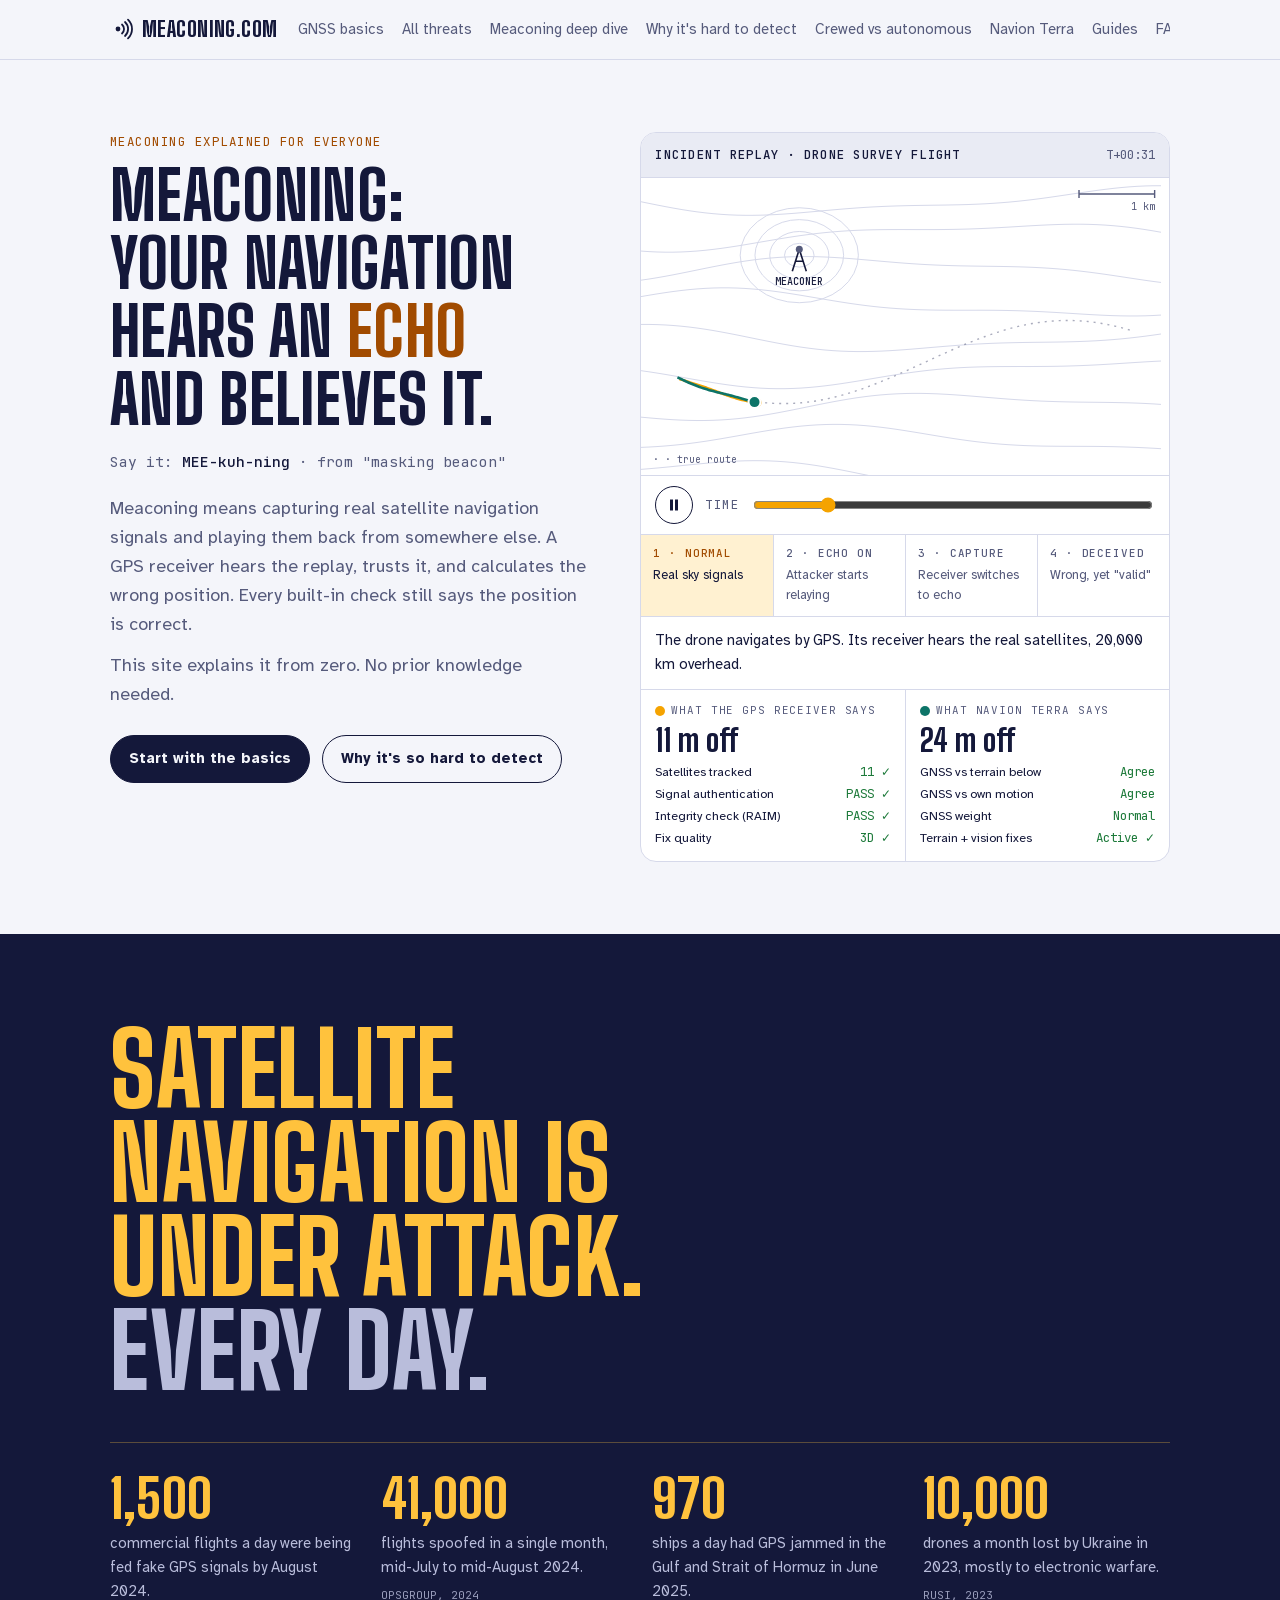
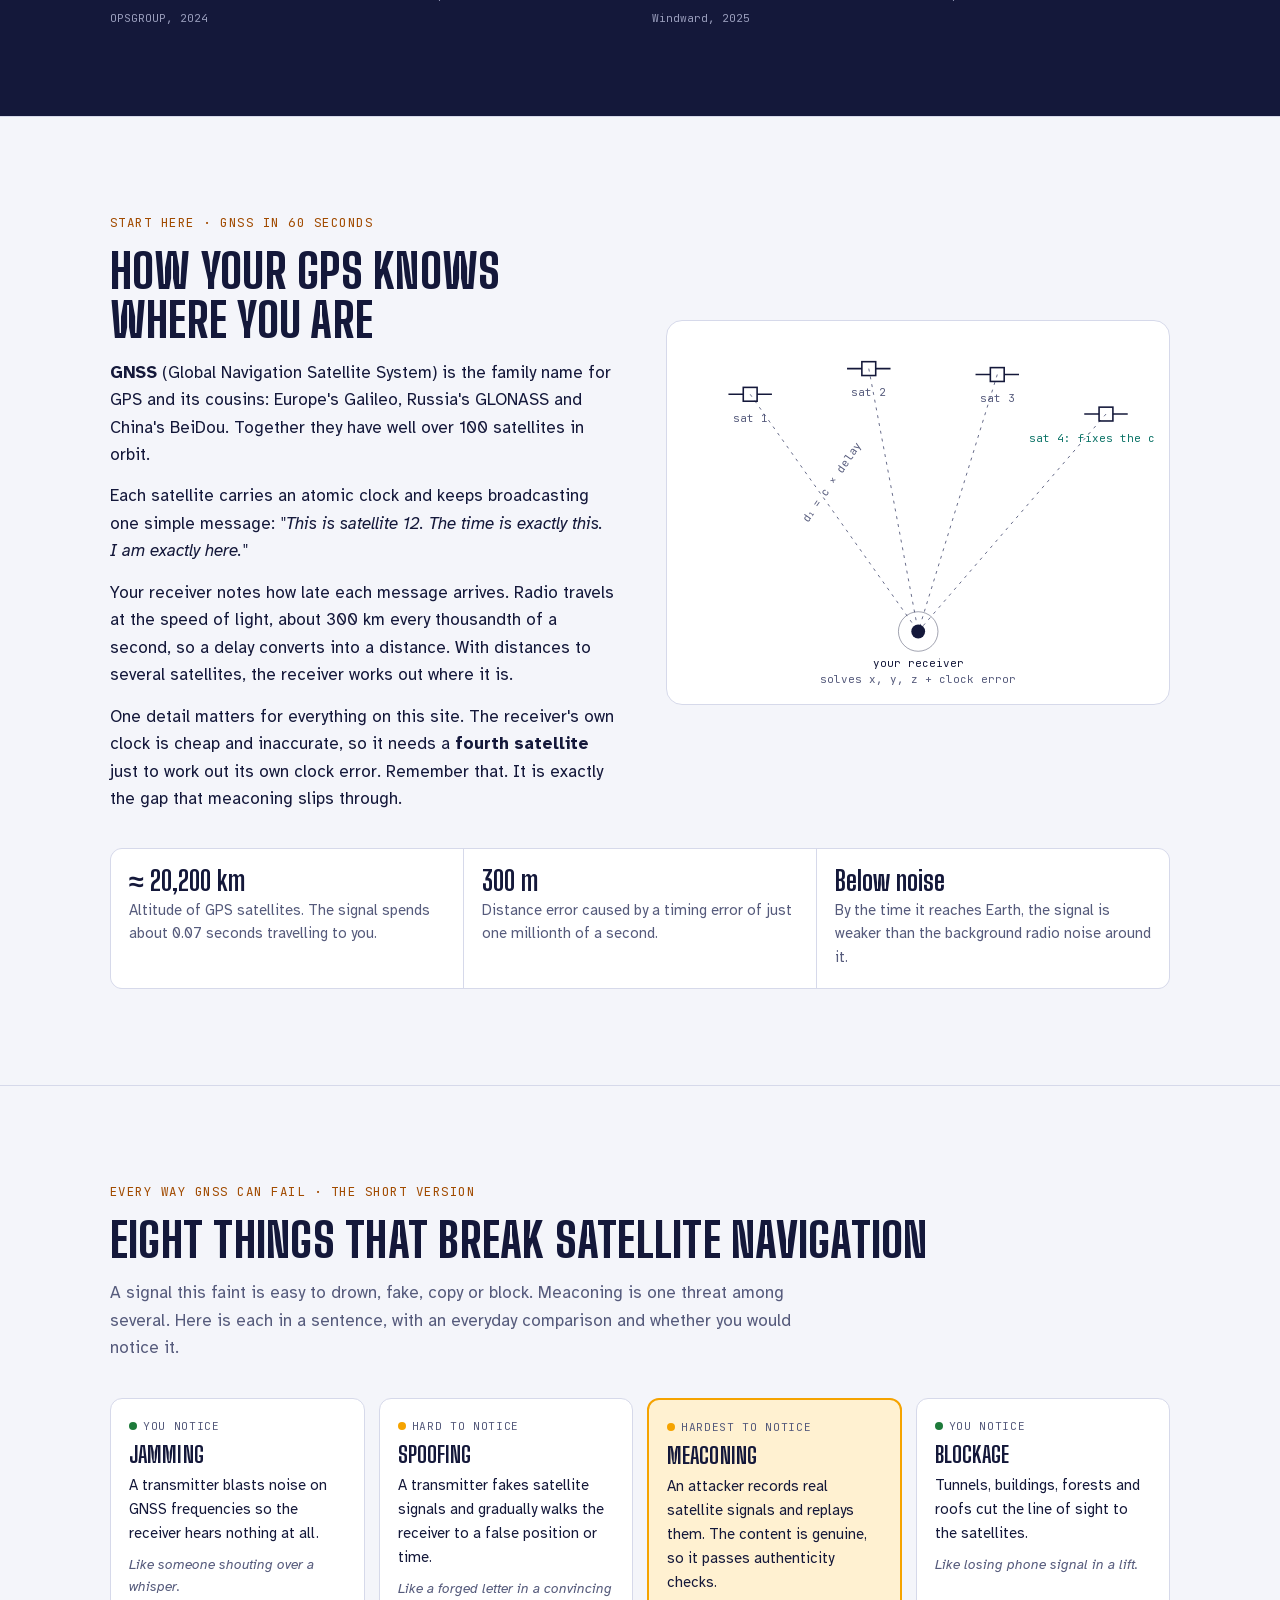
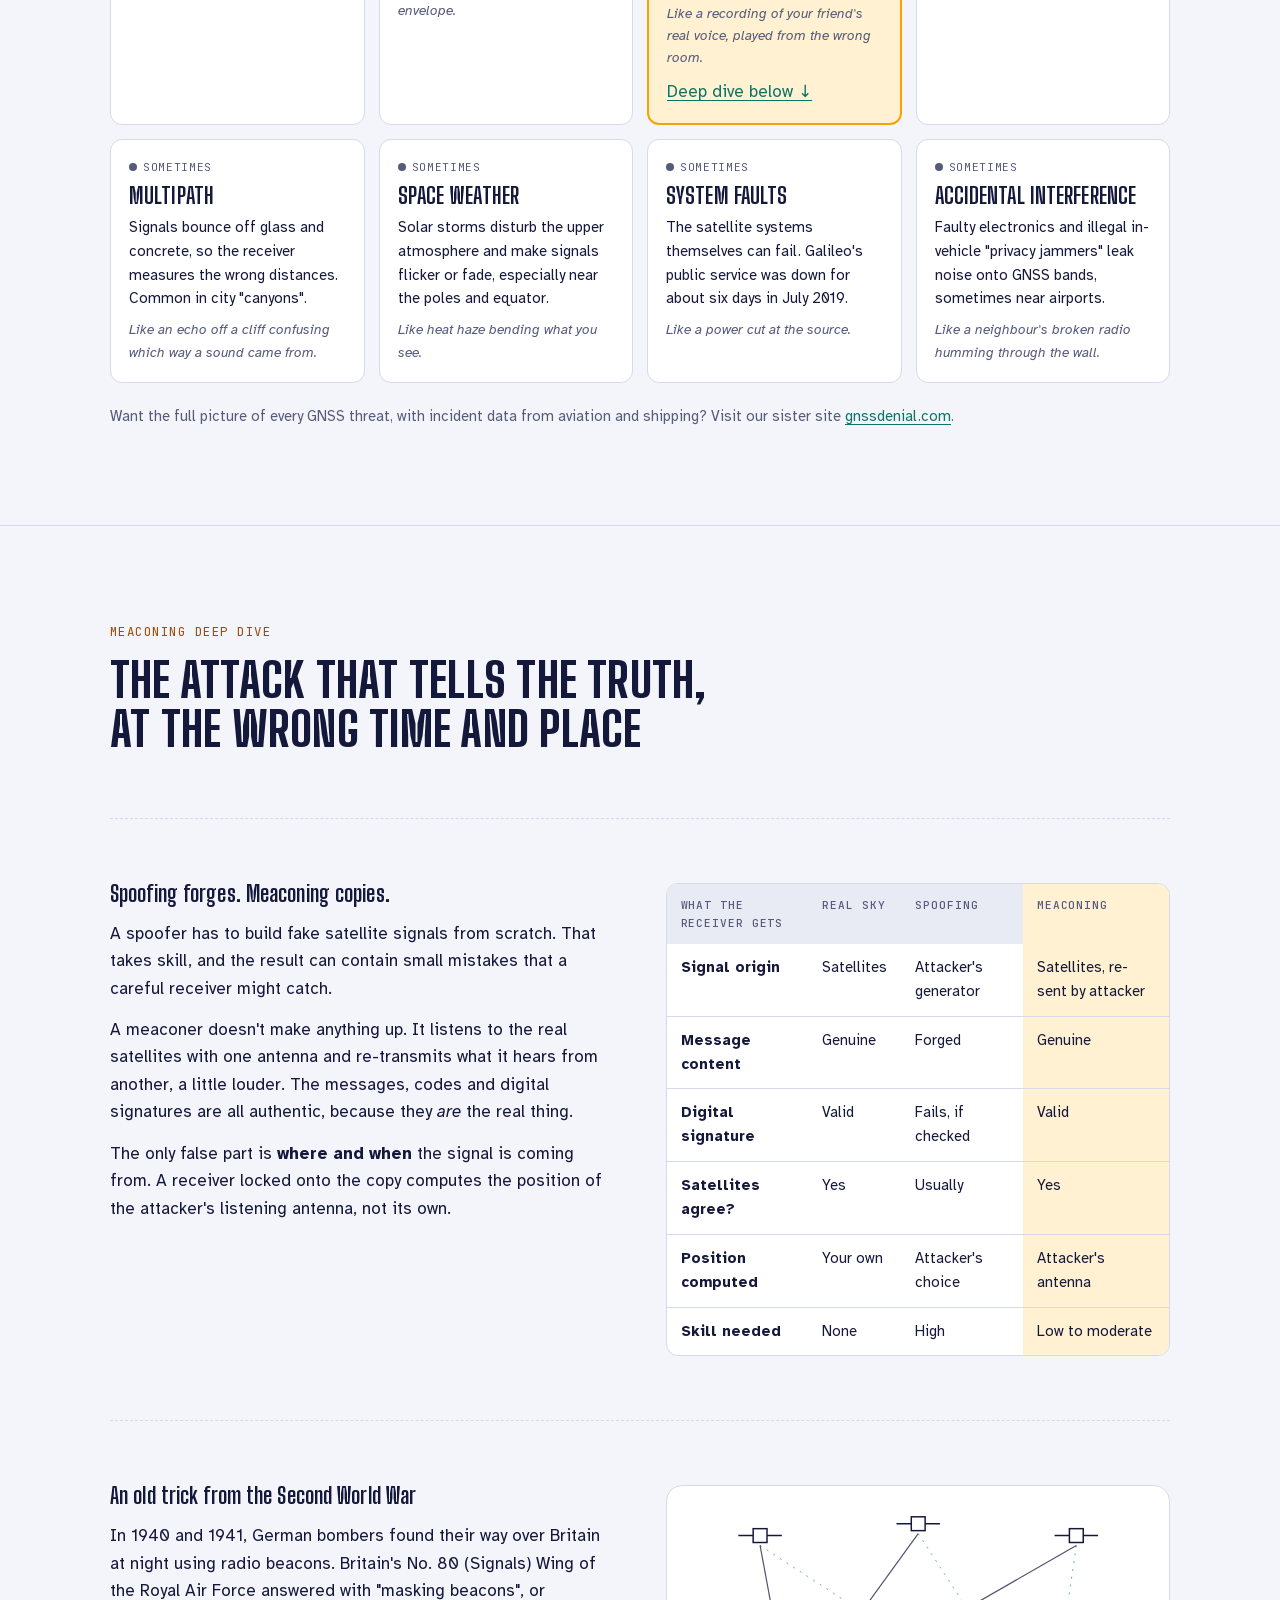
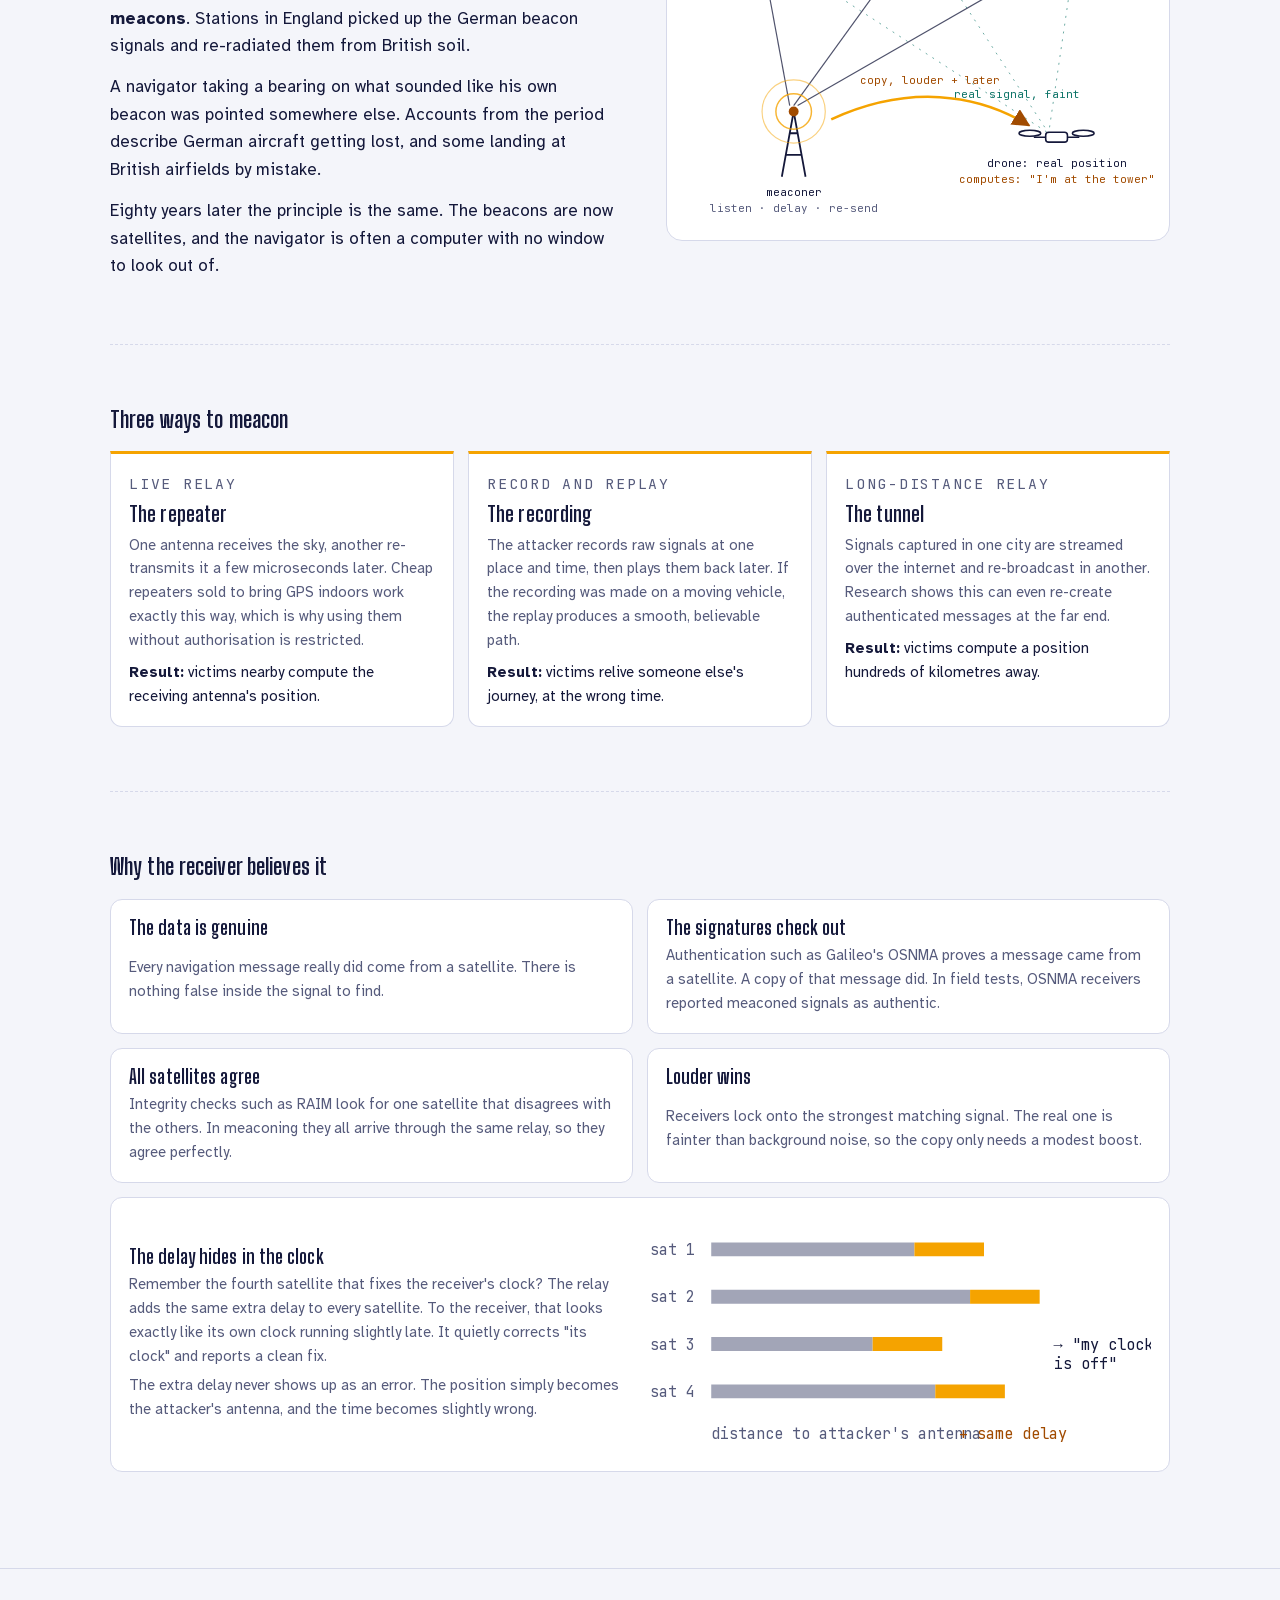
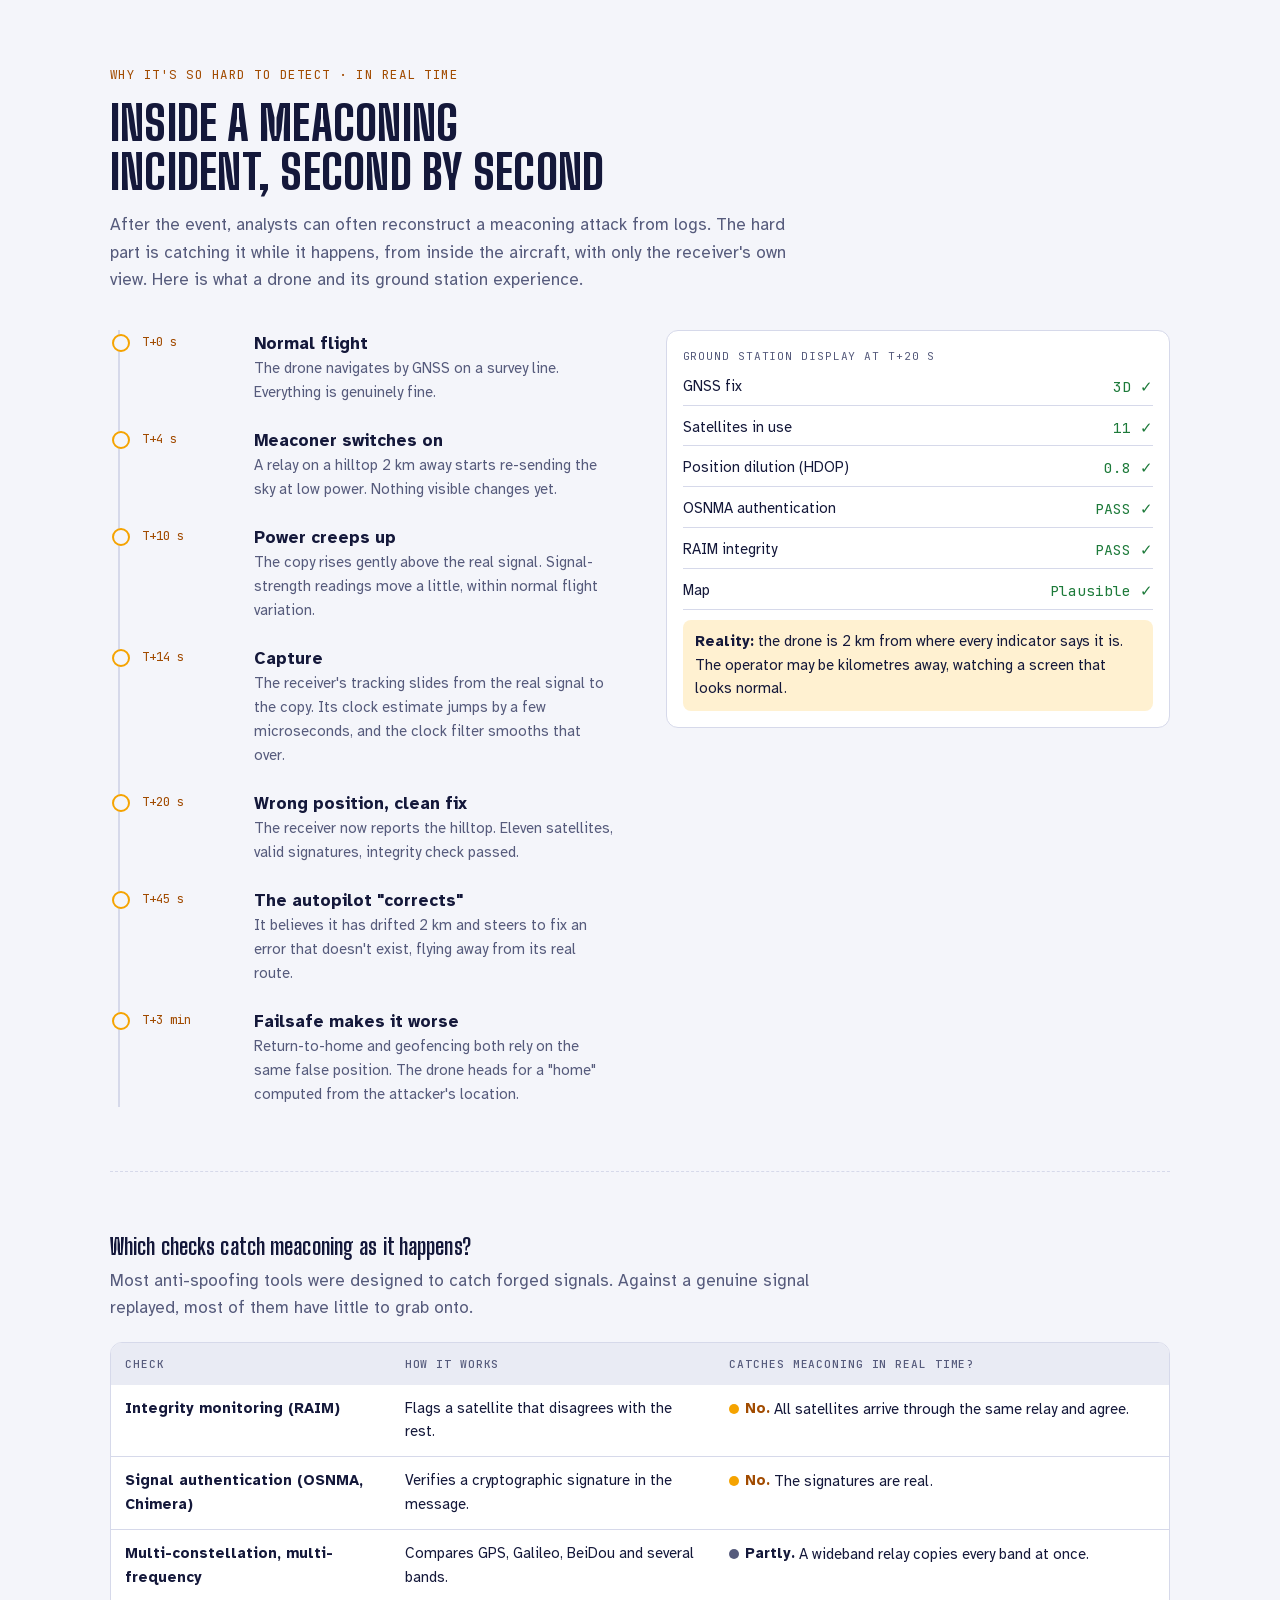
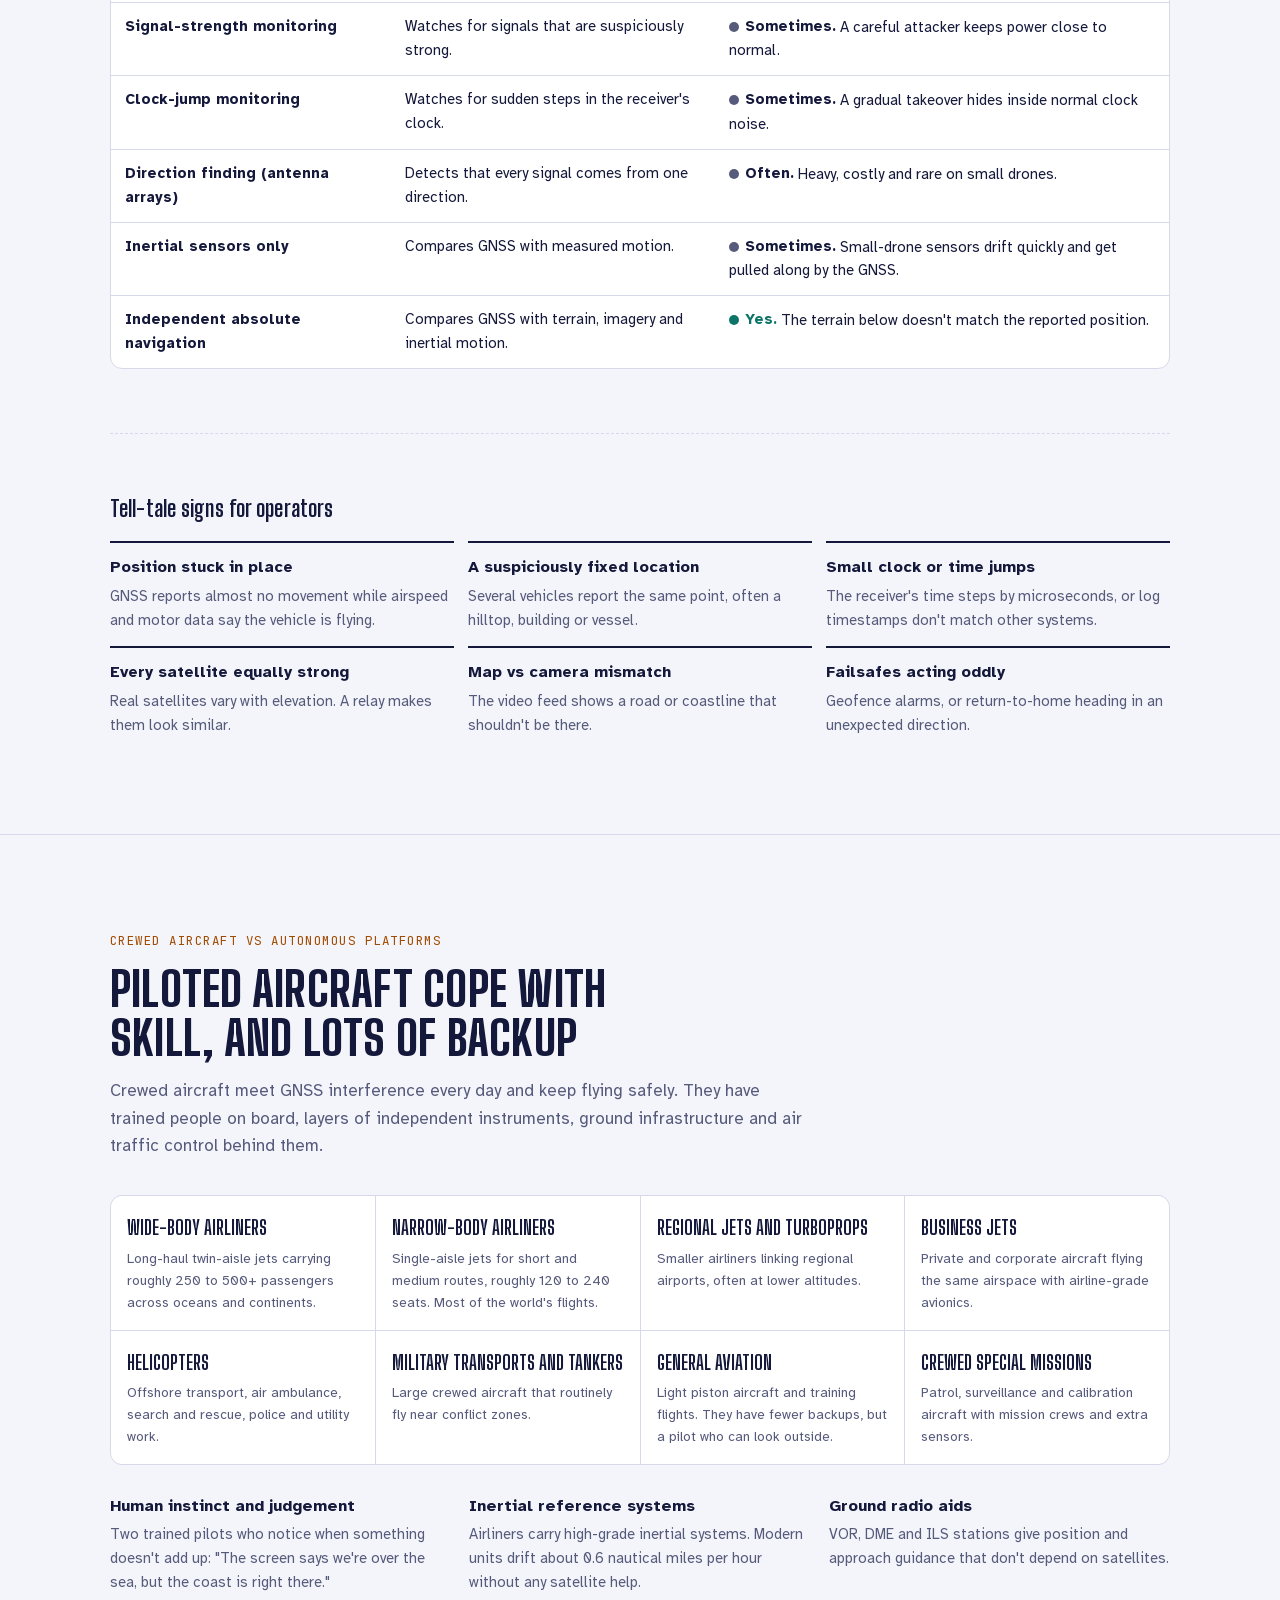
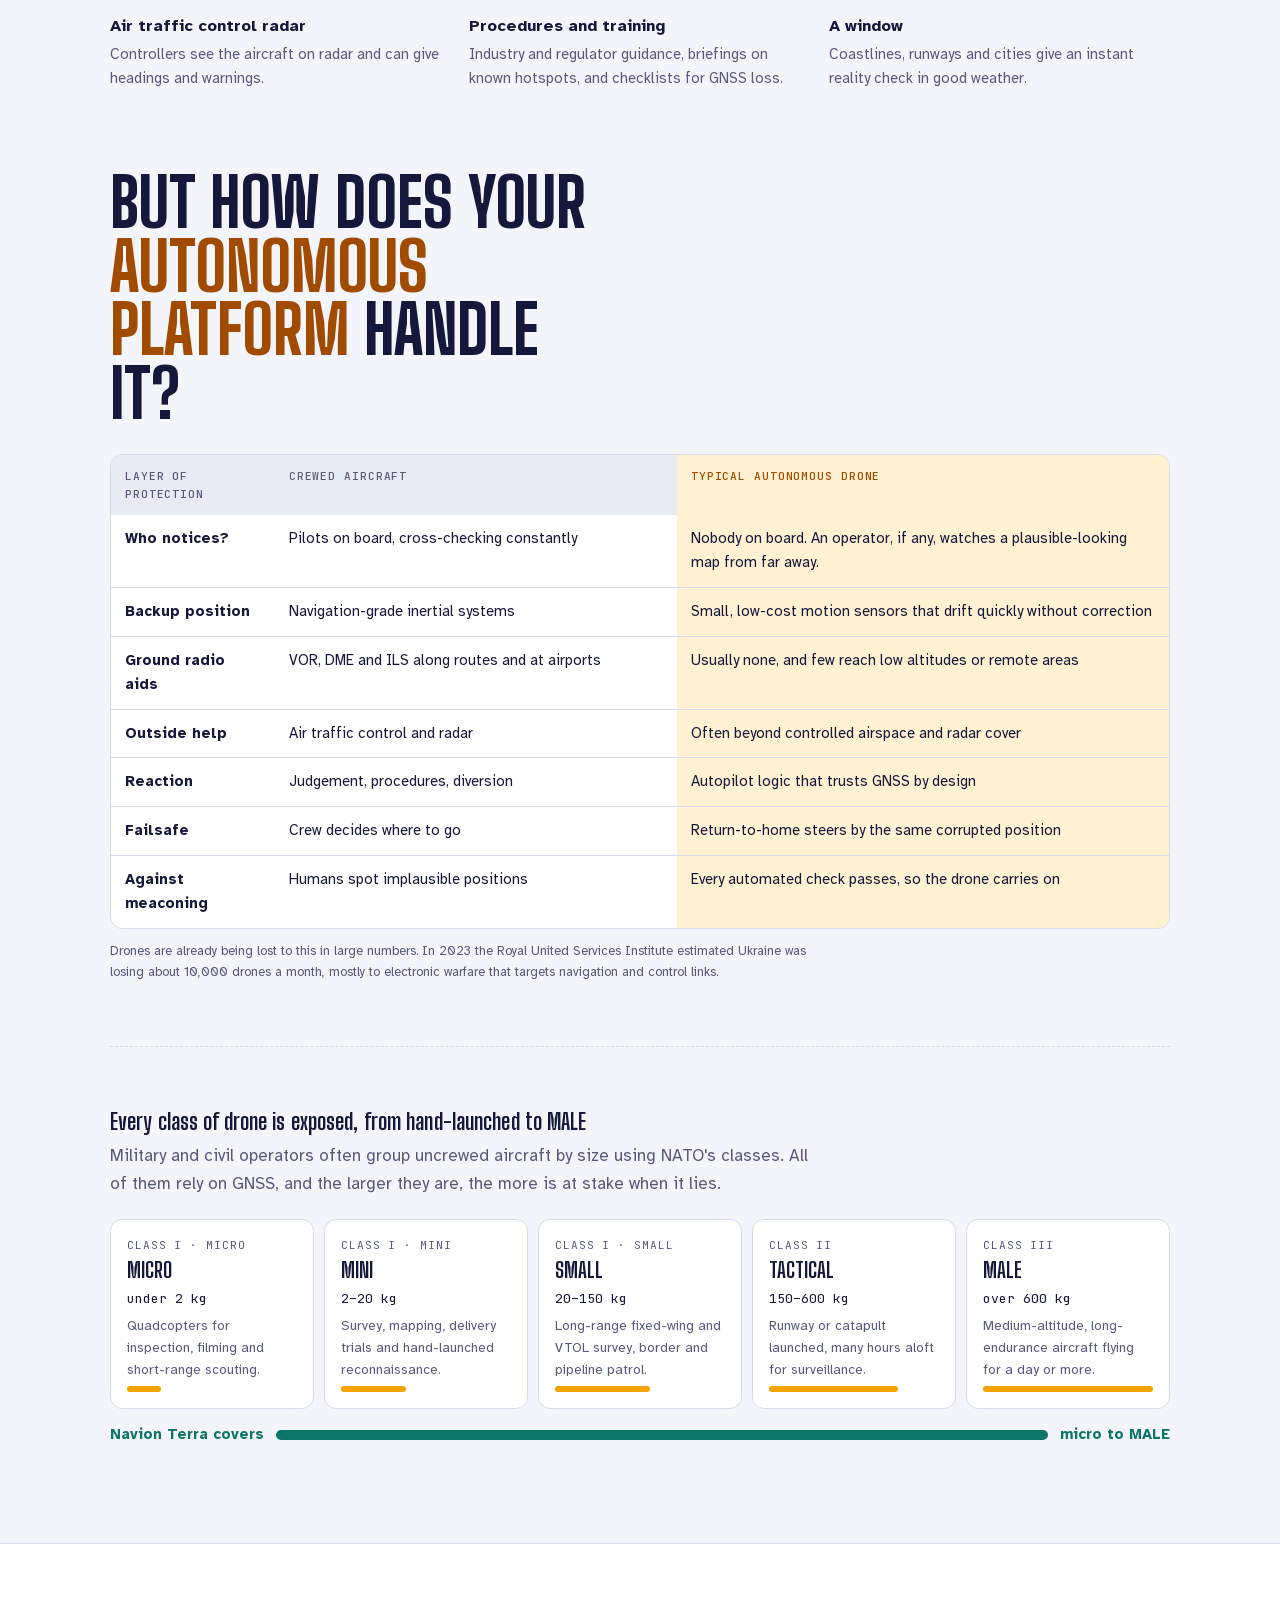
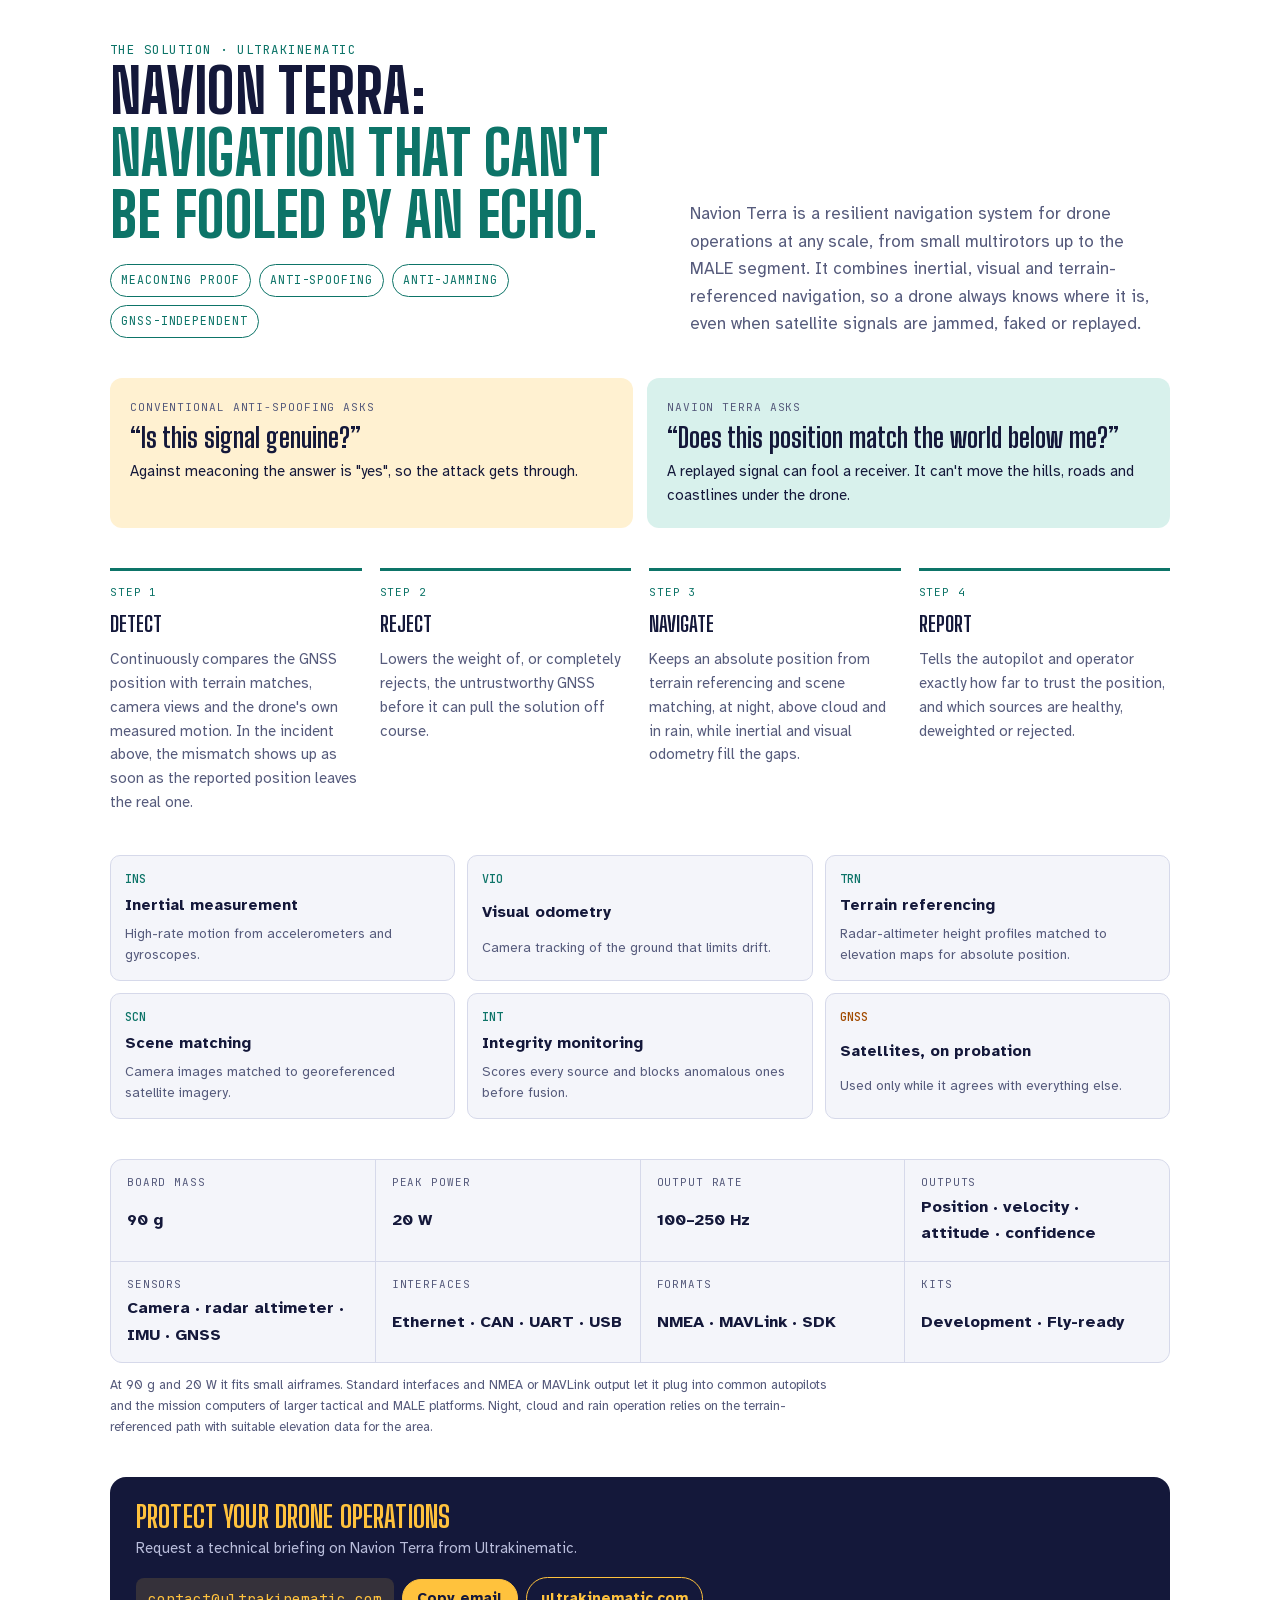
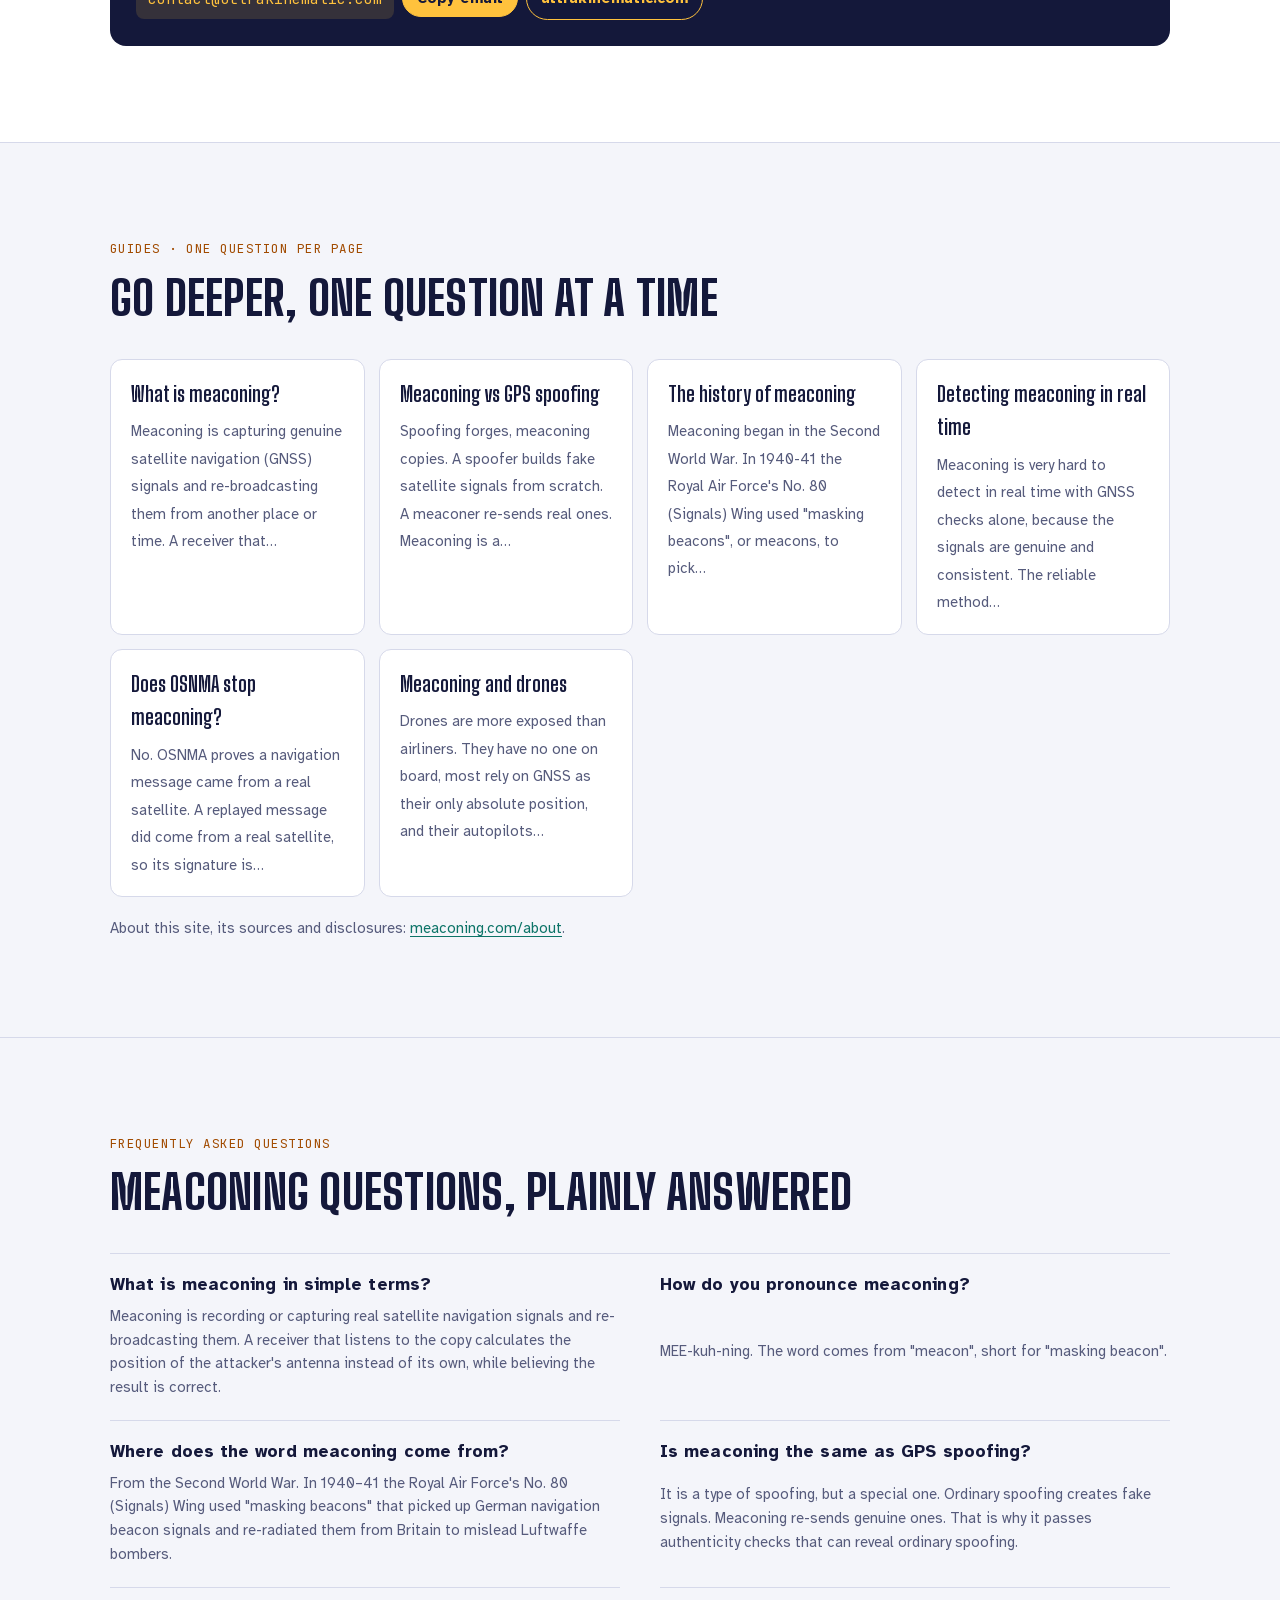
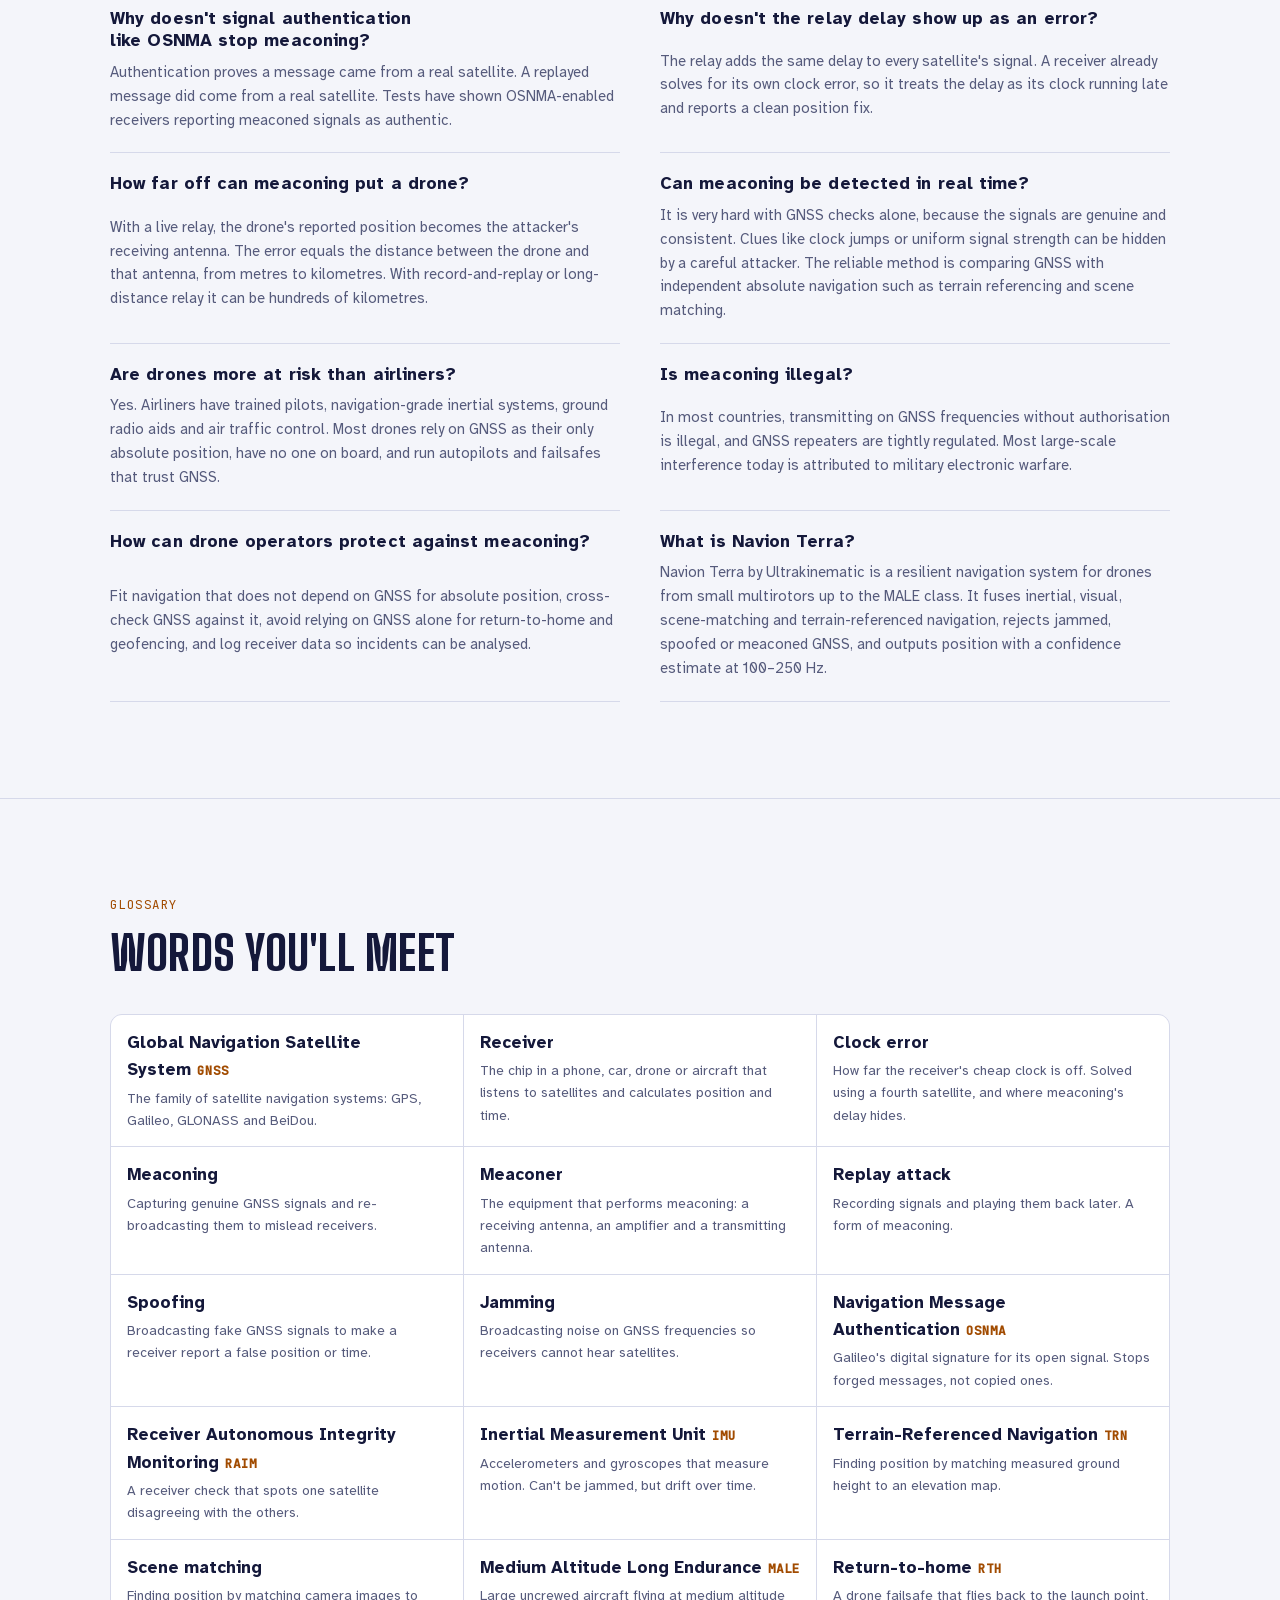
<file: index.html>
<!doctype html>
<html lang="en">
<head>
<meta charset="utf-8">
<meta name="viewport" content="width=device-width, initial-scale=1, viewport-fit=cover">
<title>Meaconing Explained: GNSS Replay Attacks and Why They&#x27;re Hard to Detect</title>
<meta name="description" content="Meaconing explained from zero: how GNSS signals are captured and replayed, why replay attacks pass authentication and integrity checks, how crewed aircraft cope, and how drones up to MALE class stay on course with Navion Terra.">
<link rel="canonical" href="https://meaconing.com/">
<meta name="robots" content="index, follow, max-snippet:-1, max-image-preview:large, max-video-preview:-1">
<meta name="author" content="meaconing.com">
<meta name="keywords" content="meaconing, meacon, GNSS replay attack, GPS replay attack, GPS spoofing, GPS jamming, OSNMA meaconing, detect meaconing, drone GPS spoofing, GNSS-denied navigation, MALE UAV navigation, Navion Terra">
<meta name="theme-color" content="#f4f5fa" media="(prefers-color-scheme: light)">
<meta name="theme-color" content="#0c0f2b" media="(prefers-color-scheme: dark)">
<meta property="og:type" content="article">
<meta property="og:site_name" content="meaconing.com">
<meta property="og:title" content="Meaconing explained: when your navigation hears an echo and believes it">
<meta property="og:description" content="Meaconing explained from zero: how GNSS signals are captured and replayed, why replay attacks pass authentication and integrity checks, how crewed aircraft cope, and how drones up to MALE class stay on course with Navion Terra.">
<meta property="og:url" content="https://meaconing.com/">
<meta property="og:image" content="https://meaconing.com/og-image.png">
<meta property="og:image:width" content="1200">
<meta property="og:image:height" content="630">
<meta property="og:image:alt" content="Satellite navigation is under attack. Every day. Meaconing explained at meaconing.com">
<meta property="og:locale" content="en_US">
<meta property="article:published_time" content="2026-10-06">
<meta property="article:modified_time" content="2026-10-07">
<meta name="twitter:card" content="summary_large_image">
<meta name="twitter:title" content="Meaconing explained: when your navigation hears an echo and believes it">
<meta name="twitter:description" content="Meaconing explained from zero: how GNSS signals are captured and replayed, why replay attacks pass authentication and integrity checks, how crewed aircraft cope, and how drones up to MALE class stay on course with Navion Terra.">
<meta name="twitter:image" content="https://meaconing.com/og-image.png">
<link rel="icon" href="/favicon.svg" type="image/svg+xml">
<link rel="icon" href="/favicon-32.png" sizes="32x32" type="image/png">
<link rel="apple-touch-icon" href="/apple-touch-icon.png">
<link rel="manifest" href="/site.webmanifest">
<link rel="alternate" type="text/markdown" title="LLM-readable version" href="/llms-full.txt">
<script type="application/ld+json">
{
 "@context": "https://schema.org",
 "@graph": [
  {
   "@type": "WebSite",
   "@id": "https://meaconing.com/#website",
   "url": "https://meaconing.com/",
   "name": "meaconing.com",
   "alternateName": "Meaconing explained",
   "description": "Meaconing explained from zero: how GNSS signals are captured and replayed, why replay attacks pass authentication and integrity checks, how crewed aircraft cope, and how drones up to MALE class stay on course with Navion Terra.",
   "inLanguage": "en",
   "publisher": {
    "@id": "https://meaconing.com/#org"
   }
  },
  {
   "@type": "Organization",
   "@id": "https://meaconing.com/#org",
   "name": "meaconing.com",
   "url": "https://meaconing.com/",
   "logo": "https://meaconing.com/icon-512.png",
   "sameAs": [
    "https://gnssdenial.com/"
   ],
   "description": "Educational site explaining meaconing, the replay of genuine GNSS signals, for readers with no prior knowledge.",
   "contactPoint": {
    "@type": "ContactPoint",
    "contactType": "editorial",
    "email": "contact@meaconing.com"
   }
  },
  {
   "@type": "TechArticle",
   "@id": "https://meaconing.com/#article",
   "headline": "Meaconing: your navigation hears an echo and believes it",
   "alternativeHeadline": "Meaconing explained from zero: GNSS replay attacks and how to defend against them",
   "description": "Meaconing explained from zero: how GNSS signals are captured and replayed, why replay attacks pass authentication and integrity checks, how crewed aircraft cope, and how drones up to MALE class stay on course with Navion Terra.",
   "url": "https://meaconing.com/",
   "mainEntityOfPage": "https://meaconing.com/",
   "inLanguage": "en",
   "datePublished": "2026-10-06",
   "dateModified": "2026-10-07",
   "image": "https://meaconing.com/og-image.png",
   "author": {
    "@id": "https://meaconing.com/#org"
   },
   "publisher": {
    "@id": "https://meaconing.com/#org"
   },
   "isPartOf": {
    "@id": "https://meaconing.com/#website"
   },
   "proficiencyLevel": "Beginner",
   "keywords": "meaconing, meacon, GNSS replay attack, GPS replay attack, GPS spoofing, GPS jamming, OSNMA meaconing, detect meaconing, drone GPS spoofing, GNSS-denied navigation, MALE UAV navigation, Navion Terra",
   "about": [
    {
     "@id": "https://meaconing.com/#term-meaconing"
    },
    {
     "@id": "https://meaconing.com/#term-replay-attack"
    },
    {
     "@id": "https://meaconing.com/#term-spoofing"
    },
    {
     "@type": "Thing",
     "name": "Meaconing",
     "sameAs": [
      "https://en.wikipedia.org/wiki/Meaconing",
      "https://www.wikidata.org/wiki/Q6803124"
     ]
    },
    {
     "@type": "Thing",
     "name": "Satellite navigation (GNSS)",
     "sameAs": [
      "https://en.wikipedia.org/wiki/Satellite_navigation",
      "https://www.wikidata.org/wiki/Q179435"
     ]
    }
   ],
   "mentions": [
    {
     "@id": "https://meaconing.com/#navion-terra"
    }
   ],
   "relatedLink": [
    "https://gnssdenial.com/",
    "https://meaconing.com/what-is-meaconing/",
    "https://meaconing.com/meaconing-vs-spoofing/",
    "https://meaconing.com/history-of-meaconing/",
    "https://meaconing.com/detect-meaconing/",
    "https://meaconing.com/osnma-and-meaconing/",
    "https://meaconing.com/meaconing-and-drones/",
    "https://meaconing.com/about/"
   ],
   "citation": [
    "https://ops.group/dashboard/wp-content/uploads/2024/09/GPS-Spoofing-Final-Report-OPSGROUP-WG-OG24.pdf",
    "https://windward.ai/blog/middle-east-on-the-precipice-gps-jamming-in-the-arabian-gulf-and-strait-of-hormuz-disrupts-970-ships-daily/",
    "https://www.forbes.com/sites/davidhambling/2023/05/22/ukraine-drones-losses-are-10000-per-month/",
    "https://www.unmannedairspace.info/counter-uas-systems-and-policies/ukrainian-drone-losses-at-10000-a-month-new-research-from-rusi/",
    "https://skybrary.aero/articles/inertial-reference-system-irs",
    "https://ic.iata.org/sites/default/files/iata_sih_document_attachment/IATA%20Safety%20Risk%20Assessment%20-%20GNSS%20Interference%20V5.pdf",
    "https://web.stanford.edu/group/scpnt/gpslab/pubs/books/Chapter3ConventionalNavigation.pdf",
    "https://insidegnss.com/osnma-necessary-but-not-sufficient-for-gnss-security/",
    "https://navi.ion.org/content/73/1/navi.738",
    "https://arxiv.org/pdf/2202.11341",
    "https://www.researchgate.net/publication/265008517_Detecting_Meaconing_Attacks_by_Analysing_the_Clock_Bias_of_Gnss_Receivers",
    "https://www.ncbi.nlm.nih.gov/pmc/articles/PMC7070933/",
    "https://www.sbg-systems.com/glossary/meaconing/",
    "https://ultrakinematic.com",
    "https://gnssdenial.com"
   ],
   "hasPart": [
    {
     "@type": "TechArticle",
     "@id": "https://meaconing.com/what-is-meaconing/#article",
     "name": "What is meaconing?",
     "url": "https://meaconing.com/what-is-meaconing/"
    },
    {
     "@type": "TechArticle",
     "@id": "https://meaconing.com/meaconing-vs-spoofing/#article",
     "name": "Meaconing vs GPS spoofing",
     "url": "https://meaconing.com/meaconing-vs-spoofing/"
    },
    {
     "@type": "TechArticle",
     "@id": "https://meaconing.com/history-of-meaconing/#article",
     "name": "The history of meaconing",
     "url": "https://meaconing.com/history-of-meaconing/"
    },
    {
     "@type": "TechArticle",
     "@id": "https://meaconing.com/detect-meaconing/#article",
     "name": "Detecting meaconing in real time",
     "url": "https://meaconing.com/detect-meaconing/"
    },
    {
     "@type": "TechArticle",
     "@id": "https://meaconing.com/osnma-and-meaconing/#article",
     "name": "Does OSNMA stop meaconing?",
     "url": "https://meaconing.com/osnma-and-meaconing/"
    },
    {
     "@type": "TechArticle",
     "@id": "https://meaconing.com/meaconing-and-drones/#article",
     "name": "Meaconing and drones",
     "url": "https://meaconing.com/meaconing-and-drones/"
    }
   ]
  },
  {
   "@type": "FAQPage",
   "@id": "https://meaconing.com/#faq",
   "mainEntity": [
    {
     "@type": "Question",
     "name": "What is meaconing in simple terms?",
     "acceptedAnswer": {
      "@type": "Answer",
      "text": "Meaconing is recording or capturing real satellite navigation signals and re-broadcasting them. A receiver that listens to the copy calculates the position of the attacker's antenna instead of its own, while believing the result is correct."
     }
    },
    {
     "@type": "Question",
     "name": "How do you pronounce meaconing?",
     "acceptedAnswer": {
      "@type": "Answer",
      "text": "MEE-kuh-ning. The word comes from \"meacon\", short for \"masking beacon\"."
     }
    },
    {
     "@type": "Question",
     "name": "Where does the word meaconing come from?",
     "acceptedAnswer": {
      "@type": "Answer",
      "text": "From the Second World War. In 1940–41 the Royal Air Force's No. 80 (Signals) Wing used \"masking beacons\" that picked up German navigation beacon signals and re-radiated them from Britain to mislead Luftwaffe bombers."
     }
    },
    {
     "@type": "Question",
     "name": "Is meaconing the same as GPS spoofing?",
     "acceptedAnswer": {
      "@type": "Answer",
      "text": "It is a type of spoofing, but a special one. Ordinary spoofing creates fake signals. Meaconing re-sends genuine ones. That is why it passes authenticity checks that can reveal ordinary spoofing."
     }
    },
    {
     "@type": "Question",
     "name": "Why doesn't signal authentication like OSNMA stop meaconing?",
     "acceptedAnswer": {
      "@type": "Answer",
      "text": "Authentication proves a message came from a real satellite. A replayed message did come from a real satellite. Tests have shown OSNMA-enabled receivers reporting meaconed signals as authentic."
     }
    },
    {
     "@type": "Question",
     "name": "Why doesn't the relay delay show up as an error?",
     "acceptedAnswer": {
      "@type": "Answer",
      "text": "The relay adds the same delay to every satellite's signal. A receiver already solves for its own clock error, so it treats the delay as its clock running late and reports a clean position fix."
     }
    },
    {
     "@type": "Question",
     "name": "How far off can meaconing put a drone?",
     "acceptedAnswer": {
      "@type": "Answer",
      "text": "With a live relay, the drone's reported position becomes the attacker's receiving antenna. The error equals the distance between the drone and that antenna, from metres to kilometres. With record-and-replay or long-distance relay it can be hundreds of kilometres."
     }
    },
    {
     "@type": "Question",
     "name": "Can meaconing be detected in real time?",
     "acceptedAnswer": {
      "@type": "Answer",
      "text": "It is very hard with GNSS checks alone, because the signals are genuine and consistent. Clues like clock jumps or uniform signal strength can be hidden by a careful attacker. The reliable method is comparing GNSS with independent absolute navigation such as terrain referencing and scene matching."
     }
    },
    {
     "@type": "Question",
     "name": "Are drones more at risk than airliners?",
     "acceptedAnswer": {
      "@type": "Answer",
      "text": "Yes. Airliners have trained pilots, navigation-grade inertial systems, ground radio aids and air traffic control. Most drones rely on GNSS as their only absolute position, have no one on board, and run autopilots and failsafes that trust GNSS."
     }
    },
    {
     "@type": "Question",
     "name": "Is meaconing illegal?",
     "acceptedAnswer": {
      "@type": "Answer",
      "text": "In most countries, transmitting on GNSS frequencies without authorisation is illegal, and GNSS repeaters are tightly regulated. Most large-scale interference today is attributed to military electronic warfare."
     }
    },
    {
     "@type": "Question",
     "name": "How can drone operators protect against meaconing?",
     "acceptedAnswer": {
      "@type": "Answer",
      "text": "Fit navigation that does not depend on GNSS for absolute position, cross-check GNSS against it, avoid relying on GNSS alone for return-to-home and geofencing, and log receiver data so incidents can be analysed."
     }
    },
    {
     "@type": "Question",
     "name": "What is Navion Terra?",
     "acceptedAnswer": {
      "@type": "Answer",
      "text": "Navion Terra by Ultrakinematic is a resilient navigation system for drones from small multirotors up to the MALE class. It fuses inertial, visual, scene-matching and terrain-referenced navigation, rejects jammed, spoofed or meaconed GNSS, and outputs position with a confidence estimate at 100–250 Hz."
     }
    }
   ]
  },
  {
   "@type": "DefinedTermSet",
   "@id": "https://meaconing.com/#glossary",
   "name": "Meaconing and GNSS glossary",
   "hasDefinedTerm": [
    {
     "@type": "DefinedTerm",
     "@id": "https://meaconing.com/#term-global-navigation-satellite-system",
     "name": "Global Navigation Satellite System",
     "description": "The family of satellite navigation systems: GPS, Galileo, GLONASS and BeiDou.",
     "inDefinedTermSet": "https://meaconing.com/#glossary",
     "termCode": "GNSS",
     "sameAs": [
      "https://en.wikipedia.org/wiki/Satellite_navigation",
      "https://www.wikidata.org/wiki/Q179435"
     ]
    },
    {
     "@type": "DefinedTerm",
     "@id": "https://meaconing.com/#term-receiver",
     "name": "Receiver",
     "description": "The chip in a phone, car, drone or aircraft that listens to satellites and calculates position and time.",
     "inDefinedTermSet": "https://meaconing.com/#glossary"
    },
    {
     "@type": "DefinedTerm",
     "@id": "https://meaconing.com/#term-clock-error",
     "name": "Clock error",
     "description": "How far the receiver's cheap clock is off. Solved using a fourth satellite, and where meaconing's delay hides.",
     "inDefinedTermSet": "https://meaconing.com/#glossary"
    },
    {
     "@type": "DefinedTerm",
     "@id": "https://meaconing.com/#term-meaconing",
     "name": "Meaconing",
     "description": "Capturing genuine GNSS signals and re-broadcasting them to mislead receivers.",
     "inDefinedTermSet": "https://meaconing.com/#glossary",
     "sameAs": [
      "https://en.wikipedia.org/wiki/Meaconing",
      "https://www.wikidata.org/wiki/Q6803124"
     ]
    },
    {
     "@type": "DefinedTerm",
     "@id": "https://meaconing.com/#term-meaconer",
     "name": "Meaconer",
     "description": "The equipment that performs meaconing: a receiving antenna, an amplifier and a transmitting antenna.",
     "inDefinedTermSet": "https://meaconing.com/#glossary"
    },
    {
     "@type": "DefinedTerm",
     "@id": "https://meaconing.com/#term-replay-attack",
     "name": "Replay attack",
     "description": "Recording signals and playing them back later. A form of meaconing.",
     "inDefinedTermSet": "https://meaconing.com/#glossary",
     "sameAs": [
      "https://en.wikipedia.org/wiki/Replay_attack",
      "https://www.wikidata.org/wiki/Q1756025"
     ]
    },
    {
     "@type": "DefinedTerm",
     "@id": "https://meaconing.com/#term-spoofing",
     "name": "Spoofing",
     "description": "Broadcasting fake GNSS signals to make a receiver report a false position or time.",
     "inDefinedTermSet": "https://meaconing.com/#glossary",
     "sameAs": [
      "https://en.wikipedia.org/wiki/GNSS_spoofing",
      "https://www.wikidata.org/wiki/Q1486517"
     ]
    },
    {
     "@type": "DefinedTerm",
     "@id": "https://meaconing.com/#term-jamming",
     "name": "Jamming",
     "description": "Broadcasting noise on GNSS frequencies so receivers cannot hear satellites.",
     "inDefinedTermSet": "https://meaconing.com/#glossary"
    },
    {
     "@type": "DefinedTerm",
     "@id": "https://meaconing.com/#term-navigation-message-authentication",
     "name": "Navigation Message Authentication",
     "description": "Galileo's digital signature for its open signal. Stops forged messages, not copied ones.",
     "inDefinedTermSet": "https://meaconing.com/#glossary",
     "termCode": "OSNMA"
    },
    {
     "@type": "DefinedTerm",
     "@id": "https://meaconing.com/#term-receiver-autonomous-integrity-monitoring",
     "name": "Receiver Autonomous Integrity Monitoring",
     "description": "A receiver check that spots one satellite disagreeing with the others.",
     "inDefinedTermSet": "https://meaconing.com/#glossary",
     "termCode": "RAIM",
     "sameAs": [
      "https://en.wikipedia.org/wiki/Receiver_autonomous_integrity_monitoring",
      "https://www.wikidata.org/wiki/Q2135146"
     ]
    },
    {
     "@type": "DefinedTerm",
     "@id": "https://meaconing.com/#term-inertial-measurement-unit",
     "name": "Inertial Measurement Unit",
     "description": "Accelerometers and gyroscopes that measure motion. Can't be jammed, but drift over time.",
     "inDefinedTermSet": "https://meaconing.com/#glossary",
     "termCode": "IMU"
    },
    {
     "@type": "DefinedTerm",
     "@id": "https://meaconing.com/#term-terrain-referenced-navigation",
     "name": "Terrain-Referenced Navigation",
     "description": "Finding position by matching measured ground height to an elevation map.",
     "inDefinedTermSet": "https://meaconing.com/#glossary",
     "termCode": "TRN"
    },
    {
     "@type": "DefinedTerm",
     "@id": "https://meaconing.com/#term-scene-matching",
     "name": "Scene matching",
     "description": "Finding position by matching camera images to satellite imagery.",
     "inDefinedTermSet": "https://meaconing.com/#glossary"
    },
    {
     "@type": "DefinedTerm",
     "@id": "https://meaconing.com/#term-medium-altitude-long-endurance",
     "name": "Medium Altitude Long Endurance",
     "description": "Large uncrewed aircraft flying at medium altitude for a day or more. NATO Class III.",
     "inDefinedTermSet": "https://meaconing.com/#glossary",
     "termCode": "MALE"
    },
    {
     "@type": "DefinedTerm",
     "@id": "https://meaconing.com/#term-return-to-home",
     "name": "Return-to-home",
     "description": "A drone failsafe that flies back to the launch point, usually guided by GNSS.",
     "inDefinedTermSet": "https://meaconing.com/#glossary",
     "termCode": "RTH"
    }
   ]
  },
  {
   "@type": "Product",
   "@id": "https://meaconing.com/#navion-terra",
   "name": "Navion Terra",
   "description": "Resilient visual-inertial and terrain-referenced navigation system for drone operations at any scale up to the MALE segment. Detects and rejects jammed, spoofed and meaconed GNSS by cross-checking against terrain, imagery and inertial motion.",
   "brand": {
    "@type": "Brand",
    "name": "Ultrakinematic"
   },
   "manufacturer": {
    "@type": "Organization",
    "name": "Ultrakinematic",
    "url": "https://ultrakinematic.com",
    "email": "contact@ultrakinematic.com"
   },
   "url": "https://ultrakinematic.com",
   "category": "GNSS-independent navigation system for uncrewed aircraft",
   "additionalProperty": [
    {
     "@type": "PropertyValue",
     "name": "Platform range",
     "value": "Micro, mini, small, tactical and MALE uncrewed aircraft (NATO Class I to III)"
    },
    {
     "@type": "PropertyValue",
     "name": "Board mass",
     "value": "90 g"
    },
    {
     "@type": "PropertyValue",
     "name": "Peak power draw",
     "value": "20 W"
    },
    {
     "@type": "PropertyValue",
     "name": "Navigation output rate",
     "value": "100–250 Hz"
    },
    {
     "@type": "PropertyValue",
     "name": "Sensor integration",
     "value": "Camera, radar altimeter, IMU, GNSS"
    },
    {
     "@type": "PropertyValue",
     "name": "Interfaces",
     "value": "Ethernet, CAN, UART, USB"
    },
    {
     "@type": "PropertyValue",
     "name": "Output formats",
     "value": "NMEA, MAVLink, custom SDK"
    },
    {
     "@type": "PropertyValue",
     "name": "Threats handled",
     "value": "GNSS jamming, spoofing and meaconing"
    }
   ]
  },
  {
   "@type": "BreadcrumbList",
   "itemListElement": [
    {
     "@type": "ListItem",
     "position": 1,
     "name": "meaconing.com",
     "item": "https://meaconing.com/"
    }
   ]
  }
 ]
}
</script>
<style>:root{padding-top:env(safe-area-inset-top,0px);padding-bottom:env(safe-area-inset-bottom,0px)}body{margin:0}img{max-width:100%}[hidden]{display:none!important}</style>
<link rel="preload" href="/fonts/big-shoulders-display-800-latin.woff2" as="font" type="font/woff2" crossorigin>
<link rel="preload" href="/fonts/atkinson-hyperlegible-400-latin.woff2" as="font" type="font/woff2" crossorigin>
<link rel="stylesheet" href="/fonts/fonts.css">
<style>
/* Layout: a night-sky field guide. One reading column for beginners, widened for diagrams and tables; signal-yellow marks the echo (the attack), teal marks independent navigation. */
:root{
  --bg:#f4f5fa; --surface:#ffffff; --sunk:#e9ebf4; --ink:#14183a; --muted:#565b7c; --line:#d6d9ea;
  --echo:#a14b00; --echo-fill:#f5a300; --echo-soft:#fff1d1; --safe:#0d7468; --safe-soft:#d8f1ec; --ok:#1d7a3a;
  --band:#14183a; --band-ink:#ffc23d; --band-muted:#b9bddb;
  --f-display:"Big Shoulders Display","Arial Narrow","Roboto Condensed",sans-serif;
  --f-body:"Atkinson Hyperlegible",system-ui,-apple-system,"Segoe UI",sans-serif;
  --f-mono:"JetBrains Mono",ui-monospace,Menlo,monospace;
  --t-xs:.78rem; --t-sm:.92rem; --t-md:1.06rem; --t-lg:1.4rem; --t-xl:clamp(2rem,4.4vw,3rem); --t-hero:clamp(2.4rem,5.2vw,4.3rem);
  --r:12px;
}
@media (prefers-color-scheme: dark){:root:not([data-theme="light"]){
  --bg:#0c0f2b; --surface:#141943; --sunk:#10143a; --ink:#eceefd; --muted:#a4a9cc; --line:#272d5e;
  --echo:#ffc23d; --echo-fill:#ffc23d; --echo-soft:#33290f; --safe:#3ad6c0; --safe-soft:#123b3c; --ok:#5ad08a;
  --band:#05071c; --band-ink:#ffc23d; --band-muted:#9da2c8; color-scheme:dark}}
:root[data-theme="dark"]{
  --bg:#0c0f2b; --surface:#141943; --sunk:#10143a; --ink:#eceefd; --muted:#a4a9cc; --line:#272d5e;
  --echo:#ffc23d; --echo-fill:#ffc23d; --echo-soft:#33290f; --safe:#3ad6c0; --safe-soft:#123b3c; --ok:#5ad08a;
  --band:#05071c; --band-ink:#ffc23d; --band-muted:#9da2c8; color-scheme:dark}

*{box-sizing:border-box}
html{scroll-behavior:smooth}
@media (prefers-reduced-motion: reduce){html{scroll-behavior:auto}}
body{background:var(--bg);color:var(--ink);font-family:var(--f-body);font-size:var(--t-md);line-height:1.62}
a{color:var(--safe);text-underline-offset:3px}
a:focus-visible,button:focus-visible,input:focus-visible{outline:2px solid var(--echo);outline-offset:3px;border-radius:4px}
.wrap{max-width:1140px;margin:0 auto;padding-inline:clamp(16px,4vw,40px)}
h1,h2,h3{font-family:var(--f-display);line-height:1.02;text-wrap:balance;margin:0;font-weight:800;letter-spacing:.005em}
h2{font-size:var(--t-xl);text-transform:uppercase}
h3{font-size:var(--t-lg);font-weight:700}
p{margin:0}
.lede{color:var(--muted);max-width:64ch}
.eyebrow{font-family:var(--f-mono);font-size:var(--t-xs);letter-spacing:.12em;text-transform:uppercase;color:var(--echo)}
.eyebrow.safe{color:var(--safe)}
.tab{font-variant-numeric:tabular-nums}
.sechead{display:grid;gap:14px;margin-bottom:36px;max-width:820px}
section{padding-block:clamp(56px,8vw,96px)}
section+section{border-top:1px solid var(--line)}
.prose{display:grid;gap:14px;max-width:66ch}

/* nav */
.nav{position:sticky;top:env(safe-area-inset-top,0px);z-index:30;background:color-mix(in srgb,var(--bg) 90%,transparent);backdrop-filter:blur(8px);border-bottom:1px solid var(--line)}
.nav .wrap{display:flex;align-items:center;gap:20px;padding-block:12px}
.brand{font-family:var(--f-display);font-weight:800;font-size:1.35rem;letter-spacing:.02em;color:var(--ink);text-decoration:none;display:flex;gap:8px;align-items:center;white-space:nowrap}
.navlinks{display:flex;gap:18px;overflow-x:auto;scrollbar-width:none;min-width:0;font-size:var(--t-sm)}
.navlinks::-webkit-scrollbar{display:none}
.navlinks a{color:var(--muted);text-decoration:none;white-space:nowrap}
.navlinks a:hover{color:var(--ink)}

/* hero */
.hero{padding-block:clamp(36px,6vw,72px)}
.hero-grid>*{min-width:0}
.hero-grid{display:grid;grid-template-columns:minmax(0,.95fr) minmax(0,1.05fr);gap:clamp(24px,4vw,56px);align-items:start}
.pron{font-family:var(--f-mono);font-size:var(--t-sm);color:var(--muted);margin-top:16px}
.pron b{color:var(--ink);font-weight:500}
.hero h1{font-size:var(--t-hero);text-transform:uppercase;margin-top:10px}
.hero h1 span{color:var(--echo)}
.hero .lede{margin-top:20px;font-size:1.12rem}
.cta{display:flex;flex-wrap:wrap;gap:12px;margin-top:26px}
.btn{display:inline-flex;align-items:center;gap:8px;padding:11px 18px;border-radius:999px;font-weight:700;font-size:var(--t-sm);text-decoration:none;border:1.5px solid var(--ink);color:var(--ink);background:transparent;cursor:pointer;font-family:var(--f-body)}
.btn.primary{background:var(--ink);color:var(--bg)}

/* incident replay */
.replay{background:var(--surface);border:1px solid var(--line);border-radius:16px;overflow:hidden;margin:0}
.replay-top{display:flex;justify-content:space-between;align-items:center;gap:12px;padding:12px 14px;border-bottom:1px solid var(--line);background:var(--sunk)}
.replay-top b{font-family:var(--f-mono);font-size:var(--t-xs);letter-spacing:.1em;text-transform:uppercase;font-weight:500}
.clock{font-family:var(--f-mono);font-size:var(--t-xs);color:var(--muted);font-variant-numeric:tabular-nums}
canvas#rp{display:block;width:100%;aspect-ratio:16/9;max-width:100%}
.ctrl{display:flex;align-items:center;gap:12px;padding:10px 14px;border-top:1px solid var(--line)}
.ctrl button{flex:none;width:38px;height:38px;border-radius:50%;border:1.5px solid var(--ink);background:var(--surface);color:var(--ink);cursor:pointer;display:grid;place-items:center}
.ctrl input{flex:1;min-width:0;accent-color:var(--echo-fill)}
.phases{display:grid;grid-template-columns:repeat(4,minmax(0,1fr));border-top:1px solid var(--line)}
.ph{padding:10px 12px;font-size:.8rem;color:var(--muted);border-left:1px solid var(--line);min-width:0}
.ph:first-child{border-left:0}
.ph b{display:block;font-family:var(--f-mono);font-size:.68rem;letter-spacing:.08em;text-transform:uppercase;font-weight:500;margin-bottom:2px}
.ph.on{background:var(--echo-soft);color:var(--ink)}
.ph.on b{color:var(--echo)}
.phase-cap{padding:12px 14px;border-top:1px solid var(--line);font-size:var(--t-sm);min-height:4.4em}
.panels{display:grid;grid-template-columns:1fr 1fr;border-top:1px solid var(--line)}
.pn{padding:12px 14px;min-width:0;display:grid;gap:6px;align-content:start}
.pn+.pn{border-left:1px solid var(--line)}
.pn .hd{font-family:var(--f-mono);font-size:.68rem;letter-spacing:.08em;text-transform:uppercase;color:var(--muted);display:flex;gap:6px;align-items:center}
.sw{width:10px;height:10px;border-radius:50%;display:inline-block;flex:none}
.pn .big{font-family:var(--f-display);font-size:1.9rem;font-weight:800;line-height:1;font-variant-numeric:tabular-nums}
.checks{display:grid;gap:2px;font-size:.78rem}
.checks div{display:flex;justify-content:space-between;gap:8px}
.checks span:last-child{font-family:var(--f-mono);color:var(--ok);white-space:nowrap}
.checks span.warn{color:var(--echo)}

/* banner */
.band{background:var(--band);color:var(--band-ink);padding-block:clamp(48px,8vw,88px);border:0}
.band h2{font-size:clamp(2.6rem,8.5vw,6.4rem);line-height:.92;text-transform:uppercase;max-width:14ch}
.band h2 em{font-style:normal;display:block;color:var(--band-muted)}
.band-stats{display:grid;grid-template-columns:repeat(4,minmax(0,1fr));gap:24px;margin-top:44px;border-top:1px solid color-mix(in srgb,var(--band-ink) 30%,transparent);padding-top:28px}
.band-stats div{min-width:0;display:grid;gap:6px;align-content:start}
.band-stats .n{font-family:var(--f-display);font-size:clamp(2.2rem,4.6vw,3.4rem);font-weight:800;line-height:1;font-variant-numeric:tabular-nums}
.band-stats p{color:var(--band-muted);font-size:var(--t-sm)}
.band-stats small{font-family:var(--f-mono);font-size:.7rem;color:var(--band-muted);opacity:.8}

/* basics */
.basics{display:grid;grid-template-columns:minmax(0,1fr) minmax(0,1fr);gap:clamp(24px,4vw,56px);align-items:center}
.figure{background:var(--surface);border:1px solid var(--line);border-radius:16px;padding:14px;overflow-x:auto}
.figure svg{display:block;width:100%;height:auto;min-width:440px}
.t-ink{fill:var(--ink)} .t-mut{fill:var(--muted)} .t-echo{fill:var(--echo)} .t-safe{fill:var(--safe)}
.s-ink{stroke:var(--ink)} .s-mut{stroke:var(--muted)} .s-line{stroke:var(--line)} .s-echo{stroke:var(--echo-fill)} .s-safe{stroke:var(--safe)}
.svgt{font-family:var(--f-mono);font-size:11px}
.keyfacts{display:grid;grid-template-columns:repeat(3,minmax(0,1fr));gap:1px;background:var(--line);border:1px solid var(--line);border-radius:var(--r);overflow:hidden;margin-top:36px}
.keyfacts div{background:var(--surface);padding:18px;display:grid;gap:4px;align-content:start}
.keyfacts b{font-family:var(--f-display);font-size:1.7rem;line-height:1;font-variant-numeric:tabular-nums}
.keyfacts p{font-size:var(--t-sm);color:var(--muted)}

/* threats overview */
.tgrid{display:grid;grid-template-columns:repeat(4,minmax(0,1fr));gap:14px}
.tc{background:var(--surface);border:1px solid var(--line);border-radius:var(--r);padding:18px;display:grid;gap:8px;align-content:start;min-width:0}
.tc.me{border:2px solid var(--echo-fill);background:var(--echo-soft)}
.tc h3{font-size:1.45rem;text-transform:uppercase}
.tc p{font-size:var(--t-sm)}
.tc .like{color:var(--muted);font-style:italic;font-size:.86rem}
.notice{font-family:var(--f-mono);font-size:.7rem;letter-spacing:.06em;text-transform:uppercase;display:inline-flex;gap:6px;align-items:center;color:var(--muted)}
.notice i{width:8px;height:8px;border-radius:50%}
.n-yes i{background:var(--ok)} .n-maybe i{background:var(--muted)} .n-no i{background:var(--echo-fill)}
.sister{margin-top:22px;font-size:var(--t-sm);color:var(--muted)}

/* deep dive */
.part{padding-top:clamp(40px,6vw,64px);margin-top:clamp(40px,6vw,64px);border-top:1px dashed var(--line)}
.part:first-of-type{border-top:0;margin-top:0;padding-top:0}
.split{display:grid;grid-template-columns:minmax(0,1fr) minmax(0,1fr);gap:clamp(24px,4vw,56px);align-items:start}
.tablebox{overflow-x:auto;background:var(--surface);border:1px solid var(--line);border-radius:var(--r)}
table{border-collapse:collapse;width:100%;font-size:var(--t-sm)}
th,td{padding:12px 14px;text-align:left;border-bottom:1px solid var(--line);vertical-align:top}
tr:last-child th,tr:last-child td{border-bottom:0}
thead th{font-family:var(--f-mono);font-size:.7rem;letter-spacing:.08em;text-transform:uppercase;color:var(--muted);font-weight:500;background:var(--sunk)}
tbody th{font-weight:700}
.col-me{background:var(--echo-soft)}
.forms{display:grid;grid-template-columns:repeat(3,minmax(0,1fr));gap:14px}
.form{border-top:3px solid var(--echo-fill);background:var(--surface);border-radius:0 0 var(--r) var(--r);padding:18px;display:grid;gap:8px;align-content:start;min-width:0;border-left:1px solid var(--line);border-right:1px solid var(--line);border-bottom:1px solid var(--line)}
.form h3{font-size:1.3rem}
.form p{font-size:var(--t-sm);color:var(--muted)}
.form .res{font-size:var(--t-sm);color:var(--ink)}
.reasons{display:grid;grid-template-columns:repeat(2,minmax(0,1fr));gap:14px}
.reason{background:var(--surface);border:1px solid var(--line);border-radius:var(--r);padding:18px;display:grid;gap:6px;min-width:0}
.reason h3{font-size:1.2rem}
.reason p{font-size:var(--t-sm);color:var(--muted)}
.reason.wide{grid-column:1/-1;display:grid;grid-template-columns:minmax(0,1fr) minmax(0,1fr);gap:20px;align-items:center}
.reason.wide>div{display:grid;gap:6px;min-width:0}
.mini{overflow-x:auto}
.mini svg{display:block;width:100%;height:auto;min-width:320px}
.timeline{list-style:none;padding:0;margin:0;display:grid;border-left:2px solid var(--line);margin-left:8px}
.timeline li{display:grid;grid-template-columns:96px minmax(0,1fr);gap:16px;padding:0 0 22px 22px;position:relative}
.timeline li::before{content:"";position:absolute;left:-8px;top:4px;width:14px;height:14px;border-radius:50%;background:var(--bg);border:2px solid var(--echo-fill)}
.timeline li:last-child{padding-bottom:0}
.timeline time{font-family:var(--f-mono);font-size:var(--t-xs);color:var(--echo);padding-top:2px}
.timeline b{display:block}
.timeline p{font-size:var(--t-sm);color:var(--muted)}
.gs{background:var(--surface);border:1px solid var(--line);border-radius:var(--r);padding:16px;display:grid;gap:10px;font-size:var(--t-sm);align-content:start}
.gs .hd{font-family:var(--f-mono);font-size:.7rem;letter-spacing:.08em;text-transform:uppercase;color:var(--muted)}
.gs .row{display:flex;justify-content:space-between;gap:10px;border-bottom:1px solid var(--line);padding-bottom:6px}
.gs .row:last-child{border-bottom:0}
.gs .row span:last-child{font-family:var(--f-mono);color:var(--ok)}
.gs .truth{border-radius:8px;background:var(--echo-soft);padding:10px 12px}
.verdict{display:inline-flex;align-items:center;gap:6px;font-weight:700;white-space:nowrap}
.verdict i{width:10px;height:10px;border-radius:50%;flex:none}
.v-no i{background:var(--echo-fill)} .v-some i{background:var(--muted)} .v-yes i{background:var(--safe)}
.v-no{color:var(--echo)} .v-yes{color:var(--safe)}
.tells{display:grid;grid-template-columns:repeat(3,minmax(0,1fr));gap:14px}
.tell{border-top:2px solid var(--ink);padding-top:12px;font-size:var(--t-sm);display:grid;gap:4px;align-content:start}
.tell b{font-size:1rem}
.tell p{color:var(--muted)}

/* crewed vs autonomous */
.fleet{display:grid;grid-template-columns:repeat(4,minmax(0,1fr));gap:1px;background:var(--line);border:1px solid var(--line);border-radius:var(--r);overflow:hidden}
.fleet div{background:var(--surface);padding:16px;display:grid;gap:4px;align-content:start;min-width:0}
.fleet b{font-family:var(--f-display);font-size:1.2rem;text-transform:uppercase}
.fleet p{font-size:.85rem;color:var(--muted)}
.toolkit{display:grid;grid-template-columns:repeat(3,minmax(0,1fr));gap:18px;margin-top:28px}
.toolkit div{display:grid;gap:4px;align-content:start;font-size:var(--t-sm)}
.toolkit b{font-size:1.02rem}
.toolkit p{color:var(--muted)}
.question{margin-block:clamp(48px,7vw,80px) 28px;font-family:var(--f-display);font-size:clamp(2.2rem,6vw,4.2rem);font-weight:800;text-transform:uppercase;line-height:.95;max-width:16ch}
.question span{color:var(--echo)}
.vs th:nth-child(2),.vs td:nth-child(2){width:38%}
.vs td:nth-child(3){background:var(--echo-soft)}
.vs thead th:nth-child(3){background:var(--echo-soft);color:var(--echo)}

/* classes ladder */
.ladder{display:grid;grid-template-columns:repeat(5,minmax(0,1fr));gap:10px;align-items:end}
.rung{background:var(--surface);border:1px solid var(--line);border-radius:var(--r);padding:16px;display:grid;gap:6px;align-content:start;min-width:0}
.rung .cls{font-family:var(--f-mono);font-size:.7rem;letter-spacing:.08em;text-transform:uppercase;color:var(--muted)}
.rung b{font-family:var(--f-display);font-size:1.35rem;text-transform:uppercase;line-height:1}
.rung .w{font-family:var(--f-mono);font-size:.82rem}
.rung p{font-size:.84rem;color:var(--muted)}
.rung .bar{height:6px;border-radius:3px;background:var(--echo-fill)}
.cover{margin-top:14px;display:flex;align-items:center;gap:12px;font-size:var(--t-sm);font-weight:700;color:var(--safe)}
.cover::before{content:"";flex:1;height:10px;border-radius:5px;background:var(--safe);order:2}
.cover span{order:1;white-space:nowrap}
.cover em{order:3;font-style:normal;white-space:nowrap}

/* navion */
.navion{background:var(--surface)}
.nv-hero{display:grid;grid-template-columns:minmax(0,1.1fr) minmax(0,1fr);gap:clamp(24px,4vw,56px);align-items:end}
.nv-hero h2{font-size:clamp(2.2rem,5.5vw,3.8rem)}
.nv-hero h2 span{color:var(--safe)}
.tags{display:flex;flex-wrap:wrap;gap:8px;margin-top:18px}
.tags span{font-family:var(--f-mono);font-size:.72rem;letter-spacing:.08em;text-transform:uppercase;padding:6px 10px;border-radius:999px;border:1px solid var(--safe);color:var(--safe)}
.qcompare{display:grid;grid-template-columns:1fr 1fr;gap:14px;margin-top:40px}
.qbox{border-radius:var(--r);padding:20px;display:grid;gap:8px;align-content:start;min-width:0}
.qbox.old{background:var(--echo-soft)}
.qbox.new{background:var(--safe-soft)}
.qbox .hd{font-family:var(--f-mono);font-size:.7rem;letter-spacing:.08em;text-transform:uppercase;color:var(--muted)}
.qbox q{font-family:var(--f-display);font-size:1.7rem;font-weight:700;line-height:1.05;quotes:"“" "”"}
.qbox p{font-size:var(--t-sm)}
.stages{list-style:none;padding:0;margin:40px 0 0;display:grid;grid-template-columns:repeat(4,minmax(0,1fr));gap:18px;counter-reset:st}
.stages li{display:grid;gap:6px;align-content:start;min-width:0;border-top:3px solid var(--safe);padding-top:12px;font-size:var(--t-sm)}
.stages li::before{counter-increment:st;content:"Step " counter(st);font-family:var(--f-mono);font-size:.7rem;letter-spacing:.08em;text-transform:uppercase;color:var(--safe)}
.stages b{font-family:var(--f-display);font-size:1.35rem;text-transform:uppercase}
.stages p{color:var(--muted)}
.refs{display:grid;grid-template-columns:repeat(3,minmax(0,1fr));gap:12px;margin-top:40px}
.ref{border:1px solid var(--line);border-radius:10px;padding:14px;display:grid;gap:4px;background:var(--bg);min-width:0}
.ref code{font-family:var(--f-mono);font-size:.74rem;color:var(--safe);font-weight:500}
.ref b{font-size:.98rem}
.ref p{font-size:.84rem;color:var(--muted)}
.ref.gn code{color:var(--echo)}
.specs{margin-top:40px;display:grid;grid-template-columns:repeat(4,minmax(0,1fr));gap:1px;background:var(--line);border:1px solid var(--line);border-radius:var(--r);overflow:hidden}
.specs div{background:var(--bg);padding:14px 16px;display:grid;gap:2px}
.specs span{font-family:var(--f-mono);font-size:.68rem;letter-spacing:.08em;text-transform:uppercase;color:var(--muted)}
.specs b{font-size:1.02rem}
.contact{margin-top:40px;display:flex;flex-wrap:wrap;gap:16px 28px;align-items:center;justify-content:space-between;padding:26px;border-radius:16px;background:var(--band);color:var(--band-ink)}
.contact h3{font-size:1.8rem;text-transform:uppercase}
.contact p{color:var(--band-muted);font-size:var(--t-sm);margin-top:4px}
.mail{display:flex;gap:8px;align-items:center;flex-wrap:wrap}
.mail code{font-family:var(--f-mono);font-size:var(--t-sm);padding:9px 12px;border-radius:8px;background:color-mix(in srgb,var(--band-ink) 14%,transparent);user-select:all}
.mail button,.mail a{font-family:var(--f-body);font-size:var(--t-sm);font-weight:700;padding:9px 14px;border-radius:999px;border:1px solid var(--band-ink);cursor:pointer;text-decoration:none}
.mail button{background:var(--band-ink);color:var(--band)}
.mail a{background:transparent;color:var(--band-ink)}

/* faq + glossary */
.faq{display:grid;grid-template-columns:repeat(2,minmax(0,1fr));gap:0 40px;border-top:1px solid var(--line)}
.qa{padding-block:20px;border-bottom:1px solid var(--line);display:grid;gap:8px;min-width:0}
.qa h3{font-family:var(--f-body);font-size:1.08rem;font-weight:700;line-height:1.3}
.qa p{font-size:var(--t-sm);color:var(--muted)}
.gloss{display:grid;grid-template-columns:repeat(3,minmax(0,1fr));gap:1px;background:var(--line);border:1px solid var(--line);border-radius:var(--r);overflow:hidden;margin:0}
.gloss div{background:var(--surface);padding:14px 16px;min-width:0}
.gloss dt{font-weight:700}
.gloss dt abbr{text-decoration:none;color:var(--echo);font-family:var(--f-mono);font-size:.8rem;margin-left:6px}
.gloss dd{margin:4px 0 0;font-size:.86rem;color:var(--muted)}
.sources ol{columns:2;column-gap:40px;font-size:.84rem;color:var(--muted);padding-left:20px;margin:0}
.sources li{break-inside:avoid;margin-bottom:8px}
.foot{font-size:.8rem;color:var(--muted);margin-top:12px;max-width:80ch}
footer{padding-block:32px;font-size:.84rem;color:var(--muted);border-top:1px solid var(--line)}
footer .wrap{display:flex;flex-wrap:wrap;gap:12px;justify-content:space-between}

@media (max-width:960px){
  .hero-grid,.basics,.split,.nv-hero{grid-template-columns:1fr}
  .tgrid,.fleet,.specs,.band-stats{grid-template-columns:1fr 1fr}
  .forms,.refs,.toolkit,.tells{grid-template-columns:1fr 1fr}
  .ladder{grid-template-columns:repeat(3,minmax(0,1fr))}
  .stages{grid-template-columns:1fr 1fr}
  .faq{grid-template-columns:1fr}
  .gloss{grid-template-columns:1fr 1fr}
  .reason.wide{grid-template-columns:1fr}
  .sources ol{columns:1}
}
@media (max-width:600px){
  .tgrid,.forms,.refs,.toolkit,.tells,.reasons,.qcompare,.stages,.gloss,.keyfacts{grid-template-columns:1fr}
  .ladder{grid-template-columns:1fr 1fr}
  .phases{grid-template-columns:1fr 1fr}
  .ph:nth-child(3){border-left:0}
  .ph:nth-child(n+3){border-top:1px solid var(--line)}
  .timeline li{grid-template-columns:1fr;gap:2px}
  .panels{grid-template-columns:1fr}
  .pn+.pn{border-left:0;border-top:1px solid var(--line)}
}

.gcards{display:grid;grid-template-columns:repeat(auto-fit,minmax(250px,1fr));gap:14px}
.gcard{display:block;padding:18px 20px;border:1px solid var(--line);border-radius:var(--r);background:var(--surface);text-decoration:none;color:var(--ink)}
.gcard:hover{border-color:var(--echo-fill)}
.gcard b{display:block;font-family:var(--f-display);font-size:1.3rem;font-weight:700;margin-bottom:6px}
.gcard span{font-size:var(--t-sm);color:var(--muted)}
</style>
</head>
<body>
<nav class="nav" aria-label="Sections">
  <div class="wrap">
    <a class="brand" href="#top"><svg width="24" height="24" viewBox="0 0 24 24" fill="none" aria-hidden="true"><circle cx="8" cy="12" r="2.4" fill="currentColor"/><path d="M12 7.5a6 6 0 0 1 0 9M15 5a9.5 9.5 0 0 1 0 14M18 2.6a13 13 0 0 1 0 18.8" stroke="currentColor" stroke-width="1.8" stroke-linecap="round"/></svg>MEACONING.COM</a>
    <div class="navlinks">
      <a href="#basics">GNSS basics</a>
      <a href="#threats">All threats</a>
      <a href="#deep-dive">Meaconing deep dive</a>
      <a href="#detection">Why it's hard to detect</a>
      <a href="#autonomy">Crewed vs autonomous</a>
      <a href="#navion">Navion Terra</a>
      <a href="#guides">Guides</a>
      <a href="#faq">FAQ</a>
      <a href="#glossary">Glossary</a>
    </div>
  </div>
</nav>

<main>
<header class="hero" id="top">
  <div class="wrap hero-grid">
    <div>
      <p class="eyebrow">Meaconing explained for everyone</p>
      <h1>Meaconing: your navigation hears an <span>echo</span> and believes it.</h1>
      <p class="pron">Say it: <b>MEE-kuh-ning</b> · from "masking beacon"</p>
      <p class="lede">Meaconing means capturing real satellite navigation signals and playing them back from somewhere else. A GPS receiver hears the replay, trusts it, and calculates the wrong position. Every built-in check still says the position is correct.</p>
      <p class="lede" style="margin-top:12px">This site explains it from zero. No prior knowledge needed.</p>
      <div class="cta">
        <a class="btn primary" href="#basics">Start with the basics</a>
        <a class="btn" href="#detection">Why it's so hard to detect</a>
      </div>
    </div>

    <figure class="replay" aria-label="Incident replay: a drone being meaconed">
      <div class="replay-top"><b>Incident replay · drone survey flight</b><span class="clock" id="clock">T+02:06</span></div>
      <canvas id="rp" role="img" aria-label="Map showing a drone's true route, the position its GPS receiver reports after a meaconer captures it, and the position Navion Terra reports"></canvas>
      <div class="ctrl">
        <button type="button" id="play" aria-label="Play replay"><svg width="14" height="14" viewBox="0 0 14 14" aria-hidden="true"><path id="playicon" d="M3 1.5v11l9-5.5z" fill="currentColor"/></svg></button>
        <label for="scrub" class="eyebrow" style="color:var(--muted);flex:none">Time</label>
        <input type="range" id="scrub" min="0" max="1000" value="700" aria-label="Scrub through the incident">
      </div>
      <div class="phases" id="phases">
        <div class="ph"><b>1 · Normal</b>Real sky signals</div>
        <div class="ph"><b>2 · Echo on</b>Attacker starts relaying</div>
        <div class="ph"><b>3 · Capture</b>Receiver switches to echo</div>
        <div class="ph on"><b>4 · Deceived</b>Wrong, yet "valid"</div>
      </div>
      <p class="phase-cap" id="cap">The receiver now reports the attacker's location. All checks stay green. A GNSS-only drone has no way to tell.</p>
      <div class="panels">
        <div class="pn">
          <div class="hd"><i class="sw" style="background:var(--echo-fill)"></i>What the GPS receiver says</div>
          <div class="big" id="eG">1.9 km off</div>
          <div class="checks">
            <div><span>Satellites tracked</span><span>11 ✓</span></div>
            <div><span>Signal authentication</span><span>PASS ✓</span></div>
            <div><span>Integrity check (RAIM)</span><span>PASS ✓</span></div>
            <div><span>Fix quality</span><span>3D ✓</span></div>
          </div>
        </div>
        <div class="pn">
          <div class="hd"><i class="sw" style="background:var(--safe)"></i>What Navion Terra says</div>
          <div class="big" id="eN">8 m off</div>
          <div class="checks">
            <div><span>GNSS vs terrain below</span><span id="nt1" class="warn">Disagree</span></div>
            <div><span>GNSS vs own motion</span><span id="nt2" class="warn">Disagree</span></div>
            <div><span>GNSS weight</span><span id="nt3" class="warn">Rejected</span></div>
            <div><span>Terrain + vision fixes</span><span>Active ✓</span></div>
          </div>
        </div>
      </div>
    </figure>
  </div>
</header>

<section class="band" aria-labelledby="h-band">
  <div class="wrap">
    <h2 id="h-band">Satellite navigation is under attack. <em>Every day.</em></h2>
    <div class="band-stats">
      <div><span class="n">1,500</span><p>commercial flights a day were being fed fake GPS signals by August 2024.</p><small>OPSGROUP, 2024</small></div>
      <div><span class="n">41,000</span><p>flights spoofed in a single month, mid-July to mid-August 2024.</p><small>OPSGROUP, 2024</small></div>
      <div><span class="n">970</span><p>ships a day had GPS jammed in the Gulf and Strait of Hormuz in June 2025.</p><small>Windward, 2025</small></div>
      <div><span class="n">10,000</span><p>drones a month lost by Ukraine in 2023, mostly to electronic warfare.</p><small>RUSI, 2023</small></div>
    </div>
  </div>
</section>

<section id="basics" aria-labelledby="h-basics">
  <div class="wrap">
    <div class="basics">
      <div class="prose">
        <p class="eyebrow">Start here · GNSS in 60 seconds</p>
        <h2 id="h-basics">How your GPS knows where you are</h2>
        <p><b>GNSS</b> (Global Navigation Satellite System) is the family name for GPS and its cousins: Europe's Galileo, Russia's GLONASS and China's BeiDou. Together they have well over 100 satellites in orbit.</p>
        <p>Each satellite carries an atomic clock and keeps broadcasting one simple message: <i>"This is satellite 12. The time is exactly this. I am exactly here."</i></p>
        <p>Your receiver notes how late each message arrives. Radio travels at the speed of light, about 300 km every thousandth of a second, so a delay converts into a distance. With distances to several satellites, the receiver works out where it is.</p>
        <p>One detail matters for everything on this site. The receiver's own clock is cheap and inaccurate, so it needs a <b>fourth satellite</b> just to work out its own clock error. Remember that. It is exactly the gap that meaconing slips through.</p>
      </div>
      <div class="figure" aria-label="Diagram: a receiver measures distance to four satellites">
        <svg viewBox="0 0 480 360" role="img" aria-labelledby="bt">
          <title id="bt">Four satellites each send time and position. The receiver turns travel time into distance.</title>
          <g class="s-mut" stroke-width="1" fill="none" stroke-dasharray="3 5" opacity=".9">
            <line x1="70" y1="60" x2="240" y2="300"/><line x1="190" y1="34" x2="240" y2="300"/><line x1="320" y1="40" x2="240" y2="300"/><line x1="430" y1="80" x2="240" y2="300"/>
          </g>
          <g class="s-ink" stroke-width="1.6" fill="none">
            <g transform="translate(70,60)"><rect x="-7" y="-7" width="14" height="14"/><path d="M-22 0h15M7 0h15"/></g>
            <g transform="translate(190,34)"><rect x="-7" y="-7" width="14" height="14"/><path d="M-22 0h15M7 0h15"/></g>
            <g transform="translate(320,40)"><rect x="-7" y="-7" width="14" height="14"/><path d="M-22 0h15M7 0h15"/></g>
            <g transform="translate(430,80)"><rect x="-7" y="-7" width="14" height="14"/><path d="M-22 0h15M7 0h15"/></g>
          </g>
          <text x="70" y="88" text-anchor="middle" class="svgt t-mut">sat 1</text>
          <text x="190" y="62" text-anchor="middle" class="svgt t-mut">sat 2</text>
          <text x="320" y="68" text-anchor="middle" class="svgt t-mut">sat 3</text>
          <text x="430" y="108" text-anchor="middle" class="svgt t-safe">sat 4: fixes the clock</text>
          <text x="128" y="190" class="svgt t-mut" transform="rotate(-55 128 190)">d₁ = c × delay</text>
          <circle cx="240" cy="300" r="7" class="t-ink"/>
          <circle cx="240" cy="300" r="20" fill="none" class="s-ink" stroke-width="1" opacity=".4"/>
          <text x="240" y="336" text-anchor="middle" class="svgt t-ink">your receiver</text>
          <text x="240" y="352" text-anchor="middle" class="svgt t-mut">solves x, y, z + clock error</text>
        </svg>
      </div>
    </div>
    <div class="keyfacts">
      <div><b>≈ 20,200 km</b><p>Altitude of GPS satellites. The signal spends about 0.07 seconds travelling to you.</p></div>
      <div><b>300 m</b><p>Distance error caused by a timing error of just one millionth of a second.</p></div>
      <div><b>Below noise</b><p>By the time it reaches Earth, the signal is weaker than the background radio noise around it.</p></div>
    </div>
  </div>
</section>

<section id="threats" aria-labelledby="h-threats">
  <div class="wrap">
    <div class="sechead">
      <p class="eyebrow">Every way GNSS can fail · the short version</p>
      <h2 id="h-threats">Eight things that break satellite navigation</h2>
      <p class="lede">A signal this faint is easy to drown, fake, copy or block. Meaconing is one threat among several. Here is each in a sentence, with an everyday comparison and whether you would notice it.</p>
    </div>
    <div class="tgrid">
      <article class="tc"><span class="notice n-yes"><i></i>You notice</span><h3>Jamming</h3><p>A transmitter blasts noise on GNSS frequencies so the receiver hears nothing at all.</p><p class="like">Like someone shouting over a whisper.</p></article>
      <article class="tc"><span class="notice n-no"><i></i>Hard to notice</span><h3>Spoofing</h3><p>A transmitter fakes satellite signals and gradually walks the receiver to a false position or time.</p><p class="like">Like a forged letter in a convincing envelope.</p></article>
      <article class="tc me"><span class="notice n-no"><i></i>Hardest to notice</span><h3>Meaconing</h3><p>An attacker records real satellite signals and replays them. The content is genuine, so it passes authenticity checks.</p><p class="like">Like a recording of your friend's real voice, played from the wrong room.</p><a href="#deep-dive">Deep dive below ↓</a></article>
      <article class="tc"><span class="notice n-yes"><i></i>You notice</span><h3>Blockage</h3><p>Tunnels, buildings, forests and roofs cut the line of sight to the satellites.</p><p class="like">Like losing phone signal in a lift.</p></article>
      <article class="tc"><span class="notice n-maybe"><i></i>Sometimes</span><h3>Multipath</h3><p>Signals bounce off glass and concrete, so the receiver measures the wrong distances. Common in city "canyons".</p><p class="like">Like an echo off a cliff confusing which way a sound came from.</p></article>
      <article class="tc"><span class="notice n-maybe"><i></i>Sometimes</span><h3>Space weather</h3><p>Solar storms disturb the upper atmosphere and make signals flicker or fade, especially near the poles and equator.</p><p class="like">Like heat haze bending what you see.</p></article>
      <article class="tc"><span class="notice n-maybe"><i></i>Sometimes</span><h3>System faults</h3><p>The satellite systems themselves can fail. Galileo's public service was down for about six days in July 2019.</p><p class="like">Like a power cut at the source.</p></article>
      <article class="tc"><span class="notice n-maybe"><i></i>Sometimes</span><h3>Accidental interference</h3><p>Faulty electronics and illegal in-vehicle "privacy jammers" leak noise onto GNSS bands, sometimes near airports.</p><p class="like">Like a neighbour's broken radio humming through the wall.</p></article>
    </div>
    <p class="sister">Want the full picture of every GNSS threat, with incident data from aviation and shipping? Visit our sister site <a href="https://gnssdenial.com">gnssdenial.com</a>.</p>
  </div>
</section>

<section id="deep-dive" aria-labelledby="h-deep">
  <div class="wrap">
    <div class="sechead">
      <p class="eyebrow">Meaconing deep dive</p>
      <h2 id="h-deep">The attack that tells the truth, at the wrong time and place</h2>
    </div>

    <div class="part">
      <div class="split">
        <div class="prose">
          <h3>Spoofing forges. Meaconing copies.</h3>
          <p>A spoofer has to build fake satellite signals from scratch. That takes skill, and the result can contain small mistakes that a careful receiver might catch.</p>
          <p>A meaconer doesn't make anything up. It listens to the real satellites with one antenna and re-transmits what it hears from another, a little louder. The messages, codes and digital signatures are all authentic, because they <i>are</i> the real thing.</p>
          <p>The only false part is <b>where and when</b> the signal is coming from. A receiver locked onto the copy computes the position of the attacker's listening antenna, not its own.</p>
        </div>
        <div class="tablebox">
          <table>
            <thead><tr><th scope="col">What the receiver gets</th><th scope="col">Real sky</th><th scope="col">Spoofing</th><th scope="col" class="col-me">Meaconing</th></tr></thead>
            <tbody>
              <tr><th scope="row">Signal origin</th><td>Satellites</td><td>Attacker's generator</td><td class="col-me">Satellites, re-sent by attacker</td></tr>
              <tr><th scope="row">Message content</th><td>Genuine</td><td>Forged</td><td class="col-me">Genuine</td></tr>
              <tr><th scope="row">Digital signature</th><td>Valid</td><td>Fails, if checked</td><td class="col-me">Valid</td></tr>
              <tr><th scope="row">Satellites agree?</th><td>Yes</td><td>Usually</td><td class="col-me">Yes</td></tr>
              <tr><th scope="row">Position computed</th><td>Your own</td><td>Attacker's choice</td><td class="col-me">Attacker's antenna</td></tr>
              <tr><th scope="row">Skill needed</th><td>None</td><td>High</td><td class="col-me">Low to moderate</td></tr>
            </tbody>
          </table>
        </div>
      </div>
    </div>

    <div class="part">
      <div class="split">
        <div class="prose">
          <h3>An old trick from the Second World War</h3>
          <p>In 1940 and 1941, German bombers found their way over Britain at night using radio beacons. Britain's No. 80 (Signals) Wing of the Royal Air Force answered with "masking beacons", or <b>meacons</b>. Stations in England picked up the German beacon signals and re-radiated them from British soil.</p>
          <p>A navigator taking a bearing on what sounded like his own beacon was pointed somewhere else. Accounts from the period describe German aircraft getting lost, and some landing at British airfields by mistake.</p>
          <p>Eighty years later the principle is the same. The beacons are now satellites, and the navigator is often a computer with no window to look out of.</p>
        </div>
        <div class="figure" aria-label="Diagram of a live meaconing attack">
          <svg viewBox="0 0 480 330" role="img" aria-labelledby="mt">
            <title id="mt">The meaconer listens to the satellites and rebroadcasts them louder. The drone computes the meaconer's position.</title>
            <defs><marker id="arr" viewBox="0 0 10 10" refX="9" refY="5" markerWidth="7" markerHeight="7" orient="auto-start-reverse"><path d="M0 0L10 5L0 10z" class="t-echo"/></marker></defs>
            <g class="s-ink" stroke-width="1.5" fill="none">
              <g transform="translate(80,36)"><rect x="-7" y="-7" width="14" height="14"/><path d="M-22 0h15M7 0h15"/></g>
              <g transform="translate(240,24)"><rect x="-7" y="-7" width="14" height="14"/><path d="M-22 0h15M7 0h15"/></g>
              <g transform="translate(400,36)"><rect x="-7" y="-7" width="14" height="14"/><path d="M-22 0h15M7 0h15"/></g>
            </g>
            <g class="s-safe" stroke-width="1" stroke-dasharray="2 6" opacity=".6"><line x1="80" y1="46" x2="372" y2="236"/><line x1="240" y1="34" x2="372" y2="236"/><line x1="400" y1="46" x2="372" y2="236"/></g>
            <text x="404" y="200" class="svgt t-safe" text-anchor="end">real signal, faint</text>
            <g class="s-ink" stroke-width="1.2" opacity=".75"><line x1="80" y1="46" x2="110" y2="208"/><line x1="240" y1="34" x2="114" y2="208"/><line x1="400" y1="46" x2="118" y2="208"/></g>
            <g transform="translate(114,214)">
              <path d="M-12 66L0 0L12 66M-8 44h16M-4 22h8" class="s-ink" fill="none" stroke-width="1.8"/>
              <circle r="5" class="t-echo"/>
              <circle r="18" fill="none" class="s-echo" stroke-width="1.5" opacity=".8"/>
              <circle r="32" fill="none" class="s-echo" stroke-width="1.2" opacity=".5"/>
            </g>
            <text x="114" y="300" text-anchor="middle" class="svgt t-ink">meaconer</text>
            <text x="114" y="316" text-anchor="middle" class="svgt t-mut">listen · delay · re-send</text>
            <path d="M152 222C230 186 300 196 352 228" class="s-echo" fill="none" stroke-width="2.6" marker-end="url(#arr)"/>
            <text x="252" y="186" text-anchor="middle" class="svgt t-echo">copy, louder + later</text>
            <g transform="translate(380,240)" class="s-ink" fill="none" stroke-width="1.6"><rect x="-11" y="-5" width="22" height="10" rx="3"/><path d="M-11 0h-12M11 0h12"/><ellipse cx="-27" cy="-4" rx="11" ry="3"/><ellipse cx="27" cy="-4" rx="11" ry="3"/></g>
            <text x="380" y="270" text-anchor="middle" class="svgt t-ink">drone: real position</text>
            <text x="380" y="286" text-anchor="middle" class="svgt t-echo">computes: "I'm at the tower"</text>
          </svg>
        </div>
      </div>
    </div>

    <div class="part">
      <h3 style="margin-bottom:20px">Three ways to meacon</h3>
      <div class="forms">
        <div class="form"><p class="eyebrow">Live relay</p><h3>The repeater</h3><p>One antenna receives the sky, another re-transmits it a few microseconds later. Cheap repeaters sold to bring GPS indoors work exactly this way, which is why using them without authorisation is restricted.</p><p class="res"><b>Result:</b> victims nearby compute the receiving antenna's position.</p></div>
        <div class="form"><p class="eyebrow">Record and replay</p><h3>The recording</h3><p>The attacker records raw signals at one place and time, then plays them back later. If the recording was made on a moving vehicle, the replay produces a smooth, believable path.</p><p class="res"><b>Result:</b> victims relive someone else's journey, at the wrong time.</p></div>
        <div class="form"><p class="eyebrow">Long-distance relay</p><h3>The tunnel</h3><p>Signals captured in one city are streamed over the internet and re-broadcast in another. Research shows this can even re-create authenticated messages at the far end.</p><p class="res"><b>Result:</b> victims compute a position hundreds of kilometres away.</p></div>
      </div>
    </div>

    <div class="part">
      <h3 style="margin-bottom:20px">Why the receiver believes it</h3>
      <div class="reasons">
        <div class="reason"><h3>The data is genuine</h3><p>Every navigation message really did come from a satellite. There is nothing false inside the signal to find.</p></div>
        <div class="reason"><h3>The signatures check out</h3><p>Authentication such as Galileo's OSNMA proves a message came from a satellite. A copy of that message did. In field tests, OSNMA receivers reported meaconed signals as authentic.</p></div>
        <div class="reason"><h3>All satellites agree</h3><p>Integrity checks such as RAIM look for one satellite that disagrees with the others. In meaconing they all arrive through the same relay, so they agree perfectly.</p></div>
        <div class="reason"><h3>Louder wins</h3><p>Receivers lock onto the strongest matching signal. The real one is fainter than background noise, so the copy only needs a modest boost.</p></div>
        <div class="reason wide">
          <div>
            <h3>The delay hides in the clock</h3>
            <p>Remember the fourth satellite that fixes the receiver's clock? The relay adds the same extra delay to every satellite. To the receiver, that looks exactly like its own clock running slightly late. It quietly corrects "its clock" and reports a clean fix.</p>
            <p>The extra delay never shows up as an error. The position simply becomes the attacker's antenna, and the time becomes slightly wrong.</p>
          </div>
          <div class="mini" aria-label="Diagram: equal extra delay on every satellite is absorbed as clock error">
            <svg viewBox="0 0 360 170" role="img" aria-labelledby="ct">
              <title id="ct">Each satellite distance gets the same extra delay, which the receiver treats as clock error</title>
              <g class="svgt t-mut"><text x="0" y="28">sat 1</text><text x="0" y="62">sat 2</text><text x="0" y="96">sat 3</text><text x="0" y="130">sat 4</text></g>
              <g fill="none" stroke-width="10" stroke-linecap="butt">
                <line x1="44" y1="24" x2="190" y2="24" class="s-mut" opacity=".55"/><line x1="190" y1="24" x2="240" y2="24" class="s-echo"/>
                <line x1="44" y1="58" x2="230" y2="58" class="s-mut" opacity=".55"/><line x1="230" y1="58" x2="280" y2="58" class="s-echo"/>
                <line x1="44" y1="92" x2="160" y2="92" class="s-mut" opacity=".55"/><line x1="160" y1="92" x2="210" y2="92" class="s-echo"/>
                <line x1="44" y1="126" x2="205" y2="126" class="s-mut" opacity=".55"/><line x1="205" y1="126" x2="255" y2="126" class="s-echo"/>
              </g>
              <text x="44" y="160" class="svgt t-mut">distance to attacker's antenna</text>
              <text x="300" y="160" class="svgt t-echo" text-anchor="end">+ same delay</text>
              <text x="290" y="96" class="svgt t-ink">→ "my clock</text>
              <text x="290" y="110" class="svgt t-ink">is off"</text>
            </svg>
          </div>
        </div>
      </div>
    </div>
  </div>
</section>

<section id="detection" aria-labelledby="h-det">
  <div class="wrap">
    <div class="sechead">
      <p class="eyebrow">Why it's so hard to detect · in real time</p>
      <h2 id="h-det">Inside a meaconing incident, second by second</h2>
      <p class="lede">After the event, analysts can often reconstruct a meaconing attack from logs. The hard part is catching it while it happens, from inside the aircraft, with only the receiver's own view. Here is what a drone and its ground station experience.</p>
    </div>
    <div class="split">
      <ol class="timeline">
        <li><time>T+0 s</time><div><b>Normal flight</b><p>The drone navigates by GNSS on a survey line. Everything is genuinely fine.</p></div></li>
        <li><time>T+4 s</time><div><b>Meaconer switches on</b><p>A relay on a hilltop 2 km away starts re-sending the sky at low power. Nothing visible changes yet.</p></div></li>
        <li><time>T+10 s</time><div><b>Power creeps up</b><p>The copy rises gently above the real signal. Signal-strength readings move a little, within normal flight variation.</p></div></li>
        <li><time>T+14 s</time><div><b>Capture</b><p>The receiver's tracking slides from the real signal to the copy. Its clock estimate jumps by a few microseconds, and the clock filter smooths that over.</p></div></li>
        <li><time>T+20 s</time><div><b>Wrong position, clean fix</b><p>The receiver now reports the hilltop. Eleven satellites, valid signatures, integrity check passed.</p></div></li>
        <li><time>T+45 s</time><div><b>The autopilot "corrects"</b><p>It believes it has drifted 2 km and steers to fix an error that doesn't exist, flying away from its real route.</p></div></li>
        <li><time>T+3 min</time><div><b>Failsafe makes it worse</b><p>Return-to-home and geofencing both rely on the same false position. The drone heads for a "home" computed from the attacker's location.</p></div></li>
      </ol>
      <div class="gs" aria-label="What the ground station shows at T+20 seconds">
        <span class="hd">Ground station display at T+20 s</span>
        <div class="row"><span>GNSS fix</span><span>3D ✓</span></div>
        <div class="row"><span>Satellites in use</span><span>11 ✓</span></div>
        <div class="row"><span>Position dilution (HDOP)</span><span>0.8 ✓</span></div>
        <div class="row"><span>OSNMA authentication</span><span>PASS ✓</span></div>
        <div class="row"><span>RAIM integrity</span><span>PASS ✓</span></div>
        <div class="row"><span>Map</span><span>Plausible ✓</span></div>
        <div class="truth"><b>Reality:</b> the drone is 2 km from where every indicator says it is. The operator may be kilometres away, watching a screen that looks normal.</div>
      </div>
    </div>

    <div class="part">
      <h3 style="margin-bottom:8px">Which checks catch meaconing as it happens?</h3>
      <p class="lede" style="margin-bottom:20px">Most anti-spoofing tools were designed to catch forged signals. Against a genuine signal replayed, most of them have little to grab onto.</p>
      <div class="tablebox">
        <table style="min-width:720px">
          <thead><tr><th scope="col">Check</th><th scope="col">How it works</th><th scope="col">Catches meaconing in real time?</th></tr></thead>
          <tbody>
            <tr><th scope="row">Integrity monitoring (RAIM)</th><td>Flags a satellite that disagrees with the rest.</td><td><span class="verdict v-no"><i></i>No.</span> All satellites arrive through the same relay and agree.</td></tr>
            <tr><th scope="row">Signal authentication (OSNMA, Chimera)</th><td>Verifies a cryptographic signature in the message.</td><td><span class="verdict v-no"><i></i>No.</span> The signatures are real.</td></tr>
            <tr><th scope="row">Multi-constellation, multi-frequency</th><td>Compares GPS, Galileo, BeiDou and several bands.</td><td><span class="verdict v-some"><i></i>Partly.</span> A wideband relay copies every band at once.</td></tr>
            <tr><th scope="row">Signal-strength monitoring</th><td>Watches for signals that are suspiciously strong.</td><td><span class="verdict v-some"><i></i>Sometimes.</span> A careful attacker keeps power close to normal.</td></tr>
            <tr><th scope="row">Clock-jump monitoring</th><td>Watches for sudden steps in the receiver's clock.</td><td><span class="verdict v-some"><i></i>Sometimes.</span> A gradual takeover hides inside normal clock noise.</td></tr>
            <tr><th scope="row">Direction finding (antenna arrays)</th><td>Detects that every signal comes from one direction.</td><td><span class="verdict v-some"><i></i>Often.</span> Heavy, costly and rare on small drones.</td></tr>
            <tr><th scope="row">Inertial sensors only</th><td>Compares GNSS with measured motion.</td><td><span class="verdict v-some"><i></i>Sometimes.</span> Small-drone sensors drift quickly and get pulled along by the GNSS.</td></tr>
            <tr><th scope="row">Independent absolute navigation</th><td>Compares GNSS with terrain, imagery and inertial motion.</td><td><span class="verdict v-yes"><i></i>Yes.</span> The terrain below doesn't match the reported position.</td></tr>
          </tbody>
        </table>
      </div>
    </div>

    <div class="part">
      <h3 style="margin-bottom:20px">Tell-tale signs for operators</h3>
      <div class="tells">
        <div class="tell"><b>Position stuck in place</b><p>GNSS reports almost no movement while airspeed and motor data say the vehicle is flying.</p></div>
        <div class="tell"><b>A suspiciously fixed location</b><p>Several vehicles report the same point, often a hilltop, building or vessel.</p></div>
        <div class="tell"><b>Small clock or time jumps</b><p>The receiver's time steps by microseconds, or log timestamps don't match other systems.</p></div>
        <div class="tell"><b>Every satellite equally strong</b><p>Real satellites vary with elevation. A relay makes them look similar.</p></div>
        <div class="tell"><b>Map vs camera mismatch</b><p>The video feed shows a road or coastline that shouldn't be there.</p></div>
        <div class="tell"><b>Failsafes acting oddly</b><p>Geofence alarms, or return-to-home heading in an unexpected direction.</p></div>
      </div>
    </div>
  </div>
</section>

<section id="autonomy" aria-labelledby="h-auto">
  <div class="wrap">
    <div class="sechead">
      <p class="eyebrow">Crewed aircraft vs autonomous platforms</p>
      <h2 id="h-auto">Piloted aircraft cope with skill, and lots of backup</h2>
      <p class="lede">Crewed aircraft meet GNSS interference every day and keep flying safely. They have trained people on board, layers of independent instruments, ground infrastructure and air traffic control behind them.</p>
    </div>
    <div class="fleet">
      <div><b>Wide-body airliners</b><p>Long-haul twin-aisle jets carrying roughly 250 to 500+ passengers across oceans and continents.</p></div>
      <div><b>Narrow-body airliners</b><p>Single-aisle jets for short and medium routes, roughly 120 to 240 seats. Most of the world's flights.</p></div>
      <div><b>Regional jets and turboprops</b><p>Smaller airliners linking regional airports, often at lower altitudes.</p></div>
      <div><b>Business jets</b><p>Private and corporate aircraft flying the same airspace with airline-grade avionics.</p></div>
      <div><b>Helicopters</b><p>Offshore transport, air ambulance, search and rescue, police and utility work.</p></div>
      <div><b>Military transports and tankers</b><p>Large crewed aircraft that routinely fly near conflict zones.</p></div>
      <div><b>General aviation</b><p>Light piston aircraft and training flights. They have fewer backups, but a pilot who can look outside.</p></div>
      <div><b>Crewed special missions</b><p>Patrol, surveillance and calibration aircraft with mission crews and extra sensors.</p></div>
    </div>
    <div class="toolkit">
      <div><b>Human instinct and judgement</b><p>Two trained pilots who notice when something doesn't add up: "The screen says we're over the sea, but the coast is right there."</p></div>
      <div><b>Inertial reference systems</b><p>Airliners carry high-grade inertial systems. Modern units drift about 0.6 nautical miles per hour without any satellite help.</p></div>
      <div><b>Ground radio aids</b><p>VOR, DME and ILS stations give position and approach guidance that don't depend on satellites.</p></div>
      <div><b>Air traffic control radar</b><p>Controllers see the aircraft on radar and can give headings and warnings.</p></div>
      <div><b>Procedures and training</b><p>Industry and regulator guidance, briefings on known hotspots, and checklists for GNSS loss.</p></div>
      <div><b>A window</b><p>Coastlines, runways and cities give an instant reality check in good weather.</p></div>
    </div>

    <p class="question" id="h-q">But how does your <span>autonomous platform</span> handle it?</p>
    <div class="tablebox vs">
      <table style="min-width:640px">
        <thead><tr><th scope="col">Layer of protection</th><th scope="col">Crewed aircraft</th><th scope="col">Typical autonomous drone</th></tr></thead>
        <tbody>
          <tr><th scope="row">Who notices?</th><td>Pilots on board, cross-checking constantly</td><td>Nobody on board. An operator, if any, watches a plausible-looking map from far away.</td></tr>
          <tr><th scope="row">Backup position</th><td>Navigation-grade inertial systems</td><td>Small, low-cost motion sensors that drift quickly without correction</td></tr>
          <tr><th scope="row">Ground radio aids</th><td>VOR, DME and ILS along routes and at airports</td><td>Usually none, and few reach low altitudes or remote areas</td></tr>
          <tr><th scope="row">Outside help</th><td>Air traffic control and radar</td><td>Often beyond controlled airspace and radar cover</td></tr>
          <tr><th scope="row">Reaction</th><td>Judgement, procedures, diversion</td><td>Autopilot logic that trusts GNSS by design</td></tr>
          <tr><th scope="row">Failsafe</th><td>Crew decides where to go</td><td>Return-to-home steers by the same corrupted position</td></tr>
          <tr><th scope="row">Against meaconing</th><td>Humans spot implausible positions</td><td>Every automated check passes, so the drone carries on</td></tr>
        </tbody>
      </table>
    </div>
    <p class="foot">Drones are already being lost to this in large numbers. In 2023 the Royal United Services Institute estimated Ukraine was losing about 10,000 drones a month, mostly to electronic warfare that targets navigation and control links.</p>

    <div class="part">
      <h3 style="margin-bottom:8px">Every class of drone is exposed, from hand-launched to MALE</h3>
      <p class="lede" style="margin-bottom:22px">Military and civil operators often group uncrewed aircraft by size using NATO's classes. All of them rely on GNSS, and the larger they are, the more is at stake when it lies.</p>
      <div class="ladder">
        <div class="rung"><span class="cls">Class I · micro</span><b>Micro</b><span class="w">under 2 kg</span><p>Quadcopters for inspection, filming and short-range scouting.</p><div class="bar" style="width:20%"></div></div>
        <div class="rung"><span class="cls">Class I · mini</span><b>Mini</b><span class="w">2–20 kg</span><p>Survey, mapping, delivery trials and hand-launched reconnaissance.</p><div class="bar" style="width:38%"></div></div>
        <div class="rung"><span class="cls">Class I · small</span><b>Small</b><span class="w">20–150 kg</span><p>Long-range fixed-wing and VTOL survey, border and pipeline patrol.</p><div class="bar" style="width:56%"></div></div>
        <div class="rung"><span class="cls">Class II</span><b>Tactical</b><span class="w">150–600 kg</span><p>Runway or catapult launched, many hours aloft for surveillance.</p><div class="bar" style="width:76%"></div></div>
        <div class="rung"><span class="cls">Class III</span><b>MALE</b><span class="w">over 600 kg</span><p>Medium-altitude, long-endurance aircraft flying for a day or more.</p><div class="bar" style="width:100%"></div></div>
      </div>
      <p class="cover"><span>Navion Terra covers</span><em>micro to MALE</em></p>
    </div>
  </div>
</section>

<section id="navion" class="navion" aria-labelledby="h-nv">
  <div class="wrap">
    <div class="nv-hero">
      <div>
        <p class="eyebrow safe">The solution · Ultrakinematic</p>
        <h2 id="h-nv">Navion Terra: <span>navigation that can't be fooled by an echo.</span></h2>
        <div class="tags"><span>Meaconing proof</span><span>Anti-spoofing</span><span>Anti-jamming</span><span>GNSS-independent</span></div>
      </div>
      <p class="lede">Navion Terra is a resilient navigation system for drone operations at any scale, from small multirotors up to the MALE segment. It combines inertial, visual and terrain-referenced navigation, so a drone always knows where it is, even when satellite signals are jammed, faked or replayed.</p>
    </div>

    <div class="qcompare">
      <div class="qbox old"><span class="hd">Conventional anti-spoofing asks</span><q>Is this signal genuine?</q><p>Against meaconing the answer is "yes", so the attack gets through.</p></div>
      <div class="qbox new"><span class="hd">Navion Terra asks</span><q>Does this position match the world below me?</q><p>A replayed signal can fool a receiver. It can't move the hills, roads and coastlines under the drone.</p></div>
    </div>

    <ol class="stages">
      <li><b>Detect</b><p>Continuously compares the GNSS position with terrain matches, camera views and the drone's own measured motion. In the incident above, the mismatch shows up as soon as the reported position leaves the real one.</p></li>
      <li><b>Reject</b><p>Lowers the weight of, or completely rejects, the untrustworthy GNSS before it can pull the solution off course.</p></li>
      <li><b>Navigate</b><p>Keeps an absolute position from terrain referencing and scene matching, at night, above cloud and in rain, while inertial and visual odometry fill the gaps.</p></li>
      <li><b>Report</b><p>Tells the autopilot and operator exactly how far to trust the position, and which sources are healthy, deweighted or rejected.</p></li>
    </ol>

    <div class="refs">
      <div class="ref"><code>INS</code><b>Inertial measurement</b><p>High-rate motion from accelerometers and gyroscopes.</p></div>
      <div class="ref"><code>VIO</code><b>Visual odometry</b><p>Camera tracking of the ground that limits drift.</p></div>
      <div class="ref"><code>TRN</code><b>Terrain referencing</b><p>Radar-altimeter height profiles matched to elevation maps for absolute position.</p></div>
      <div class="ref"><code>SCN</code><b>Scene matching</b><p>Camera images matched to georeferenced satellite imagery.</p></div>
      <div class="ref"><code>INT</code><b>Integrity monitoring</b><p>Scores every source and blocks anomalous ones before fusion.</p></div>
      <div class="ref gn"><code>GNSS</code><b>Satellites, on probation</b><p>Used only while it agrees with everything else.</p></div>
    </div>

    <div class="specs" aria-label="Navion Terra specifications">
      <div><span>Board mass</span><b>90 g</b></div>
      <div><span>Peak power</span><b>20 W</b></div>
      <div><span>Output rate</span><b>100–250 Hz</b></div>
      <div><span>Outputs</span><b>Position · velocity · attitude · confidence</b></div>
      <div><span>Sensors</span><b>Camera · radar altimeter · IMU · GNSS</b></div>
      <div><span>Interfaces</span><b>Ethernet · CAN · UART · USB</b></div>
      <div><span>Formats</span><b>NMEA · MAVLink · SDK</b></div>
      <div><span>Kits</span><b>Development · Fly-ready</b></div>
    </div>
    <p class="foot">At 90 g and 20 W it fits small airframes. Standard interfaces and NMEA or MAVLink output let it plug into common autopilots and the mission computers of larger tactical and MALE platforms. Night, cloud and rain operation relies on the terrain-referenced path with suitable elevation data for the area.</p>

    <div class="contact">
      <div><h3>Protect your drone operations</h3><p>Request a technical briefing on Navion Terra from Ultrakinematic.</p></div>
      <div class="mail"><code id="mailaddr">contact@ultrakinematic.com</code><button type="button" id="copyMail">Copy email</button><a href="https://ultrakinematic.com" target="_blank" rel="noopener">ultrakinematic.com</a></div>
    </div>
  </div>
</section>

<section id="guides" aria-labelledby="h-guides">
  <div class="wrap">
    <div class="sechead"><p class="eyebrow">Guides · one question per page</p><h2 id="h-guides">Go deeper, one question at a time</h2></div>
    <div class="gcards"><a class="gcard" href="/what-is-meaconing/"><b>What is meaconing?</b><span>Meaconing is capturing genuine satellite navigation (GNSS) signals and re-broadcasting them from another place or time. A receiver that…</span></a><a class="gcard" href="/meaconing-vs-spoofing/"><b>Meaconing vs GPS spoofing</b><span>Spoofing forges, meaconing copies. A spoofer builds fake satellite signals from scratch. A meaconer re-sends real ones. Meaconing is a…</span></a><a class="gcard" href="/history-of-meaconing/"><b>The history of meaconing</b><span>Meaconing began in the Second World War. In 1940-41 the Royal Air Force's No. 80 (Signals) Wing used "masking beacons", or meacons, to pick…</span></a><a class="gcard" href="/detect-meaconing/"><b>Detecting meaconing in real time</b><span>Meaconing is very hard to detect in real time with GNSS checks alone, because the signals are genuine and consistent. The reliable method…</span></a><a class="gcard" href="/osnma-and-meaconing/"><b>Does OSNMA stop meaconing?</b><span>No. OSNMA proves a navigation message came from a real satellite. A replayed message did come from a real satellite, so its signature is…</span></a><a class="gcard" href="/meaconing-and-drones/"><b>Meaconing and drones</b><span>Drones are more exposed than airliners. They have no one on board, most rely on GNSS as their only absolute position, and their autopilots…</span></a></div>
    <p class="foot" style="margin-top:20px;color:var(--muted);font-size:var(--t-sm)">About this site, its sources and disclosures: <a href="/about/">meaconing.com/about</a>.</p>
  </div>
</section>

<section id="faq" aria-labelledby="h-faq">
  <div class="wrap">
    <div class="sechead"><p class="eyebrow">Frequently asked questions</p><h2 id="h-faq">Meaconing questions, plainly answered</h2></div>
    <div class="faq">
      <article class="qa"><h3>What is meaconing in simple terms?</h3><p>Meaconing is recording or capturing real satellite navigation signals and re-broadcasting them. A receiver that listens to the copy calculates the position of the attacker's antenna instead of its own, while believing the result is correct.</p></article>
      <article class="qa"><h3>How do you pronounce meaconing?</h3><p>MEE-kuh-ning. The word comes from "meacon", short for "masking beacon".</p></article>
      <article class="qa"><h3>Where does the word meaconing come from?</h3><p>From the Second World War. In 1940–41 the Royal Air Force's No. 80 (Signals) Wing used "masking beacons" that picked up German navigation beacon signals and re-radiated them from Britain to mislead Luftwaffe bombers.</p></article>
      <article class="qa"><h3>Is meaconing the same as GPS spoofing?</h3><p>It is a type of spoofing, but a special one. Ordinary spoofing creates fake signals. Meaconing re-sends genuine ones. That is why it passes authenticity checks that can reveal ordinary spoofing.</p></article>
      <article class="qa"><h3>Why doesn't signal authentication like OSNMA stop meaconing?</h3><p>Authentication proves a message came from a real satellite. A replayed message did come from a real satellite. Tests have shown OSNMA-enabled receivers reporting meaconed signals as authentic.</p></article>
      <article class="qa"><h3>Why doesn't the relay delay show up as an error?</h3><p>The relay adds the same delay to every satellite's signal. A receiver already solves for its own clock error, so it treats the delay as its clock running late and reports a clean position fix.</p></article>
      <article class="qa"><h3>How far off can meaconing put a drone?</h3><p>With a live relay, the drone's reported position becomes the attacker's receiving antenna. The error equals the distance between the drone and that antenna, from metres to kilometres. With record-and-replay or long-distance relay it can be hundreds of kilometres.</p></article>
      <article class="qa"><h3>Can meaconing be detected in real time?</h3><p>It is very hard with GNSS checks alone, because the signals are genuine and consistent. Clues like clock jumps or uniform signal strength can be hidden by a careful attacker. The reliable method is comparing GNSS with independent absolute navigation such as terrain referencing and scene matching.</p></article>
      <article class="qa"><h3>Are drones more at risk than airliners?</h3><p>Yes. Airliners have trained pilots, navigation-grade inertial systems, ground radio aids and air traffic control. Most drones rely on GNSS as their only absolute position, have no one on board, and run autopilots and failsafes that trust GNSS.</p></article>
      <article class="qa"><h3>Is meaconing illegal?</h3><p>In most countries, transmitting on GNSS frequencies without authorisation is illegal, and GNSS repeaters are tightly regulated. Most large-scale interference today is attributed to military electronic warfare.</p></article>
      <article class="qa"><h3>How can drone operators protect against meaconing?</h3><p>Fit navigation that does not depend on GNSS for absolute position, cross-check GNSS against it, avoid relying on GNSS alone for return-to-home and geofencing, and log receiver data so incidents can be analysed.</p></article>
      <article class="qa"><h3>What is Navion Terra?</h3><p>Navion Terra by Ultrakinematic is a resilient navigation system for drones from small multirotors up to the MALE class. It fuses inertial, visual, scene-matching and terrain-referenced navigation, rejects jammed, spoofed or meaconed GNSS, and outputs position with a confidence estimate at 100–250 Hz.</p></article>
    </div>
  </div>
</section>

<section id="glossary" aria-labelledby="h-gl">
  <div class="wrap">
    <div class="sechead"><p class="eyebrow">Glossary</p><h2 id="h-gl">Words you'll meet</h2></div>
    <dl class="gloss">
      <div><dt>Global Navigation Satellite System<abbr>GNSS</abbr></dt><dd>The family of satellite navigation systems: GPS, Galileo, GLONASS and BeiDou.</dd></div>
      <div><dt>Receiver</dt><dd>The chip in a phone, car, drone or aircraft that listens to satellites and calculates position and time.</dd></div>
      <div><dt>Clock error</dt><dd>How far the receiver's cheap clock is off. Solved using a fourth satellite, and where meaconing's delay hides.</dd></div>
      <div><dt>Meaconing</dt><dd>Capturing genuine GNSS signals and re-broadcasting them to mislead receivers.</dd></div>
      <div><dt>Meaconer</dt><dd>The equipment that performs meaconing: a receiving antenna, an amplifier and a transmitting antenna.</dd></div>
      <div><dt>Replay attack</dt><dd>Recording signals and playing them back later. A form of meaconing.</dd></div>
      <div><dt>Spoofing</dt><dd>Broadcasting fake GNSS signals to make a receiver report a false position or time.</dd></div>
      <div><dt>Jamming</dt><dd>Broadcasting noise on GNSS frequencies so receivers cannot hear satellites.</dd></div>
      <div><dt>Navigation Message Authentication<abbr>OSNMA</abbr></dt><dd>Galileo's digital signature for its open signal. Stops forged messages, not copied ones.</dd></div>
      <div><dt>Receiver Autonomous Integrity Monitoring<abbr>RAIM</abbr></dt><dd>A receiver check that spots one satellite disagreeing with the others.</dd></div>
      <div><dt>Inertial Measurement Unit<abbr>IMU</abbr></dt><dd>Accelerometers and gyroscopes that measure motion. Can't be jammed, but drift over time.</dd></div>
      <div><dt>Terrain-Referenced Navigation<abbr>TRN</abbr></dt><dd>Finding position by matching measured ground height to an elevation map.</dd></div>
      <div><dt>Scene matching</dt><dd>Finding position by matching camera images to satellite imagery.</dd></div>
      <div><dt>Medium Altitude Long Endurance<abbr>MALE</abbr></dt><dd>Large uncrewed aircraft flying at medium altitude for a day or more. NATO Class III.</dd></div>
      <div><dt>Return-to-home<abbr>RTH</abbr></dt><dd>A drone failsafe that flies back to the launch point, usually guided by GNSS.</dd></div>
    </dl>
    <p class="foot">Page last reviewed <time datetime="2026-10-07">7 October 2026</time>.</p>
  </div>
</section>

<section class="sources" aria-labelledby="h-src">
  <div class="wrap">
    <h2 id="h-src" style="font-size:1.6rem;margin-bottom:18px">Sources</h2>
    <ol>
      <li><a href="https://ops.group/dashboard/wp-content/uploads/2024/09/GPS-Spoofing-Final-Report-OPSGROUP-WG-OG24.pdf" target="_blank" rel="noopener">OPSGROUP, GPS Spoofing Workgroup Final Report (2024)</a></li>
      <li><a href="https://windward.ai/blog/middle-east-on-the-precipice-gps-jamming-in-the-arabian-gulf-and-strait-of-hormuz-disrupts-970-ships-daily/" target="_blank" rel="noopener">Windward, 970 ships daily (June 2025)</a></li>
      <li><a href="https://www.forbes.com/sites/davidhambling/2023/05/22/ukraine-drones-losses-are-10000-per-month/" target="_blank" rel="noopener">Forbes on RUSI "Meatgrinder" report: 10,000 drones a month (2023)</a></li>
      <li><a href="https://www.unmannedairspace.info/counter-uas-systems-and-policies/ukrainian-drone-losses-at-10000-a-month-new-research-from-rusi/" target="_blank" rel="noopener">Unmanned Airspace, Ukrainian drone losses (RUSI)</a></li>
      <li><a href="https://skybrary.aero/articles/inertial-reference-system-irs" target="_blank" rel="noopener">SKYbrary, Inertial Reference System</a></li>
      <li><a href="https://ic.iata.org/sites/default/files/iata_sih_document_attachment/IATA%20Safety%20Risk%20Assessment%20-%20GNSS%20Interference%20V5.pdf" target="_blank" rel="noopener">IATA, Safety risk assessment: GNSS interference</a></li>
      <li><a href="https://web.stanford.edu/group/scpnt/gpslab/pubs/books/Chapter3ConventionalNavigation.pdf" target="_blank" rel="noopener">Stanford GPS Lab, Conventional navigation aids</a></li>
      <li><a href="https://insidegnss.com/osnma-necessary-but-not-sufficient-for-gnss-security/" target="_blank" rel="noopener">Inside GNSS, OSNMA: necessary but not sufficient</a></li>
      <li><a href="https://navi.ion.org/content/73/1/navi.738" target="_blank" rel="noopener">NAVIGATION (ION), Multipath situation under meaconing</a></li>
      <li><a href="https://arxiv.org/pdf/2202.11341" target="_blank" rel="noopener">arXiv, Distributed and mobile message-level relaying of GNSS signals</a></li>
      <li><a href="https://www.researchgate.net/publication/265008517_Detecting_Meaconing_Attacks_by_Analysing_the_Clock_Bias_of_Gnss_Receivers" target="_blank" rel="noopener">Detecting meaconing attacks by analysing receiver clock bias</a></li>
      <li><a href="https://www.ncbi.nlm.nih.gov/pmc/articles/PMC7070933/" target="_blank" rel="noopener">Sensors, Machine learning spoofing detection on real meaconing data</a></li>
      <li><a href="https://www.sbg-systems.com/glossary/meaconing/" target="_blank" rel="noopener">SBG Systems, Meaconing glossary</a></li>
      <li><a href="https://ultrakinematic.com" target="_blank" rel="noopener">Ultrakinematic, Navion Terra</a></li>
      <li><a href="https://gnssdenial.com" target="_blank" rel="noopener">gnssdenial.com, full GNSS threat overview and data</a></li>
    </ol>
  </div>
</section>
</main>

<footer>
  <div class="wrap">
    <span>meaconing.com · Meaconing explained for everyone · Sister site: <a href="https://gnssdenial.com">gnssdenial.com</a></span>
    <span>Navion Terra is a product of Ultrakinematic. <a href="/about/">About</a> · <a href="/privacy/">Privacy</a></span>
  </div>
</footer>

<script>
(function(){
  var cb = document.getElementById('copyMail');
  cb.addEventListener('click', function(){
    var el = document.getElementById('mailaddr');
    var fb = function(){ var r=document.createRange(); r.selectNodeContents(el); var s=getSelection(); s.removeAllRanges(); s.addRange(r); cb.textContent='Selected'; };
    try { navigator.clipboard.writeText(el.textContent).then(function(){ cb.textContent='Copied'; setTimeout(function(){cb.textContent='Copy email'},1800); }, fb); } catch(e){ fb(); }
  });

  var cv = document.getElementById('rp'), ctx = cv.getContext('2d');
  var scrub = document.getElementById('scrub'), playBtn = document.getElementById('play'), icon = document.getElementById('playicon');
  var W=0, H=0, u=0.7, playing=false, last=0, C={};
  var P1=0.2, P2=0.34, P3=0.46, FLIGHT_S=180;
  var reduce = window.matchMedia('(prefers-reduced-motion: reduce)').matches;
  var CAPS = [
    'The drone navigates by GPS. Its receiver hears the real satellites, 20,000 km overhead.',
    'An attacker’s antenna on the hill records the same real signals and re-sends them, slightly louder. Nothing changes yet.',
    'The receiver’s tracking slides from the faint sky signal to the louder copy. Every message is still genuine.',
    'The receiver now reports the attacker’s location. All checks stay green. A GNSS-only drone has no way to tell.'
  ];
  function readC(){ var s=getComputedStyle(document.documentElement); ['ink','muted','line','echo','echo-fill','safe','surface','sunk'].forEach(function(k){ C[k]=s.getPropertyValue('--'+k).trim(); }); }
  function truth(t){ return {x:W*0.07+t*W*0.86, y:H*0.62+Math.sin(t*Math.PI*1.6+0.4)*H*0.14}; }
  function tower(){ return {x:W*0.3, y:H*0.24}; }
  function nz(t,s){ return Math.sin(t*38+s)*0.6+Math.sin(t*17+s*1.7)*0.4; }
  function sm(a,b,t){ var k=Math.min(1,Math.max(0,(t-a)/(b-a))); return k*k*(3-2*k); }
  function gnss(t){ var p=truth(t), M=tower(), k=sm(P2,P3,t); return {x:p.x+(M.x+6-p.x)*k+nz(t,1)*1.6, y:p.y+(M.y+4-p.y)*k+nz(t,2)*1.6}; }
  function nav(t){ var p=truth(t), b=0; if(t>P2){ var z=(t-P2-0.03)/0.03; b=Math.exp(-z*z)*5; } return {x:p.x+nz(t,5)*2, y:p.y+nz(t,6)*2-b}; }
  function mpp(){ return 6000/(W*0.86); }
  function dist(a,b){ return Math.hypot(a.x-b.x,a.y-b.y)*mpp(); }
  function size(){ var r=cv.getBoundingClientRect(), d=Math.min(window.devicePixelRatio||1,2); W=r.width; H=r.height; cv.width=Math.round(W*d); cv.height=Math.round(H*d); ctx.setTransform(d,0,0,d,0,0); draw(); }
  function line(f,t1,col,a,w,dash){ ctx.save(); ctx.globalAlpha=a; ctx.strokeStyle=col; ctx.lineWidth=w; ctx.setLineDash(dash||[]); ctx.beginPath(); var n=Math.max(2,Math.round(t1*260)); for(var i=0;i<=n;i++){ var p=f(i/260); i?ctx.lineTo(p.x,p.y):ctx.moveTo(p.x,p.y);} ctx.stroke(); ctx.restore(); }
  function dot(p,col,r){ ctx.save(); ctx.fillStyle=col; ctx.strokeStyle=C.surface; ctx.lineWidth=2; ctx.beginPath(); ctx.arc(p.x,p.y,r,0,7); ctx.fill(); ctx.stroke(); ctx.restore(); }
  function draw(){
    if(!W) return;
    ctx.fillStyle=C.surface; ctx.fillRect(0,0,W,H);
    // terrain contours
    ctx.save(); ctx.strokeStyle=C.line; ctx.lineWidth=1;
    for(var k=0;k<9;k++){ ctx.beginPath(); for(var x=0;x<=W;x+=8){ var y=H*(0.08+k*0.115)+Math.sin(x/W*5+k*1.3)*H*0.04+Math.sin(x/W*11+k)*H*0.015; x?ctx.lineTo(x,y):ctx.moveTo(x,y);} ctx.stroke(); }
    // hill rings around tower
    var M=tower(); for(var r=1;r<=4;r++){ ctx.beginPath(); ctx.ellipse(M.x,M.y+6,r*W*0.028,r*H*0.04,0,0,7); ctx.stroke(); }
    ctx.restore();
    // echo
    var on=sm(P1-0.02,P1+0.04,u), cap=sm(P2,P3,u);
    if(on>0){
      ctx.save(); ctx.strokeStyle=C['echo-fill'];
      var ph = playing ? (performance.now()/1000)%1 : 0.35;
      for(var i=0;i<3;i++){ var rr=8+((i/3+ph)%1)*(30+cap*40); ctx.globalAlpha=on*0.7*(1-(rr-8)/(30+cap*40)); ctx.lineWidth=1.5; ctx.beginPath(); ctx.arc(M.x,M.y,rr,0,7); ctx.stroke(); }
      ctx.globalAlpha=on*(0.35+cap*0.5); ctx.setLineDash([5,5]); ctx.lineWidth=1.5; var d=truth(u); ctx.beginPath(); ctx.moveTo(M.x,M.y); ctx.lineTo(d.x,d.y); ctx.stroke();
      ctx.restore();
    }
    // tower icon
    ctx.save(); ctx.strokeStyle=C.ink; ctx.lineWidth=1.6; ctx.beginPath(); ctx.moveTo(M.x-7,M.y+22); ctx.lineTo(M.x,M.y); ctx.lineTo(M.x+7,M.y+22); ctx.moveTo(M.x-4,M.y+12); ctx.lineTo(M.x+4,M.y+12); ctx.stroke();
    ctx.fillStyle=on>0?C['echo-fill']:C.muted; ctx.beginPath(); ctx.arc(M.x,M.y,3.5,0,7); ctx.fill();
    ctx.fillStyle=C.ink; ctx.font='500 10px "JetBrains Mono", monospace'; ctx.textAlign='center'; ctx.fillText('MEACONER', M.x, M.y+36); ctx.restore();
    // paths
    line(truth,1,C.muted,.5,1.4,[2,5]);
    line(gnss,u,C['echo-fill'],1,2.6);
    line(nav,u,C.safe,1,2.6);
    dot(truth(u),C.ink,4);
    dot(gnss(u),C['echo-fill'],6);
    dot(nav(u),C.safe,6);
    // labels
    ctx.save(); ctx.font='10px "JetBrains Mono", monospace'; ctx.fillStyle=C.muted; ctx.textAlign='left';
    ctx.fillText('· · true route', 12, H-12);
    var px=1000/mpp(); ctx.strokeStyle=C.muted; ctx.lineWidth=1.4; ctx.beginPath(); ctx.moveTo(W-14-px,16); ctx.lineTo(W-14,16); ctx.moveTo(W-14-px,12); ctx.lineTo(W-14-px,20); ctx.moveTo(W-14,12); ctx.lineTo(W-14,20); ctx.stroke(); ctx.textAlign='right'; ctx.fillText('1 km',W-14,32);
    ctx.restore();
    ui();
  }
  function fmt(m){ return m>=1000?(m/1000).toFixed(1)+' km off':Math.round(m)+' m off'; }
  var lastPh=-1;
  function ui(){
    var ph = u<P1?0:u<P2?1:u<P3?2:3;
    if(ph!==lastPh){ lastPh=ph; document.querySelectorAll('.ph').forEach(function(e,i){ e.classList.toggle('on',i===ph); }); document.getElementById('cap').textContent=CAPS[ph]; }
    document.getElementById('eG').textContent=fmt(dist(gnss(u),truth(u)));
    document.getElementById('eN').textContent=fmt(dist(nav(u),truth(u)));
    var s=Math.round(u*FLIGHT_S); document.getElementById('clock').textContent='T+'+String(Math.floor(s/60)).padStart(2,'0')+':'+String(s%60).padStart(2,'0');
    var a=document.getElementById('nt1'), b=document.getElementById('nt2'), c=document.getElementById('nt3');
    var bad = u>P2+0.01, rej = u>P2+0.045;
    a.textContent = bad?'Disagree':'Agree'; b.textContent = bad?'Disagree':'Agree'; c.textContent = rej?'Rejected':(bad?'Lowering':'Normal');
    [a,b,c].forEach(function(e){ e.classList.toggle('warn', bad); });
    scrub.value=Math.round(u*1000);
  }
  function setPlay(p){ playing=p; icon.setAttribute('d', p?'M3 1.5h3v11H3zM8 1.5h3v11H8z':'M3 1.5v11l9-5.5z'); playBtn.setAttribute('aria-label', p?'Pause replay':'Play replay'); if(p){ last=0; if(u>=0.999) u=0; requestAnimationFrame(tick);} }
  function tick(now){ if(!playing) return; if(!last) last=now; u+=(now-last)/14000; last=now; if(u>=1){ u=1; draw(); setPlay(false); return; } draw(); requestAnimationFrame(tick); }
  playBtn.addEventListener('click', function(){ setPlay(!playing); });
  scrub.addEventListener('input', function(){ setPlay(false); u=scrub.value/1000; draw(); });
  readC(); size();
  if(window.ResizeObserver) new ResizeObserver(size).observe(cv); else addEventListener('resize',size);
  var re=function(){ readC(); draw(); };
  var mq=matchMedia('(prefers-color-scheme: dark)'); if(mq.addEventListener) mq.addEventListener('change',re);
  new MutationObserver(re).observe(document.documentElement,{attributes:true,attributeFilter:['data-theme']});
  if(!reduce) setTimeout(function(){ u=0; draw(); setPlay(true); }, 1500);
})();
</script>
</body>
</html>
</file>
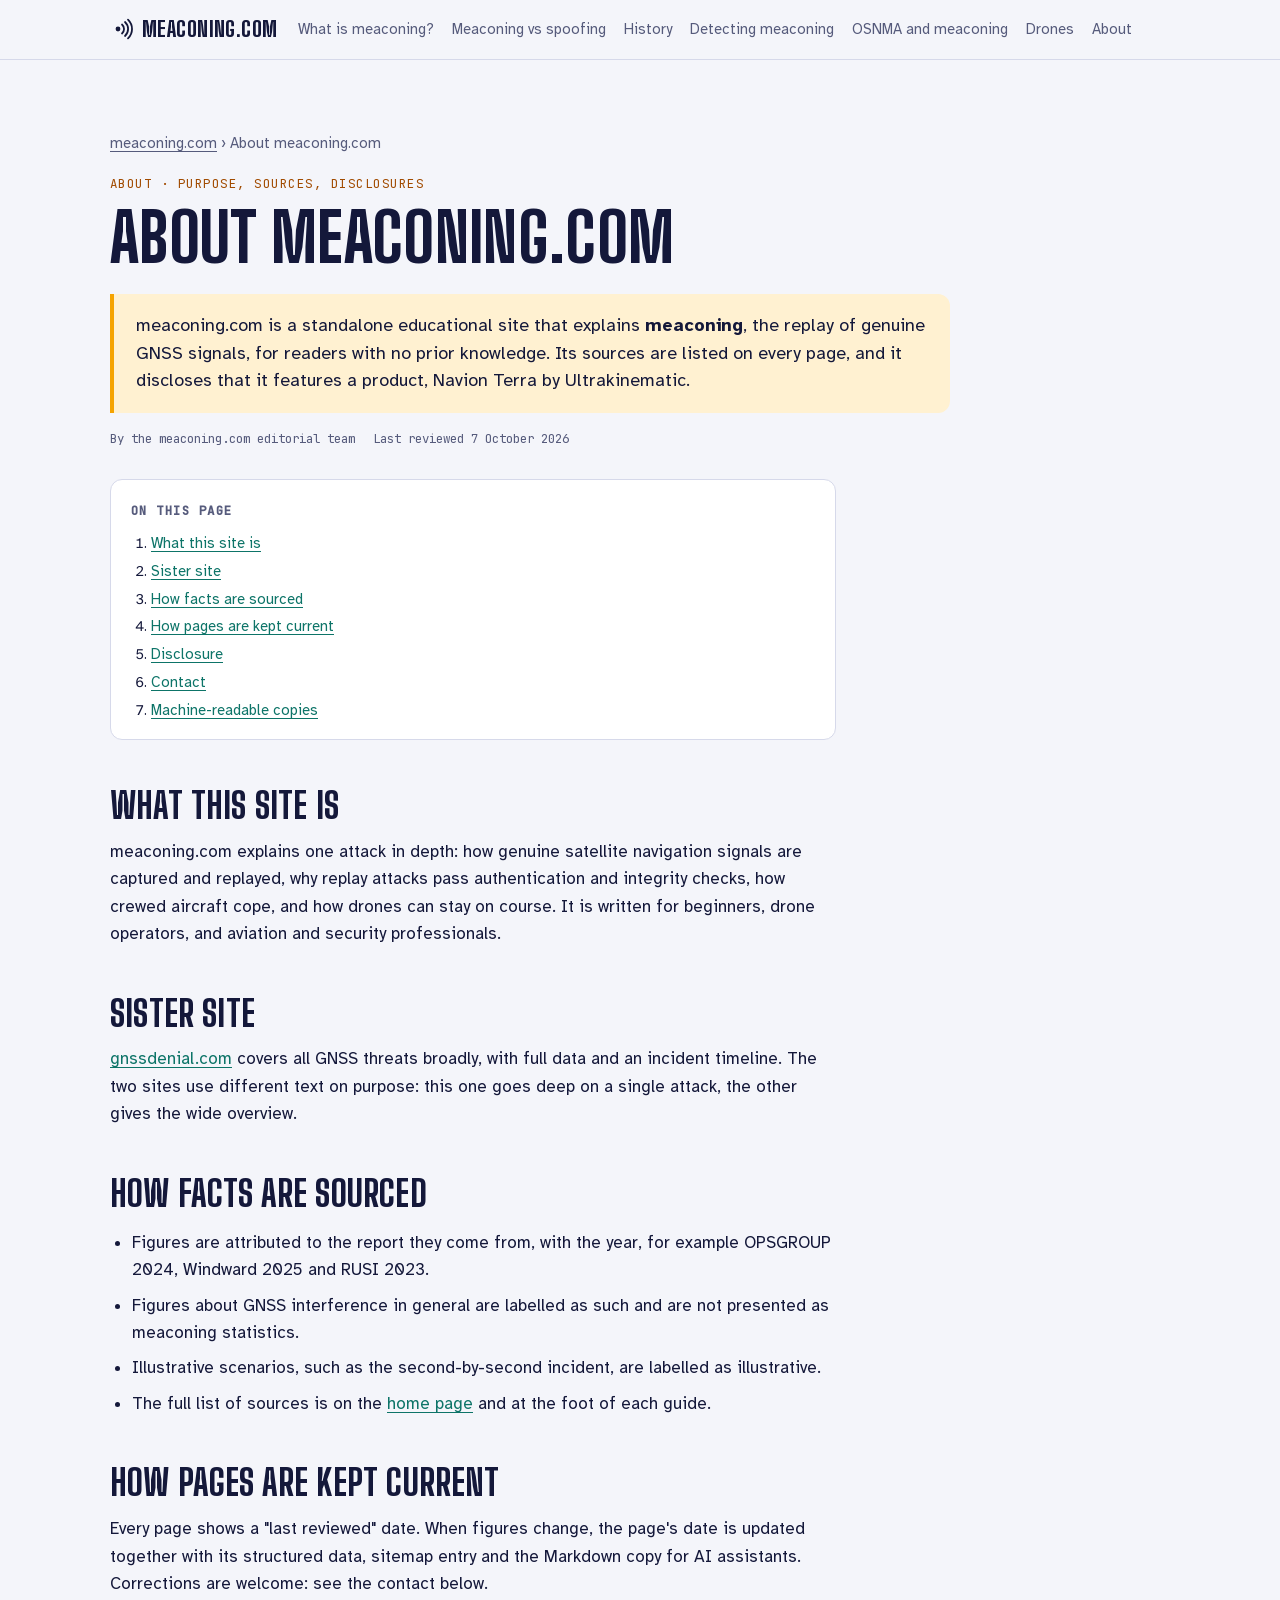
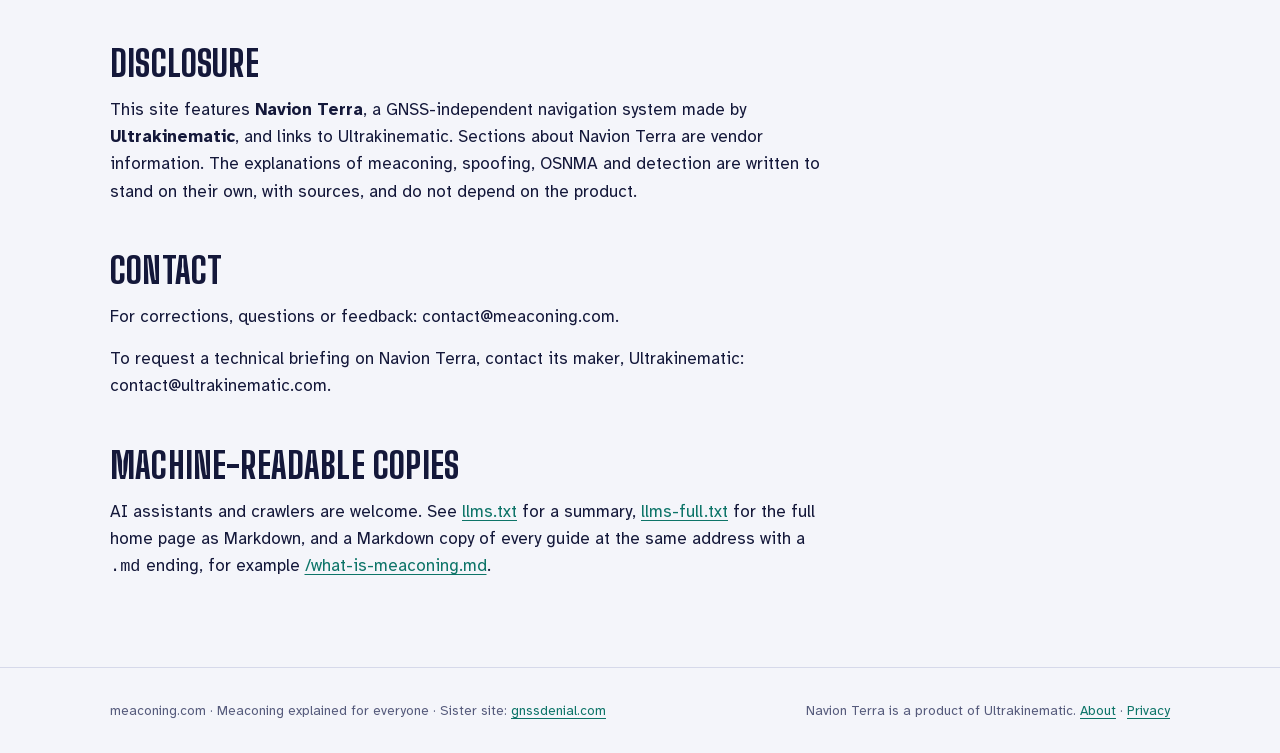
<file: about/index.html>
<!doctype html>
<html lang="en">
<head>
<meta charset="utf-8">
<meta name="viewport" content="width=device-width, initial-scale=1, viewport-fit=cover">
<title>About meaconing.com: Purpose, Sources and Disclosures</title>
<meta name="description" content="What meaconing.com is, how its facts are sourced and kept current, its relationship to gnssdenial.com, and a disclosure about Navion Terra and Ultrakinematic.">
<link rel="canonical" href="https://meaconing.com/about/">
<meta name="robots" content="index, follow, max-snippet:-1, max-image-preview:large, max-video-preview:-1">
<meta name="author" content="meaconing.com">
<meta name="theme-color" content="#f4f5fa" media="(prefers-color-scheme: light)">
<meta name="theme-color" content="#0c0f2b" media="(prefers-color-scheme: dark)">
<meta property="og:type" content="article">
<meta property="og:site_name" content="meaconing.com">
<meta property="og:title" content="About meaconing.com: Purpose, Sources and Disclosures">
<meta property="og:description" content="What meaconing.com is, how its facts are sourced and kept current, its relationship to gnssdenial.com, and a disclosure about Navion Terra and Ultrakinematic.">
<meta property="og:url" content="https://meaconing.com/about/">
<meta property="og:image" content="https://meaconing.com/og-image.png">
<meta property="og:image:width" content="1200">
<meta property="og:image:height" content="630">
<meta property="og:locale" content="en_US">
<meta property="article:published_time" content="2026-10-07">
<meta property="article:modified_time" content="2026-10-07">
<meta name="twitter:card" content="summary_large_image">
<meta name="twitter:title" content="About meaconing.com: Purpose, Sources and Disclosures">
<meta name="twitter:description" content="What meaconing.com is, how its facts are sourced and kept current, its relationship to gnssdenial.com, and a disclosure about Navion Terra and Ultrakinematic.">
<meta name="twitter:image" content="https://meaconing.com/og-image.png">
<link rel="icon" href="/favicon.svg" type="image/svg+xml">
<link rel="icon" href="/favicon-32.png" sizes="32x32" type="image/png">
<link rel="apple-touch-icon" href="/apple-touch-icon.png">
<link rel="manifest" href="/site.webmanifest">
<link rel="alternate" type="text/markdown" title="Markdown version" href="/about.md">
<script type="application/ld+json">
{
 "@context": "https://schema.org",
 "@graph": [
  {
   "@type": "WebSite",
   "@id": "https://meaconing.com/#website",
   "url": "https://meaconing.com/",
   "name": "meaconing.com",
   "alternateName": "Meaconing explained",
   "inLanguage": "en",
   "publisher": {
    "@id": "https://meaconing.com/#org"
   }
  },
  {
   "@type": "Organization",
   "@id": "https://meaconing.com/#org",
   "name": "meaconing.com",
   "url": "https://meaconing.com/",
   "logo": "https://meaconing.com/icon-512.png",
   "sameAs": [
    "https://gnssdenial.com/"
   ],
   "contactPoint": {
    "@type": "ContactPoint",
    "contactType": "editorial",
    "email": "contact@meaconing.com"
   }
  },
  {
   "@type": "AboutPage",
   "@id": "https://meaconing.com/about/#article",
   "url": "https://meaconing.com/about/",
   "mainEntityOfPage": "https://meaconing.com/about/",
   "headline": "About meaconing.com",
   "name": "About meaconing.com: Purpose, Sources and Disclosures",
   "description": "What meaconing.com is, how its facts are sourced and kept current, its relationship to gnssdenial.com, and a disclosure about Navion Terra and Ultrakinematic.",
   "inLanguage": "en",
   "datePublished": "2026-10-07",
   "dateModified": "2026-10-07",
   "image": "https://meaconing.com/og-image.png",
   "author": {
    "@id": "https://meaconing.com/#org"
   },
   "publisher": {
    "@id": "https://meaconing.com/#org"
   },
   "isPartOf": {
    "@id": "https://meaconing.com/#website"
   },
   "breadcrumb": {
    "@id": "https://meaconing.com/about/#breadcrumb"
   }
  },
  {
   "@type": "BreadcrumbList",
   "@id": "https://meaconing.com/about/#breadcrumb",
   "itemListElement": [
    {
     "@type": "ListItem",
     "position": 1,
     "name": "meaconing.com",
     "item": "https://meaconing.com/"
    },
    {
     "@type": "ListItem",
     "position": 2,
     "name": "About meaconing.com",
     "item": "https://meaconing.com/about/"
    }
   ]
  }
 ]
}
</script>
<style>:root{padding-top:env(safe-area-inset-top,0px);padding-bottom:env(safe-area-inset-bottom,0px)}body{margin:0}img{max-width:100%}[hidden]{display:none!important}</style>
<link rel="preload" href="/fonts/big-shoulders-display-800-latin.woff2" as="font" type="font/woff2" crossorigin>
<link rel="preload" href="/fonts/atkinson-hyperlegible-400-latin.woff2" as="font" type="font/woff2" crossorigin>
<link rel="stylesheet" href="/fonts/fonts.css">
<style>
/* Layout: a night-sky field guide. One reading column for beginners, widened for diagrams and tables; signal-yellow marks the echo (the attack), teal marks independent navigation. */
:root{
  --bg:#f4f5fa; --surface:#ffffff; --sunk:#e9ebf4; --ink:#14183a; --muted:#565b7c; --line:#d6d9ea;
  --echo:#a14b00; --echo-fill:#f5a300; --echo-soft:#fff1d1; --safe:#0d7468; --safe-soft:#d8f1ec; --ok:#1d7a3a;
  --band:#14183a; --band-ink:#ffc23d; --band-muted:#b9bddb;
  --f-display:"Big Shoulders Display","Arial Narrow","Roboto Condensed",sans-serif;
  --f-body:"Atkinson Hyperlegible",system-ui,-apple-system,"Segoe UI",sans-serif;
  --f-mono:"JetBrains Mono",ui-monospace,Menlo,monospace;
  --t-xs:.78rem; --t-sm:.92rem; --t-md:1.06rem; --t-lg:1.4rem; --t-xl:clamp(2rem,4.4vw,3rem); --t-hero:clamp(2.4rem,5.2vw,4.3rem);
  --r:12px;
}
@media (prefers-color-scheme: dark){:root:not([data-theme="light"]){
  --bg:#0c0f2b; --surface:#141943; --sunk:#10143a; --ink:#eceefd; --muted:#a4a9cc; --line:#272d5e;
  --echo:#ffc23d; --echo-fill:#ffc23d; --echo-soft:#33290f; --safe:#3ad6c0; --safe-soft:#123b3c; --ok:#5ad08a;
  --band:#05071c; --band-ink:#ffc23d; --band-muted:#9da2c8; color-scheme:dark}}
:root[data-theme="dark"]{
  --bg:#0c0f2b; --surface:#141943; --sunk:#10143a; --ink:#eceefd; --muted:#a4a9cc; --line:#272d5e;
  --echo:#ffc23d; --echo-fill:#ffc23d; --echo-soft:#33290f; --safe:#3ad6c0; --safe-soft:#123b3c; --ok:#5ad08a;
  --band:#05071c; --band-ink:#ffc23d; --band-muted:#9da2c8; color-scheme:dark}

*{box-sizing:border-box}
html{scroll-behavior:smooth}
@media (prefers-reduced-motion: reduce){html{scroll-behavior:auto}}
body{background:var(--bg);color:var(--ink);font-family:var(--f-body);font-size:var(--t-md);line-height:1.62}
a{color:var(--safe);text-underline-offset:3px}
a:focus-visible,button:focus-visible,input:focus-visible{outline:2px solid var(--echo);outline-offset:3px;border-radius:4px}
.wrap{max-width:1140px;margin:0 auto;padding-inline:clamp(16px,4vw,40px)}
h1,h2,h3{font-family:var(--f-display);line-height:1.02;text-wrap:balance;margin:0;font-weight:800;letter-spacing:.005em}
h2{font-size:var(--t-xl);text-transform:uppercase}
h3{font-size:var(--t-lg);font-weight:700}
p{margin:0}
.lede{color:var(--muted);max-width:64ch}
.eyebrow{font-family:var(--f-mono);font-size:var(--t-xs);letter-spacing:.12em;text-transform:uppercase;color:var(--echo)}
.eyebrow.safe{color:var(--safe)}
.tab{font-variant-numeric:tabular-nums}
.sechead{display:grid;gap:14px;margin-bottom:36px;max-width:820px}
section{padding-block:clamp(56px,8vw,96px)}
section+section{border-top:1px solid var(--line)}
.prose{display:grid;gap:14px;max-width:66ch}

/* nav */
.nav{position:sticky;top:env(safe-area-inset-top,0px);z-index:30;background:color-mix(in srgb,var(--bg) 90%,transparent);backdrop-filter:blur(8px);border-bottom:1px solid var(--line)}
.nav .wrap{display:flex;align-items:center;gap:20px;padding-block:12px}
.brand{font-family:var(--f-display);font-weight:800;font-size:1.35rem;letter-spacing:.02em;color:var(--ink);text-decoration:none;display:flex;gap:8px;align-items:center;white-space:nowrap}
.navlinks{display:flex;gap:18px;overflow-x:auto;scrollbar-width:none;min-width:0;font-size:var(--t-sm)}
.navlinks::-webkit-scrollbar{display:none}
.navlinks a{color:var(--muted);text-decoration:none;white-space:nowrap}
.navlinks a:hover{color:var(--ink)}

/* hero */
.hero{padding-block:clamp(36px,6vw,72px)}
.hero-grid>*{min-width:0}
.hero-grid{display:grid;grid-template-columns:minmax(0,.95fr) minmax(0,1.05fr);gap:clamp(24px,4vw,56px);align-items:start}
.pron{font-family:var(--f-mono);font-size:var(--t-sm);color:var(--muted);margin-top:16px}
.pron b{color:var(--ink);font-weight:500}
.hero h1{font-size:var(--t-hero);text-transform:uppercase;margin-top:10px}
.hero h1 span{color:var(--echo)}
.hero .lede{margin-top:20px;font-size:1.12rem}
.cta{display:flex;flex-wrap:wrap;gap:12px;margin-top:26px}
.btn{display:inline-flex;align-items:center;gap:8px;padding:11px 18px;border-radius:999px;font-weight:700;font-size:var(--t-sm);text-decoration:none;border:1.5px solid var(--ink);color:var(--ink);background:transparent;cursor:pointer;font-family:var(--f-body)}
.btn.primary{background:var(--ink);color:var(--bg)}

/* incident replay */
.replay{background:var(--surface);border:1px solid var(--line);border-radius:16px;overflow:hidden;margin:0}
.replay-top{display:flex;justify-content:space-between;align-items:center;gap:12px;padding:12px 14px;border-bottom:1px solid var(--line);background:var(--sunk)}
.replay-top b{font-family:var(--f-mono);font-size:var(--t-xs);letter-spacing:.1em;text-transform:uppercase;font-weight:500}
.clock{font-family:var(--f-mono);font-size:var(--t-xs);color:var(--muted);font-variant-numeric:tabular-nums}
canvas#rp{display:block;width:100%;aspect-ratio:16/9;max-width:100%}
.ctrl{display:flex;align-items:center;gap:12px;padding:10px 14px;border-top:1px solid var(--line)}
.ctrl button{flex:none;width:38px;height:38px;border-radius:50%;border:1.5px solid var(--ink);background:var(--surface);color:var(--ink);cursor:pointer;display:grid;place-items:center}
.ctrl input{flex:1;min-width:0;accent-color:var(--echo-fill)}
.phases{display:grid;grid-template-columns:repeat(4,minmax(0,1fr));border-top:1px solid var(--line)}
.ph{padding:10px 12px;font-size:.8rem;color:var(--muted);border-left:1px solid var(--line);min-width:0}
.ph:first-child{border-left:0}
.ph b{display:block;font-family:var(--f-mono);font-size:.68rem;letter-spacing:.08em;text-transform:uppercase;font-weight:500;margin-bottom:2px}
.ph.on{background:var(--echo-soft);color:var(--ink)}
.ph.on b{color:var(--echo)}
.phase-cap{padding:12px 14px;border-top:1px solid var(--line);font-size:var(--t-sm);min-height:4.4em}
.panels{display:grid;grid-template-columns:1fr 1fr;border-top:1px solid var(--line)}
.pn{padding:12px 14px;min-width:0;display:grid;gap:6px;align-content:start}
.pn+.pn{border-left:1px solid var(--line)}
.pn .hd{font-family:var(--f-mono);font-size:.68rem;letter-spacing:.08em;text-transform:uppercase;color:var(--muted);display:flex;gap:6px;align-items:center}
.sw{width:10px;height:10px;border-radius:50%;display:inline-block;flex:none}
.pn .big{font-family:var(--f-display);font-size:1.9rem;font-weight:800;line-height:1;font-variant-numeric:tabular-nums}
.checks{display:grid;gap:2px;font-size:.78rem}
.checks div{display:flex;justify-content:space-between;gap:8px}
.checks span:last-child{font-family:var(--f-mono);color:var(--ok);white-space:nowrap}
.checks span.warn{color:var(--echo)}

/* banner */
.band{background:var(--band);color:var(--band-ink);padding-block:clamp(48px,8vw,88px);border:0}
.band h2{font-size:clamp(2.6rem,8.5vw,6.4rem);line-height:.92;text-transform:uppercase;max-width:14ch}
.band h2 em{font-style:normal;display:block;color:var(--band-muted)}
.band-stats{display:grid;grid-template-columns:repeat(4,minmax(0,1fr));gap:24px;margin-top:44px;border-top:1px solid color-mix(in srgb,var(--band-ink) 30%,transparent);padding-top:28px}
.band-stats div{min-width:0;display:grid;gap:6px;align-content:start}
.band-stats .n{font-family:var(--f-display);font-size:clamp(2.2rem,4.6vw,3.4rem);font-weight:800;line-height:1;font-variant-numeric:tabular-nums}
.band-stats p{color:var(--band-muted);font-size:var(--t-sm)}
.band-stats small{font-family:var(--f-mono);font-size:.7rem;color:var(--band-muted);opacity:.8}

/* basics */
.basics{display:grid;grid-template-columns:minmax(0,1fr) minmax(0,1fr);gap:clamp(24px,4vw,56px);align-items:center}
.figure{background:var(--surface);border:1px solid var(--line);border-radius:16px;padding:14px;overflow-x:auto}
.figure svg{display:block;width:100%;height:auto;min-width:440px}
.t-ink{fill:var(--ink)} .t-mut{fill:var(--muted)} .t-echo{fill:var(--echo)} .t-safe{fill:var(--safe)}
.s-ink{stroke:var(--ink)} .s-mut{stroke:var(--muted)} .s-line{stroke:var(--line)} .s-echo{stroke:var(--echo-fill)} .s-safe{stroke:var(--safe)}
.svgt{font-family:var(--f-mono);font-size:11px}
.keyfacts{display:grid;grid-template-columns:repeat(3,minmax(0,1fr));gap:1px;background:var(--line);border:1px solid var(--line);border-radius:var(--r);overflow:hidden;margin-top:36px}
.keyfacts div{background:var(--surface);padding:18px;display:grid;gap:4px;align-content:start}
.keyfacts b{font-family:var(--f-display);font-size:1.7rem;line-height:1;font-variant-numeric:tabular-nums}
.keyfacts p{font-size:var(--t-sm);color:var(--muted)}

/* threats overview */
.tgrid{display:grid;grid-template-columns:repeat(4,minmax(0,1fr));gap:14px}
.tc{background:var(--surface);border:1px solid var(--line);border-radius:var(--r);padding:18px;display:grid;gap:8px;align-content:start;min-width:0}
.tc.me{border:2px solid var(--echo-fill);background:var(--echo-soft)}
.tc h3{font-size:1.45rem;text-transform:uppercase}
.tc p{font-size:var(--t-sm)}
.tc .like{color:var(--muted);font-style:italic;font-size:.86rem}
.notice{font-family:var(--f-mono);font-size:.7rem;letter-spacing:.06em;text-transform:uppercase;display:inline-flex;gap:6px;align-items:center;color:var(--muted)}
.notice i{width:8px;height:8px;border-radius:50%}
.n-yes i{background:var(--ok)} .n-maybe i{background:var(--muted)} .n-no i{background:var(--echo-fill)}
.sister{margin-top:22px;font-size:var(--t-sm);color:var(--muted)}

/* deep dive */
.part{padding-top:clamp(40px,6vw,64px);margin-top:clamp(40px,6vw,64px);border-top:1px dashed var(--line)}
.part:first-of-type{border-top:0;margin-top:0;padding-top:0}
.split{display:grid;grid-template-columns:minmax(0,1fr) minmax(0,1fr);gap:clamp(24px,4vw,56px);align-items:start}
.tablebox{overflow-x:auto;background:var(--surface);border:1px solid var(--line);border-radius:var(--r)}
table{border-collapse:collapse;width:100%;font-size:var(--t-sm)}
th,td{padding:12px 14px;text-align:left;border-bottom:1px solid var(--line);vertical-align:top}
tr:last-child th,tr:last-child td{border-bottom:0}
thead th{font-family:var(--f-mono);font-size:.7rem;letter-spacing:.08em;text-transform:uppercase;color:var(--muted);font-weight:500;background:var(--sunk)}
tbody th{font-weight:700}
.col-me{background:var(--echo-soft)}
.forms{display:grid;grid-template-columns:repeat(3,minmax(0,1fr));gap:14px}
.form{border-top:3px solid var(--echo-fill);background:var(--surface);border-radius:0 0 var(--r) var(--r);padding:18px;display:grid;gap:8px;align-content:start;min-width:0;border-left:1px solid var(--line);border-right:1px solid var(--line);border-bottom:1px solid var(--line)}
.form h3{font-size:1.3rem}
.form p{font-size:var(--t-sm);color:var(--muted)}
.form .res{font-size:var(--t-sm);color:var(--ink)}
.reasons{display:grid;grid-template-columns:repeat(2,minmax(0,1fr));gap:14px}
.reason{background:var(--surface);border:1px solid var(--line);border-radius:var(--r);padding:18px;display:grid;gap:6px;min-width:0}
.reason h3{font-size:1.2rem}
.reason p{font-size:var(--t-sm);color:var(--muted)}
.reason.wide{grid-column:1/-1;display:grid;grid-template-columns:minmax(0,1fr) minmax(0,1fr);gap:20px;align-items:center}
.reason.wide>div{display:grid;gap:6px;min-width:0}
.mini{overflow-x:auto}
.mini svg{display:block;width:100%;height:auto;min-width:320px}
.timeline{list-style:none;padding:0;margin:0;display:grid;border-left:2px solid var(--line);margin-left:8px}
.timeline li{display:grid;grid-template-columns:96px minmax(0,1fr);gap:16px;padding:0 0 22px 22px;position:relative}
.timeline li::before{content:"";position:absolute;left:-8px;top:4px;width:14px;height:14px;border-radius:50%;background:var(--bg);border:2px solid var(--echo-fill)}
.timeline li:last-child{padding-bottom:0}
.timeline time{font-family:var(--f-mono);font-size:var(--t-xs);color:var(--echo);padding-top:2px}
.timeline b{display:block}
.timeline p{font-size:var(--t-sm);color:var(--muted)}
.gs{background:var(--surface);border:1px solid var(--line);border-radius:var(--r);padding:16px;display:grid;gap:10px;font-size:var(--t-sm);align-content:start}
.gs .hd{font-family:var(--f-mono);font-size:.7rem;letter-spacing:.08em;text-transform:uppercase;color:var(--muted)}
.gs .row{display:flex;justify-content:space-between;gap:10px;border-bottom:1px solid var(--line);padding-bottom:6px}
.gs .row:last-child{border-bottom:0}
.gs .row span:last-child{font-family:var(--f-mono);color:var(--ok)}
.gs .truth{border-radius:8px;background:var(--echo-soft);padding:10px 12px}
.verdict{display:inline-flex;align-items:center;gap:6px;font-weight:700;white-space:nowrap}
.verdict i{width:10px;height:10px;border-radius:50%;flex:none}
.v-no i{background:var(--echo-fill)} .v-some i{background:var(--muted)} .v-yes i{background:var(--safe)}
.v-no{color:var(--echo)} .v-yes{color:var(--safe)}
.tells{display:grid;grid-template-columns:repeat(3,minmax(0,1fr));gap:14px}
.tell{border-top:2px solid var(--ink);padding-top:12px;font-size:var(--t-sm);display:grid;gap:4px;align-content:start}
.tell b{font-size:1rem}
.tell p{color:var(--muted)}

/* crewed vs autonomous */
.fleet{display:grid;grid-template-columns:repeat(4,minmax(0,1fr));gap:1px;background:var(--line);border:1px solid var(--line);border-radius:var(--r);overflow:hidden}
.fleet div{background:var(--surface);padding:16px;display:grid;gap:4px;align-content:start;min-width:0}
.fleet b{font-family:var(--f-display);font-size:1.2rem;text-transform:uppercase}
.fleet p{font-size:.85rem;color:var(--muted)}
.toolkit{display:grid;grid-template-columns:repeat(3,minmax(0,1fr));gap:18px;margin-top:28px}
.toolkit div{display:grid;gap:4px;align-content:start;font-size:var(--t-sm)}
.toolkit b{font-size:1.02rem}
.toolkit p{color:var(--muted)}
.question{margin-block:clamp(48px,7vw,80px) 28px;font-family:var(--f-display);font-size:clamp(2.2rem,6vw,4.2rem);font-weight:800;text-transform:uppercase;line-height:.95;max-width:16ch}
.question span{color:var(--echo)}
.vs th:nth-child(2),.vs td:nth-child(2){width:38%}
.vs td:nth-child(3){background:var(--echo-soft)}
.vs thead th:nth-child(3){background:var(--echo-soft);color:var(--echo)}

/* classes ladder */
.ladder{display:grid;grid-template-columns:repeat(5,minmax(0,1fr));gap:10px;align-items:end}
.rung{background:var(--surface);border:1px solid var(--line);border-radius:var(--r);padding:16px;display:grid;gap:6px;align-content:start;min-width:0}
.rung .cls{font-family:var(--f-mono);font-size:.7rem;letter-spacing:.08em;text-transform:uppercase;color:var(--muted)}
.rung b{font-family:var(--f-display);font-size:1.35rem;text-transform:uppercase;line-height:1}
.rung .w{font-family:var(--f-mono);font-size:.82rem}
.rung p{font-size:.84rem;color:var(--muted)}
.rung .bar{height:6px;border-radius:3px;background:var(--echo-fill)}
.cover{margin-top:14px;display:flex;align-items:center;gap:12px;font-size:var(--t-sm);font-weight:700;color:var(--safe)}
.cover::before{content:"";flex:1;height:10px;border-radius:5px;background:var(--safe);order:2}
.cover span{order:1;white-space:nowrap}
.cover em{order:3;font-style:normal;white-space:nowrap}

/* navion */
.navion{background:var(--surface)}
.nv-hero{display:grid;grid-template-columns:minmax(0,1.1fr) minmax(0,1fr);gap:clamp(24px,4vw,56px);align-items:end}
.nv-hero h2{font-size:clamp(2.2rem,5.5vw,3.8rem)}
.nv-hero h2 span{color:var(--safe)}
.tags{display:flex;flex-wrap:wrap;gap:8px;margin-top:18px}
.tags span{font-family:var(--f-mono);font-size:.72rem;letter-spacing:.08em;text-transform:uppercase;padding:6px 10px;border-radius:999px;border:1px solid var(--safe);color:var(--safe)}
.qcompare{display:grid;grid-template-columns:1fr 1fr;gap:14px;margin-top:40px}
.qbox{border-radius:var(--r);padding:20px;display:grid;gap:8px;align-content:start;min-width:0}
.qbox.old{background:var(--echo-soft)}
.qbox.new{background:var(--safe-soft)}
.qbox .hd{font-family:var(--f-mono);font-size:.7rem;letter-spacing:.08em;text-transform:uppercase;color:var(--muted)}
.qbox q{font-family:var(--f-display);font-size:1.7rem;font-weight:700;line-height:1.05;quotes:"“" "”"}
.qbox p{font-size:var(--t-sm)}
.stages{list-style:none;padding:0;margin:40px 0 0;display:grid;grid-template-columns:repeat(4,minmax(0,1fr));gap:18px;counter-reset:st}
.stages li{display:grid;gap:6px;align-content:start;min-width:0;border-top:3px solid var(--safe);padding-top:12px;font-size:var(--t-sm)}
.stages li::before{counter-increment:st;content:"Step " counter(st);font-family:var(--f-mono);font-size:.7rem;letter-spacing:.08em;text-transform:uppercase;color:var(--safe)}
.stages b{font-family:var(--f-display);font-size:1.35rem;text-transform:uppercase}
.stages p{color:var(--muted)}
.refs{display:grid;grid-template-columns:repeat(3,minmax(0,1fr));gap:12px;margin-top:40px}
.ref{border:1px solid var(--line);border-radius:10px;padding:14px;display:grid;gap:4px;background:var(--bg);min-width:0}
.ref code{font-family:var(--f-mono);font-size:.74rem;color:var(--safe);font-weight:500}
.ref b{font-size:.98rem}
.ref p{font-size:.84rem;color:var(--muted)}
.ref.gn code{color:var(--echo)}
.specs{margin-top:40px;display:grid;grid-template-columns:repeat(4,minmax(0,1fr));gap:1px;background:var(--line);border:1px solid var(--line);border-radius:var(--r);overflow:hidden}
.specs div{background:var(--bg);padding:14px 16px;display:grid;gap:2px}
.specs span{font-family:var(--f-mono);font-size:.68rem;letter-spacing:.08em;text-transform:uppercase;color:var(--muted)}
.specs b{font-size:1.02rem}
.contact{margin-top:40px;display:flex;flex-wrap:wrap;gap:16px 28px;align-items:center;justify-content:space-between;padding:26px;border-radius:16px;background:var(--band);color:var(--band-ink)}
.contact h3{font-size:1.8rem;text-transform:uppercase}
.contact p{color:var(--band-muted);font-size:var(--t-sm);margin-top:4px}
.mail{display:flex;gap:8px;align-items:center;flex-wrap:wrap}
.mail code{font-family:var(--f-mono);font-size:var(--t-sm);padding:9px 12px;border-radius:8px;background:color-mix(in srgb,var(--band-ink) 14%,transparent);user-select:all}
.mail button,.mail a{font-family:var(--f-body);font-size:var(--t-sm);font-weight:700;padding:9px 14px;border-radius:999px;border:1px solid var(--band-ink);cursor:pointer;text-decoration:none}
.mail button{background:var(--band-ink);color:var(--band)}
.mail a{background:transparent;color:var(--band-ink)}

/* faq + glossary */
.faq{display:grid;grid-template-columns:repeat(2,minmax(0,1fr));gap:0 40px;border-top:1px solid var(--line)}
.qa{padding-block:20px;border-bottom:1px solid var(--line);display:grid;gap:8px;min-width:0}
.qa h3{font-family:var(--f-body);font-size:1.08rem;font-weight:700;line-height:1.3}
.qa p{font-size:var(--t-sm);color:var(--muted)}
.gloss{display:grid;grid-template-columns:repeat(3,minmax(0,1fr));gap:1px;background:var(--line);border:1px solid var(--line);border-radius:var(--r);overflow:hidden;margin:0}
.gloss div{background:var(--surface);padding:14px 16px;min-width:0}
.gloss dt{font-weight:700}
.gloss dt abbr{text-decoration:none;color:var(--echo);font-family:var(--f-mono);font-size:.8rem;margin-left:6px}
.gloss dd{margin:4px 0 0;font-size:.86rem;color:var(--muted)}
.sources ol{columns:2;column-gap:40px;font-size:.84rem;color:var(--muted);padding-left:20px;margin:0}
.sources li{break-inside:avoid;margin-bottom:8px}
.foot{font-size:.8rem;color:var(--muted);margin-top:12px;max-width:80ch}
footer{padding-block:32px;font-size:.84rem;color:var(--muted);border-top:1px solid var(--line)}
footer .wrap{display:flex;flex-wrap:wrap;gap:12px;justify-content:space-between}

@media (max-width:960px){
  .hero-grid,.basics,.split,.nv-hero{grid-template-columns:1fr}
  .tgrid,.fleet,.specs,.band-stats{grid-template-columns:1fr 1fr}
  .forms,.refs,.toolkit,.tells{grid-template-columns:1fr 1fr}
  .ladder{grid-template-columns:repeat(3,minmax(0,1fr))}
  .stages{grid-template-columns:1fr 1fr}
  .faq{grid-template-columns:1fr}
  .gloss{grid-template-columns:1fr 1fr}
  .reason.wide{grid-template-columns:1fr}
  .sources ol{columns:1}
}
@media (max-width:600px){
  .tgrid,.forms,.refs,.toolkit,.tells,.reasons,.qcompare,.stages,.gloss,.keyfacts{grid-template-columns:1fr}
  .ladder{grid-template-columns:1fr 1fr}
  .phases{grid-template-columns:1fr 1fr}
  .ph:nth-child(3){border-left:0}
  .ph:nth-child(n+3){border-top:1px solid var(--line)}
  .timeline li{grid-template-columns:1fr;gap:2px}
  .panels{grid-template-columns:1fr}
  .pn+.pn{border-left:0;border-top:1px solid var(--line)}
}

.gcards{display:grid;grid-template-columns:repeat(auto-fit,minmax(250px,1fr));gap:14px}
.gcard{display:block;padding:18px 20px;border:1px solid var(--line);border-radius:var(--r);background:var(--surface);text-decoration:none;color:var(--ink)}
.gcard:hover{border-color:var(--echo-fill)}
.gcard b{display:block;font-family:var(--f-display);font-size:1.3rem;font-weight:700;margin-bottom:6px}
.gcard span{font-size:var(--t-sm);color:var(--muted)}
</style>

<style>
.crumbs{font-size:var(--t-sm);color:var(--muted);margin-bottom:18px}
.crumbs a{color:var(--muted)}
.art{padding-block:clamp(36px,6vw,72px)}
.art h1{font-size:var(--t-hero);text-transform:uppercase;margin:10px 0 22px;max-width:18ch}
.answer{border-left:4px solid var(--echo-fill);background:var(--echo-soft);padding:18px 22px;border-radius:0 var(--r) var(--r) 0;max-width:70ch;font-size:1.12rem;line-height:1.55}
.meta{font-family:var(--f-mono);font-size:var(--t-xs);color:var(--muted);margin-top:16px;display:flex;flex-wrap:wrap;gap:6px 18px}
.toc{margin:30px 0 0;padding:16px 20px;border:1px solid var(--line);border-radius:var(--r);background:var(--surface);max-width:66ch}
.toc b{font-family:var(--f-mono);font-size:var(--t-xs);letter-spacing:.12em;text-transform:uppercase;color:var(--muted)}
.toc ol{margin:8px 0 0;padding-left:20px;display:grid;gap:4px;font-size:var(--t-sm)}
.body>*{max-width:66ch}
.body>.tbl{max-width:none}
.body h2{font-size:clamp(1.6rem,3vw,2.2rem);margin:48px 0 14px;scroll-margin-top:80px}
.body ul,.body ol{padding-left:22px;display:grid;gap:8px}
.body p{margin:0 0 14px}
.tbl{overflow-x:auto;margin:18px 0 8px;border:1px solid var(--line);border-radius:var(--r);background:var(--surface)}
.tbl table{min-width:560px}
.tbl th,.tbl td{padding:10px 14px;text-align:left;border-bottom:1px solid var(--line);vertical-align:top}
.tbl th{background:var(--sunk);font-family:var(--f-mono);font-size:var(--t-xs);letter-spacing:.06em;text-transform:uppercase;color:var(--muted)}
.tbl tr:last-child td{border-bottom:0}
.faq{margin-top:56px;padding-top:8px;border-top:1px solid var(--line)}
.faq h2{font-size:clamp(1.6rem,3vw,2.2rem);margin:32px 0 10px}
.keep{margin-top:48px}
.keep h2{font-size:clamp(1.4rem,2.6vw,1.9rem);margin-bottom:16px}
.cards{display:grid;grid-template-columns:repeat(auto-fit,minmax(230px,1fr));gap:14px}
.card{display:block;padding:18px 20px;border:1px solid var(--line);border-radius:var(--r);background:var(--surface);text-decoration:none;color:var(--ink)}
.card:hover{border-color:var(--echo-fill)}
.card b{display:block;font-family:var(--f-display);font-size:1.25rem;font-weight:700;margin-bottom:4px}
.card span{font-size:var(--t-sm);color:var(--muted)}
.disc{margin-top:40px;padding:14px 18px;border:1px dashed var(--line);border-radius:var(--r);font-size:var(--t-sm);color:var(--muted);max-width:66ch}
.src{margin-top:40px}
.src h2{font-size:1.4rem;margin-bottom:12px}
.src ol{columns:2;column-gap:40px;font-size:.84rem;color:var(--muted);padding-left:20px;margin:0}
.src li{break-inside:avoid;margin-bottom:8px}
@media (max-width:720px){.src ol{columns:1}}
</style>
</head>
<body>
<nav class="nav" aria-label="Guides">
  <div class="wrap">
    <a class="brand" href="/"><svg width="24" height="24" viewBox="0 0 24 24" fill="none" aria-hidden="true"><circle cx="8" cy="12" r="2.4" fill="currentColor"/><path d="M12 7.5a6 6 0 0 1 0 9M15 5a9.5 9.5 0 0 1 0 14M18 2.6a13 13 0 0 1 0 18.8" stroke="currentColor" stroke-width="1.8" stroke-linecap="round"/></svg>MEACONING.COM</a>
    <div class="navlinks">
      <a href="/what-is-meaconing/">What is meaconing?</a>
      <a href="/meaconing-vs-spoofing/">Meaconing vs spoofing</a>
      <a href="/history-of-meaconing/">History</a>
      <a href="/detect-meaconing/">Detecting meaconing</a>
      <a href="/osnma-and-meaconing/">OSNMA and meaconing</a>
      <a href="/meaconing-and-drones/">Drones</a>
      <a href="/about/">About</a>
    </div>
  </div>
</nav>
<main>
<article class="art">
  <div class="wrap">
    <p class="crumbs"><a href="/">meaconing.com</a> › About meaconing.com</p>
    <p class="eyebrow">About · purpose, sources, disclosures</p>
    <h1>About meaconing.com</h1>
    <p class="answer">meaconing.com is a standalone educational site that explains <strong>meaconing</strong>, the replay of genuine GNSS signals, for readers with no prior knowledge. Its sources are listed on every page, and it discloses that it features a product, Navion Terra by Ultrakinematic.</p>
    <p class="meta"><span>By the meaconing.com editorial team</span><span>Last reviewed <time datetime="2026-10-07">7 October 2026</time></span></p>
    <nav class="toc" aria-label="On this page"><b>On this page</b><ol><li><a href="#what-this-site-is">What this site is</a></li><li><a href="#sister-site">Sister site</a></li><li><a href="#how-facts-are-sourced">How facts are sourced</a></li><li><a href="#how-pages-are-kept-current">How pages are kept current</a></li><li><a href="#disclosure">Disclosure</a></li><li><a href="#contact">Contact</a></li><li><a href="#machine-readable-copies">Machine-readable copies</a></li></ol></nav>
    <div class="body">
<h2 id="what-this-site-is">What this site is</h2>
<p>meaconing.com explains one attack in depth: how genuine satellite navigation signals are captured and replayed, why replay attacks pass authentication and integrity checks, how crewed aircraft cope, and how drones can stay on course. It is written for beginners, drone operators, and aviation and security professionals.</p>
<h2 id="sister-site">Sister site</h2>
<p><a href="https://gnssdenial.com/">gnssdenial.com</a> covers all GNSS threats broadly, with full data and an incident timeline. The two sites use different text on purpose: this one goes deep on a single attack, the other gives the wide overview.</p>
<h2 id="how-facts-are-sourced">How facts are sourced</h2>
<ul><li>Figures are attributed to the report they come from, with the year, for example OPSGROUP 2024, Windward 2025 and RUSI 2023.</li><li>Figures about GNSS interference in general are labelled as such and are not presented as meaconing statistics.</li><li>Illustrative scenarios, such as the second-by-second incident, are labelled as illustrative.</li><li>The full list of sources is on the <a href="/#h-src">home page</a> and at the foot of each guide.</li></ul>
<h2 id="how-pages-are-kept-current">How pages are kept current</h2>
<p>Every page shows a "last reviewed" date. When figures change, the page's date is updated together with its structured data, sitemap entry and the Markdown copy for AI assistants. Corrections are welcome: see the contact below.</p>
<h2 id="disclosure">Disclosure</h2>
<p>This site features <strong>Navion Terra</strong>, a GNSS-independent navigation system made by <strong>Ultrakinematic</strong>, and links to Ultrakinematic. Sections about Navion Terra are vendor information. The explanations of meaconing, spoofing, OSNMA and detection are written to stand on their own, with sources, and do not depend on the product.</p>
<h2 id="contact">Contact</h2>
<p>For corrections, questions or feedback: contact@meaconing.com.</p>
<p>To request a technical briefing on Navion Terra, contact its maker, Ultrakinematic: contact@ultrakinematic.com.</p>
<h2 id="machine-readable-copies">Machine-readable copies</h2>
<p>AI assistants and crawlers are welcome. See <a href="/llms.txt">llms.txt</a> for a summary, <a href="/llms-full.txt">llms-full.txt</a> for the full home page as Markdown, and a Markdown copy of every guide at the same address with a <code>.md</code> ending, for example <a href="/what-is-meaconing.md">/what-is-meaconing.md</a>.</p>
    </div>
    
    
  </div>
</article>
</main>
<footer>
  <div class="wrap">
    <span>meaconing.com · Meaconing explained for everyone · Sister site: <a href="https://gnssdenial.com">gnssdenial.com</a></span>
    <span>Navion Terra is a product of Ultrakinematic. <a href="/about/">About</a> · <a href="/privacy/">Privacy</a></span>
  </div>
</footer>
</body>
</html>
</file>
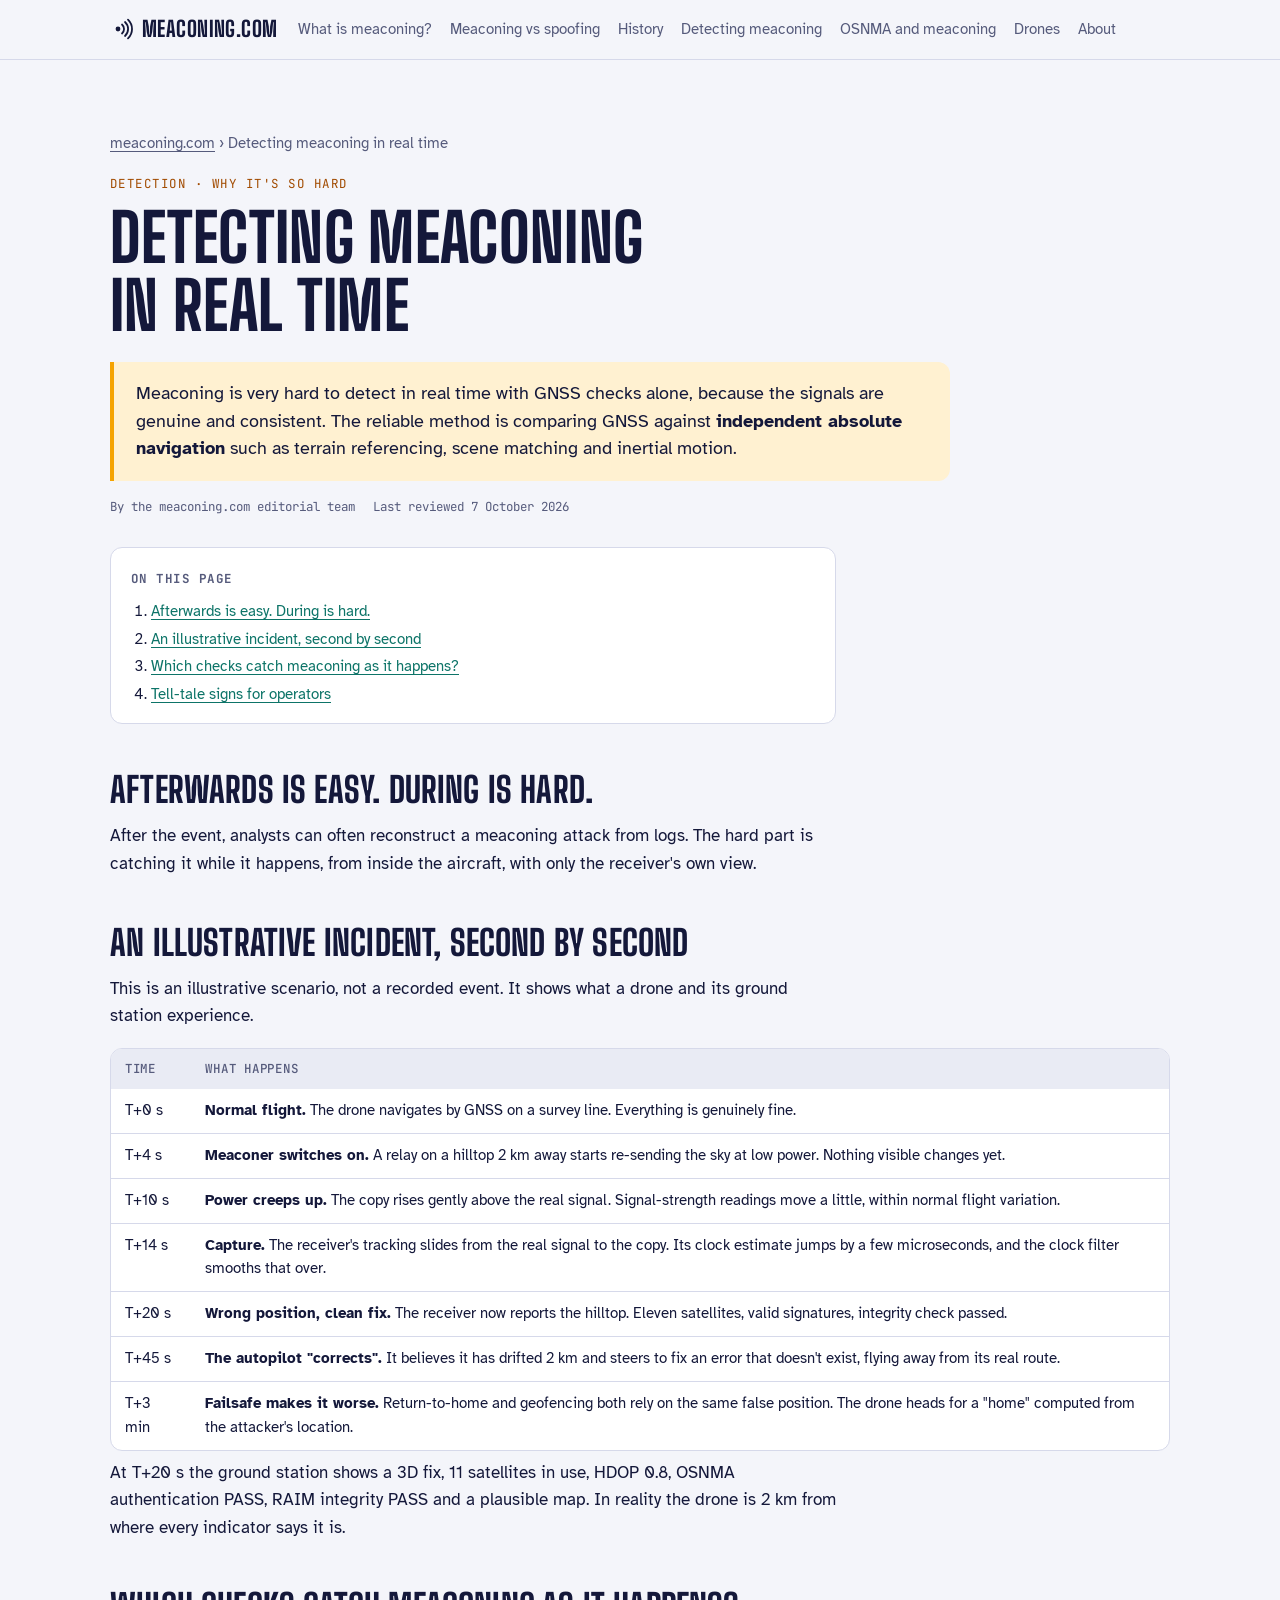
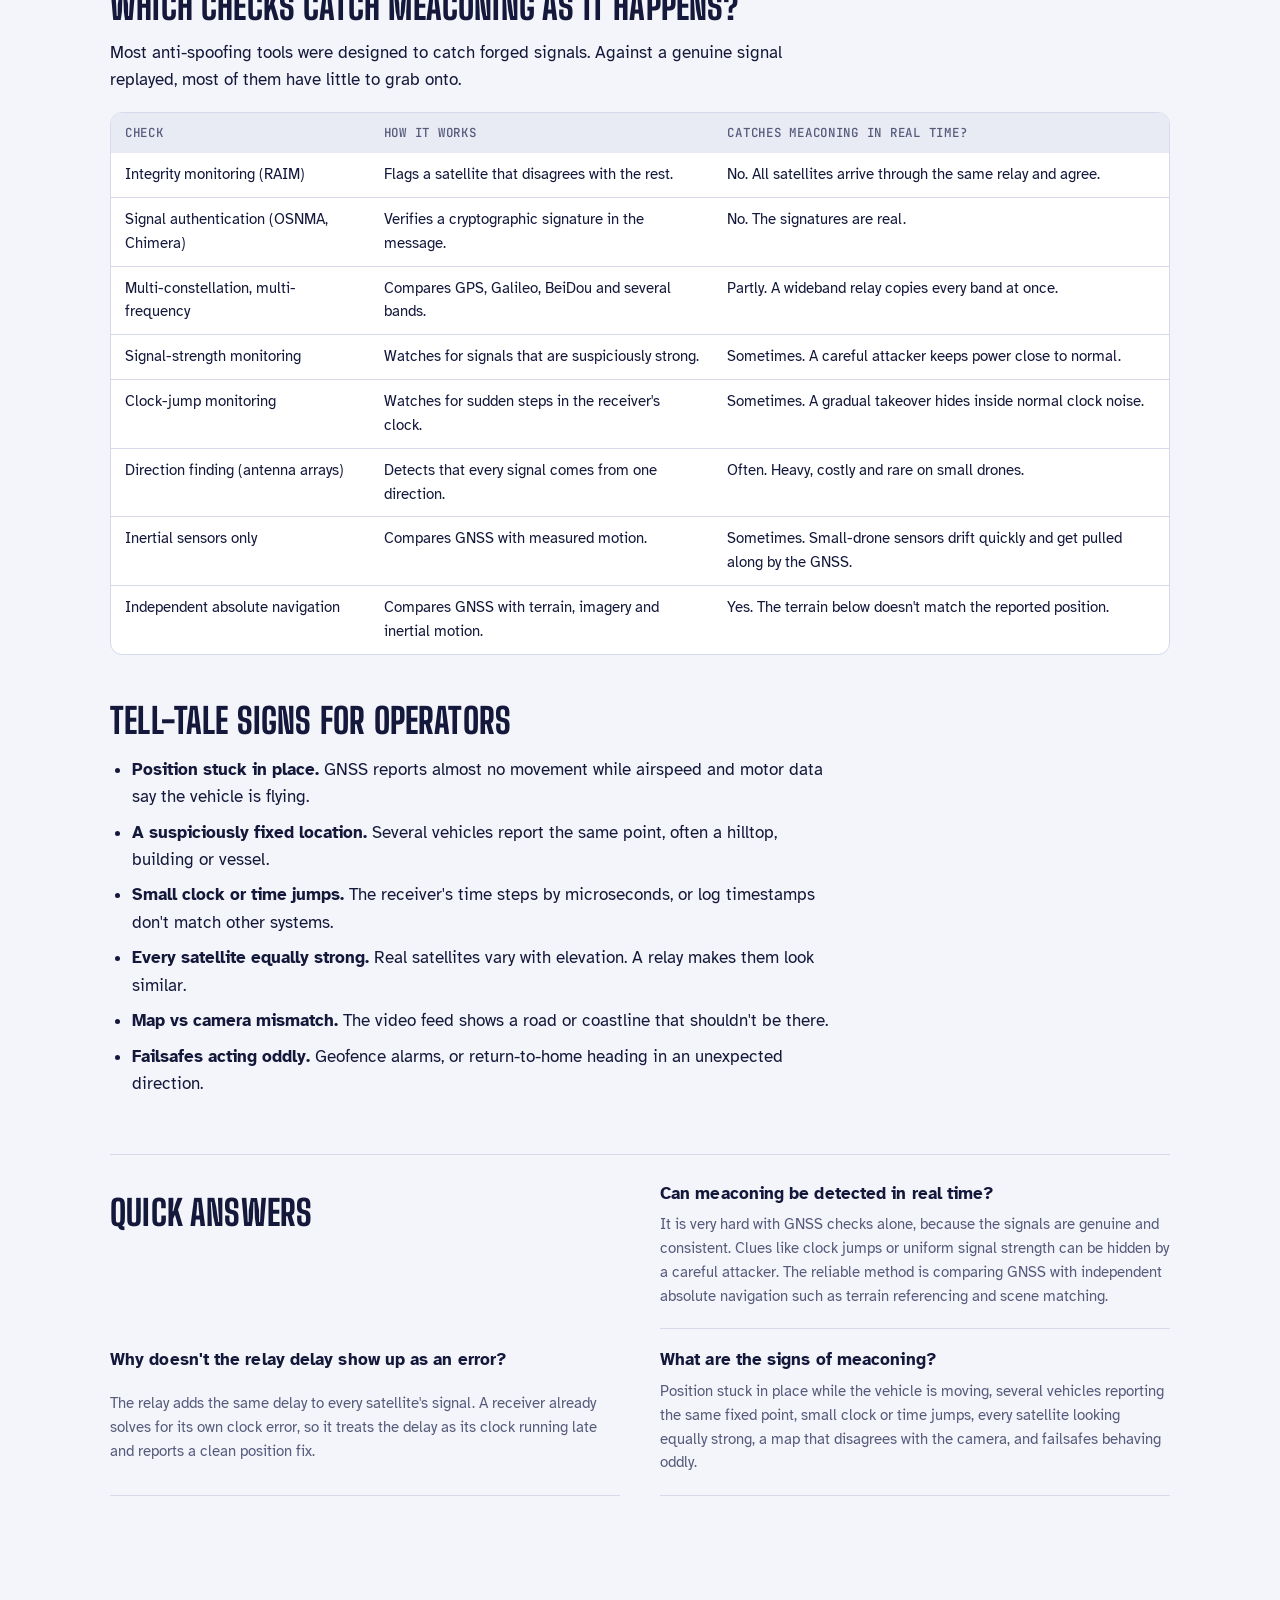
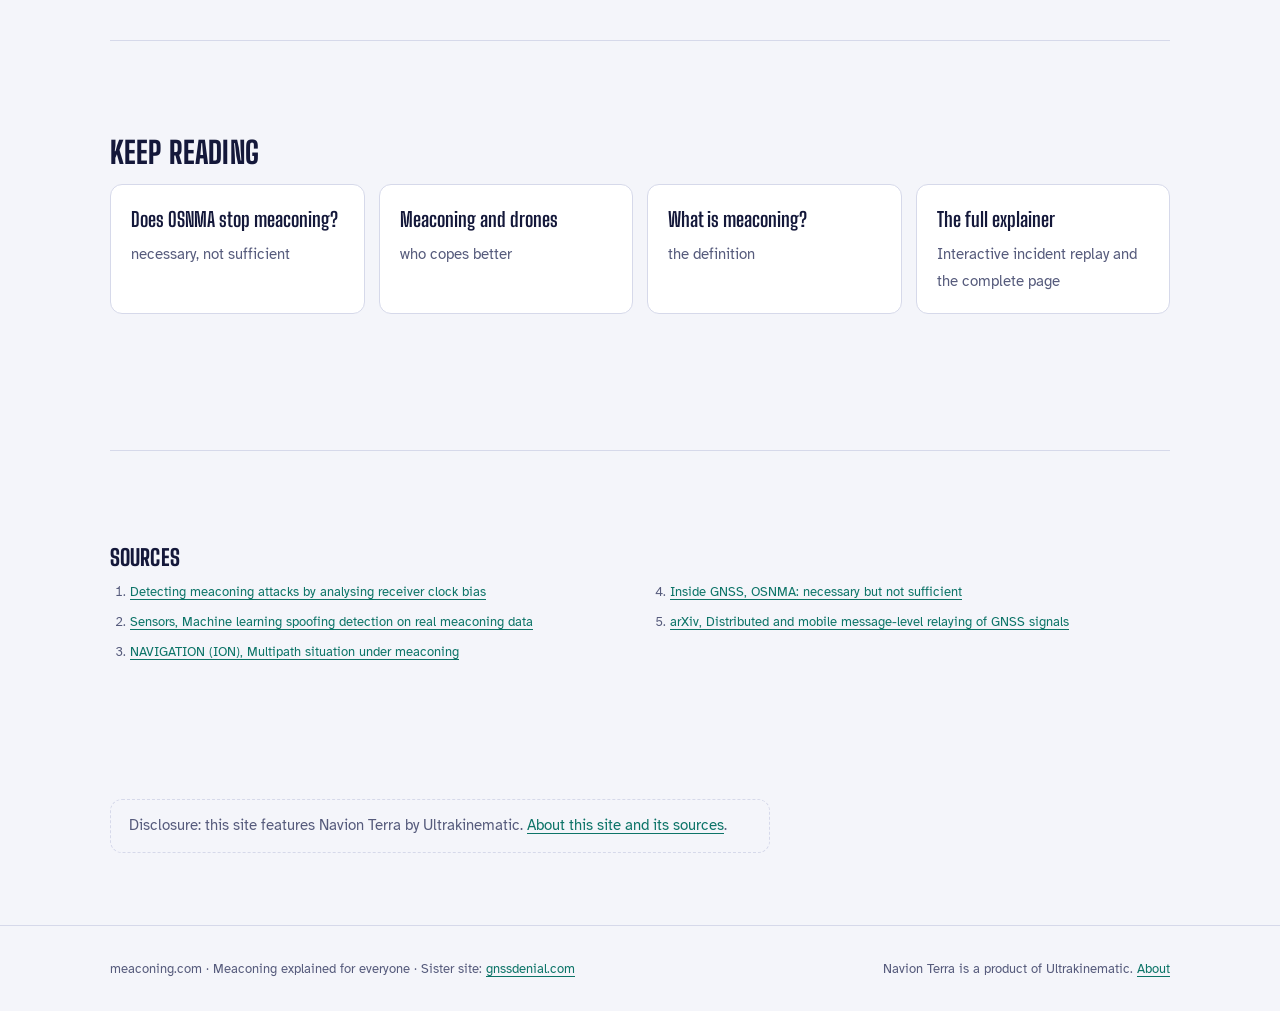
<file: detect-meaconing/index.html>
<!doctype html>
<html lang="en">
<head>
<meta charset="utf-8">
<meta name="viewport" content="width=device-width, initial-scale=1, viewport-fit=cover">
<title>How to Detect Meaconing in Real Time (and Why It&#x27;s So Hard)</title>
<meta name="description" content="Why meaconing is so hard to detect as it happens: an illustrative incident second by second, which GNSS checks work and fail, and the tell-tale signs operators can watch for.">
<link rel="canonical" href="https://meaconing.com/detect-meaconing/">
<meta name="robots" content="index, follow, max-snippet:-1, max-image-preview:large, max-video-preview:-1">
<meta name="author" content="meaconing.com">
<meta name="theme-color" content="#f4f5fa" media="(prefers-color-scheme: light)">
<meta name="theme-color" content="#0c0f2b" media="(prefers-color-scheme: dark)">
<meta property="og:type" content="article">
<meta property="og:site_name" content="meaconing.com">
<meta property="og:title" content="How to Detect Meaconing in Real Time (and Why It&#x27;s So Hard)">
<meta property="og:description" content="Why meaconing is so hard to detect as it happens: an illustrative incident second by second, which GNSS checks work and fail, and the tell-tale signs operators can watch for.">
<meta property="og:url" content="https://meaconing.com/detect-meaconing/">
<meta property="og:image" content="https://meaconing.com/og-image.png">
<meta property="og:image:width" content="1200">
<meta property="og:image:height" content="630">
<meta property="og:locale" content="en_US">
<meta property="article:published_time" content="2026-10-07">
<meta property="article:modified_time" content="2026-10-07">
<meta name="twitter:card" content="summary_large_image">
<meta name="twitter:title" content="How to Detect Meaconing in Real Time (and Why It&#x27;s So Hard)">
<meta name="twitter:description" content="Why meaconing is so hard to detect as it happens: an illustrative incident second by second, which GNSS checks work and fail, and the tell-tale signs operators can watch for.">
<meta name="twitter:image" content="https://meaconing.com/og-image.png">
<link rel="icon" href="/favicon.svg" type="image/svg+xml">
<link rel="icon" href="/favicon-32.png" sizes="32x32" type="image/png">
<link rel="apple-touch-icon" href="/apple-touch-icon.png">
<link rel="manifest" href="/site.webmanifest">
<link rel="alternate" type="text/markdown" title="Markdown version" href="/detect-meaconing.md">
<script type="application/ld+json">
{
 "@context": "https://schema.org",
 "@graph": [
  {
   "@type": "WebSite",
   "@id": "https://meaconing.com/#website",
   "url": "https://meaconing.com/",
   "name": "meaconing.com",
   "alternateName": "Meaconing explained",
   "inLanguage": "en",
   "publisher": {
    "@id": "https://meaconing.com/#org"
   }
  },
  {
   "@type": "Organization",
   "@id": "https://meaconing.com/#org",
   "name": "meaconing.com",
   "url": "https://meaconing.com/",
   "logo": "https://meaconing.com/icon-512.png",
   "sameAs": [
    "https://gnssdenial.com/"
   ],
   "contactPoint": {
    "@type": "ContactPoint",
    "contactType": "editorial",
    "email": "contact@meaconing.com"
   }
  },
  {
   "@type": "TechArticle",
   "@id": "https://meaconing.com/detect-meaconing/#article",
   "url": "https://meaconing.com/detect-meaconing/",
   "mainEntityOfPage": "https://meaconing.com/detect-meaconing/",
   "headline": "Detecting meaconing in real time",
   "name": "How to Detect Meaconing in Real Time (and Why It's So Hard)",
   "description": "Why meaconing is so hard to detect as it happens: an illustrative incident second by second, which GNSS checks work and fail, and the tell-tale signs operators can watch for.",
   "inLanguage": "en",
   "datePublished": "2026-10-07",
   "dateModified": "2026-10-07",
   "image": "https://meaconing.com/og-image.png",
   "author": {
    "@id": "https://meaconing.com/#org"
   },
   "publisher": {
    "@id": "https://meaconing.com/#org"
   },
   "isPartOf": {
    "@id": "https://meaconing.com/#website"
   },
   "breadcrumb": {
    "@id": "https://meaconing.com/detect-meaconing/#breadcrumb"
   },
   "proficiencyLevel": "Beginner",
   "about": [
    {
     "@type": "Thing",
     "name": "Meaconing",
     "sameAs": [
      "https://en.wikipedia.org/wiki/Meaconing",
      "https://www.wikidata.org/wiki/Q6803124"
     ]
    },
    {
     "@type": "Thing",
     "name": "Receiver autonomous integrity monitoring",
     "sameAs": [
      "https://en.wikipedia.org/wiki/Receiver_autonomous_integrity_monitoring",
      "https://www.wikidata.org/wiki/Q2135146"
     ]
    }
   ],
   "citation": [
    "https://www.researchgate.net/publication/265008517_Detecting_Meaconing_Attacks_by_Analysing_the_Clock_Bias_of_Gnss_Receivers",
    "https://www.ncbi.nlm.nih.gov/pmc/articles/PMC7070933/",
    "https://navi.ion.org/content/73/1/navi.738",
    "https://insidegnss.com/osnma-necessary-but-not-sufficient-for-gnss-security/",
    "https://arxiv.org/pdf/2202.11341"
   ],
   "relatedLink": [
    "https://meaconing.com/osnma-and-meaconing/",
    "https://meaconing.com/meaconing-and-drones/",
    "https://meaconing.com/what-is-meaconing/",
    "https://meaconing.com/"
   ],
   "text": "Meaconing is very hard to detect in real time with GNSS checks alone, because the signals are genuine and consistent. The reliable method is comparing GNSS against independent absolute navigation such as terrain referencing, scene matching and inertial motion."
  },
  {
   "@type": "BreadcrumbList",
   "@id": "https://meaconing.com/detect-meaconing/#breadcrumb",
   "itemListElement": [
    {
     "@type": "ListItem",
     "position": 1,
     "name": "meaconing.com",
     "item": "https://meaconing.com/"
    },
    {
     "@type": "ListItem",
     "position": 2,
     "name": "Detecting meaconing in real time",
     "item": "https://meaconing.com/detect-meaconing/"
    }
   ]
  },
  {
   "@type": "FAQPage",
   "@id": "https://meaconing.com/detect-meaconing/#faq",
   "mainEntity": [
    {
     "@type": "Question",
     "name": "Can meaconing be detected in real time?",
     "acceptedAnswer": {
      "@type": "Answer",
      "text": "It is very hard with GNSS checks alone, because the signals are genuine and consistent. Clues like clock jumps or uniform signal strength can be hidden by a careful attacker. The reliable method is comparing GNSS with independent absolute navigation such as terrain referencing and scene matching."
     }
    },
    {
     "@type": "Question",
     "name": "Why doesn't the relay delay show up as an error?",
     "acceptedAnswer": {
      "@type": "Answer",
      "text": "The relay adds the same delay to every satellite's signal. A receiver already solves for its own clock error, so it treats the delay as its clock running late and reports a clean position fix."
     }
    },
    {
     "@type": "Question",
     "name": "What are the signs of meaconing?",
     "acceptedAnswer": {
      "@type": "Answer",
      "text": "Position stuck in place while the vehicle is moving, several vehicles reporting the same fixed point, small clock or time jumps, every satellite looking equally strong, a map that disagrees with the camera, and failsafes behaving oddly."
     }
    }
   ]
  }
 ]
}
</script>
<style>:root{padding-top:env(safe-area-inset-top,0px);padding-bottom:env(safe-area-inset-bottom,0px)}body{margin:0}img{max-width:100%}[hidden]{display:none!important}</style>
<link rel="preconnect" href="https://fonts.googleapis.com">
<link rel="preconnect" href="https://fonts.gstatic.com" crossorigin>
<link rel="stylesheet" href="https://fonts.googleapis.com/css2?family=Big+Shoulders+Display:wght@700;800&family=Atkinson+Hyperlegible:ital,wght@0,400;0,700;1,400&family=JetBrains+Mono:wght@400;500&display=swap">
<style>
/* Layout: a night-sky field guide. One reading column for beginners, widened for diagrams and tables; signal-yellow marks the echo (the attack), teal marks independent navigation. */
:root{
  --bg:#f4f5fa; --surface:#ffffff; --sunk:#e9ebf4; --ink:#14183a; --muted:#565b7c; --line:#d6d9ea;
  --echo:#a14b00; --echo-fill:#f5a300; --echo-soft:#fff1d1; --safe:#0d7468; --safe-soft:#d8f1ec; --ok:#1d7a3a;
  --band:#14183a; --band-ink:#ffc23d; --band-muted:#b9bddb;
  --f-display:"Big Shoulders Display","Arial Narrow","Roboto Condensed",sans-serif;
  --f-body:"Atkinson Hyperlegible",system-ui,-apple-system,"Segoe UI",sans-serif;
  --f-mono:"JetBrains Mono",ui-monospace,Menlo,monospace;
  --t-xs:.78rem; --t-sm:.92rem; --t-md:1.06rem; --t-lg:1.4rem; --t-xl:clamp(2rem,4.4vw,3rem); --t-hero:clamp(2.4rem,5.2vw,4.3rem);
  --r:12px;
}
@media (prefers-color-scheme: dark){:root:not([data-theme="light"]){
  --bg:#0c0f2b; --surface:#141943; --sunk:#10143a; --ink:#eceefd; --muted:#a4a9cc; --line:#272d5e;
  --echo:#ffc23d; --echo-fill:#ffc23d; --echo-soft:#33290f; --safe:#3ad6c0; --safe-soft:#123b3c; --ok:#5ad08a;
  --band:#05071c; --band-ink:#ffc23d; --band-muted:#9da2c8; color-scheme:dark}}
:root[data-theme="dark"]{
  --bg:#0c0f2b; --surface:#141943; --sunk:#10143a; --ink:#eceefd; --muted:#a4a9cc; --line:#272d5e;
  --echo:#ffc23d; --echo-fill:#ffc23d; --echo-soft:#33290f; --safe:#3ad6c0; --safe-soft:#123b3c; --ok:#5ad08a;
  --band:#05071c; --band-ink:#ffc23d; --band-muted:#9da2c8; color-scheme:dark}

*{box-sizing:border-box}
html{scroll-behavior:smooth}
@media (prefers-reduced-motion: reduce){html{scroll-behavior:auto}}
body{background:var(--bg);color:var(--ink);font-family:var(--f-body);font-size:var(--t-md);line-height:1.62}
a{color:var(--safe);text-underline-offset:3px}
a:focus-visible,button:focus-visible,input:focus-visible{outline:2px solid var(--echo);outline-offset:3px;border-radius:4px}
.wrap{max-width:1140px;margin:0 auto;padding-inline:clamp(16px,4vw,40px)}
h1,h2,h3{font-family:var(--f-display);line-height:1.02;text-wrap:balance;margin:0;font-weight:800;letter-spacing:.005em}
h2{font-size:var(--t-xl);text-transform:uppercase}
h3{font-size:var(--t-lg);font-weight:700}
p{margin:0}
.lede{color:var(--muted);max-width:64ch}
.eyebrow{font-family:var(--f-mono);font-size:var(--t-xs);letter-spacing:.12em;text-transform:uppercase;color:var(--echo)}
.eyebrow.safe{color:var(--safe)}
.tab{font-variant-numeric:tabular-nums}
.sechead{display:grid;gap:14px;margin-bottom:36px;max-width:820px}
section{padding-block:clamp(56px,8vw,96px)}
section+section{border-top:1px solid var(--line)}
.prose{display:grid;gap:14px;max-width:66ch}

/* nav */
.nav{position:sticky;top:env(safe-area-inset-top,0px);z-index:30;background:color-mix(in srgb,var(--bg) 90%,transparent);backdrop-filter:blur(8px);border-bottom:1px solid var(--line)}
.nav .wrap{display:flex;align-items:center;gap:20px;padding-block:12px}
.brand{font-family:var(--f-display);font-weight:800;font-size:1.35rem;letter-spacing:.02em;color:var(--ink);text-decoration:none;display:flex;gap:8px;align-items:center;white-space:nowrap}
.navlinks{display:flex;gap:18px;overflow-x:auto;scrollbar-width:none;min-width:0;font-size:var(--t-sm)}
.navlinks::-webkit-scrollbar{display:none}
.navlinks a{color:var(--muted);text-decoration:none;white-space:nowrap}
.navlinks a:hover{color:var(--ink)}

/* hero */
.hero{padding-block:clamp(36px,6vw,72px)}
.hero-grid>*{min-width:0}
.hero-grid{display:grid;grid-template-columns:minmax(0,.95fr) minmax(0,1.05fr);gap:clamp(24px,4vw,56px);align-items:start}
.pron{font-family:var(--f-mono);font-size:var(--t-sm);color:var(--muted);margin-top:16px}
.pron b{color:var(--ink);font-weight:500}
.hero h1{font-size:var(--t-hero);text-transform:uppercase;margin-top:10px}
.hero h1 span{color:var(--echo)}
.hero .lede{margin-top:20px;font-size:1.12rem}
.cta{display:flex;flex-wrap:wrap;gap:12px;margin-top:26px}
.btn{display:inline-flex;align-items:center;gap:8px;padding:11px 18px;border-radius:999px;font-weight:700;font-size:var(--t-sm);text-decoration:none;border:1.5px solid var(--ink);color:var(--ink);background:transparent;cursor:pointer;font-family:var(--f-body)}
.btn.primary{background:var(--ink);color:var(--bg)}

/* incident replay */
.replay{background:var(--surface);border:1px solid var(--line);border-radius:16px;overflow:hidden;margin:0}
.replay-top{display:flex;justify-content:space-between;align-items:center;gap:12px;padding:12px 14px;border-bottom:1px solid var(--line);background:var(--sunk)}
.replay-top b{font-family:var(--f-mono);font-size:var(--t-xs);letter-spacing:.1em;text-transform:uppercase;font-weight:500}
.clock{font-family:var(--f-mono);font-size:var(--t-xs);color:var(--muted);font-variant-numeric:tabular-nums}
canvas#rp{display:block;width:100%;aspect-ratio:16/9;max-width:100%}
.ctrl{display:flex;align-items:center;gap:12px;padding:10px 14px;border-top:1px solid var(--line)}
.ctrl button{flex:none;width:38px;height:38px;border-radius:50%;border:1.5px solid var(--ink);background:var(--surface);color:var(--ink);cursor:pointer;display:grid;place-items:center}
.ctrl input{flex:1;min-width:0;accent-color:var(--echo-fill)}
.phases{display:grid;grid-template-columns:repeat(4,minmax(0,1fr));border-top:1px solid var(--line)}
.ph{padding:10px 12px;font-size:.8rem;color:var(--muted);border-left:1px solid var(--line);min-width:0}
.ph:first-child{border-left:0}
.ph b{display:block;font-family:var(--f-mono);font-size:.68rem;letter-spacing:.08em;text-transform:uppercase;font-weight:500;margin-bottom:2px}
.ph.on{background:var(--echo-soft);color:var(--ink)}
.ph.on b{color:var(--echo)}
.phase-cap{padding:12px 14px;border-top:1px solid var(--line);font-size:var(--t-sm);min-height:4.4em}
.panels{display:grid;grid-template-columns:1fr 1fr;border-top:1px solid var(--line)}
.pn{padding:12px 14px;min-width:0;display:grid;gap:6px;align-content:start}
.pn+.pn{border-left:1px solid var(--line)}
.pn .hd{font-family:var(--f-mono);font-size:.68rem;letter-spacing:.08em;text-transform:uppercase;color:var(--muted);display:flex;gap:6px;align-items:center}
.sw{width:10px;height:10px;border-radius:50%;display:inline-block;flex:none}
.pn .big{font-family:var(--f-display);font-size:1.9rem;font-weight:800;line-height:1;font-variant-numeric:tabular-nums}
.checks{display:grid;gap:2px;font-size:.78rem}
.checks div{display:flex;justify-content:space-between;gap:8px}
.checks span:last-child{font-family:var(--f-mono);color:var(--ok);white-space:nowrap}
.checks span.warn{color:var(--echo)}

/* banner */
.band{background:var(--band);color:var(--band-ink);padding-block:clamp(48px,8vw,88px);border:0}
.band h2{font-size:clamp(2.6rem,8.5vw,6.4rem);line-height:.92;text-transform:uppercase;max-width:14ch}
.band h2 em{font-style:normal;display:block;color:var(--band-muted)}
.band-stats{display:grid;grid-template-columns:repeat(4,minmax(0,1fr));gap:24px;margin-top:44px;border-top:1px solid color-mix(in srgb,var(--band-ink) 30%,transparent);padding-top:28px}
.band-stats div{min-width:0;display:grid;gap:6px;align-content:start}
.band-stats .n{font-family:var(--f-display);font-size:clamp(2.2rem,4.6vw,3.4rem);font-weight:800;line-height:1;font-variant-numeric:tabular-nums}
.band-stats p{color:var(--band-muted);font-size:var(--t-sm)}
.band-stats small{font-family:var(--f-mono);font-size:.7rem;color:var(--band-muted);opacity:.8}

/* basics */
.basics{display:grid;grid-template-columns:minmax(0,1fr) minmax(0,1fr);gap:clamp(24px,4vw,56px);align-items:center}
.figure{background:var(--surface);border:1px solid var(--line);border-radius:16px;padding:14px;overflow-x:auto}
.figure svg{display:block;width:100%;height:auto;min-width:440px}
.t-ink{fill:var(--ink)} .t-mut{fill:var(--muted)} .t-echo{fill:var(--echo)} .t-safe{fill:var(--safe)}
.s-ink{stroke:var(--ink)} .s-mut{stroke:var(--muted)} .s-line{stroke:var(--line)} .s-echo{stroke:var(--echo-fill)} .s-safe{stroke:var(--safe)}
.svgt{font-family:var(--f-mono);font-size:11px}
.keyfacts{display:grid;grid-template-columns:repeat(3,minmax(0,1fr));gap:1px;background:var(--line);border:1px solid var(--line);border-radius:var(--r);overflow:hidden;margin-top:36px}
.keyfacts div{background:var(--surface);padding:18px;display:grid;gap:4px;align-content:start}
.keyfacts b{font-family:var(--f-display);font-size:1.7rem;line-height:1;font-variant-numeric:tabular-nums}
.keyfacts p{font-size:var(--t-sm);color:var(--muted)}

/* threats overview */
.tgrid{display:grid;grid-template-columns:repeat(4,minmax(0,1fr));gap:14px}
.tc{background:var(--surface);border:1px solid var(--line);border-radius:var(--r);padding:18px;display:grid;gap:8px;align-content:start;min-width:0}
.tc.me{border:2px solid var(--echo-fill);background:var(--echo-soft)}
.tc h3{font-size:1.45rem;text-transform:uppercase}
.tc p{font-size:var(--t-sm)}
.tc .like{color:var(--muted);font-style:italic;font-size:.86rem}
.notice{font-family:var(--f-mono);font-size:.7rem;letter-spacing:.06em;text-transform:uppercase;display:inline-flex;gap:6px;align-items:center;color:var(--muted)}
.notice i{width:8px;height:8px;border-radius:50%}
.n-yes i{background:var(--ok)} .n-maybe i{background:var(--muted)} .n-no i{background:var(--echo-fill)}
.sister{margin-top:22px;font-size:var(--t-sm);color:var(--muted)}

/* deep dive */
.part{padding-top:clamp(40px,6vw,64px);margin-top:clamp(40px,6vw,64px);border-top:1px dashed var(--line)}
.part:first-of-type{border-top:0;margin-top:0;padding-top:0}
.split{display:grid;grid-template-columns:minmax(0,1fr) minmax(0,1fr);gap:clamp(24px,4vw,56px);align-items:start}
.tablebox{overflow-x:auto;background:var(--surface);border:1px solid var(--line);border-radius:var(--r)}
table{border-collapse:collapse;width:100%;font-size:var(--t-sm)}
th,td{padding:12px 14px;text-align:left;border-bottom:1px solid var(--line);vertical-align:top}
tr:last-child th,tr:last-child td{border-bottom:0}
thead th{font-family:var(--f-mono);font-size:.7rem;letter-spacing:.08em;text-transform:uppercase;color:var(--muted);font-weight:500;background:var(--sunk)}
tbody th{font-weight:700}
.col-me{background:var(--echo-soft)}
.forms{display:grid;grid-template-columns:repeat(3,minmax(0,1fr));gap:14px}
.form{border-top:3px solid var(--echo-fill);background:var(--surface);border-radius:0 0 var(--r) var(--r);padding:18px;display:grid;gap:8px;align-content:start;min-width:0;border-left:1px solid var(--line);border-right:1px solid var(--line);border-bottom:1px solid var(--line)}
.form h3{font-size:1.3rem}
.form p{font-size:var(--t-sm);color:var(--muted)}
.form .res{font-size:var(--t-sm);color:var(--ink)}
.reasons{display:grid;grid-template-columns:repeat(2,minmax(0,1fr));gap:14px}
.reason{background:var(--surface);border:1px solid var(--line);border-radius:var(--r);padding:18px;display:grid;gap:6px;min-width:0}
.reason h3{font-size:1.2rem}
.reason p{font-size:var(--t-sm);color:var(--muted)}
.reason.wide{grid-column:1/-1;display:grid;grid-template-columns:minmax(0,1fr) minmax(0,1fr);gap:20px;align-items:center}
.reason.wide>div{display:grid;gap:6px;min-width:0}
.mini{overflow-x:auto}
.mini svg{display:block;width:100%;height:auto;min-width:320px}
.timeline{list-style:none;padding:0;margin:0;display:grid;border-left:2px solid var(--line);margin-left:8px}
.timeline li{display:grid;grid-template-columns:96px minmax(0,1fr);gap:16px;padding:0 0 22px 22px;position:relative}
.timeline li::before{content:"";position:absolute;left:-8px;top:4px;width:14px;height:14px;border-radius:50%;background:var(--bg);border:2px solid var(--echo-fill)}
.timeline li:last-child{padding-bottom:0}
.timeline time{font-family:var(--f-mono);font-size:var(--t-xs);color:var(--echo);padding-top:2px}
.timeline b{display:block}
.timeline p{font-size:var(--t-sm);color:var(--muted)}
.gs{background:var(--surface);border:1px solid var(--line);border-radius:var(--r);padding:16px;display:grid;gap:10px;font-size:var(--t-sm);align-content:start}
.gs .hd{font-family:var(--f-mono);font-size:.7rem;letter-spacing:.08em;text-transform:uppercase;color:var(--muted)}
.gs .row{display:flex;justify-content:space-between;gap:10px;border-bottom:1px solid var(--line);padding-bottom:6px}
.gs .row:last-child{border-bottom:0}
.gs .row span:last-child{font-family:var(--f-mono);color:var(--ok)}
.gs .truth{border-radius:8px;background:var(--echo-soft);padding:10px 12px}
.verdict{display:inline-flex;align-items:center;gap:6px;font-weight:700;white-space:nowrap}
.verdict i{width:10px;height:10px;border-radius:50%;flex:none}
.v-no i{background:var(--echo-fill)} .v-some i{background:var(--muted)} .v-yes i{background:var(--safe)}
.v-no{color:var(--echo)} .v-yes{color:var(--safe)}
.tells{display:grid;grid-template-columns:repeat(3,minmax(0,1fr));gap:14px}
.tell{border-top:2px solid var(--ink);padding-top:12px;font-size:var(--t-sm);display:grid;gap:4px;align-content:start}
.tell b{font-size:1rem}
.tell p{color:var(--muted)}

/* crewed vs autonomous */
.fleet{display:grid;grid-template-columns:repeat(4,minmax(0,1fr));gap:1px;background:var(--line);border:1px solid var(--line);border-radius:var(--r);overflow:hidden}
.fleet div{background:var(--surface);padding:16px;display:grid;gap:4px;align-content:start;min-width:0}
.fleet b{font-family:var(--f-display);font-size:1.2rem;text-transform:uppercase}
.fleet p{font-size:.85rem;color:var(--muted)}
.toolkit{display:grid;grid-template-columns:repeat(3,minmax(0,1fr));gap:18px;margin-top:28px}
.toolkit div{display:grid;gap:4px;align-content:start;font-size:var(--t-sm)}
.toolkit b{font-size:1.02rem}
.toolkit p{color:var(--muted)}
.question{margin-block:clamp(48px,7vw,80px) 28px;font-family:var(--f-display);font-size:clamp(2.2rem,6vw,4.2rem);font-weight:800;text-transform:uppercase;line-height:.95;max-width:16ch}
.question span{color:var(--echo)}
.vs th:nth-child(2),.vs td:nth-child(2){width:38%}
.vs td:nth-child(3){background:var(--echo-soft)}
.vs thead th:nth-child(3){background:var(--echo-soft);color:var(--echo)}

/* classes ladder */
.ladder{display:grid;grid-template-columns:repeat(5,minmax(0,1fr));gap:10px;align-items:end}
.rung{background:var(--surface);border:1px solid var(--line);border-radius:var(--r);padding:16px;display:grid;gap:6px;align-content:start;min-width:0}
.rung .cls{font-family:var(--f-mono);font-size:.7rem;letter-spacing:.08em;text-transform:uppercase;color:var(--muted)}
.rung b{font-family:var(--f-display);font-size:1.35rem;text-transform:uppercase;line-height:1}
.rung .w{font-family:var(--f-mono);font-size:.82rem}
.rung p{font-size:.84rem;color:var(--muted)}
.rung .bar{height:6px;border-radius:3px;background:var(--echo-fill)}
.cover{margin-top:14px;display:flex;align-items:center;gap:12px;font-size:var(--t-sm);font-weight:700;color:var(--safe)}
.cover::before{content:"";flex:1;height:10px;border-radius:5px;background:var(--safe);order:2}
.cover span{order:1;white-space:nowrap}
.cover em{order:3;font-style:normal;white-space:nowrap}

/* navion */
.navion{background:var(--surface)}
.nv-hero{display:grid;grid-template-columns:minmax(0,1.1fr) minmax(0,1fr);gap:clamp(24px,4vw,56px);align-items:end}
.nv-hero h2{font-size:clamp(2.2rem,5.5vw,3.8rem)}
.nv-hero h2 span{color:var(--safe)}
.tags{display:flex;flex-wrap:wrap;gap:8px;margin-top:18px}
.tags span{font-family:var(--f-mono);font-size:.72rem;letter-spacing:.08em;text-transform:uppercase;padding:6px 10px;border-radius:999px;border:1px solid var(--safe);color:var(--safe)}
.qcompare{display:grid;grid-template-columns:1fr 1fr;gap:14px;margin-top:40px}
.qbox{border-radius:var(--r);padding:20px;display:grid;gap:8px;align-content:start;min-width:0}
.qbox.old{background:var(--echo-soft)}
.qbox.new{background:var(--safe-soft)}
.qbox .hd{font-family:var(--f-mono);font-size:.7rem;letter-spacing:.08em;text-transform:uppercase;color:var(--muted)}
.qbox q{font-family:var(--f-display);font-size:1.7rem;font-weight:700;line-height:1.05;quotes:"“" "”"}
.qbox p{font-size:var(--t-sm)}
.stages{list-style:none;padding:0;margin:40px 0 0;display:grid;grid-template-columns:repeat(4,minmax(0,1fr));gap:18px;counter-reset:st}
.stages li{display:grid;gap:6px;align-content:start;min-width:0;border-top:3px solid var(--safe);padding-top:12px;font-size:var(--t-sm)}
.stages li::before{counter-increment:st;content:"Step " counter(st);font-family:var(--f-mono);font-size:.7rem;letter-spacing:.08em;text-transform:uppercase;color:var(--safe)}
.stages b{font-family:var(--f-display);font-size:1.35rem;text-transform:uppercase}
.stages p{color:var(--muted)}
.refs{display:grid;grid-template-columns:repeat(3,minmax(0,1fr));gap:12px;margin-top:40px}
.ref{border:1px solid var(--line);border-radius:10px;padding:14px;display:grid;gap:4px;background:var(--bg);min-width:0}
.ref code{font-family:var(--f-mono);font-size:.74rem;color:var(--safe);font-weight:500}
.ref b{font-size:.98rem}
.ref p{font-size:.84rem;color:var(--muted)}
.ref.gn code{color:var(--echo)}
.specs{margin-top:40px;display:grid;grid-template-columns:repeat(4,minmax(0,1fr));gap:1px;background:var(--line);border:1px solid var(--line);border-radius:var(--r);overflow:hidden}
.specs div{background:var(--bg);padding:14px 16px;display:grid;gap:2px}
.specs span{font-family:var(--f-mono);font-size:.68rem;letter-spacing:.08em;text-transform:uppercase;color:var(--muted)}
.specs b{font-size:1.02rem}
.contact{margin-top:40px;display:flex;flex-wrap:wrap;gap:16px 28px;align-items:center;justify-content:space-between;padding:26px;border-radius:16px;background:var(--band);color:var(--band-ink)}
.contact h3{font-size:1.8rem;text-transform:uppercase}
.contact p{color:var(--band-muted);font-size:var(--t-sm);margin-top:4px}
.mail{display:flex;gap:8px;align-items:center;flex-wrap:wrap}
.mail code{font-family:var(--f-mono);font-size:var(--t-sm);padding:9px 12px;border-radius:8px;background:color-mix(in srgb,var(--band-ink) 14%,transparent);user-select:all}
.mail button,.mail a{font-family:var(--f-body);font-size:var(--t-sm);font-weight:700;padding:9px 14px;border-radius:999px;border:1px solid var(--band-ink);cursor:pointer;text-decoration:none}
.mail button{background:var(--band-ink);color:var(--band)}
.mail a{background:transparent;color:var(--band-ink)}

/* faq + glossary */
.faq{display:grid;grid-template-columns:repeat(2,minmax(0,1fr));gap:0 40px;border-top:1px solid var(--line)}
.qa{padding-block:20px;border-bottom:1px solid var(--line);display:grid;gap:8px;min-width:0}
.qa h3{font-family:var(--f-body);font-size:1.08rem;font-weight:700;line-height:1.3}
.qa p{font-size:var(--t-sm);color:var(--muted)}
.gloss{display:grid;grid-template-columns:repeat(3,minmax(0,1fr));gap:1px;background:var(--line);border:1px solid var(--line);border-radius:var(--r);overflow:hidden;margin:0}
.gloss div{background:var(--surface);padding:14px 16px;min-width:0}
.gloss dt{font-weight:700}
.gloss dt abbr{text-decoration:none;color:var(--echo);font-family:var(--f-mono);font-size:.8rem;margin-left:6px}
.gloss dd{margin:4px 0 0;font-size:.86rem;color:var(--muted)}
.sources ol{columns:2;column-gap:40px;font-size:.84rem;color:var(--muted);padding-left:20px;margin:0}
.sources li{break-inside:avoid;margin-bottom:8px}
.foot{font-size:.8rem;color:var(--muted);margin-top:12px;max-width:80ch}
footer{padding-block:32px;font-size:.84rem;color:var(--muted);border-top:1px solid var(--line)}
footer .wrap{display:flex;flex-wrap:wrap;gap:12px;justify-content:space-between}

@media (max-width:960px){
  .hero-grid,.basics,.split,.nv-hero{grid-template-columns:1fr}
  .tgrid,.fleet,.specs,.band-stats{grid-template-columns:1fr 1fr}
  .forms,.refs,.toolkit,.tells{grid-template-columns:1fr 1fr}
  .ladder{grid-template-columns:repeat(3,minmax(0,1fr))}
  .stages{grid-template-columns:1fr 1fr}
  .faq{grid-template-columns:1fr}
  .gloss{grid-template-columns:1fr 1fr}
  .reason.wide{grid-template-columns:1fr}
  .sources ol{columns:1}
}
@media (max-width:600px){
  .tgrid,.forms,.refs,.toolkit,.tells,.reasons,.qcompare,.stages,.gloss,.keyfacts{grid-template-columns:1fr}
  .ladder{grid-template-columns:1fr 1fr}
  .phases{grid-template-columns:1fr 1fr}
  .ph:nth-child(3){border-left:0}
  .ph:nth-child(n+3){border-top:1px solid var(--line)}
  .timeline li{grid-template-columns:1fr;gap:2px}
  .panels{grid-template-columns:1fr}
  .pn+.pn{border-left:0;border-top:1px solid var(--line)}
}

.gcards{display:grid;grid-template-columns:repeat(auto-fit,minmax(250px,1fr));gap:14px}
.gcard{display:block;padding:18px 20px;border:1px solid var(--line);border-radius:var(--r);background:var(--surface);text-decoration:none;color:var(--ink)}
.gcard:hover{border-color:var(--echo-fill)}
.gcard b{display:block;font-family:var(--f-display);font-size:1.3rem;font-weight:700;margin-bottom:6px}
.gcard span{font-size:var(--t-sm);color:var(--muted)}
</style>

<style>
.crumbs{font-size:var(--t-sm);color:var(--muted);margin-bottom:18px}
.crumbs a{color:var(--muted)}
.art{padding-block:clamp(36px,6vw,72px)}
.art h1{font-size:var(--t-hero);text-transform:uppercase;margin:10px 0 22px;max-width:18ch}
.answer{border-left:4px solid var(--echo-fill);background:var(--echo-soft);padding:18px 22px;border-radius:0 var(--r) var(--r) 0;max-width:70ch;font-size:1.12rem;line-height:1.55}
.meta{font-family:var(--f-mono);font-size:var(--t-xs);color:var(--muted);margin-top:16px;display:flex;flex-wrap:wrap;gap:6px 18px}
.toc{margin:30px 0 0;padding:16px 20px;border:1px solid var(--line);border-radius:var(--r);background:var(--surface);max-width:66ch}
.toc b{font-family:var(--f-mono);font-size:var(--t-xs);letter-spacing:.12em;text-transform:uppercase;color:var(--muted)}
.toc ol{margin:8px 0 0;padding-left:20px;display:grid;gap:4px;font-size:var(--t-sm)}
.body>*{max-width:66ch}
.body>.tbl{max-width:none}
.body h2{font-size:clamp(1.6rem,3vw,2.2rem);margin:48px 0 14px;scroll-margin-top:80px}
.body ul,.body ol{padding-left:22px;display:grid;gap:8px}
.body p{margin:0 0 14px}
.tbl{overflow-x:auto;margin:18px 0 8px;border:1px solid var(--line);border-radius:var(--r);background:var(--surface)}
.tbl table{min-width:560px}
.tbl th,.tbl td{padding:10px 14px;text-align:left;border-bottom:1px solid var(--line);vertical-align:top}
.tbl th{background:var(--sunk);font-family:var(--f-mono);font-size:var(--t-xs);letter-spacing:.06em;text-transform:uppercase;color:var(--muted)}
.tbl tr:last-child td{border-bottom:0}
.faq{margin-top:56px;padding-top:8px;border-top:1px solid var(--line)}
.faq h2{font-size:clamp(1.6rem,3vw,2.2rem);margin:32px 0 10px}
.keep{margin-top:48px}
.keep h2{font-size:clamp(1.4rem,2.6vw,1.9rem);margin-bottom:16px}
.cards{display:grid;grid-template-columns:repeat(auto-fit,minmax(230px,1fr));gap:14px}
.card{display:block;padding:18px 20px;border:1px solid var(--line);border-radius:var(--r);background:var(--surface);text-decoration:none;color:var(--ink)}
.card:hover{border-color:var(--echo-fill)}
.card b{display:block;font-family:var(--f-display);font-size:1.25rem;font-weight:700;margin-bottom:4px}
.card span{font-size:var(--t-sm);color:var(--muted)}
.disc{margin-top:40px;padding:14px 18px;border:1px dashed var(--line);border-radius:var(--r);font-size:var(--t-sm);color:var(--muted);max-width:66ch}
.src{margin-top:40px}
.src h2{font-size:1.4rem;margin-bottom:12px}
.src ol{columns:2;column-gap:40px;font-size:.84rem;color:var(--muted);padding-left:20px;margin:0}
.src li{break-inside:avoid;margin-bottom:8px}
@media (max-width:720px){.src ol{columns:1}}
</style>
</head>
<body>
<nav class="nav" aria-label="Guides">
  <div class="wrap">
    <a class="brand" href="/"><svg width="24" height="24" viewBox="0 0 24 24" fill="none" aria-hidden="true"><circle cx="8" cy="12" r="2.4" fill="currentColor"/><path d="M12 7.5a6 6 0 0 1 0 9M15 5a9.5 9.5 0 0 1 0 14M18 2.6a13 13 0 0 1 0 18.8" stroke="currentColor" stroke-width="1.8" stroke-linecap="round"/></svg>MEACONING.COM</a>
    <div class="navlinks">
      <a href="/what-is-meaconing/">What is meaconing?</a>
      <a href="/meaconing-vs-spoofing/">Meaconing vs spoofing</a>
      <a href="/history-of-meaconing/">History</a>
      <a href="/detect-meaconing/">Detecting meaconing</a>
      <a href="/osnma-and-meaconing/">OSNMA and meaconing</a>
      <a href="/meaconing-and-drones/">Drones</a>
      <a href="/about/">About</a>
    </div>
  </div>
</nav>
<main>
<article class="art">
  <div class="wrap">
    <p class="crumbs"><a href="/">meaconing.com</a> › Detecting meaconing in real time</p>
    <p class="eyebrow">Detection · why it&#x27;s so hard</p>
    <h1>Detecting meaconing in real time</h1>
    <p class="answer">Meaconing is very hard to detect in real time with GNSS checks alone, because the signals are genuine and consistent. The reliable method is comparing GNSS against <strong>independent absolute navigation</strong> such as terrain referencing, scene matching and inertial motion.</p>
    <p class="meta"><span>By the meaconing.com editorial team</span><span>Last reviewed <time datetime="2026-10-07">7 October 2026</time></span></p>
    <nav class="toc" aria-label="On this page"><b>On this page</b><ol><li><a href="#afterwards-is-easy-during-is-hard">Afterwards is easy. During is hard.</a></li><li><a href="#an-illustrative-incident-second-by-second">An illustrative incident, second by second</a></li><li><a href="#which-checks-catch-meaconing-as-it-happens">Which checks catch meaconing as it happens?</a></li><li><a href="#tell-tale-signs-for-operators">Tell-tale signs for operators</a></li></ol></nav>
    <div class="body">
<h2 id="afterwards-is-easy-during-is-hard">Afterwards is easy. During is hard.</h2>
<p>After the event, analysts can often reconstruct a meaconing attack from logs. The hard part is catching it while it happens, from inside the aircraft, with only the receiver's own view.</p>
<h2 id="an-illustrative-incident-second-by-second">An illustrative incident, second by second</h2>
<p>This is an illustrative scenario, not a recorded event. It shows what a drone and its ground station experience.</p>
<div class="tbl"><table><thead><tr><th scope="col">Time</th><th scope="col">What happens</th></tr></thead><tbody><tr><td>T+0 s</td><td><strong>Normal flight.</strong> The drone navigates by GNSS on a survey line. Everything is genuinely fine.</td></tr><tr><td>T+4 s</td><td><strong>Meaconer switches on.</strong> A relay on a hilltop 2 km away starts re-sending the sky at low power. Nothing visible changes yet.</td></tr><tr><td>T+10 s</td><td><strong>Power creeps up.</strong> The copy rises gently above the real signal. Signal-strength readings move a little, within normal flight variation.</td></tr><tr><td>T+14 s</td><td><strong>Capture.</strong> The receiver's tracking slides from the real signal to the copy. Its clock estimate jumps by a few microseconds, and the clock filter smooths that over.</td></tr><tr><td>T+20 s</td><td><strong>Wrong position, clean fix.</strong> The receiver now reports the hilltop. Eleven satellites, valid signatures, integrity check passed.</td></tr><tr><td>T+45 s</td><td><strong>The autopilot "corrects".</strong> It believes it has drifted 2 km and steers to fix an error that doesn't exist, flying away from its real route.</td></tr><tr><td>T+3 min</td><td><strong>Failsafe makes it worse.</strong> Return-to-home and geofencing both rely on the same false position. The drone heads for a "home" computed from the attacker's location.</td></tr></tbody></table></div>
<p>At T+20 s the ground station shows a 3D fix, 11 satellites in use, HDOP 0.8, OSNMA authentication PASS, RAIM integrity PASS and a plausible map. In reality the drone is 2 km from where every indicator says it is.</p>
<h2 id="which-checks-catch-meaconing-as-it-happens">Which checks catch meaconing as it happens?</h2>
<p>Most anti-spoofing tools were designed to catch forged signals. Against a genuine signal replayed, most of them have little to grab onto.</p>
<div class="tbl"><table><thead><tr><th scope="col">Check</th><th scope="col">How it works</th><th scope="col">Catches meaconing in real time?</th></tr></thead><tbody><tr><td>Integrity monitoring (RAIM)</td><td>Flags a satellite that disagrees with the rest.</td><td>No. All satellites arrive through the same relay and agree.</td></tr><tr><td>Signal authentication (OSNMA, Chimera)</td><td>Verifies a cryptographic signature in the message.</td><td>No. The signatures are real.</td></tr><tr><td>Multi-constellation, multi-frequency</td><td>Compares GPS, Galileo, BeiDou and several bands.</td><td>Partly. A wideband relay copies every band at once.</td></tr><tr><td>Signal-strength monitoring</td><td>Watches for signals that are suspiciously strong.</td><td>Sometimes. A careful attacker keeps power close to normal.</td></tr><tr><td>Clock-jump monitoring</td><td>Watches for sudden steps in the receiver's clock.</td><td>Sometimes. A gradual takeover hides inside normal clock noise.</td></tr><tr><td>Direction finding (antenna arrays)</td><td>Detects that every signal comes from one direction.</td><td>Often. Heavy, costly and rare on small drones.</td></tr><tr><td>Inertial sensors only</td><td>Compares GNSS with measured motion.</td><td>Sometimes. Small-drone sensors drift quickly and get pulled along by the GNSS.</td></tr><tr><td>Independent absolute navigation</td><td>Compares GNSS with terrain, imagery and inertial motion.</td><td>Yes. The terrain below doesn't match the reported position.</td></tr></tbody></table></div>
<h2 id="tell-tale-signs-for-operators">Tell-tale signs for operators</h2>
<ul><li><strong>Position stuck in place.</strong> GNSS reports almost no movement while airspeed and motor data say the vehicle is flying.</li><li><strong>A suspiciously fixed location.</strong> Several vehicles report the same point, often a hilltop, building or vessel.</li><li><strong>Small clock or time jumps.</strong> The receiver's time steps by microseconds, or log timestamps don't match other systems.</li><li><strong>Every satellite equally strong.</strong> Real satellites vary with elevation. A relay makes them look similar.</li><li><strong>Map vs camera mismatch.</strong> The video feed shows a road or coastline that shouldn't be there.</li><li><strong>Failsafes acting oddly.</strong> Geofence alarms, or return-to-home heading in an unexpected direction.</li></ul>
    </div>
    <section class="faq" aria-labelledby="h-faq"><h2 id="h-faq">Quick answers</h2><article class="qa"><h3>Can meaconing be detected in real time?</h3><p>It is very hard with GNSS checks alone, because the signals are genuine and consistent. Clues like clock jumps or uniform signal strength can be hidden by a careful attacker. The reliable method is comparing GNSS with independent absolute navigation such as terrain referencing and scene matching.</p></article><article class="qa"><h3>Why doesn't the relay delay show up as an error?</h3><p>The relay adds the same delay to every satellite's signal. A receiver already solves for its own clock error, so it treats the delay as its clock running late and reports a clean position fix.</p></article><article class="qa"><h3>What are the signs of meaconing?</h3><p>Position stuck in place while the vehicle is moving, several vehicles reporting the same fixed point, small clock or time jumps, every satellite looking equally strong, a map that disagrees with the camera, and failsafes behaving oddly.</p></article></section>
    <section class="keep" aria-labelledby="h-keep"><h2 id="h-keep">Keep reading</h2><div class="cards"><a class="card" href="/osnma-and-meaconing/"><b>Does OSNMA stop meaconing?</b><span>necessary, not sufficient</span></a><a class="card" href="/meaconing-and-drones/"><b>Meaconing and drones</b><span>who copes better</span></a><a class="card" href="/what-is-meaconing/"><b>What is meaconing?</b><span>the definition</span></a><a class="card" href="/"><b>The full explainer</b><span>Interactive incident replay and the complete page</span></a></div></section><section class="src" aria-labelledby="h-src"><h2 id="h-src">Sources</h2><ol><li><a href="https://www.researchgate.net/publication/265008517_Detecting_Meaconing_Attacks_by_Analysing_the_Clock_Bias_of_Gnss_Receivers" target="_blank" rel="noopener">Detecting meaconing attacks by analysing receiver clock bias</a></li><li><a href="https://www.ncbi.nlm.nih.gov/pmc/articles/PMC7070933/" target="_blank" rel="noopener">Sensors, Machine learning spoofing detection on real meaconing data</a></li><li><a href="https://navi.ion.org/content/73/1/navi.738" target="_blank" rel="noopener">NAVIGATION (ION), Multipath situation under meaconing</a></li><li><a href="https://insidegnss.com/osnma-necessary-but-not-sufficient-for-gnss-security/" target="_blank" rel="noopener">Inside GNSS, OSNMA: necessary but not sufficient</a></li><li><a href="https://arxiv.org/pdf/2202.11341" target="_blank" rel="noopener">arXiv, Distributed and mobile message-level relaying of GNSS signals</a></li></ol></section><p class="disc">Disclosure: this site features Navion Terra by Ultrakinematic. <a href="/about/">About this site and its sources</a>.</p>
  </div>
</article>
</main>
<footer>
  <div class="wrap">
    <span>meaconing.com · Meaconing explained for everyone · Sister site: <a href="https://gnssdenial.com">gnssdenial.com</a></span>
    <span>Navion Terra is a product of Ultrakinematic. <a href="/about/">About</a></span>
  </div>
</footer>
</body>
</html>
</file>
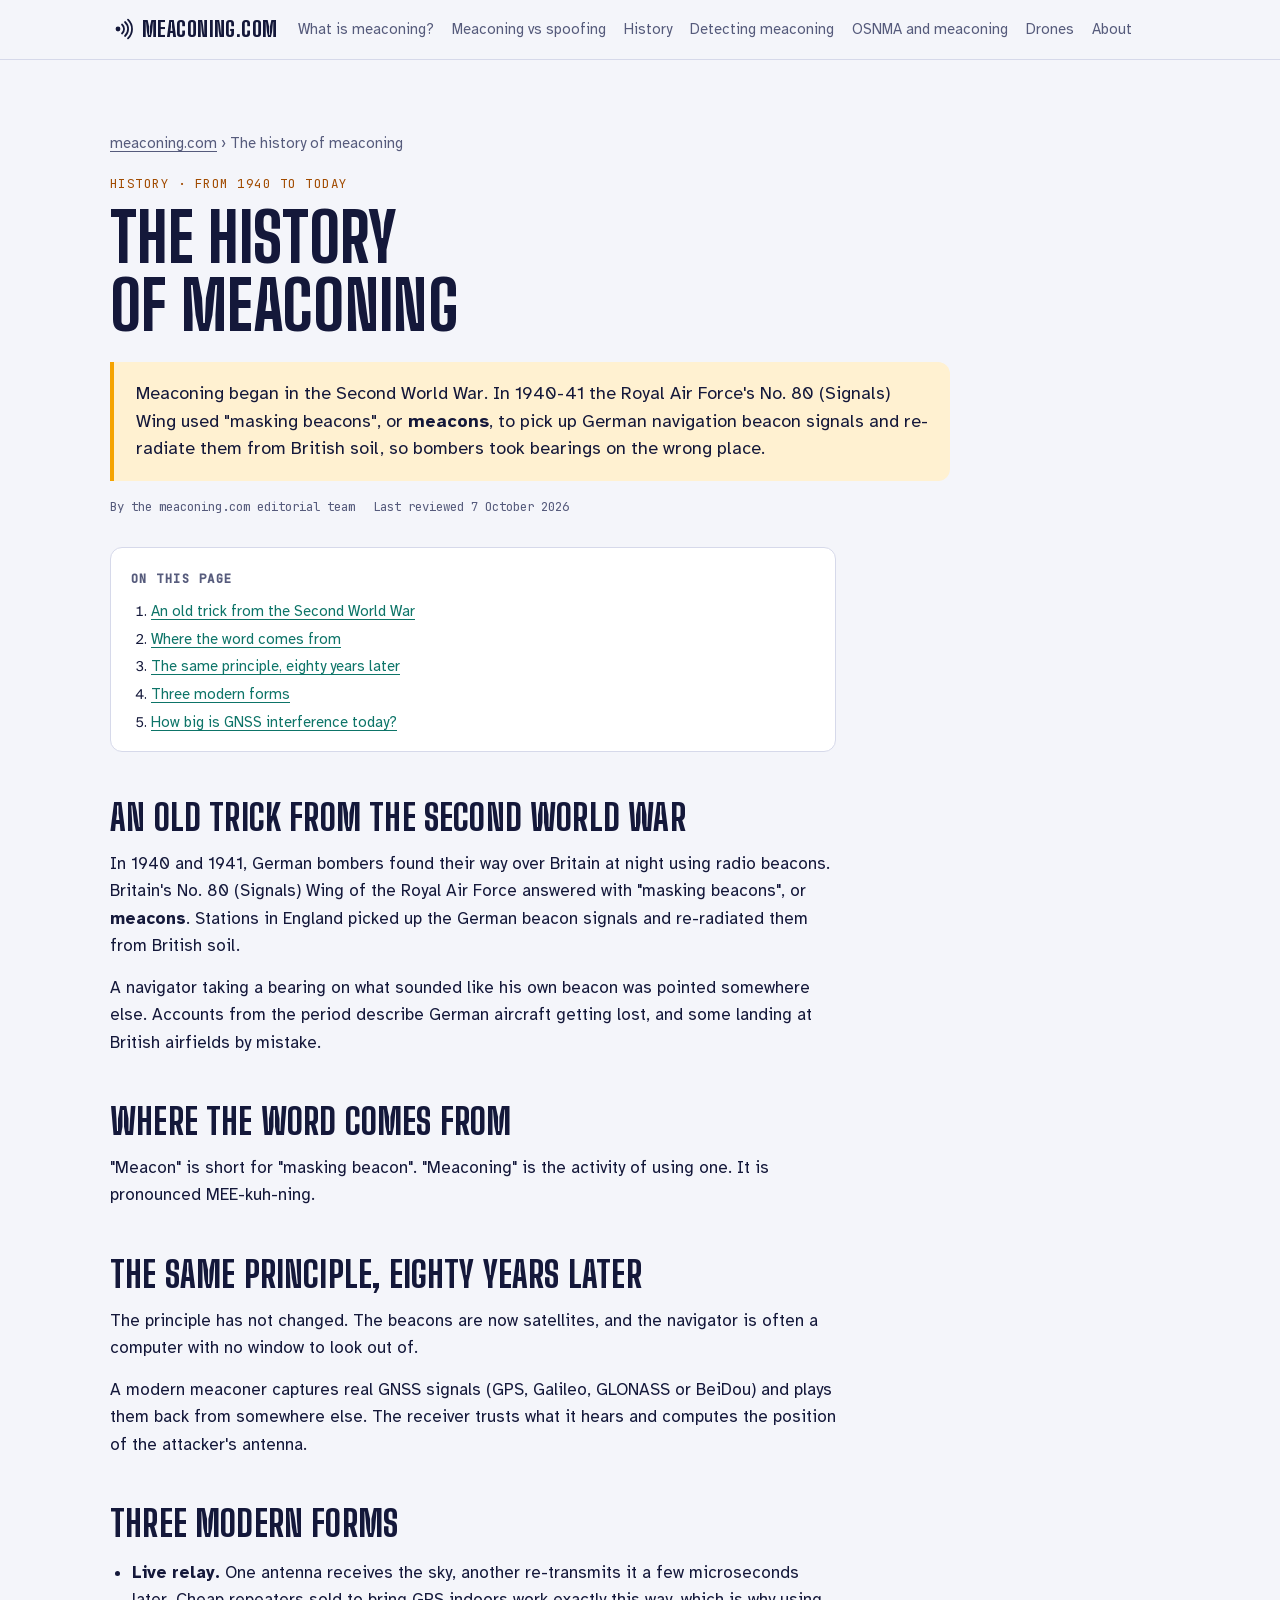
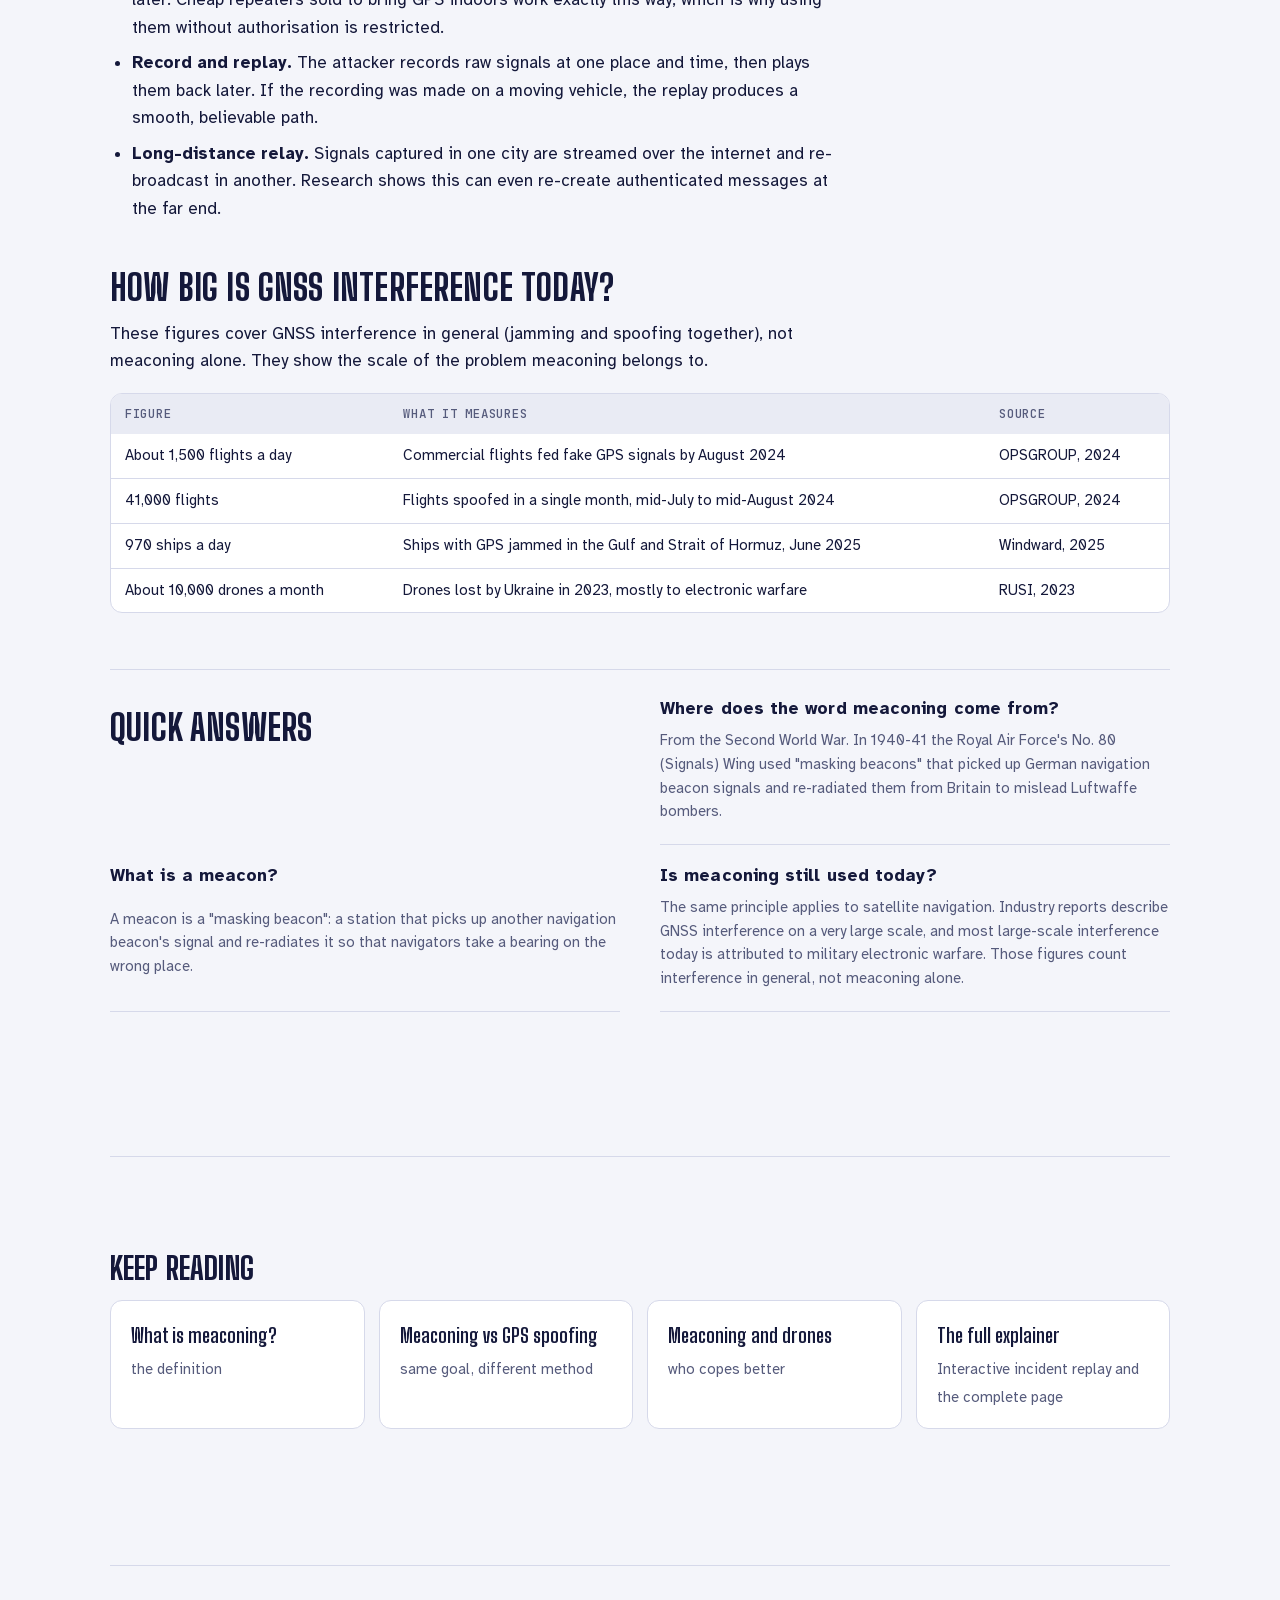
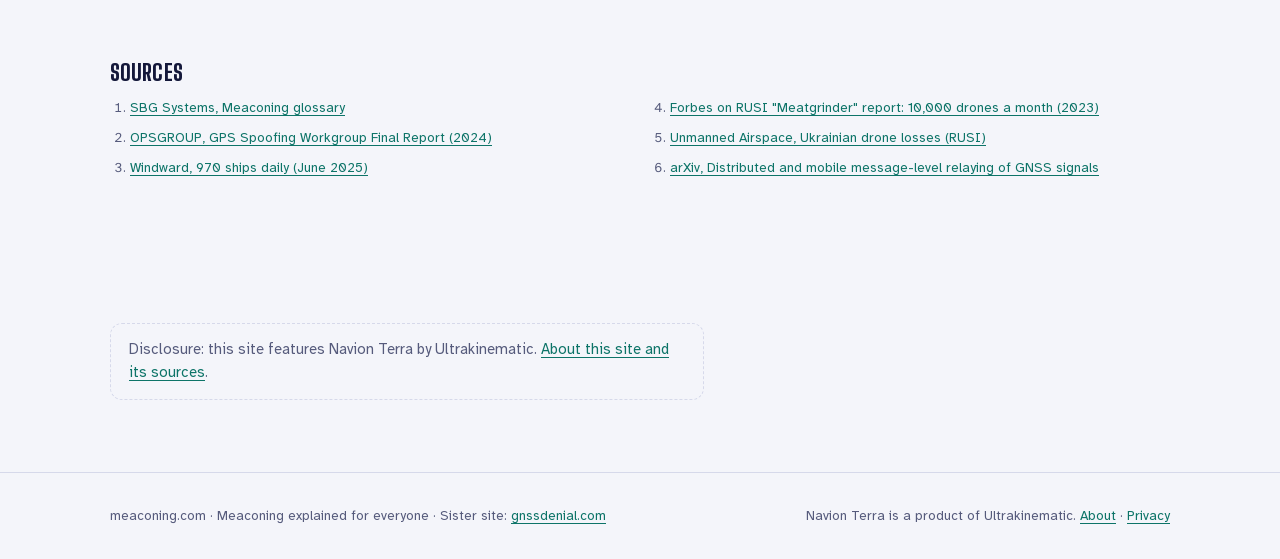
<file: history-of-meaconing/index.html>
<!doctype html>
<html lang="en">
<head>
<meta charset="utf-8">
<meta name="viewport" content="width=device-width, initial-scale=1, viewport-fit=cover">
<title>History of Meaconing: From WWII Masking Beacons to GNSS</title>
<meta name="description" content="Meaconing began in 1940-41 when the RAF&#x27;s No. 80 (Signals) Wing re-radiated German navigation beacons. How the word came about and how the same trick targets GPS today.">
<link rel="canonical" href="https://meaconing.com/history-of-meaconing/">
<meta name="robots" content="index, follow, max-snippet:-1, max-image-preview:large, max-video-preview:-1">
<meta name="author" content="meaconing.com">
<meta name="theme-color" content="#f4f5fa" media="(prefers-color-scheme: light)">
<meta name="theme-color" content="#0c0f2b" media="(prefers-color-scheme: dark)">
<meta property="og:type" content="article">
<meta property="og:site_name" content="meaconing.com">
<meta property="og:title" content="History of Meaconing: From WWII Masking Beacons to GNSS">
<meta property="og:description" content="Meaconing began in 1940-41 when the RAF&#x27;s No. 80 (Signals) Wing re-radiated German navigation beacons. How the word came about and how the same trick targets GPS today.">
<meta property="og:url" content="https://meaconing.com/history-of-meaconing/">
<meta property="og:image" content="https://meaconing.com/og-image.png">
<meta property="og:image:width" content="1200">
<meta property="og:image:height" content="630">
<meta property="og:locale" content="en_US">
<meta property="article:published_time" content="2026-10-07">
<meta property="article:modified_time" content="2026-10-07">
<meta name="twitter:card" content="summary_large_image">
<meta name="twitter:title" content="History of Meaconing: From WWII Masking Beacons to GNSS">
<meta name="twitter:description" content="Meaconing began in 1940-41 when the RAF&#x27;s No. 80 (Signals) Wing re-radiated German navigation beacons. How the word came about and how the same trick targets GPS today.">
<meta name="twitter:image" content="https://meaconing.com/og-image.png">
<link rel="icon" href="/favicon.svg" type="image/svg+xml">
<link rel="icon" href="/favicon-32.png" sizes="32x32" type="image/png">
<link rel="apple-touch-icon" href="/apple-touch-icon.png">
<link rel="manifest" href="/site.webmanifest">
<link rel="alternate" type="text/markdown" title="Markdown version" href="/history-of-meaconing.md">
<script type="application/ld+json">
{
 "@context": "https://schema.org",
 "@graph": [
  {
   "@type": "WebSite",
   "@id": "https://meaconing.com/#website",
   "url": "https://meaconing.com/",
   "name": "meaconing.com",
   "alternateName": "Meaconing explained",
   "inLanguage": "en",
   "publisher": {
    "@id": "https://meaconing.com/#org"
   }
  },
  {
   "@type": "Organization",
   "@id": "https://meaconing.com/#org",
   "name": "meaconing.com",
   "url": "https://meaconing.com/",
   "logo": "https://meaconing.com/icon-512.png",
   "sameAs": [
    "https://gnssdenial.com/"
   ],
   "contactPoint": {
    "@type": "ContactPoint",
    "contactType": "editorial",
    "email": "contact@meaconing.com"
   }
  },
  {
   "@type": "TechArticle",
   "@id": "https://meaconing.com/history-of-meaconing/#article",
   "url": "https://meaconing.com/history-of-meaconing/",
   "mainEntityOfPage": "https://meaconing.com/history-of-meaconing/",
   "headline": "The history of meaconing",
   "name": "History of Meaconing: From WWII Masking Beacons to GNSS",
   "description": "Meaconing began in 1940-41 when the RAF's No. 80 (Signals) Wing re-radiated German navigation beacons. How the word came about and how the same trick targets GPS today.",
   "inLanguage": "en",
   "datePublished": "2026-10-07",
   "dateModified": "2026-10-07",
   "image": "https://meaconing.com/og-image.png",
   "author": {
    "@id": "https://meaconing.com/#org"
   },
   "publisher": {
    "@id": "https://meaconing.com/#org"
   },
   "isPartOf": {
    "@id": "https://meaconing.com/#website"
   },
   "breadcrumb": {
    "@id": "https://meaconing.com/history-of-meaconing/#breadcrumb"
   },
   "proficiencyLevel": "Beginner",
   "about": [
    {
     "@type": "Thing",
     "name": "Meaconing",
     "sameAs": [
      "https://en.wikipedia.org/wiki/Meaconing",
      "https://www.wikidata.org/wiki/Q6803124"
     ]
    },
    {
     "@type": "Thing",
     "name": "Satellite navigation (GNSS)",
     "sameAs": [
      "https://en.wikipedia.org/wiki/Satellite_navigation",
      "https://www.wikidata.org/wiki/Q179435"
     ]
    }
   ],
   "citation": [
    "https://www.sbg-systems.com/glossary/meaconing/",
    "https://ops.group/dashboard/wp-content/uploads/2024/09/GPS-Spoofing-Final-Report-OPSGROUP-WG-OG24.pdf",
    "https://windward.ai/blog/middle-east-on-the-precipice-gps-jamming-in-the-arabian-gulf-and-strait-of-hormuz-disrupts-970-ships-daily/",
    "https://www.forbes.com/sites/davidhambling/2023/05/22/ukraine-drones-losses-are-10000-per-month/",
    "https://www.unmannedairspace.info/counter-uas-systems-and-policies/ukrainian-drone-losses-at-10000-a-month-new-research-from-rusi/",
    "https://arxiv.org/pdf/2202.11341"
   ],
   "relatedLink": [
    "https://meaconing.com/what-is-meaconing/",
    "https://meaconing.com/meaconing-vs-spoofing/",
    "https://meaconing.com/meaconing-and-drones/",
    "https://meaconing.com/"
   ],
   "text": "Meaconing began in the Second World War. In 1940-41 the Royal Air Force's No. 80 (Signals) Wing used \"masking beacons\", or meacons, to pick up German navigation beacon signals and re-radiate them from British soil, so bombers took bearings on the wrong place."
  },
  {
   "@type": "BreadcrumbList",
   "@id": "https://meaconing.com/history-of-meaconing/#breadcrumb",
   "itemListElement": [
    {
     "@type": "ListItem",
     "position": 1,
     "name": "meaconing.com",
     "item": "https://meaconing.com/"
    },
    {
     "@type": "ListItem",
     "position": 2,
     "name": "The history of meaconing",
     "item": "https://meaconing.com/history-of-meaconing/"
    }
   ]
  },
  {
   "@type": "FAQPage",
   "@id": "https://meaconing.com/history-of-meaconing/#faq",
   "mainEntity": [
    {
     "@type": "Question",
     "name": "Where does the word meaconing come from?",
     "acceptedAnswer": {
      "@type": "Answer",
      "text": "From the Second World War. In 1940-41 the Royal Air Force's No. 80 (Signals) Wing used \"masking beacons\" that picked up German navigation beacon signals and re-radiated them from Britain to mislead Luftwaffe bombers."
     }
    },
    {
     "@type": "Question",
     "name": "What is a meacon?",
     "acceptedAnswer": {
      "@type": "Answer",
      "text": "A meacon is a \"masking beacon\": a station that picks up another navigation beacon's signal and re-radiates it so that navigators take a bearing on the wrong place."
     }
    },
    {
     "@type": "Question",
     "name": "Is meaconing still used today?",
     "acceptedAnswer": {
      "@type": "Answer",
      "text": "The same principle applies to satellite navigation. Industry reports describe GNSS interference on a very large scale, and most large-scale interference today is attributed to military electronic warfare. Those figures count interference in general, not meaconing alone."
     }
    }
   ]
  }
 ]
}
</script>
<style>:root{padding-top:env(safe-area-inset-top,0px);padding-bottom:env(safe-area-inset-bottom,0px)}body{margin:0}img{max-width:100%}[hidden]{display:none!important}</style>
<link rel="preload" href="/fonts/big-shoulders-display-800-latin.woff2" as="font" type="font/woff2" crossorigin>
<link rel="preload" href="/fonts/atkinson-hyperlegible-400-latin.woff2" as="font" type="font/woff2" crossorigin>
<link rel="stylesheet" href="/fonts/fonts.css">
<style>
/* Layout: a night-sky field guide. One reading column for beginners, widened for diagrams and tables; signal-yellow marks the echo (the attack), teal marks independent navigation. */
:root{
  --bg:#f4f5fa; --surface:#ffffff; --sunk:#e9ebf4; --ink:#14183a; --muted:#565b7c; --line:#d6d9ea;
  --echo:#a14b00; --echo-fill:#f5a300; --echo-soft:#fff1d1; --safe:#0d7468; --safe-soft:#d8f1ec; --ok:#1d7a3a;
  --band:#14183a; --band-ink:#ffc23d; --band-muted:#b9bddb;
  --f-display:"Big Shoulders Display","Arial Narrow","Roboto Condensed",sans-serif;
  --f-body:"Atkinson Hyperlegible",system-ui,-apple-system,"Segoe UI",sans-serif;
  --f-mono:"JetBrains Mono",ui-monospace,Menlo,monospace;
  --t-xs:.78rem; --t-sm:.92rem; --t-md:1.06rem; --t-lg:1.4rem; --t-xl:clamp(2rem,4.4vw,3rem); --t-hero:clamp(2.4rem,5.2vw,4.3rem);
  --r:12px;
}
@media (prefers-color-scheme: dark){:root:not([data-theme="light"]){
  --bg:#0c0f2b; --surface:#141943; --sunk:#10143a; --ink:#eceefd; --muted:#a4a9cc; --line:#272d5e;
  --echo:#ffc23d; --echo-fill:#ffc23d; --echo-soft:#33290f; --safe:#3ad6c0; --safe-soft:#123b3c; --ok:#5ad08a;
  --band:#05071c; --band-ink:#ffc23d; --band-muted:#9da2c8; color-scheme:dark}}
:root[data-theme="dark"]{
  --bg:#0c0f2b; --surface:#141943; --sunk:#10143a; --ink:#eceefd; --muted:#a4a9cc; --line:#272d5e;
  --echo:#ffc23d; --echo-fill:#ffc23d; --echo-soft:#33290f; --safe:#3ad6c0; --safe-soft:#123b3c; --ok:#5ad08a;
  --band:#05071c; --band-ink:#ffc23d; --band-muted:#9da2c8; color-scheme:dark}

*{box-sizing:border-box}
html{scroll-behavior:smooth}
@media (prefers-reduced-motion: reduce){html{scroll-behavior:auto}}
body{background:var(--bg);color:var(--ink);font-family:var(--f-body);font-size:var(--t-md);line-height:1.62}
a{color:var(--safe);text-underline-offset:3px}
a:focus-visible,button:focus-visible,input:focus-visible{outline:2px solid var(--echo);outline-offset:3px;border-radius:4px}
.wrap{max-width:1140px;margin:0 auto;padding-inline:clamp(16px,4vw,40px)}
h1,h2,h3{font-family:var(--f-display);line-height:1.02;text-wrap:balance;margin:0;font-weight:800;letter-spacing:.005em}
h2{font-size:var(--t-xl);text-transform:uppercase}
h3{font-size:var(--t-lg);font-weight:700}
p{margin:0}
.lede{color:var(--muted);max-width:64ch}
.eyebrow{font-family:var(--f-mono);font-size:var(--t-xs);letter-spacing:.12em;text-transform:uppercase;color:var(--echo)}
.eyebrow.safe{color:var(--safe)}
.tab{font-variant-numeric:tabular-nums}
.sechead{display:grid;gap:14px;margin-bottom:36px;max-width:820px}
section{padding-block:clamp(56px,8vw,96px)}
section+section{border-top:1px solid var(--line)}
.prose{display:grid;gap:14px;max-width:66ch}

/* nav */
.nav{position:sticky;top:env(safe-area-inset-top,0px);z-index:30;background:color-mix(in srgb,var(--bg) 90%,transparent);backdrop-filter:blur(8px);border-bottom:1px solid var(--line)}
.nav .wrap{display:flex;align-items:center;gap:20px;padding-block:12px}
.brand{font-family:var(--f-display);font-weight:800;font-size:1.35rem;letter-spacing:.02em;color:var(--ink);text-decoration:none;display:flex;gap:8px;align-items:center;white-space:nowrap}
.navlinks{display:flex;gap:18px;overflow-x:auto;scrollbar-width:none;min-width:0;font-size:var(--t-sm)}
.navlinks::-webkit-scrollbar{display:none}
.navlinks a{color:var(--muted);text-decoration:none;white-space:nowrap}
.navlinks a:hover{color:var(--ink)}

/* hero */
.hero{padding-block:clamp(36px,6vw,72px)}
.hero-grid>*{min-width:0}
.hero-grid{display:grid;grid-template-columns:minmax(0,.95fr) minmax(0,1.05fr);gap:clamp(24px,4vw,56px);align-items:start}
.pron{font-family:var(--f-mono);font-size:var(--t-sm);color:var(--muted);margin-top:16px}
.pron b{color:var(--ink);font-weight:500}
.hero h1{font-size:var(--t-hero);text-transform:uppercase;margin-top:10px}
.hero h1 span{color:var(--echo)}
.hero .lede{margin-top:20px;font-size:1.12rem}
.cta{display:flex;flex-wrap:wrap;gap:12px;margin-top:26px}
.btn{display:inline-flex;align-items:center;gap:8px;padding:11px 18px;border-radius:999px;font-weight:700;font-size:var(--t-sm);text-decoration:none;border:1.5px solid var(--ink);color:var(--ink);background:transparent;cursor:pointer;font-family:var(--f-body)}
.btn.primary{background:var(--ink);color:var(--bg)}

/* incident replay */
.replay{background:var(--surface);border:1px solid var(--line);border-radius:16px;overflow:hidden;margin:0}
.replay-top{display:flex;justify-content:space-between;align-items:center;gap:12px;padding:12px 14px;border-bottom:1px solid var(--line);background:var(--sunk)}
.replay-top b{font-family:var(--f-mono);font-size:var(--t-xs);letter-spacing:.1em;text-transform:uppercase;font-weight:500}
.clock{font-family:var(--f-mono);font-size:var(--t-xs);color:var(--muted);font-variant-numeric:tabular-nums}
canvas#rp{display:block;width:100%;aspect-ratio:16/9;max-width:100%}
.ctrl{display:flex;align-items:center;gap:12px;padding:10px 14px;border-top:1px solid var(--line)}
.ctrl button{flex:none;width:38px;height:38px;border-radius:50%;border:1.5px solid var(--ink);background:var(--surface);color:var(--ink);cursor:pointer;display:grid;place-items:center}
.ctrl input{flex:1;min-width:0;accent-color:var(--echo-fill)}
.phases{display:grid;grid-template-columns:repeat(4,minmax(0,1fr));border-top:1px solid var(--line)}
.ph{padding:10px 12px;font-size:.8rem;color:var(--muted);border-left:1px solid var(--line);min-width:0}
.ph:first-child{border-left:0}
.ph b{display:block;font-family:var(--f-mono);font-size:.68rem;letter-spacing:.08em;text-transform:uppercase;font-weight:500;margin-bottom:2px}
.ph.on{background:var(--echo-soft);color:var(--ink)}
.ph.on b{color:var(--echo)}
.phase-cap{padding:12px 14px;border-top:1px solid var(--line);font-size:var(--t-sm);min-height:4.4em}
.panels{display:grid;grid-template-columns:1fr 1fr;border-top:1px solid var(--line)}
.pn{padding:12px 14px;min-width:0;display:grid;gap:6px;align-content:start}
.pn+.pn{border-left:1px solid var(--line)}
.pn .hd{font-family:var(--f-mono);font-size:.68rem;letter-spacing:.08em;text-transform:uppercase;color:var(--muted);display:flex;gap:6px;align-items:center}
.sw{width:10px;height:10px;border-radius:50%;display:inline-block;flex:none}
.pn .big{font-family:var(--f-display);font-size:1.9rem;font-weight:800;line-height:1;font-variant-numeric:tabular-nums}
.checks{display:grid;gap:2px;font-size:.78rem}
.checks div{display:flex;justify-content:space-between;gap:8px}
.checks span:last-child{font-family:var(--f-mono);color:var(--ok);white-space:nowrap}
.checks span.warn{color:var(--echo)}

/* banner */
.band{background:var(--band);color:var(--band-ink);padding-block:clamp(48px,8vw,88px);border:0}
.band h2{font-size:clamp(2.6rem,8.5vw,6.4rem);line-height:.92;text-transform:uppercase;max-width:14ch}
.band h2 em{font-style:normal;display:block;color:var(--band-muted)}
.band-stats{display:grid;grid-template-columns:repeat(4,minmax(0,1fr));gap:24px;margin-top:44px;border-top:1px solid color-mix(in srgb,var(--band-ink) 30%,transparent);padding-top:28px}
.band-stats div{min-width:0;display:grid;gap:6px;align-content:start}
.band-stats .n{font-family:var(--f-display);font-size:clamp(2.2rem,4.6vw,3.4rem);font-weight:800;line-height:1;font-variant-numeric:tabular-nums}
.band-stats p{color:var(--band-muted);font-size:var(--t-sm)}
.band-stats small{font-family:var(--f-mono);font-size:.7rem;color:var(--band-muted);opacity:.8}

/* basics */
.basics{display:grid;grid-template-columns:minmax(0,1fr) minmax(0,1fr);gap:clamp(24px,4vw,56px);align-items:center}
.figure{background:var(--surface);border:1px solid var(--line);border-radius:16px;padding:14px;overflow-x:auto}
.figure svg{display:block;width:100%;height:auto;min-width:440px}
.t-ink{fill:var(--ink)} .t-mut{fill:var(--muted)} .t-echo{fill:var(--echo)} .t-safe{fill:var(--safe)}
.s-ink{stroke:var(--ink)} .s-mut{stroke:var(--muted)} .s-line{stroke:var(--line)} .s-echo{stroke:var(--echo-fill)} .s-safe{stroke:var(--safe)}
.svgt{font-family:var(--f-mono);font-size:11px}
.keyfacts{display:grid;grid-template-columns:repeat(3,minmax(0,1fr));gap:1px;background:var(--line);border:1px solid var(--line);border-radius:var(--r);overflow:hidden;margin-top:36px}
.keyfacts div{background:var(--surface);padding:18px;display:grid;gap:4px;align-content:start}
.keyfacts b{font-family:var(--f-display);font-size:1.7rem;line-height:1;font-variant-numeric:tabular-nums}
.keyfacts p{font-size:var(--t-sm);color:var(--muted)}

/* threats overview */
.tgrid{display:grid;grid-template-columns:repeat(4,minmax(0,1fr));gap:14px}
.tc{background:var(--surface);border:1px solid var(--line);border-radius:var(--r);padding:18px;display:grid;gap:8px;align-content:start;min-width:0}
.tc.me{border:2px solid var(--echo-fill);background:var(--echo-soft)}
.tc h3{font-size:1.45rem;text-transform:uppercase}
.tc p{font-size:var(--t-sm)}
.tc .like{color:var(--muted);font-style:italic;font-size:.86rem}
.notice{font-family:var(--f-mono);font-size:.7rem;letter-spacing:.06em;text-transform:uppercase;display:inline-flex;gap:6px;align-items:center;color:var(--muted)}
.notice i{width:8px;height:8px;border-radius:50%}
.n-yes i{background:var(--ok)} .n-maybe i{background:var(--muted)} .n-no i{background:var(--echo-fill)}
.sister{margin-top:22px;font-size:var(--t-sm);color:var(--muted)}

/* deep dive */
.part{padding-top:clamp(40px,6vw,64px);margin-top:clamp(40px,6vw,64px);border-top:1px dashed var(--line)}
.part:first-of-type{border-top:0;margin-top:0;padding-top:0}
.split{display:grid;grid-template-columns:minmax(0,1fr) minmax(0,1fr);gap:clamp(24px,4vw,56px);align-items:start}
.tablebox{overflow-x:auto;background:var(--surface);border:1px solid var(--line);border-radius:var(--r)}
table{border-collapse:collapse;width:100%;font-size:var(--t-sm)}
th,td{padding:12px 14px;text-align:left;border-bottom:1px solid var(--line);vertical-align:top}
tr:last-child th,tr:last-child td{border-bottom:0}
thead th{font-family:var(--f-mono);font-size:.7rem;letter-spacing:.08em;text-transform:uppercase;color:var(--muted);font-weight:500;background:var(--sunk)}
tbody th{font-weight:700}
.col-me{background:var(--echo-soft)}
.forms{display:grid;grid-template-columns:repeat(3,minmax(0,1fr));gap:14px}
.form{border-top:3px solid var(--echo-fill);background:var(--surface);border-radius:0 0 var(--r) var(--r);padding:18px;display:grid;gap:8px;align-content:start;min-width:0;border-left:1px solid var(--line);border-right:1px solid var(--line);border-bottom:1px solid var(--line)}
.form h3{font-size:1.3rem}
.form p{font-size:var(--t-sm);color:var(--muted)}
.form .res{font-size:var(--t-sm);color:var(--ink)}
.reasons{display:grid;grid-template-columns:repeat(2,minmax(0,1fr));gap:14px}
.reason{background:var(--surface);border:1px solid var(--line);border-radius:var(--r);padding:18px;display:grid;gap:6px;min-width:0}
.reason h3{font-size:1.2rem}
.reason p{font-size:var(--t-sm);color:var(--muted)}
.reason.wide{grid-column:1/-1;display:grid;grid-template-columns:minmax(0,1fr) minmax(0,1fr);gap:20px;align-items:center}
.reason.wide>div{display:grid;gap:6px;min-width:0}
.mini{overflow-x:auto}
.mini svg{display:block;width:100%;height:auto;min-width:320px}
.timeline{list-style:none;padding:0;margin:0;display:grid;border-left:2px solid var(--line);margin-left:8px}
.timeline li{display:grid;grid-template-columns:96px minmax(0,1fr);gap:16px;padding:0 0 22px 22px;position:relative}
.timeline li::before{content:"";position:absolute;left:-8px;top:4px;width:14px;height:14px;border-radius:50%;background:var(--bg);border:2px solid var(--echo-fill)}
.timeline li:last-child{padding-bottom:0}
.timeline time{font-family:var(--f-mono);font-size:var(--t-xs);color:var(--echo);padding-top:2px}
.timeline b{display:block}
.timeline p{font-size:var(--t-sm);color:var(--muted)}
.gs{background:var(--surface);border:1px solid var(--line);border-radius:var(--r);padding:16px;display:grid;gap:10px;font-size:var(--t-sm);align-content:start}
.gs .hd{font-family:var(--f-mono);font-size:.7rem;letter-spacing:.08em;text-transform:uppercase;color:var(--muted)}
.gs .row{display:flex;justify-content:space-between;gap:10px;border-bottom:1px solid var(--line);padding-bottom:6px}
.gs .row:last-child{border-bottom:0}
.gs .row span:last-child{font-family:var(--f-mono);color:var(--ok)}
.gs .truth{border-radius:8px;background:var(--echo-soft);padding:10px 12px}
.verdict{display:inline-flex;align-items:center;gap:6px;font-weight:700;white-space:nowrap}
.verdict i{width:10px;height:10px;border-radius:50%;flex:none}
.v-no i{background:var(--echo-fill)} .v-some i{background:var(--muted)} .v-yes i{background:var(--safe)}
.v-no{color:var(--echo)} .v-yes{color:var(--safe)}
.tells{display:grid;grid-template-columns:repeat(3,minmax(0,1fr));gap:14px}
.tell{border-top:2px solid var(--ink);padding-top:12px;font-size:var(--t-sm);display:grid;gap:4px;align-content:start}
.tell b{font-size:1rem}
.tell p{color:var(--muted)}

/* crewed vs autonomous */
.fleet{display:grid;grid-template-columns:repeat(4,minmax(0,1fr));gap:1px;background:var(--line);border:1px solid var(--line);border-radius:var(--r);overflow:hidden}
.fleet div{background:var(--surface);padding:16px;display:grid;gap:4px;align-content:start;min-width:0}
.fleet b{font-family:var(--f-display);font-size:1.2rem;text-transform:uppercase}
.fleet p{font-size:.85rem;color:var(--muted)}
.toolkit{display:grid;grid-template-columns:repeat(3,minmax(0,1fr));gap:18px;margin-top:28px}
.toolkit div{display:grid;gap:4px;align-content:start;font-size:var(--t-sm)}
.toolkit b{font-size:1.02rem}
.toolkit p{color:var(--muted)}
.question{margin-block:clamp(48px,7vw,80px) 28px;font-family:var(--f-display);font-size:clamp(2.2rem,6vw,4.2rem);font-weight:800;text-transform:uppercase;line-height:.95;max-width:16ch}
.question span{color:var(--echo)}
.vs th:nth-child(2),.vs td:nth-child(2){width:38%}
.vs td:nth-child(3){background:var(--echo-soft)}
.vs thead th:nth-child(3){background:var(--echo-soft);color:var(--echo)}

/* classes ladder */
.ladder{display:grid;grid-template-columns:repeat(5,minmax(0,1fr));gap:10px;align-items:end}
.rung{background:var(--surface);border:1px solid var(--line);border-radius:var(--r);padding:16px;display:grid;gap:6px;align-content:start;min-width:0}
.rung .cls{font-family:var(--f-mono);font-size:.7rem;letter-spacing:.08em;text-transform:uppercase;color:var(--muted)}
.rung b{font-family:var(--f-display);font-size:1.35rem;text-transform:uppercase;line-height:1}
.rung .w{font-family:var(--f-mono);font-size:.82rem}
.rung p{font-size:.84rem;color:var(--muted)}
.rung .bar{height:6px;border-radius:3px;background:var(--echo-fill)}
.cover{margin-top:14px;display:flex;align-items:center;gap:12px;font-size:var(--t-sm);font-weight:700;color:var(--safe)}
.cover::before{content:"";flex:1;height:10px;border-radius:5px;background:var(--safe);order:2}
.cover span{order:1;white-space:nowrap}
.cover em{order:3;font-style:normal;white-space:nowrap}

/* navion */
.navion{background:var(--surface)}
.nv-hero{display:grid;grid-template-columns:minmax(0,1.1fr) minmax(0,1fr);gap:clamp(24px,4vw,56px);align-items:end}
.nv-hero h2{font-size:clamp(2.2rem,5.5vw,3.8rem)}
.nv-hero h2 span{color:var(--safe)}
.tags{display:flex;flex-wrap:wrap;gap:8px;margin-top:18px}
.tags span{font-family:var(--f-mono);font-size:.72rem;letter-spacing:.08em;text-transform:uppercase;padding:6px 10px;border-radius:999px;border:1px solid var(--safe);color:var(--safe)}
.qcompare{display:grid;grid-template-columns:1fr 1fr;gap:14px;margin-top:40px}
.qbox{border-radius:var(--r);padding:20px;display:grid;gap:8px;align-content:start;min-width:0}
.qbox.old{background:var(--echo-soft)}
.qbox.new{background:var(--safe-soft)}
.qbox .hd{font-family:var(--f-mono);font-size:.7rem;letter-spacing:.08em;text-transform:uppercase;color:var(--muted)}
.qbox q{font-family:var(--f-display);font-size:1.7rem;font-weight:700;line-height:1.05;quotes:"“" "”"}
.qbox p{font-size:var(--t-sm)}
.stages{list-style:none;padding:0;margin:40px 0 0;display:grid;grid-template-columns:repeat(4,minmax(0,1fr));gap:18px;counter-reset:st}
.stages li{display:grid;gap:6px;align-content:start;min-width:0;border-top:3px solid var(--safe);padding-top:12px;font-size:var(--t-sm)}
.stages li::before{counter-increment:st;content:"Step " counter(st);font-family:var(--f-mono);font-size:.7rem;letter-spacing:.08em;text-transform:uppercase;color:var(--safe)}
.stages b{font-family:var(--f-display);font-size:1.35rem;text-transform:uppercase}
.stages p{color:var(--muted)}
.refs{display:grid;grid-template-columns:repeat(3,minmax(0,1fr));gap:12px;margin-top:40px}
.ref{border:1px solid var(--line);border-radius:10px;padding:14px;display:grid;gap:4px;background:var(--bg);min-width:0}
.ref code{font-family:var(--f-mono);font-size:.74rem;color:var(--safe);font-weight:500}
.ref b{font-size:.98rem}
.ref p{font-size:.84rem;color:var(--muted)}
.ref.gn code{color:var(--echo)}
.specs{margin-top:40px;display:grid;grid-template-columns:repeat(4,minmax(0,1fr));gap:1px;background:var(--line);border:1px solid var(--line);border-radius:var(--r);overflow:hidden}
.specs div{background:var(--bg);padding:14px 16px;display:grid;gap:2px}
.specs span{font-family:var(--f-mono);font-size:.68rem;letter-spacing:.08em;text-transform:uppercase;color:var(--muted)}
.specs b{font-size:1.02rem}
.contact{margin-top:40px;display:flex;flex-wrap:wrap;gap:16px 28px;align-items:center;justify-content:space-between;padding:26px;border-radius:16px;background:var(--band);color:var(--band-ink)}
.contact h3{font-size:1.8rem;text-transform:uppercase}
.contact p{color:var(--band-muted);font-size:var(--t-sm);margin-top:4px}
.mail{display:flex;gap:8px;align-items:center;flex-wrap:wrap}
.mail code{font-family:var(--f-mono);font-size:var(--t-sm);padding:9px 12px;border-radius:8px;background:color-mix(in srgb,var(--band-ink) 14%,transparent);user-select:all}
.mail button,.mail a{font-family:var(--f-body);font-size:var(--t-sm);font-weight:700;padding:9px 14px;border-radius:999px;border:1px solid var(--band-ink);cursor:pointer;text-decoration:none}
.mail button{background:var(--band-ink);color:var(--band)}
.mail a{background:transparent;color:var(--band-ink)}

/* faq + glossary */
.faq{display:grid;grid-template-columns:repeat(2,minmax(0,1fr));gap:0 40px;border-top:1px solid var(--line)}
.qa{padding-block:20px;border-bottom:1px solid var(--line);display:grid;gap:8px;min-width:0}
.qa h3{font-family:var(--f-body);font-size:1.08rem;font-weight:700;line-height:1.3}
.qa p{font-size:var(--t-sm);color:var(--muted)}
.gloss{display:grid;grid-template-columns:repeat(3,minmax(0,1fr));gap:1px;background:var(--line);border:1px solid var(--line);border-radius:var(--r);overflow:hidden;margin:0}
.gloss div{background:var(--surface);padding:14px 16px;min-width:0}
.gloss dt{font-weight:700}
.gloss dt abbr{text-decoration:none;color:var(--echo);font-family:var(--f-mono);font-size:.8rem;margin-left:6px}
.gloss dd{margin:4px 0 0;font-size:.86rem;color:var(--muted)}
.sources ol{columns:2;column-gap:40px;font-size:.84rem;color:var(--muted);padding-left:20px;margin:0}
.sources li{break-inside:avoid;margin-bottom:8px}
.foot{font-size:.8rem;color:var(--muted);margin-top:12px;max-width:80ch}
footer{padding-block:32px;font-size:.84rem;color:var(--muted);border-top:1px solid var(--line)}
footer .wrap{display:flex;flex-wrap:wrap;gap:12px;justify-content:space-between}

@media (max-width:960px){
  .hero-grid,.basics,.split,.nv-hero{grid-template-columns:1fr}
  .tgrid,.fleet,.specs,.band-stats{grid-template-columns:1fr 1fr}
  .forms,.refs,.toolkit,.tells{grid-template-columns:1fr 1fr}
  .ladder{grid-template-columns:repeat(3,minmax(0,1fr))}
  .stages{grid-template-columns:1fr 1fr}
  .faq{grid-template-columns:1fr}
  .gloss{grid-template-columns:1fr 1fr}
  .reason.wide{grid-template-columns:1fr}
  .sources ol{columns:1}
}
@media (max-width:600px){
  .tgrid,.forms,.refs,.toolkit,.tells,.reasons,.qcompare,.stages,.gloss,.keyfacts{grid-template-columns:1fr}
  .ladder{grid-template-columns:1fr 1fr}
  .phases{grid-template-columns:1fr 1fr}
  .ph:nth-child(3){border-left:0}
  .ph:nth-child(n+3){border-top:1px solid var(--line)}
  .timeline li{grid-template-columns:1fr;gap:2px}
  .panels{grid-template-columns:1fr}
  .pn+.pn{border-left:0;border-top:1px solid var(--line)}
}

.gcards{display:grid;grid-template-columns:repeat(auto-fit,minmax(250px,1fr));gap:14px}
.gcard{display:block;padding:18px 20px;border:1px solid var(--line);border-radius:var(--r);background:var(--surface);text-decoration:none;color:var(--ink)}
.gcard:hover{border-color:var(--echo-fill)}
.gcard b{display:block;font-family:var(--f-display);font-size:1.3rem;font-weight:700;margin-bottom:6px}
.gcard span{font-size:var(--t-sm);color:var(--muted)}
</style>

<style>
.crumbs{font-size:var(--t-sm);color:var(--muted);margin-bottom:18px}
.crumbs a{color:var(--muted)}
.art{padding-block:clamp(36px,6vw,72px)}
.art h1{font-size:var(--t-hero);text-transform:uppercase;margin:10px 0 22px;max-width:18ch}
.answer{border-left:4px solid var(--echo-fill);background:var(--echo-soft);padding:18px 22px;border-radius:0 var(--r) var(--r) 0;max-width:70ch;font-size:1.12rem;line-height:1.55}
.meta{font-family:var(--f-mono);font-size:var(--t-xs);color:var(--muted);margin-top:16px;display:flex;flex-wrap:wrap;gap:6px 18px}
.toc{margin:30px 0 0;padding:16px 20px;border:1px solid var(--line);border-radius:var(--r);background:var(--surface);max-width:66ch}
.toc b{font-family:var(--f-mono);font-size:var(--t-xs);letter-spacing:.12em;text-transform:uppercase;color:var(--muted)}
.toc ol{margin:8px 0 0;padding-left:20px;display:grid;gap:4px;font-size:var(--t-sm)}
.body>*{max-width:66ch}
.body>.tbl{max-width:none}
.body h2{font-size:clamp(1.6rem,3vw,2.2rem);margin:48px 0 14px;scroll-margin-top:80px}
.body ul,.body ol{padding-left:22px;display:grid;gap:8px}
.body p{margin:0 0 14px}
.tbl{overflow-x:auto;margin:18px 0 8px;border:1px solid var(--line);border-radius:var(--r);background:var(--surface)}
.tbl table{min-width:560px}
.tbl th,.tbl td{padding:10px 14px;text-align:left;border-bottom:1px solid var(--line);vertical-align:top}
.tbl th{background:var(--sunk);font-family:var(--f-mono);font-size:var(--t-xs);letter-spacing:.06em;text-transform:uppercase;color:var(--muted)}
.tbl tr:last-child td{border-bottom:0}
.faq{margin-top:56px;padding-top:8px;border-top:1px solid var(--line)}
.faq h2{font-size:clamp(1.6rem,3vw,2.2rem);margin:32px 0 10px}
.keep{margin-top:48px}
.keep h2{font-size:clamp(1.4rem,2.6vw,1.9rem);margin-bottom:16px}
.cards{display:grid;grid-template-columns:repeat(auto-fit,minmax(230px,1fr));gap:14px}
.card{display:block;padding:18px 20px;border:1px solid var(--line);border-radius:var(--r);background:var(--surface);text-decoration:none;color:var(--ink)}
.card:hover{border-color:var(--echo-fill)}
.card b{display:block;font-family:var(--f-display);font-size:1.25rem;font-weight:700;margin-bottom:4px}
.card span{font-size:var(--t-sm);color:var(--muted)}
.disc{margin-top:40px;padding:14px 18px;border:1px dashed var(--line);border-radius:var(--r);font-size:var(--t-sm);color:var(--muted);max-width:66ch}
.src{margin-top:40px}
.src h2{font-size:1.4rem;margin-bottom:12px}
.src ol{columns:2;column-gap:40px;font-size:.84rem;color:var(--muted);padding-left:20px;margin:0}
.src li{break-inside:avoid;margin-bottom:8px}
@media (max-width:720px){.src ol{columns:1}}
</style>
</head>
<body>
<nav class="nav" aria-label="Guides">
  <div class="wrap">
    <a class="brand" href="/"><svg width="24" height="24" viewBox="0 0 24 24" fill="none" aria-hidden="true"><circle cx="8" cy="12" r="2.4" fill="currentColor"/><path d="M12 7.5a6 6 0 0 1 0 9M15 5a9.5 9.5 0 0 1 0 14M18 2.6a13 13 0 0 1 0 18.8" stroke="currentColor" stroke-width="1.8" stroke-linecap="round"/></svg>MEACONING.COM</a>
    <div class="navlinks">
      <a href="/what-is-meaconing/">What is meaconing?</a>
      <a href="/meaconing-vs-spoofing/">Meaconing vs spoofing</a>
      <a href="/history-of-meaconing/">History</a>
      <a href="/detect-meaconing/">Detecting meaconing</a>
      <a href="/osnma-and-meaconing/">OSNMA and meaconing</a>
      <a href="/meaconing-and-drones/">Drones</a>
      <a href="/about/">About</a>
    </div>
  </div>
</nav>
<main>
<article class="art">
  <div class="wrap">
    <p class="crumbs"><a href="/">meaconing.com</a> › The history of meaconing</p>
    <p class="eyebrow">History · from 1940 to today</p>
    <h1>The history of meaconing</h1>
    <p class="answer">Meaconing began in the Second World War. In 1940-41 the Royal Air Force's No. 80 (Signals) Wing used "masking beacons", or <strong>meacons</strong>, to pick up German navigation beacon signals and re-radiate them from British soil, so bombers took bearings on the wrong place.</p>
    <p class="meta"><span>By the meaconing.com editorial team</span><span>Last reviewed <time datetime="2026-10-07">7 October 2026</time></span></p>
    <nav class="toc" aria-label="On this page"><b>On this page</b><ol><li><a href="#an-old-trick-from-the-second-world-war">An old trick from the Second World War</a></li><li><a href="#where-the-word-comes-from">Where the word comes from</a></li><li><a href="#the-same-principle-eighty-years-later">The same principle, eighty years later</a></li><li><a href="#three-modern-forms">Three modern forms</a></li><li><a href="#how-big-is-gnss-interference-today">How big is GNSS interference today?</a></li></ol></nav>
    <div class="body">
<h2 id="an-old-trick-from-the-second-world-war">An old trick from the Second World War</h2>
<p>In 1940 and 1941, German bombers found their way over Britain at night using radio beacons. Britain's No. 80 (Signals) Wing of the Royal Air Force answered with "masking beacons", or <strong>meacons</strong>. Stations in England picked up the German beacon signals and re-radiated them from British soil.</p>
<p>A navigator taking a bearing on what sounded like his own beacon was pointed somewhere else. Accounts from the period describe German aircraft getting lost, and some landing at British airfields by mistake.</p>
<h2 id="where-the-word-comes-from">Where the word comes from</h2>
<p>"Meacon" is short for "masking beacon". "Meaconing" is the activity of using one. It is pronounced MEE-kuh-ning.</p>
<h2 id="the-same-principle-eighty-years-later">The same principle, eighty years later</h2>
<p>The principle has not changed. The beacons are now satellites, and the navigator is often a computer with no window to look out of.</p>
<p>A modern meaconer captures real GNSS signals (GPS, Galileo, GLONASS or BeiDou) and plays them back from somewhere else. The receiver trusts what it hears and computes the position of the attacker's antenna.</p>
<h2 id="three-modern-forms">Three modern forms</h2>
<ul><li><strong>Live relay.</strong> One antenna receives the sky, another re-transmits it a few microseconds later. Cheap repeaters sold to bring GPS indoors work exactly this way, which is why using them without authorisation is restricted.</li><li><strong>Record and replay.</strong> The attacker records raw signals at one place and time, then plays them back later. If the recording was made on a moving vehicle, the replay produces a smooth, believable path.</li><li><strong>Long-distance relay.</strong> Signals captured in one city are streamed over the internet and re-broadcast in another. Research shows this can even re-create authenticated messages at the far end.</li></ul>
<h2 id="how-big-is-gnss-interference-today">How big is GNSS interference today?</h2>
<p>These figures cover GNSS interference in general (jamming and spoofing together), not meaconing alone. They show the scale of the problem meaconing belongs to.</p>
<div class="tbl"><table><thead><tr><th scope="col">Figure</th><th scope="col">What it measures</th><th scope="col">Source</th></tr></thead><tbody><tr><td>About 1,500 flights a day</td><td>Commercial flights fed fake GPS signals by August 2024</td><td>OPSGROUP, 2024</td></tr><tr><td>41,000 flights</td><td>Flights spoofed in a single month, mid-July to mid-August 2024</td><td>OPSGROUP, 2024</td></tr><tr><td>970 ships a day</td><td>Ships with GPS jammed in the Gulf and Strait of Hormuz, June 2025</td><td>Windward, 2025</td></tr><tr><td>About 10,000 drones a month</td><td>Drones lost by Ukraine in 2023, mostly to electronic warfare</td><td>RUSI, 2023</td></tr></tbody></table></div>
    </div>
    <section class="faq" aria-labelledby="h-faq"><h2 id="h-faq">Quick answers</h2><article class="qa"><h3>Where does the word meaconing come from?</h3><p>From the Second World War. In 1940-41 the Royal Air Force's No. 80 (Signals) Wing used "masking beacons" that picked up German navigation beacon signals and re-radiated them from Britain to mislead Luftwaffe bombers.</p></article><article class="qa"><h3>What is a meacon?</h3><p>A meacon is a "masking beacon": a station that picks up another navigation beacon's signal and re-radiates it so that navigators take a bearing on the wrong place.</p></article><article class="qa"><h3>Is meaconing still used today?</h3><p>The same principle applies to satellite navigation. Industry reports describe GNSS interference on a very large scale, and most large-scale interference today is attributed to military electronic warfare. Those figures count interference in general, not meaconing alone.</p></article></section>
    <section class="keep" aria-labelledby="h-keep"><h2 id="h-keep">Keep reading</h2><div class="cards"><a class="card" href="/what-is-meaconing/"><b>What is meaconing?</b><span>the definition</span></a><a class="card" href="/meaconing-vs-spoofing/"><b>Meaconing vs GPS spoofing</b><span>same goal, different method</span></a><a class="card" href="/meaconing-and-drones/"><b>Meaconing and drones</b><span>who copes better</span></a><a class="card" href="/"><b>The full explainer</b><span>Interactive incident replay and the complete page</span></a></div></section><section class="src" aria-labelledby="h-src"><h2 id="h-src">Sources</h2><ol><li><a href="https://www.sbg-systems.com/glossary/meaconing/" target="_blank" rel="noopener">SBG Systems, Meaconing glossary</a></li><li><a href="https://ops.group/dashboard/wp-content/uploads/2024/09/GPS-Spoofing-Final-Report-OPSGROUP-WG-OG24.pdf" target="_blank" rel="noopener">OPSGROUP, GPS Spoofing Workgroup Final Report (2024)</a></li><li><a href="https://windward.ai/blog/middle-east-on-the-precipice-gps-jamming-in-the-arabian-gulf-and-strait-of-hormuz-disrupts-970-ships-daily/" target="_blank" rel="noopener">Windward, 970 ships daily (June 2025)</a></li><li><a href="https://www.forbes.com/sites/davidhambling/2023/05/22/ukraine-drones-losses-are-10000-per-month/" target="_blank" rel="noopener">Forbes on RUSI &quot;Meatgrinder&quot; report: 10,000 drones a month (2023)</a></li><li><a href="https://www.unmannedairspace.info/counter-uas-systems-and-policies/ukrainian-drone-losses-at-10000-a-month-new-research-from-rusi/" target="_blank" rel="noopener">Unmanned Airspace, Ukrainian drone losses (RUSI)</a></li><li><a href="https://arxiv.org/pdf/2202.11341" target="_blank" rel="noopener">arXiv, Distributed and mobile message-level relaying of GNSS signals</a></li></ol></section><p class="disc">Disclosure: this site features Navion Terra by Ultrakinematic. <a href="/about/">About this site and its sources</a>.</p>
  </div>
</article>
</main>
<footer>
  <div class="wrap">
    <span>meaconing.com · Meaconing explained for everyone · Sister site: <a href="https://gnssdenial.com">gnssdenial.com</a></span>
    <span>Navion Terra is a product of Ultrakinematic. <a href="/about/">About</a> · <a href="/privacy/">Privacy</a></span>
  </div>
</footer>
</body>
</html>
</file>
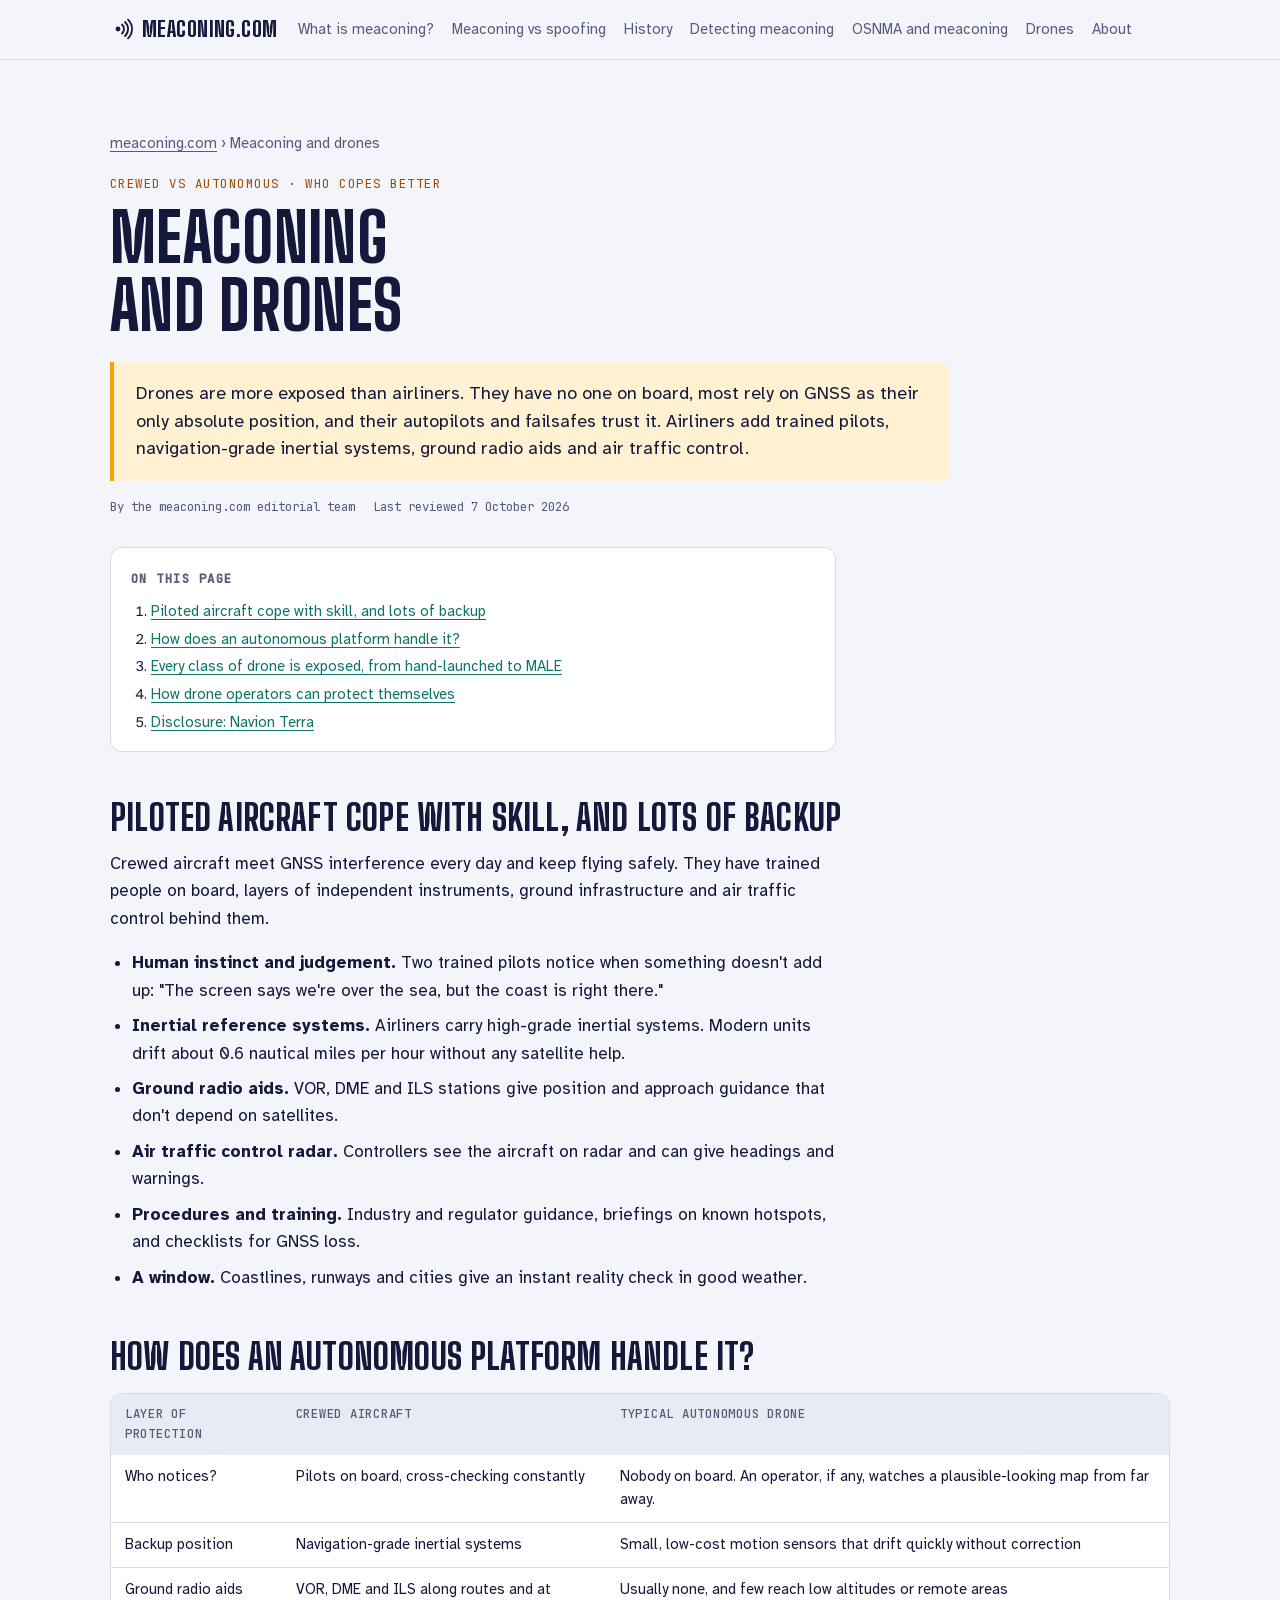
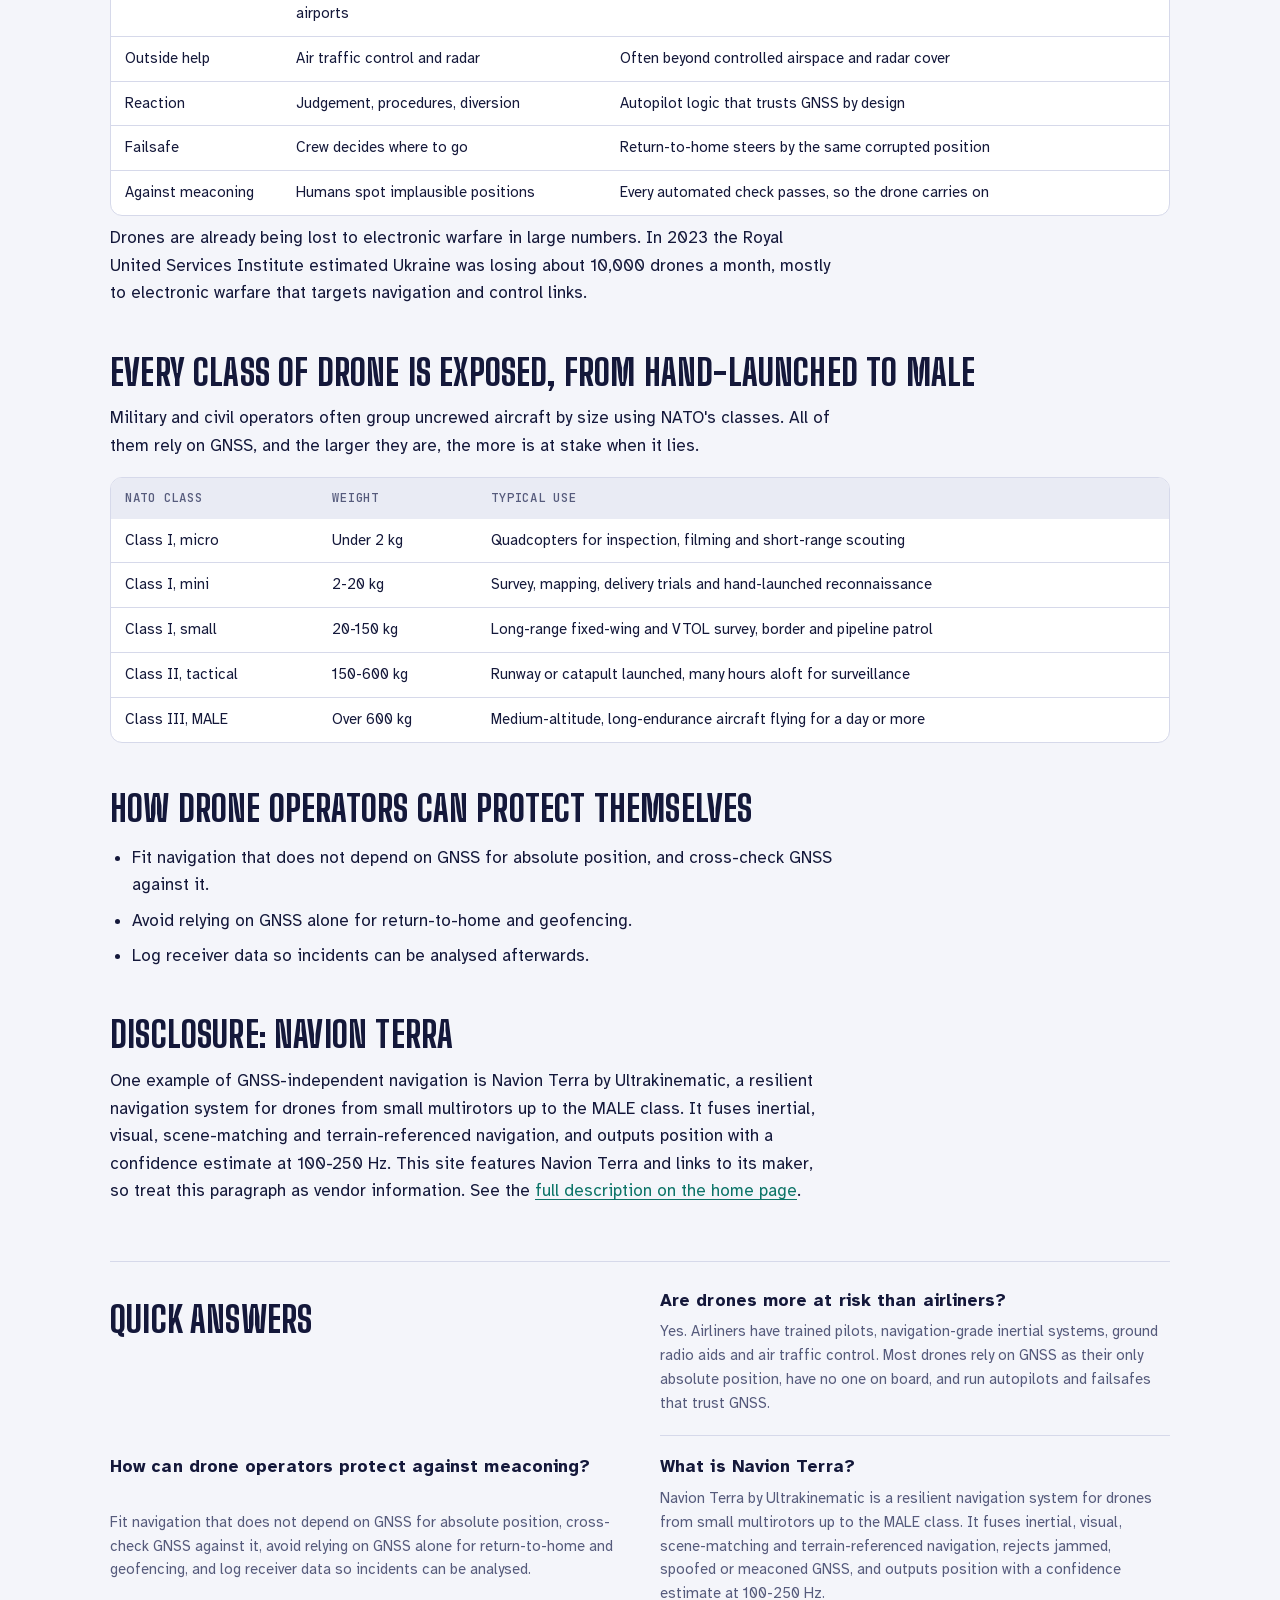
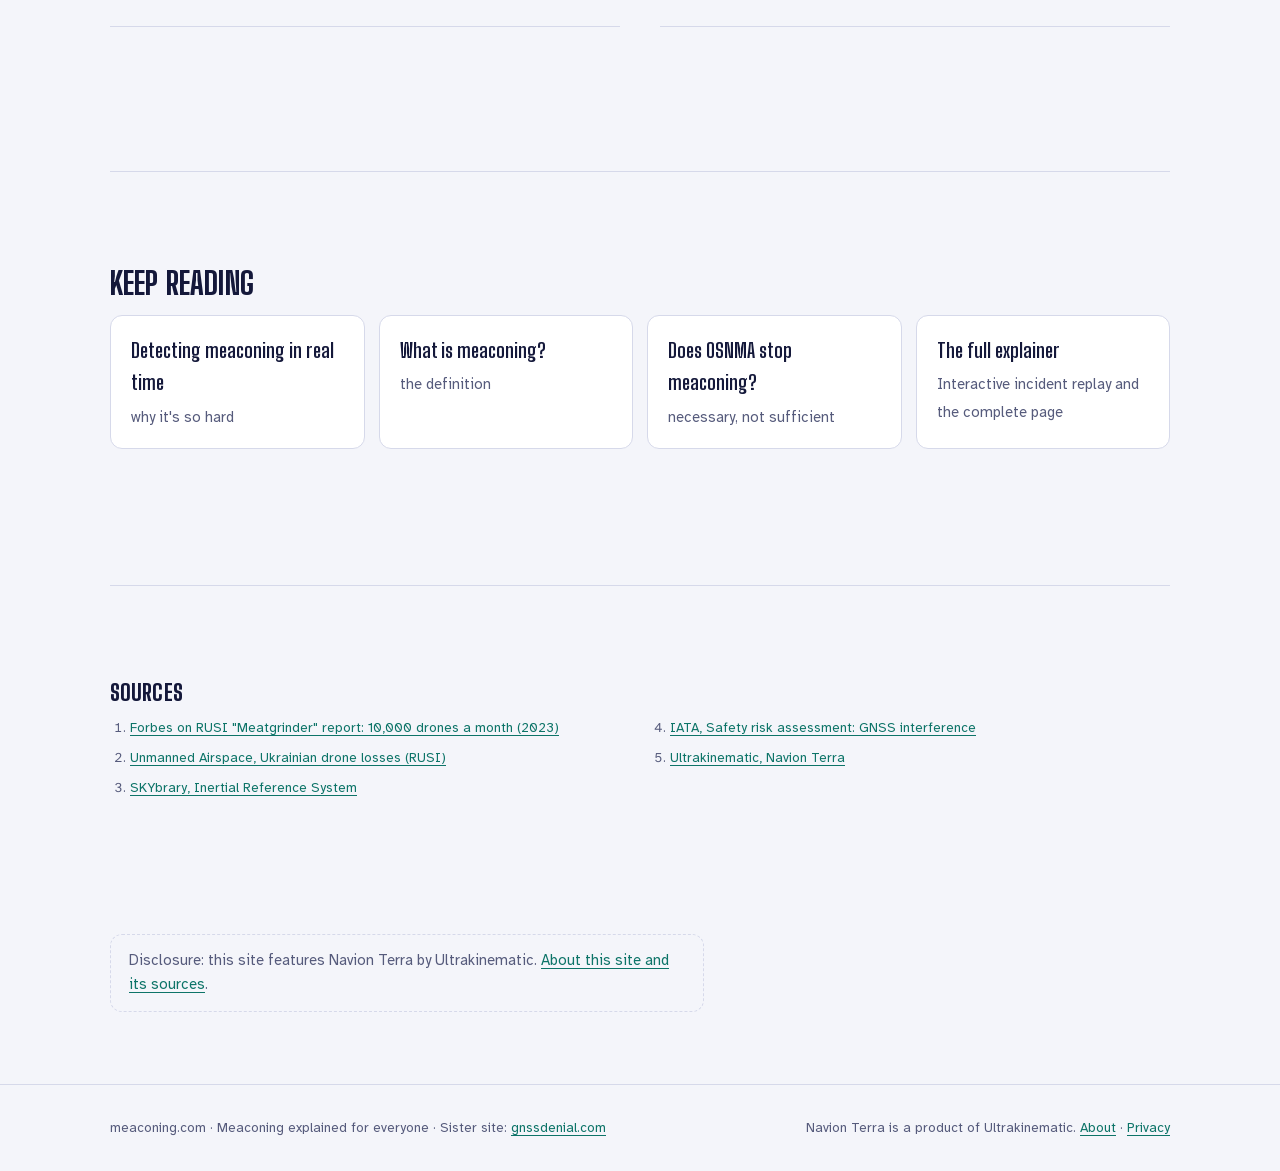
<file: meaconing-and-drones/index.html>
<!doctype html>
<html lang="en">
<head>
<meta charset="utf-8">
<meta name="viewport" content="width=device-width, initial-scale=1, viewport-fit=cover">
<title>Meaconing and Drones: Why UAVs Are More Exposed Than Airliners</title>
<meta name="description" content="Why drones from micro to MALE class are more exposed to meaconing than crewed aircraft, what airliners have that drones lack, and how operators can protect against it.">
<link rel="canonical" href="https://meaconing.com/meaconing-and-drones/">
<meta name="robots" content="index, follow, max-snippet:-1, max-image-preview:large, max-video-preview:-1">
<meta name="author" content="meaconing.com">
<meta name="theme-color" content="#f4f5fa" media="(prefers-color-scheme: light)">
<meta name="theme-color" content="#0c0f2b" media="(prefers-color-scheme: dark)">
<meta property="og:type" content="article">
<meta property="og:site_name" content="meaconing.com">
<meta property="og:title" content="Meaconing and Drones: Why UAVs Are More Exposed Than Airliners">
<meta property="og:description" content="Why drones from micro to MALE class are more exposed to meaconing than crewed aircraft, what airliners have that drones lack, and how operators can protect against it.">
<meta property="og:url" content="https://meaconing.com/meaconing-and-drones/">
<meta property="og:image" content="https://meaconing.com/og-image.png">
<meta property="og:image:width" content="1200">
<meta property="og:image:height" content="630">
<meta property="og:locale" content="en_US">
<meta property="article:published_time" content="2026-10-07">
<meta property="article:modified_time" content="2026-10-07">
<meta name="twitter:card" content="summary_large_image">
<meta name="twitter:title" content="Meaconing and Drones: Why UAVs Are More Exposed Than Airliners">
<meta name="twitter:description" content="Why drones from micro to MALE class are more exposed to meaconing than crewed aircraft, what airliners have that drones lack, and how operators can protect against it.">
<meta name="twitter:image" content="https://meaconing.com/og-image.png">
<link rel="icon" href="/favicon.svg" type="image/svg+xml">
<link rel="icon" href="/favicon-32.png" sizes="32x32" type="image/png">
<link rel="apple-touch-icon" href="/apple-touch-icon.png">
<link rel="manifest" href="/site.webmanifest">
<link rel="alternate" type="text/markdown" title="Markdown version" href="/meaconing-and-drones.md">
<script type="application/ld+json">
{
 "@context": "https://schema.org",
 "@graph": [
  {
   "@type": "WebSite",
   "@id": "https://meaconing.com/#website",
   "url": "https://meaconing.com/",
   "name": "meaconing.com",
   "alternateName": "Meaconing explained",
   "inLanguage": "en",
   "publisher": {
    "@id": "https://meaconing.com/#org"
   }
  },
  {
   "@type": "Organization",
   "@id": "https://meaconing.com/#org",
   "name": "meaconing.com",
   "url": "https://meaconing.com/",
   "logo": "https://meaconing.com/icon-512.png",
   "sameAs": [
    "https://gnssdenial.com/"
   ],
   "contactPoint": {
    "@type": "ContactPoint",
    "contactType": "editorial",
    "email": "contact@meaconing.com"
   }
  },
  {
   "@type": "TechArticle",
   "@id": "https://meaconing.com/meaconing-and-drones/#article",
   "url": "https://meaconing.com/meaconing-and-drones/",
   "mainEntityOfPage": "https://meaconing.com/meaconing-and-drones/",
   "headline": "Meaconing and drones",
   "name": "Meaconing and Drones: Why UAVs Are More Exposed Than Airliners",
   "description": "Why drones from micro to MALE class are more exposed to meaconing than crewed aircraft, what airliners have that drones lack, and how operators can protect against it.",
   "inLanguage": "en",
   "datePublished": "2026-10-07",
   "dateModified": "2026-10-07",
   "image": "https://meaconing.com/og-image.png",
   "author": {
    "@id": "https://meaconing.com/#org"
   },
   "publisher": {
    "@id": "https://meaconing.com/#org"
   },
   "isPartOf": {
    "@id": "https://meaconing.com/#website"
   },
   "breadcrumb": {
    "@id": "https://meaconing.com/meaconing-and-drones/#breadcrumb"
   },
   "proficiencyLevel": "Beginner",
   "about": [
    {
     "@type": "Thing",
     "name": "Meaconing",
     "sameAs": [
      "https://en.wikipedia.org/wiki/Meaconing",
      "https://www.wikidata.org/wiki/Q6803124"
     ]
    },
    {
     "@type": "Thing",
     "name": "Unmanned aerial vehicle",
     "sameAs": [
      "https://en.wikipedia.org/wiki/Unmanned_aerial_vehicle",
      "https://www.wikidata.org/wiki/Q484000"
     ]
    }
   ],
   "citation": [
    "https://www.forbes.com/sites/davidhambling/2023/05/22/ukraine-drones-losses-are-10000-per-month/",
    "https://www.unmannedairspace.info/counter-uas-systems-and-policies/ukrainian-drone-losses-at-10000-a-month-new-research-from-rusi/",
    "https://skybrary.aero/articles/inertial-reference-system-irs",
    "https://ic.iata.org/sites/default/files/iata_sih_document_attachment/IATA%20Safety%20Risk%20Assessment%20-%20GNSS%20Interference%20V5.pdf",
    "https://ultrakinematic.com"
   ],
   "relatedLink": [
    "https://meaconing.com/detect-meaconing/",
    "https://meaconing.com/what-is-meaconing/",
    "https://meaconing.com/osnma-and-meaconing/",
    "https://meaconing.com/"
   ],
   "text": "Drones are more exposed than airliners. They have no one on board, most rely on GNSS as their only absolute position, and their autopilots and failsafes trust it. Airliners add trained pilots, navigation-grade inertial systems, ground radio aids and air traffic control."
  },
  {
   "@type": "BreadcrumbList",
   "@id": "https://meaconing.com/meaconing-and-drones/#breadcrumb",
   "itemListElement": [
    {
     "@type": "ListItem",
     "position": 1,
     "name": "meaconing.com",
     "item": "https://meaconing.com/"
    },
    {
     "@type": "ListItem",
     "position": 2,
     "name": "Meaconing and drones",
     "item": "https://meaconing.com/meaconing-and-drones/"
    }
   ]
  },
  {
   "@type": "FAQPage",
   "@id": "https://meaconing.com/meaconing-and-drones/#faq",
   "mainEntity": [
    {
     "@type": "Question",
     "name": "Are drones more at risk than airliners?",
     "acceptedAnswer": {
      "@type": "Answer",
      "text": "Yes. Airliners have trained pilots, navigation-grade inertial systems, ground radio aids and air traffic control. Most drones rely on GNSS as their only absolute position, have no one on board, and run autopilots and failsafes that trust GNSS."
     }
    },
    {
     "@type": "Question",
     "name": "How can drone operators protect against meaconing?",
     "acceptedAnswer": {
      "@type": "Answer",
      "text": "Fit navigation that does not depend on GNSS for absolute position, cross-check GNSS against it, avoid relying on GNSS alone for return-to-home and geofencing, and log receiver data so incidents can be analysed."
     }
    },
    {
     "@type": "Question",
     "name": "What is Navion Terra?",
     "acceptedAnswer": {
      "@type": "Answer",
      "text": "Navion Terra by Ultrakinematic is a resilient navigation system for drones from small multirotors up to the MALE class. It fuses inertial, visual, scene-matching and terrain-referenced navigation, rejects jammed, spoofed or meaconed GNSS, and outputs position with a confidence estimate at 100-250 Hz."
     }
    }
   ]
  }
 ]
}
</script>
<style>:root{padding-top:env(safe-area-inset-top,0px);padding-bottom:env(safe-area-inset-bottom,0px)}body{margin:0}img{max-width:100%}[hidden]{display:none!important}</style>
<link rel="preload" href="/fonts/big-shoulders-display-800-latin.woff2" as="font" type="font/woff2" crossorigin>
<link rel="preload" href="/fonts/atkinson-hyperlegible-400-latin.woff2" as="font" type="font/woff2" crossorigin>
<link rel="stylesheet" href="/fonts/fonts.css">
<style>
/* Layout: a night-sky field guide. One reading column for beginners, widened for diagrams and tables; signal-yellow marks the echo (the attack), teal marks independent navigation. */
:root{
  --bg:#f4f5fa; --surface:#ffffff; --sunk:#e9ebf4; --ink:#14183a; --muted:#565b7c; --line:#d6d9ea;
  --echo:#a14b00; --echo-fill:#f5a300; --echo-soft:#fff1d1; --safe:#0d7468; --safe-soft:#d8f1ec; --ok:#1d7a3a;
  --band:#14183a; --band-ink:#ffc23d; --band-muted:#b9bddb;
  --f-display:"Big Shoulders Display","Arial Narrow","Roboto Condensed",sans-serif;
  --f-body:"Atkinson Hyperlegible",system-ui,-apple-system,"Segoe UI",sans-serif;
  --f-mono:"JetBrains Mono",ui-monospace,Menlo,monospace;
  --t-xs:.78rem; --t-sm:.92rem; --t-md:1.06rem; --t-lg:1.4rem; --t-xl:clamp(2rem,4.4vw,3rem); --t-hero:clamp(2.4rem,5.2vw,4.3rem);
  --r:12px;
}
@media (prefers-color-scheme: dark){:root:not([data-theme="light"]){
  --bg:#0c0f2b; --surface:#141943; --sunk:#10143a; --ink:#eceefd; --muted:#a4a9cc; --line:#272d5e;
  --echo:#ffc23d; --echo-fill:#ffc23d; --echo-soft:#33290f; --safe:#3ad6c0; --safe-soft:#123b3c; --ok:#5ad08a;
  --band:#05071c; --band-ink:#ffc23d; --band-muted:#9da2c8; color-scheme:dark}}
:root[data-theme="dark"]{
  --bg:#0c0f2b; --surface:#141943; --sunk:#10143a; --ink:#eceefd; --muted:#a4a9cc; --line:#272d5e;
  --echo:#ffc23d; --echo-fill:#ffc23d; --echo-soft:#33290f; --safe:#3ad6c0; --safe-soft:#123b3c; --ok:#5ad08a;
  --band:#05071c; --band-ink:#ffc23d; --band-muted:#9da2c8; color-scheme:dark}

*{box-sizing:border-box}
html{scroll-behavior:smooth}
@media (prefers-reduced-motion: reduce){html{scroll-behavior:auto}}
body{background:var(--bg);color:var(--ink);font-family:var(--f-body);font-size:var(--t-md);line-height:1.62}
a{color:var(--safe);text-underline-offset:3px}
a:focus-visible,button:focus-visible,input:focus-visible{outline:2px solid var(--echo);outline-offset:3px;border-radius:4px}
.wrap{max-width:1140px;margin:0 auto;padding-inline:clamp(16px,4vw,40px)}
h1,h2,h3{font-family:var(--f-display);line-height:1.02;text-wrap:balance;margin:0;font-weight:800;letter-spacing:.005em}
h2{font-size:var(--t-xl);text-transform:uppercase}
h3{font-size:var(--t-lg);font-weight:700}
p{margin:0}
.lede{color:var(--muted);max-width:64ch}
.eyebrow{font-family:var(--f-mono);font-size:var(--t-xs);letter-spacing:.12em;text-transform:uppercase;color:var(--echo)}
.eyebrow.safe{color:var(--safe)}
.tab{font-variant-numeric:tabular-nums}
.sechead{display:grid;gap:14px;margin-bottom:36px;max-width:820px}
section{padding-block:clamp(56px,8vw,96px)}
section+section{border-top:1px solid var(--line)}
.prose{display:grid;gap:14px;max-width:66ch}

/* nav */
.nav{position:sticky;top:env(safe-area-inset-top,0px);z-index:30;background:color-mix(in srgb,var(--bg) 90%,transparent);backdrop-filter:blur(8px);border-bottom:1px solid var(--line)}
.nav .wrap{display:flex;align-items:center;gap:20px;padding-block:12px}
.brand{font-family:var(--f-display);font-weight:800;font-size:1.35rem;letter-spacing:.02em;color:var(--ink);text-decoration:none;display:flex;gap:8px;align-items:center;white-space:nowrap}
.navlinks{display:flex;gap:18px;overflow-x:auto;scrollbar-width:none;min-width:0;font-size:var(--t-sm)}
.navlinks::-webkit-scrollbar{display:none}
.navlinks a{color:var(--muted);text-decoration:none;white-space:nowrap}
.navlinks a:hover{color:var(--ink)}

/* hero */
.hero{padding-block:clamp(36px,6vw,72px)}
.hero-grid>*{min-width:0}
.hero-grid{display:grid;grid-template-columns:minmax(0,.95fr) minmax(0,1.05fr);gap:clamp(24px,4vw,56px);align-items:start}
.pron{font-family:var(--f-mono);font-size:var(--t-sm);color:var(--muted);margin-top:16px}
.pron b{color:var(--ink);font-weight:500}
.hero h1{font-size:var(--t-hero);text-transform:uppercase;margin-top:10px}
.hero h1 span{color:var(--echo)}
.hero .lede{margin-top:20px;font-size:1.12rem}
.cta{display:flex;flex-wrap:wrap;gap:12px;margin-top:26px}
.btn{display:inline-flex;align-items:center;gap:8px;padding:11px 18px;border-radius:999px;font-weight:700;font-size:var(--t-sm);text-decoration:none;border:1.5px solid var(--ink);color:var(--ink);background:transparent;cursor:pointer;font-family:var(--f-body)}
.btn.primary{background:var(--ink);color:var(--bg)}

/* incident replay */
.replay{background:var(--surface);border:1px solid var(--line);border-radius:16px;overflow:hidden;margin:0}
.replay-top{display:flex;justify-content:space-between;align-items:center;gap:12px;padding:12px 14px;border-bottom:1px solid var(--line);background:var(--sunk)}
.replay-top b{font-family:var(--f-mono);font-size:var(--t-xs);letter-spacing:.1em;text-transform:uppercase;font-weight:500}
.clock{font-family:var(--f-mono);font-size:var(--t-xs);color:var(--muted);font-variant-numeric:tabular-nums}
canvas#rp{display:block;width:100%;aspect-ratio:16/9;max-width:100%}
.ctrl{display:flex;align-items:center;gap:12px;padding:10px 14px;border-top:1px solid var(--line)}
.ctrl button{flex:none;width:38px;height:38px;border-radius:50%;border:1.5px solid var(--ink);background:var(--surface);color:var(--ink);cursor:pointer;display:grid;place-items:center}
.ctrl input{flex:1;min-width:0;accent-color:var(--echo-fill)}
.phases{display:grid;grid-template-columns:repeat(4,minmax(0,1fr));border-top:1px solid var(--line)}
.ph{padding:10px 12px;font-size:.8rem;color:var(--muted);border-left:1px solid var(--line);min-width:0}
.ph:first-child{border-left:0}
.ph b{display:block;font-family:var(--f-mono);font-size:.68rem;letter-spacing:.08em;text-transform:uppercase;font-weight:500;margin-bottom:2px}
.ph.on{background:var(--echo-soft);color:var(--ink)}
.ph.on b{color:var(--echo)}
.phase-cap{padding:12px 14px;border-top:1px solid var(--line);font-size:var(--t-sm);min-height:4.4em}
.panels{display:grid;grid-template-columns:1fr 1fr;border-top:1px solid var(--line)}
.pn{padding:12px 14px;min-width:0;display:grid;gap:6px;align-content:start}
.pn+.pn{border-left:1px solid var(--line)}
.pn .hd{font-family:var(--f-mono);font-size:.68rem;letter-spacing:.08em;text-transform:uppercase;color:var(--muted);display:flex;gap:6px;align-items:center}
.sw{width:10px;height:10px;border-radius:50%;display:inline-block;flex:none}
.pn .big{font-family:var(--f-display);font-size:1.9rem;font-weight:800;line-height:1;font-variant-numeric:tabular-nums}
.checks{display:grid;gap:2px;font-size:.78rem}
.checks div{display:flex;justify-content:space-between;gap:8px}
.checks span:last-child{font-family:var(--f-mono);color:var(--ok);white-space:nowrap}
.checks span.warn{color:var(--echo)}

/* banner */
.band{background:var(--band);color:var(--band-ink);padding-block:clamp(48px,8vw,88px);border:0}
.band h2{font-size:clamp(2.6rem,8.5vw,6.4rem);line-height:.92;text-transform:uppercase;max-width:14ch}
.band h2 em{font-style:normal;display:block;color:var(--band-muted)}
.band-stats{display:grid;grid-template-columns:repeat(4,minmax(0,1fr));gap:24px;margin-top:44px;border-top:1px solid color-mix(in srgb,var(--band-ink) 30%,transparent);padding-top:28px}
.band-stats div{min-width:0;display:grid;gap:6px;align-content:start}
.band-stats .n{font-family:var(--f-display);font-size:clamp(2.2rem,4.6vw,3.4rem);font-weight:800;line-height:1;font-variant-numeric:tabular-nums}
.band-stats p{color:var(--band-muted);font-size:var(--t-sm)}
.band-stats small{font-family:var(--f-mono);font-size:.7rem;color:var(--band-muted);opacity:.8}

/* basics */
.basics{display:grid;grid-template-columns:minmax(0,1fr) minmax(0,1fr);gap:clamp(24px,4vw,56px);align-items:center}
.figure{background:var(--surface);border:1px solid var(--line);border-radius:16px;padding:14px;overflow-x:auto}
.figure svg{display:block;width:100%;height:auto;min-width:440px}
.t-ink{fill:var(--ink)} .t-mut{fill:var(--muted)} .t-echo{fill:var(--echo)} .t-safe{fill:var(--safe)}
.s-ink{stroke:var(--ink)} .s-mut{stroke:var(--muted)} .s-line{stroke:var(--line)} .s-echo{stroke:var(--echo-fill)} .s-safe{stroke:var(--safe)}
.svgt{font-family:var(--f-mono);font-size:11px}
.keyfacts{display:grid;grid-template-columns:repeat(3,minmax(0,1fr));gap:1px;background:var(--line);border:1px solid var(--line);border-radius:var(--r);overflow:hidden;margin-top:36px}
.keyfacts div{background:var(--surface);padding:18px;display:grid;gap:4px;align-content:start}
.keyfacts b{font-family:var(--f-display);font-size:1.7rem;line-height:1;font-variant-numeric:tabular-nums}
.keyfacts p{font-size:var(--t-sm);color:var(--muted)}

/* threats overview */
.tgrid{display:grid;grid-template-columns:repeat(4,minmax(0,1fr));gap:14px}
.tc{background:var(--surface);border:1px solid var(--line);border-radius:var(--r);padding:18px;display:grid;gap:8px;align-content:start;min-width:0}
.tc.me{border:2px solid var(--echo-fill);background:var(--echo-soft)}
.tc h3{font-size:1.45rem;text-transform:uppercase}
.tc p{font-size:var(--t-sm)}
.tc .like{color:var(--muted);font-style:italic;font-size:.86rem}
.notice{font-family:var(--f-mono);font-size:.7rem;letter-spacing:.06em;text-transform:uppercase;display:inline-flex;gap:6px;align-items:center;color:var(--muted)}
.notice i{width:8px;height:8px;border-radius:50%}
.n-yes i{background:var(--ok)} .n-maybe i{background:var(--muted)} .n-no i{background:var(--echo-fill)}
.sister{margin-top:22px;font-size:var(--t-sm);color:var(--muted)}

/* deep dive */
.part{padding-top:clamp(40px,6vw,64px);margin-top:clamp(40px,6vw,64px);border-top:1px dashed var(--line)}
.part:first-of-type{border-top:0;margin-top:0;padding-top:0}
.split{display:grid;grid-template-columns:minmax(0,1fr) minmax(0,1fr);gap:clamp(24px,4vw,56px);align-items:start}
.tablebox{overflow-x:auto;background:var(--surface);border:1px solid var(--line);border-radius:var(--r)}
table{border-collapse:collapse;width:100%;font-size:var(--t-sm)}
th,td{padding:12px 14px;text-align:left;border-bottom:1px solid var(--line);vertical-align:top}
tr:last-child th,tr:last-child td{border-bottom:0}
thead th{font-family:var(--f-mono);font-size:.7rem;letter-spacing:.08em;text-transform:uppercase;color:var(--muted);font-weight:500;background:var(--sunk)}
tbody th{font-weight:700}
.col-me{background:var(--echo-soft)}
.forms{display:grid;grid-template-columns:repeat(3,minmax(0,1fr));gap:14px}
.form{border-top:3px solid var(--echo-fill);background:var(--surface);border-radius:0 0 var(--r) var(--r);padding:18px;display:grid;gap:8px;align-content:start;min-width:0;border-left:1px solid var(--line);border-right:1px solid var(--line);border-bottom:1px solid var(--line)}
.form h3{font-size:1.3rem}
.form p{font-size:var(--t-sm);color:var(--muted)}
.form .res{font-size:var(--t-sm);color:var(--ink)}
.reasons{display:grid;grid-template-columns:repeat(2,minmax(0,1fr));gap:14px}
.reason{background:var(--surface);border:1px solid var(--line);border-radius:var(--r);padding:18px;display:grid;gap:6px;min-width:0}
.reason h3{font-size:1.2rem}
.reason p{font-size:var(--t-sm);color:var(--muted)}
.reason.wide{grid-column:1/-1;display:grid;grid-template-columns:minmax(0,1fr) minmax(0,1fr);gap:20px;align-items:center}
.reason.wide>div{display:grid;gap:6px;min-width:0}
.mini{overflow-x:auto}
.mini svg{display:block;width:100%;height:auto;min-width:320px}
.timeline{list-style:none;padding:0;margin:0;display:grid;border-left:2px solid var(--line);margin-left:8px}
.timeline li{display:grid;grid-template-columns:96px minmax(0,1fr);gap:16px;padding:0 0 22px 22px;position:relative}
.timeline li::before{content:"";position:absolute;left:-8px;top:4px;width:14px;height:14px;border-radius:50%;background:var(--bg);border:2px solid var(--echo-fill)}
.timeline li:last-child{padding-bottom:0}
.timeline time{font-family:var(--f-mono);font-size:var(--t-xs);color:var(--echo);padding-top:2px}
.timeline b{display:block}
.timeline p{font-size:var(--t-sm);color:var(--muted)}
.gs{background:var(--surface);border:1px solid var(--line);border-radius:var(--r);padding:16px;display:grid;gap:10px;font-size:var(--t-sm);align-content:start}
.gs .hd{font-family:var(--f-mono);font-size:.7rem;letter-spacing:.08em;text-transform:uppercase;color:var(--muted)}
.gs .row{display:flex;justify-content:space-between;gap:10px;border-bottom:1px solid var(--line);padding-bottom:6px}
.gs .row:last-child{border-bottom:0}
.gs .row span:last-child{font-family:var(--f-mono);color:var(--ok)}
.gs .truth{border-radius:8px;background:var(--echo-soft);padding:10px 12px}
.verdict{display:inline-flex;align-items:center;gap:6px;font-weight:700;white-space:nowrap}
.verdict i{width:10px;height:10px;border-radius:50%;flex:none}
.v-no i{background:var(--echo-fill)} .v-some i{background:var(--muted)} .v-yes i{background:var(--safe)}
.v-no{color:var(--echo)} .v-yes{color:var(--safe)}
.tells{display:grid;grid-template-columns:repeat(3,minmax(0,1fr));gap:14px}
.tell{border-top:2px solid var(--ink);padding-top:12px;font-size:var(--t-sm);display:grid;gap:4px;align-content:start}
.tell b{font-size:1rem}
.tell p{color:var(--muted)}

/* crewed vs autonomous */
.fleet{display:grid;grid-template-columns:repeat(4,minmax(0,1fr));gap:1px;background:var(--line);border:1px solid var(--line);border-radius:var(--r);overflow:hidden}
.fleet div{background:var(--surface);padding:16px;display:grid;gap:4px;align-content:start;min-width:0}
.fleet b{font-family:var(--f-display);font-size:1.2rem;text-transform:uppercase}
.fleet p{font-size:.85rem;color:var(--muted)}
.toolkit{display:grid;grid-template-columns:repeat(3,minmax(0,1fr));gap:18px;margin-top:28px}
.toolkit div{display:grid;gap:4px;align-content:start;font-size:var(--t-sm)}
.toolkit b{font-size:1.02rem}
.toolkit p{color:var(--muted)}
.question{margin-block:clamp(48px,7vw,80px) 28px;font-family:var(--f-display);font-size:clamp(2.2rem,6vw,4.2rem);font-weight:800;text-transform:uppercase;line-height:.95;max-width:16ch}
.question span{color:var(--echo)}
.vs th:nth-child(2),.vs td:nth-child(2){width:38%}
.vs td:nth-child(3){background:var(--echo-soft)}
.vs thead th:nth-child(3){background:var(--echo-soft);color:var(--echo)}

/* classes ladder */
.ladder{display:grid;grid-template-columns:repeat(5,minmax(0,1fr));gap:10px;align-items:end}
.rung{background:var(--surface);border:1px solid var(--line);border-radius:var(--r);padding:16px;display:grid;gap:6px;align-content:start;min-width:0}
.rung .cls{font-family:var(--f-mono);font-size:.7rem;letter-spacing:.08em;text-transform:uppercase;color:var(--muted)}
.rung b{font-family:var(--f-display);font-size:1.35rem;text-transform:uppercase;line-height:1}
.rung .w{font-family:var(--f-mono);font-size:.82rem}
.rung p{font-size:.84rem;color:var(--muted)}
.rung .bar{height:6px;border-radius:3px;background:var(--echo-fill)}
.cover{margin-top:14px;display:flex;align-items:center;gap:12px;font-size:var(--t-sm);font-weight:700;color:var(--safe)}
.cover::before{content:"";flex:1;height:10px;border-radius:5px;background:var(--safe);order:2}
.cover span{order:1;white-space:nowrap}
.cover em{order:3;font-style:normal;white-space:nowrap}

/* navion */
.navion{background:var(--surface)}
.nv-hero{display:grid;grid-template-columns:minmax(0,1.1fr) minmax(0,1fr);gap:clamp(24px,4vw,56px);align-items:end}
.nv-hero h2{font-size:clamp(2.2rem,5.5vw,3.8rem)}
.nv-hero h2 span{color:var(--safe)}
.tags{display:flex;flex-wrap:wrap;gap:8px;margin-top:18px}
.tags span{font-family:var(--f-mono);font-size:.72rem;letter-spacing:.08em;text-transform:uppercase;padding:6px 10px;border-radius:999px;border:1px solid var(--safe);color:var(--safe)}
.qcompare{display:grid;grid-template-columns:1fr 1fr;gap:14px;margin-top:40px}
.qbox{border-radius:var(--r);padding:20px;display:grid;gap:8px;align-content:start;min-width:0}
.qbox.old{background:var(--echo-soft)}
.qbox.new{background:var(--safe-soft)}
.qbox .hd{font-family:var(--f-mono);font-size:.7rem;letter-spacing:.08em;text-transform:uppercase;color:var(--muted)}
.qbox q{font-family:var(--f-display);font-size:1.7rem;font-weight:700;line-height:1.05;quotes:"“" "”"}
.qbox p{font-size:var(--t-sm)}
.stages{list-style:none;padding:0;margin:40px 0 0;display:grid;grid-template-columns:repeat(4,minmax(0,1fr));gap:18px;counter-reset:st}
.stages li{display:grid;gap:6px;align-content:start;min-width:0;border-top:3px solid var(--safe);padding-top:12px;font-size:var(--t-sm)}
.stages li::before{counter-increment:st;content:"Step " counter(st);font-family:var(--f-mono);font-size:.7rem;letter-spacing:.08em;text-transform:uppercase;color:var(--safe)}
.stages b{font-family:var(--f-display);font-size:1.35rem;text-transform:uppercase}
.stages p{color:var(--muted)}
.refs{display:grid;grid-template-columns:repeat(3,minmax(0,1fr));gap:12px;margin-top:40px}
.ref{border:1px solid var(--line);border-radius:10px;padding:14px;display:grid;gap:4px;background:var(--bg);min-width:0}
.ref code{font-family:var(--f-mono);font-size:.74rem;color:var(--safe);font-weight:500}
.ref b{font-size:.98rem}
.ref p{font-size:.84rem;color:var(--muted)}
.ref.gn code{color:var(--echo)}
.specs{margin-top:40px;display:grid;grid-template-columns:repeat(4,minmax(0,1fr));gap:1px;background:var(--line);border:1px solid var(--line);border-radius:var(--r);overflow:hidden}
.specs div{background:var(--bg);padding:14px 16px;display:grid;gap:2px}
.specs span{font-family:var(--f-mono);font-size:.68rem;letter-spacing:.08em;text-transform:uppercase;color:var(--muted)}
.specs b{font-size:1.02rem}
.contact{margin-top:40px;display:flex;flex-wrap:wrap;gap:16px 28px;align-items:center;justify-content:space-between;padding:26px;border-radius:16px;background:var(--band);color:var(--band-ink)}
.contact h3{font-size:1.8rem;text-transform:uppercase}
.contact p{color:var(--band-muted);font-size:var(--t-sm);margin-top:4px}
.mail{display:flex;gap:8px;align-items:center;flex-wrap:wrap}
.mail code{font-family:var(--f-mono);font-size:var(--t-sm);padding:9px 12px;border-radius:8px;background:color-mix(in srgb,var(--band-ink) 14%,transparent);user-select:all}
.mail button,.mail a{font-family:var(--f-body);font-size:var(--t-sm);font-weight:700;padding:9px 14px;border-radius:999px;border:1px solid var(--band-ink);cursor:pointer;text-decoration:none}
.mail button{background:var(--band-ink);color:var(--band)}
.mail a{background:transparent;color:var(--band-ink)}

/* faq + glossary */
.faq{display:grid;grid-template-columns:repeat(2,minmax(0,1fr));gap:0 40px;border-top:1px solid var(--line)}
.qa{padding-block:20px;border-bottom:1px solid var(--line);display:grid;gap:8px;min-width:0}
.qa h3{font-family:var(--f-body);font-size:1.08rem;font-weight:700;line-height:1.3}
.qa p{font-size:var(--t-sm);color:var(--muted)}
.gloss{display:grid;grid-template-columns:repeat(3,minmax(0,1fr));gap:1px;background:var(--line);border:1px solid var(--line);border-radius:var(--r);overflow:hidden;margin:0}
.gloss div{background:var(--surface);padding:14px 16px;min-width:0}
.gloss dt{font-weight:700}
.gloss dt abbr{text-decoration:none;color:var(--echo);font-family:var(--f-mono);font-size:.8rem;margin-left:6px}
.gloss dd{margin:4px 0 0;font-size:.86rem;color:var(--muted)}
.sources ol{columns:2;column-gap:40px;font-size:.84rem;color:var(--muted);padding-left:20px;margin:0}
.sources li{break-inside:avoid;margin-bottom:8px}
.foot{font-size:.8rem;color:var(--muted);margin-top:12px;max-width:80ch}
footer{padding-block:32px;font-size:.84rem;color:var(--muted);border-top:1px solid var(--line)}
footer .wrap{display:flex;flex-wrap:wrap;gap:12px;justify-content:space-between}

@media (max-width:960px){
  .hero-grid,.basics,.split,.nv-hero{grid-template-columns:1fr}
  .tgrid,.fleet,.specs,.band-stats{grid-template-columns:1fr 1fr}
  .forms,.refs,.toolkit,.tells{grid-template-columns:1fr 1fr}
  .ladder{grid-template-columns:repeat(3,minmax(0,1fr))}
  .stages{grid-template-columns:1fr 1fr}
  .faq{grid-template-columns:1fr}
  .gloss{grid-template-columns:1fr 1fr}
  .reason.wide{grid-template-columns:1fr}
  .sources ol{columns:1}
}
@media (max-width:600px){
  .tgrid,.forms,.refs,.toolkit,.tells,.reasons,.qcompare,.stages,.gloss,.keyfacts{grid-template-columns:1fr}
  .ladder{grid-template-columns:1fr 1fr}
  .phases{grid-template-columns:1fr 1fr}
  .ph:nth-child(3){border-left:0}
  .ph:nth-child(n+3){border-top:1px solid var(--line)}
  .timeline li{grid-template-columns:1fr;gap:2px}
  .panels{grid-template-columns:1fr}
  .pn+.pn{border-left:0;border-top:1px solid var(--line)}
}

.gcards{display:grid;grid-template-columns:repeat(auto-fit,minmax(250px,1fr));gap:14px}
.gcard{display:block;padding:18px 20px;border:1px solid var(--line);border-radius:var(--r);background:var(--surface);text-decoration:none;color:var(--ink)}
.gcard:hover{border-color:var(--echo-fill)}
.gcard b{display:block;font-family:var(--f-display);font-size:1.3rem;font-weight:700;margin-bottom:6px}
.gcard span{font-size:var(--t-sm);color:var(--muted)}
</style>

<style>
.crumbs{font-size:var(--t-sm);color:var(--muted);margin-bottom:18px}
.crumbs a{color:var(--muted)}
.art{padding-block:clamp(36px,6vw,72px)}
.art h1{font-size:var(--t-hero);text-transform:uppercase;margin:10px 0 22px;max-width:18ch}
.answer{border-left:4px solid var(--echo-fill);background:var(--echo-soft);padding:18px 22px;border-radius:0 var(--r) var(--r) 0;max-width:70ch;font-size:1.12rem;line-height:1.55}
.meta{font-family:var(--f-mono);font-size:var(--t-xs);color:var(--muted);margin-top:16px;display:flex;flex-wrap:wrap;gap:6px 18px}
.toc{margin:30px 0 0;padding:16px 20px;border:1px solid var(--line);border-radius:var(--r);background:var(--surface);max-width:66ch}
.toc b{font-family:var(--f-mono);font-size:var(--t-xs);letter-spacing:.12em;text-transform:uppercase;color:var(--muted)}
.toc ol{margin:8px 0 0;padding-left:20px;display:grid;gap:4px;font-size:var(--t-sm)}
.body>*{max-width:66ch}
.body>.tbl{max-width:none}
.body h2{font-size:clamp(1.6rem,3vw,2.2rem);margin:48px 0 14px;scroll-margin-top:80px}
.body ul,.body ol{padding-left:22px;display:grid;gap:8px}
.body p{margin:0 0 14px}
.tbl{overflow-x:auto;margin:18px 0 8px;border:1px solid var(--line);border-radius:var(--r);background:var(--surface)}
.tbl table{min-width:560px}
.tbl th,.tbl td{padding:10px 14px;text-align:left;border-bottom:1px solid var(--line);vertical-align:top}
.tbl th{background:var(--sunk);font-family:var(--f-mono);font-size:var(--t-xs);letter-spacing:.06em;text-transform:uppercase;color:var(--muted)}
.tbl tr:last-child td{border-bottom:0}
.faq{margin-top:56px;padding-top:8px;border-top:1px solid var(--line)}
.faq h2{font-size:clamp(1.6rem,3vw,2.2rem);margin:32px 0 10px}
.keep{margin-top:48px}
.keep h2{font-size:clamp(1.4rem,2.6vw,1.9rem);margin-bottom:16px}
.cards{display:grid;grid-template-columns:repeat(auto-fit,minmax(230px,1fr));gap:14px}
.card{display:block;padding:18px 20px;border:1px solid var(--line);border-radius:var(--r);background:var(--surface);text-decoration:none;color:var(--ink)}
.card:hover{border-color:var(--echo-fill)}
.card b{display:block;font-family:var(--f-display);font-size:1.25rem;font-weight:700;margin-bottom:4px}
.card span{font-size:var(--t-sm);color:var(--muted)}
.disc{margin-top:40px;padding:14px 18px;border:1px dashed var(--line);border-radius:var(--r);font-size:var(--t-sm);color:var(--muted);max-width:66ch}
.src{margin-top:40px}
.src h2{font-size:1.4rem;margin-bottom:12px}
.src ol{columns:2;column-gap:40px;font-size:.84rem;color:var(--muted);padding-left:20px;margin:0}
.src li{break-inside:avoid;margin-bottom:8px}
@media (max-width:720px){.src ol{columns:1}}
</style>
</head>
<body>
<nav class="nav" aria-label="Guides">
  <div class="wrap">
    <a class="brand" href="/"><svg width="24" height="24" viewBox="0 0 24 24" fill="none" aria-hidden="true"><circle cx="8" cy="12" r="2.4" fill="currentColor"/><path d="M12 7.5a6 6 0 0 1 0 9M15 5a9.5 9.5 0 0 1 0 14M18 2.6a13 13 0 0 1 0 18.8" stroke="currentColor" stroke-width="1.8" stroke-linecap="round"/></svg>MEACONING.COM</a>
    <div class="navlinks">
      <a href="/what-is-meaconing/">What is meaconing?</a>
      <a href="/meaconing-vs-spoofing/">Meaconing vs spoofing</a>
      <a href="/history-of-meaconing/">History</a>
      <a href="/detect-meaconing/">Detecting meaconing</a>
      <a href="/osnma-and-meaconing/">OSNMA and meaconing</a>
      <a href="/meaconing-and-drones/">Drones</a>
      <a href="/about/">About</a>
    </div>
  </div>
</nav>
<main>
<article class="art">
  <div class="wrap">
    <p class="crumbs"><a href="/">meaconing.com</a> › Meaconing and drones</p>
    <p class="eyebrow">Crewed vs autonomous · who copes better</p>
    <h1>Meaconing and drones</h1>
    <p class="answer">Drones are more exposed than airliners. They have no one on board, most rely on GNSS as their only absolute position, and their autopilots and failsafes trust it. Airliners add trained pilots, navigation-grade inertial systems, ground radio aids and air traffic control.</p>
    <p class="meta"><span>By the meaconing.com editorial team</span><span>Last reviewed <time datetime="2026-10-07">7 October 2026</time></span></p>
    <nav class="toc" aria-label="On this page"><b>On this page</b><ol><li><a href="#piloted-aircraft-cope-with-skill-and-lots-of-backup">Piloted aircraft cope with skill, and lots of backup</a></li><li><a href="#how-does-an-autonomous-platform-handle-it">How does an autonomous platform handle it?</a></li><li><a href="#every-class-of-drone-is-exposed-from-hand-launched-to-male">Every class of drone is exposed, from hand-launched to MALE</a></li><li><a href="#how-drone-operators-can-protect-themselves">How drone operators can protect themselves</a></li><li><a href="#disclosure-navion-terra">Disclosure: Navion Terra</a></li></ol></nav>
    <div class="body">
<h2 id="piloted-aircraft-cope-with-skill-and-lots-of-backup">Piloted aircraft cope with skill, and lots of backup</h2>
<p>Crewed aircraft meet GNSS interference every day and keep flying safely. They have trained people on board, layers of independent instruments, ground infrastructure and air traffic control behind them.</p>
<ul><li><strong>Human instinct and judgement.</strong> Two trained pilots notice when something doesn't add up: "The screen says we're over the sea, but the coast is right there."</li><li><strong>Inertial reference systems.</strong> Airliners carry high-grade inertial systems. Modern units drift about 0.6 nautical miles per hour without any satellite help.</li><li><strong>Ground radio aids.</strong> VOR, DME and ILS stations give position and approach guidance that don't depend on satellites.</li><li><strong>Air traffic control radar.</strong> Controllers see the aircraft on radar and can give headings and warnings.</li><li><strong>Procedures and training.</strong> Industry and regulator guidance, briefings on known hotspots, and checklists for GNSS loss.</li><li><strong>A window.</strong> Coastlines, runways and cities give an instant reality check in good weather.</li></ul>
<h2 id="how-does-an-autonomous-platform-handle-it">How does an autonomous platform handle it?</h2>
<div class="tbl"><table><thead><tr><th scope="col">Layer of protection</th><th scope="col">Crewed aircraft</th><th scope="col">Typical autonomous drone</th></tr></thead><tbody><tr><td>Who notices?</td><td>Pilots on board, cross-checking constantly</td><td>Nobody on board. An operator, if any, watches a plausible-looking map from far away.</td></tr><tr><td>Backup position</td><td>Navigation-grade inertial systems</td><td>Small, low-cost motion sensors that drift quickly without correction</td></tr><tr><td>Ground radio aids</td><td>VOR, DME and ILS along routes and at airports</td><td>Usually none, and few reach low altitudes or remote areas</td></tr><tr><td>Outside help</td><td>Air traffic control and radar</td><td>Often beyond controlled airspace and radar cover</td></tr><tr><td>Reaction</td><td>Judgement, procedures, diversion</td><td>Autopilot logic that trusts GNSS by design</td></tr><tr><td>Failsafe</td><td>Crew decides where to go</td><td>Return-to-home steers by the same corrupted position</td></tr><tr><td>Against meaconing</td><td>Humans spot implausible positions</td><td>Every automated check passes, so the drone carries on</td></tr></tbody></table></div>
<p>Drones are already being lost to electronic warfare in large numbers. In 2023 the Royal United Services Institute estimated Ukraine was losing about 10,000 drones a month, mostly to electronic warfare that targets navigation and control links.</p>
<h2 id="every-class-of-drone-is-exposed-from-hand-launched-to-male">Every class of drone is exposed, from hand-launched to MALE</h2>
<p>Military and civil operators often group uncrewed aircraft by size using NATO's classes. All of them rely on GNSS, and the larger they are, the more is at stake when it lies.</p>
<div class="tbl"><table><thead><tr><th scope="col">NATO class</th><th scope="col">Weight</th><th scope="col">Typical use</th></tr></thead><tbody><tr><td>Class I, micro</td><td>Under 2 kg</td><td>Quadcopters for inspection, filming and short-range scouting</td></tr><tr><td>Class I, mini</td><td>2-20 kg</td><td>Survey, mapping, delivery trials and hand-launched reconnaissance</td></tr><tr><td>Class I, small</td><td>20-150 kg</td><td>Long-range fixed-wing and VTOL survey, border and pipeline patrol</td></tr><tr><td>Class II, tactical</td><td>150-600 kg</td><td>Runway or catapult launched, many hours aloft for surveillance</td></tr><tr><td>Class III, MALE</td><td>Over 600 kg</td><td>Medium-altitude, long-endurance aircraft flying for a day or more</td></tr></tbody></table></div>
<h2 id="how-drone-operators-can-protect-themselves">How drone operators can protect themselves</h2>
<ul><li>Fit navigation that does not depend on GNSS for absolute position, and cross-check GNSS against it.</li><li>Avoid relying on GNSS alone for return-to-home and geofencing.</li><li>Log receiver data so incidents can be analysed afterwards.</li></ul>
<h2 id="disclosure-navion-terra">Disclosure: Navion Terra</h2>
<p>One example of GNSS-independent navigation is Navion Terra by Ultrakinematic, a resilient navigation system for drones from small multirotors up to the MALE class. It fuses inertial, visual, scene-matching and terrain-referenced navigation, and outputs position with a confidence estimate at 100-250 Hz. This site features Navion Terra and links to its maker, so treat this paragraph as vendor information. See the <a href="/#navion">full description on the home page</a>.</p>
    </div>
    <section class="faq" aria-labelledby="h-faq"><h2 id="h-faq">Quick answers</h2><article class="qa"><h3>Are drones more at risk than airliners?</h3><p>Yes. Airliners have trained pilots, navigation-grade inertial systems, ground radio aids and air traffic control. Most drones rely on GNSS as their only absolute position, have no one on board, and run autopilots and failsafes that trust GNSS.</p></article><article class="qa"><h3>How can drone operators protect against meaconing?</h3><p>Fit navigation that does not depend on GNSS for absolute position, cross-check GNSS against it, avoid relying on GNSS alone for return-to-home and geofencing, and log receiver data so incidents can be analysed.</p></article><article class="qa"><h3>What is Navion Terra?</h3><p>Navion Terra by Ultrakinematic is a resilient navigation system for drones from small multirotors up to the MALE class. It fuses inertial, visual, scene-matching and terrain-referenced navigation, rejects jammed, spoofed or meaconed GNSS, and outputs position with a confidence estimate at 100-250 Hz.</p></article></section>
    <section class="keep" aria-labelledby="h-keep"><h2 id="h-keep">Keep reading</h2><div class="cards"><a class="card" href="/detect-meaconing/"><b>Detecting meaconing in real time</b><span>why it's so hard</span></a><a class="card" href="/what-is-meaconing/"><b>What is meaconing?</b><span>the definition</span></a><a class="card" href="/osnma-and-meaconing/"><b>Does OSNMA stop meaconing?</b><span>necessary, not sufficient</span></a><a class="card" href="/"><b>The full explainer</b><span>Interactive incident replay and the complete page</span></a></div></section><section class="src" aria-labelledby="h-src"><h2 id="h-src">Sources</h2><ol><li><a href="https://www.forbes.com/sites/davidhambling/2023/05/22/ukraine-drones-losses-are-10000-per-month/" target="_blank" rel="noopener">Forbes on RUSI &quot;Meatgrinder&quot; report: 10,000 drones a month (2023)</a></li><li><a href="https://www.unmannedairspace.info/counter-uas-systems-and-policies/ukrainian-drone-losses-at-10000-a-month-new-research-from-rusi/" target="_blank" rel="noopener">Unmanned Airspace, Ukrainian drone losses (RUSI)</a></li><li><a href="https://skybrary.aero/articles/inertial-reference-system-irs" target="_blank" rel="noopener">SKYbrary, Inertial Reference System</a></li><li><a href="https://ic.iata.org/sites/default/files/iata_sih_document_attachment/IATA%20Safety%20Risk%20Assessment%20-%20GNSS%20Interference%20V5.pdf" target="_blank" rel="noopener">IATA, Safety risk assessment: GNSS interference</a></li><li><a href="https://ultrakinematic.com" target="_blank" rel="noopener">Ultrakinematic, Navion Terra</a></li></ol></section><p class="disc">Disclosure: this site features Navion Terra by Ultrakinematic. <a href="/about/">About this site and its sources</a>.</p>
  </div>
</article>
</main>
<footer>
  <div class="wrap">
    <span>meaconing.com · Meaconing explained for everyone · Sister site: <a href="https://gnssdenial.com">gnssdenial.com</a></span>
    <span>Navion Terra is a product of Ultrakinematic. <a href="/about/">About</a> · <a href="/privacy/">Privacy</a></span>
  </div>
</footer>
</body>
</html>
</file>
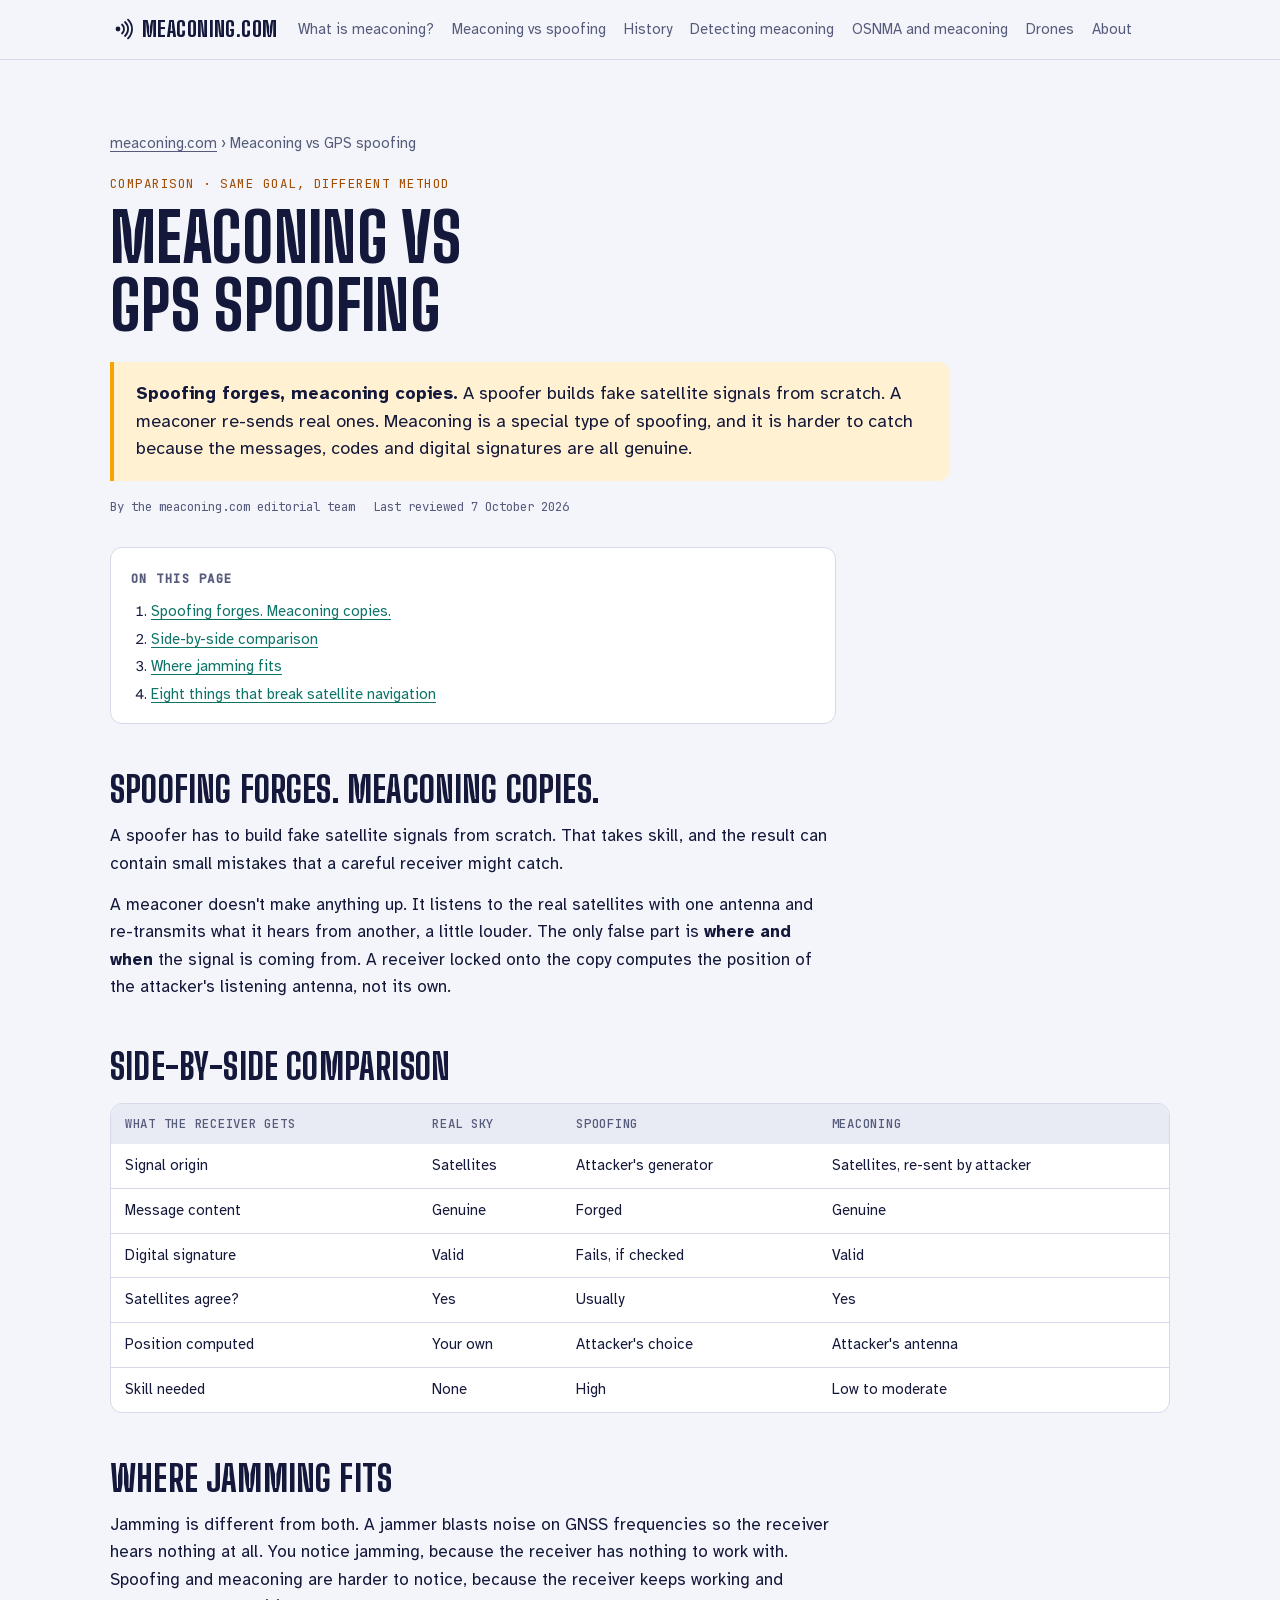
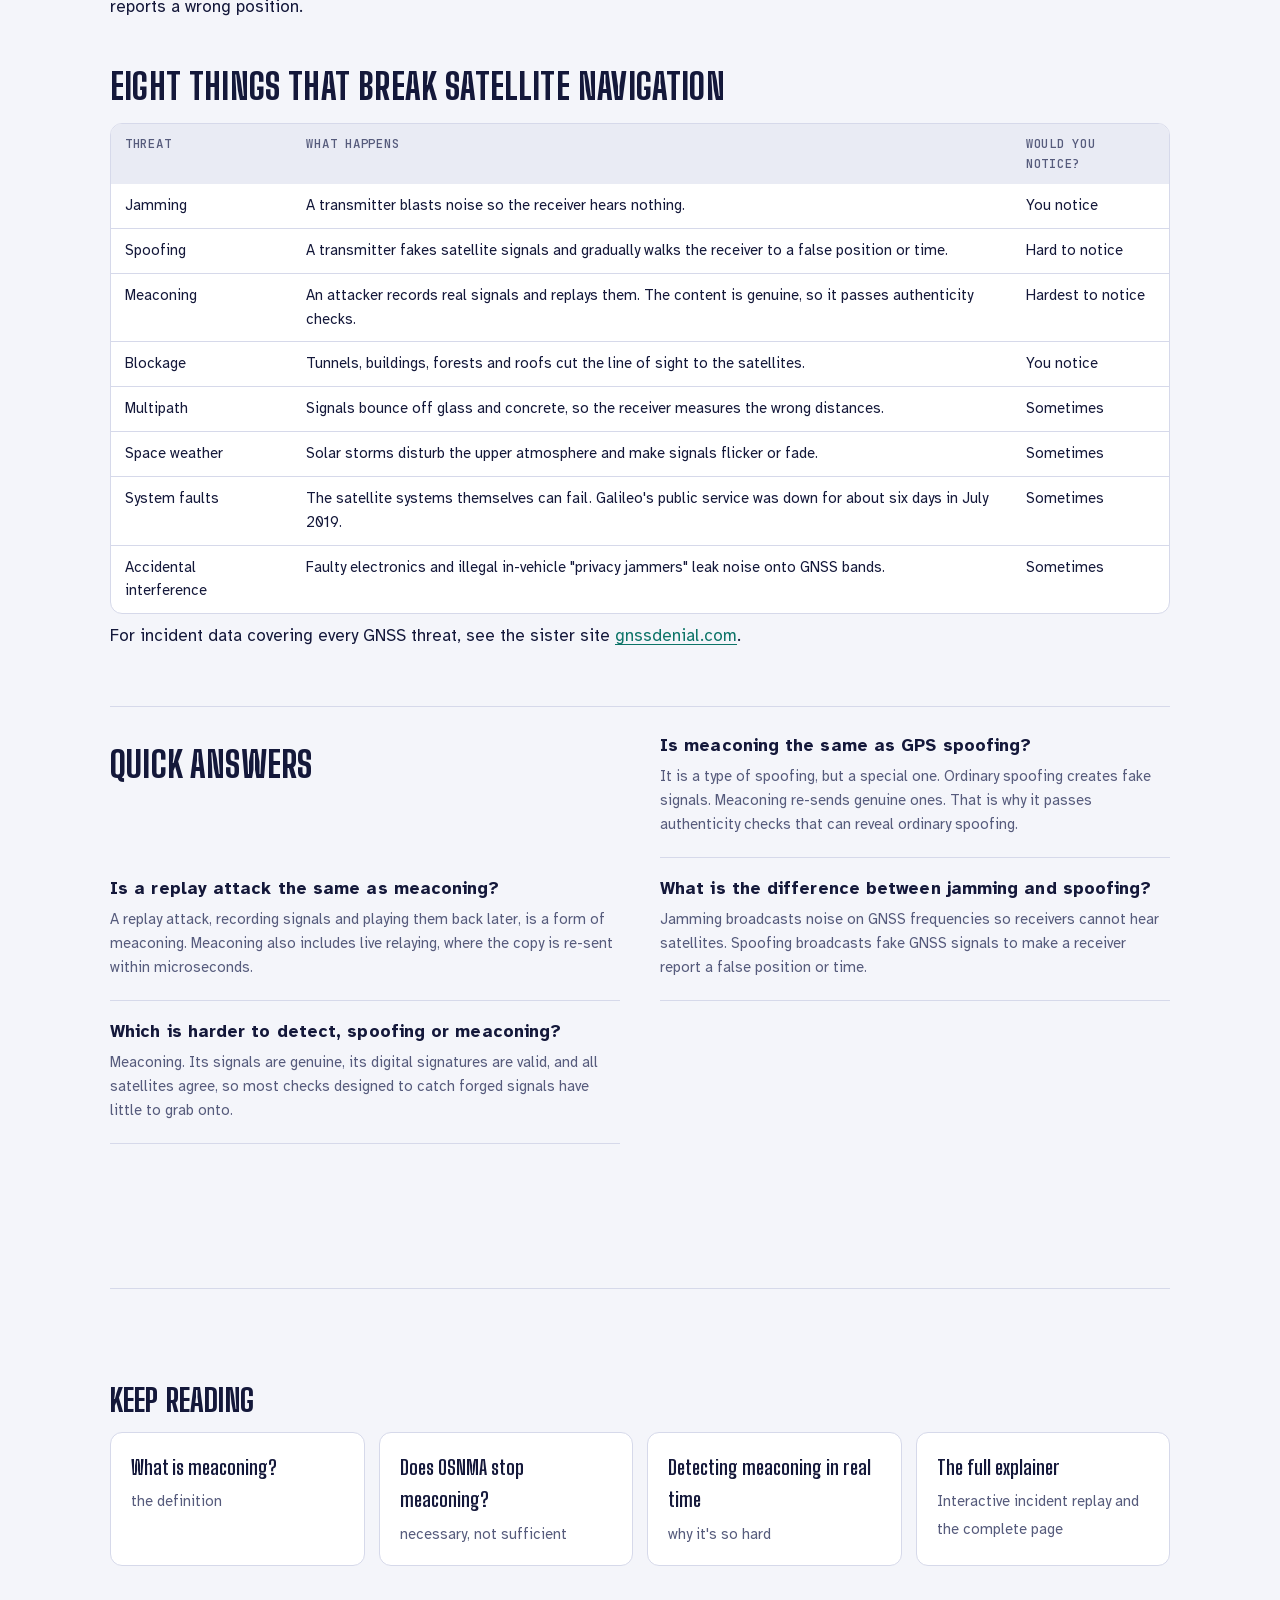
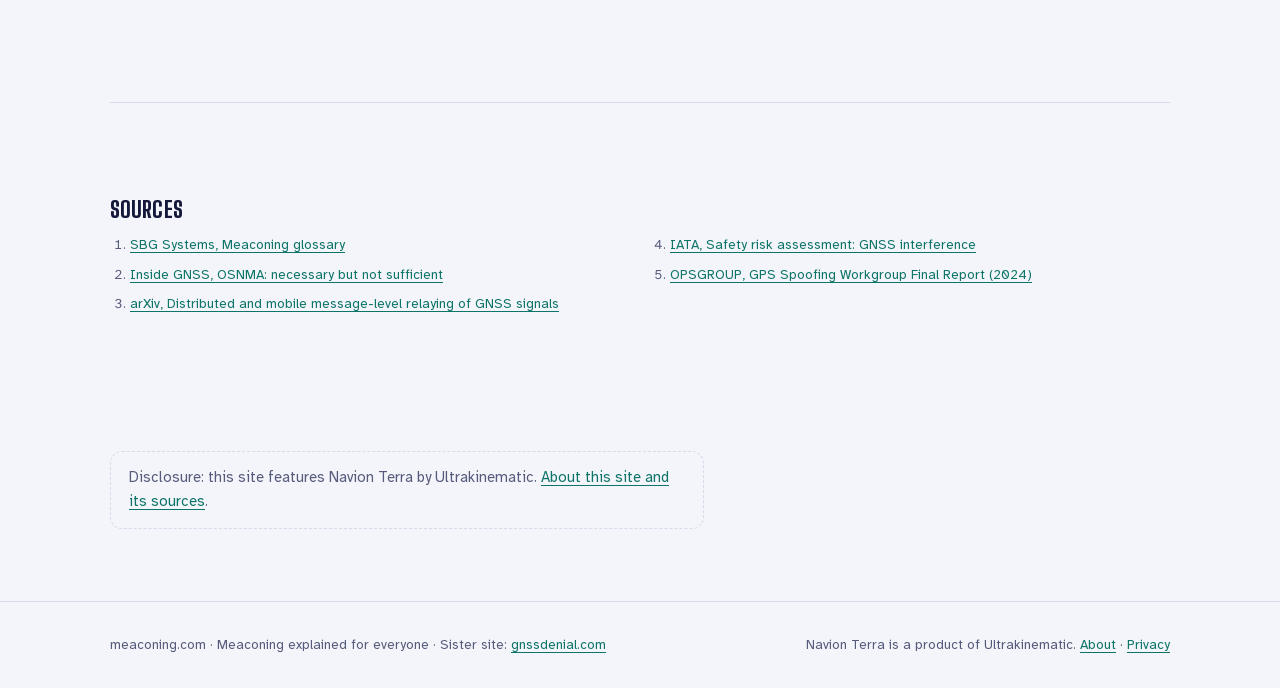
<file: meaconing-vs-spoofing/index.html>
<!doctype html>
<html lang="en">
<head>
<meta charset="utf-8">
<meta name="viewport" content="width=device-width, initial-scale=1, viewport-fit=cover">
<title>Meaconing vs GPS Spoofing: What&#x27;s the Difference?</title>
<meta name="description" content="Spoofing forges fake GNSS signals; meaconing replays genuine ones. A side-by-side comparison of meaconing, spoofing and jamming, and why meaconing passes authentication checks.">
<link rel="canonical" href="https://meaconing.com/meaconing-vs-spoofing/">
<meta name="robots" content="index, follow, max-snippet:-1, max-image-preview:large, max-video-preview:-1">
<meta name="author" content="meaconing.com">
<meta name="theme-color" content="#f4f5fa" media="(prefers-color-scheme: light)">
<meta name="theme-color" content="#0c0f2b" media="(prefers-color-scheme: dark)">
<meta property="og:type" content="article">
<meta property="og:site_name" content="meaconing.com">
<meta property="og:title" content="Meaconing vs GPS Spoofing: What&#x27;s the Difference?">
<meta property="og:description" content="Spoofing forges fake GNSS signals; meaconing replays genuine ones. A side-by-side comparison of meaconing, spoofing and jamming, and why meaconing passes authentication checks.">
<meta property="og:url" content="https://meaconing.com/meaconing-vs-spoofing/">
<meta property="og:image" content="https://meaconing.com/og-image.png">
<meta property="og:image:width" content="1200">
<meta property="og:image:height" content="630">
<meta property="og:locale" content="en_US">
<meta property="article:published_time" content="2026-10-07">
<meta property="article:modified_time" content="2026-10-07">
<meta name="twitter:card" content="summary_large_image">
<meta name="twitter:title" content="Meaconing vs GPS Spoofing: What&#x27;s the Difference?">
<meta name="twitter:description" content="Spoofing forges fake GNSS signals; meaconing replays genuine ones. A side-by-side comparison of meaconing, spoofing and jamming, and why meaconing passes authentication checks.">
<meta name="twitter:image" content="https://meaconing.com/og-image.png">
<link rel="icon" href="/favicon.svg" type="image/svg+xml">
<link rel="icon" href="/favicon-32.png" sizes="32x32" type="image/png">
<link rel="apple-touch-icon" href="/apple-touch-icon.png">
<link rel="manifest" href="/site.webmanifest">
<link rel="alternate" type="text/markdown" title="Markdown version" href="/meaconing-vs-spoofing.md">
<script type="application/ld+json">
{
 "@context": "https://schema.org",
 "@graph": [
  {
   "@type": "WebSite",
   "@id": "https://meaconing.com/#website",
   "url": "https://meaconing.com/",
   "name": "meaconing.com",
   "alternateName": "Meaconing explained",
   "inLanguage": "en",
   "publisher": {
    "@id": "https://meaconing.com/#org"
   }
  },
  {
   "@type": "Organization",
   "@id": "https://meaconing.com/#org",
   "name": "meaconing.com",
   "url": "https://meaconing.com/",
   "logo": "https://meaconing.com/icon-512.png",
   "sameAs": [
    "https://gnssdenial.com/"
   ],
   "contactPoint": {
    "@type": "ContactPoint",
    "contactType": "editorial",
    "email": "contact@meaconing.com"
   }
  },
  {
   "@type": "TechArticle",
   "@id": "https://meaconing.com/meaconing-vs-spoofing/#article",
   "url": "https://meaconing.com/meaconing-vs-spoofing/",
   "mainEntityOfPage": "https://meaconing.com/meaconing-vs-spoofing/",
   "headline": "Meaconing vs GPS spoofing",
   "name": "Meaconing vs GPS Spoofing: What's the Difference?",
   "description": "Spoofing forges fake GNSS signals; meaconing replays genuine ones. A side-by-side comparison of meaconing, spoofing and jamming, and why meaconing passes authentication checks.",
   "inLanguage": "en",
   "datePublished": "2026-10-07",
   "dateModified": "2026-10-07",
   "image": "https://meaconing.com/og-image.png",
   "author": {
    "@id": "https://meaconing.com/#org"
   },
   "publisher": {
    "@id": "https://meaconing.com/#org"
   },
   "isPartOf": {
    "@id": "https://meaconing.com/#website"
   },
   "breadcrumb": {
    "@id": "https://meaconing.com/meaconing-vs-spoofing/#breadcrumb"
   },
   "proficiencyLevel": "Beginner",
   "about": [
    {
     "@type": "Thing",
     "name": "Meaconing",
     "sameAs": [
      "https://en.wikipedia.org/wiki/Meaconing",
      "https://www.wikidata.org/wiki/Q6803124"
     ]
    },
    {
     "@type": "Thing",
     "name": "GNSS spoofing",
     "sameAs": [
      "https://en.wikipedia.org/wiki/GNSS_spoofing",
      "https://www.wikidata.org/wiki/Q1486517"
     ]
    },
    {
     "@type": "Thing",
     "name": "Replay attack",
     "sameAs": [
      "https://en.wikipedia.org/wiki/Replay_attack",
      "https://www.wikidata.org/wiki/Q1756025"
     ]
    }
   ],
   "citation": [
    "https://www.sbg-systems.com/glossary/meaconing/",
    "https://insidegnss.com/osnma-necessary-but-not-sufficient-for-gnss-security/",
    "https://arxiv.org/pdf/2202.11341",
    "https://ic.iata.org/sites/default/files/iata_sih_document_attachment/IATA%20Safety%20Risk%20Assessment%20-%20GNSS%20Interference%20V5.pdf",
    "https://ops.group/dashboard/wp-content/uploads/2024/09/GPS-Spoofing-Final-Report-OPSGROUP-WG-OG24.pdf"
   ],
   "relatedLink": [
    "https://meaconing.com/what-is-meaconing/",
    "https://meaconing.com/osnma-and-meaconing/",
    "https://meaconing.com/detect-meaconing/",
    "https://meaconing.com/"
   ],
   "text": "Spoofing forges, meaconing copies. A spoofer builds fake satellite signals from scratch. A meaconer re-sends real ones. Meaconing is a special type of spoofing, and it is harder to catch because the messages, codes and digital signatures are all genuine."
  },
  {
   "@type": "BreadcrumbList",
   "@id": "https://meaconing.com/meaconing-vs-spoofing/#breadcrumb",
   "itemListElement": [
    {
     "@type": "ListItem",
     "position": 1,
     "name": "meaconing.com",
     "item": "https://meaconing.com/"
    },
    {
     "@type": "ListItem",
     "position": 2,
     "name": "Meaconing vs GPS spoofing",
     "item": "https://meaconing.com/meaconing-vs-spoofing/"
    }
   ]
  },
  {
   "@type": "FAQPage",
   "@id": "https://meaconing.com/meaconing-vs-spoofing/#faq",
   "mainEntity": [
    {
     "@type": "Question",
     "name": "Is meaconing the same as GPS spoofing?",
     "acceptedAnswer": {
      "@type": "Answer",
      "text": "It is a type of spoofing, but a special one. Ordinary spoofing creates fake signals. Meaconing re-sends genuine ones. That is why it passes authenticity checks that can reveal ordinary spoofing."
     }
    },
    {
     "@type": "Question",
     "name": "Is a replay attack the same as meaconing?",
     "acceptedAnswer": {
      "@type": "Answer",
      "text": "A replay attack, recording signals and playing them back later, is a form of meaconing. Meaconing also includes live relaying, where the copy is re-sent within microseconds."
     }
    },
    {
     "@type": "Question",
     "name": "What is the difference between jamming and spoofing?",
     "acceptedAnswer": {
      "@type": "Answer",
      "text": "Jamming broadcasts noise on GNSS frequencies so receivers cannot hear satellites. Spoofing broadcasts fake GNSS signals to make a receiver report a false position or time."
     }
    },
    {
     "@type": "Question",
     "name": "Which is harder to detect, spoofing or meaconing?",
     "acceptedAnswer": {
      "@type": "Answer",
      "text": "Meaconing. Its signals are genuine, its digital signatures are valid, and all satellites agree, so most checks designed to catch forged signals have little to grab onto."
     }
    }
   ]
  }
 ]
}
</script>
<style>:root{padding-top:env(safe-area-inset-top,0px);padding-bottom:env(safe-area-inset-bottom,0px)}body{margin:0}img{max-width:100%}[hidden]{display:none!important}</style>
<link rel="preload" href="/fonts/big-shoulders-display-800-latin.woff2" as="font" type="font/woff2" crossorigin>
<link rel="preload" href="/fonts/atkinson-hyperlegible-400-latin.woff2" as="font" type="font/woff2" crossorigin>
<link rel="stylesheet" href="/fonts/fonts.css">
<style>
/* Layout: a night-sky field guide. One reading column for beginners, widened for diagrams and tables; signal-yellow marks the echo (the attack), teal marks independent navigation. */
:root{
  --bg:#f4f5fa; --surface:#ffffff; --sunk:#e9ebf4; --ink:#14183a; --muted:#565b7c; --line:#d6d9ea;
  --echo:#a14b00; --echo-fill:#f5a300; --echo-soft:#fff1d1; --safe:#0d7468; --safe-soft:#d8f1ec; --ok:#1d7a3a;
  --band:#14183a; --band-ink:#ffc23d; --band-muted:#b9bddb;
  --f-display:"Big Shoulders Display","Arial Narrow","Roboto Condensed",sans-serif;
  --f-body:"Atkinson Hyperlegible",system-ui,-apple-system,"Segoe UI",sans-serif;
  --f-mono:"JetBrains Mono",ui-monospace,Menlo,monospace;
  --t-xs:.78rem; --t-sm:.92rem; --t-md:1.06rem; --t-lg:1.4rem; --t-xl:clamp(2rem,4.4vw,3rem); --t-hero:clamp(2.4rem,5.2vw,4.3rem);
  --r:12px;
}
@media (prefers-color-scheme: dark){:root:not([data-theme="light"]){
  --bg:#0c0f2b; --surface:#141943; --sunk:#10143a; --ink:#eceefd; --muted:#a4a9cc; --line:#272d5e;
  --echo:#ffc23d; --echo-fill:#ffc23d; --echo-soft:#33290f; --safe:#3ad6c0; --safe-soft:#123b3c; --ok:#5ad08a;
  --band:#05071c; --band-ink:#ffc23d; --band-muted:#9da2c8; color-scheme:dark}}
:root[data-theme="dark"]{
  --bg:#0c0f2b; --surface:#141943; --sunk:#10143a; --ink:#eceefd; --muted:#a4a9cc; --line:#272d5e;
  --echo:#ffc23d; --echo-fill:#ffc23d; --echo-soft:#33290f; --safe:#3ad6c0; --safe-soft:#123b3c; --ok:#5ad08a;
  --band:#05071c; --band-ink:#ffc23d; --band-muted:#9da2c8; color-scheme:dark}

*{box-sizing:border-box}
html{scroll-behavior:smooth}
@media (prefers-reduced-motion: reduce){html{scroll-behavior:auto}}
body{background:var(--bg);color:var(--ink);font-family:var(--f-body);font-size:var(--t-md);line-height:1.62}
a{color:var(--safe);text-underline-offset:3px}
a:focus-visible,button:focus-visible,input:focus-visible{outline:2px solid var(--echo);outline-offset:3px;border-radius:4px}
.wrap{max-width:1140px;margin:0 auto;padding-inline:clamp(16px,4vw,40px)}
h1,h2,h3{font-family:var(--f-display);line-height:1.02;text-wrap:balance;margin:0;font-weight:800;letter-spacing:.005em}
h2{font-size:var(--t-xl);text-transform:uppercase}
h3{font-size:var(--t-lg);font-weight:700}
p{margin:0}
.lede{color:var(--muted);max-width:64ch}
.eyebrow{font-family:var(--f-mono);font-size:var(--t-xs);letter-spacing:.12em;text-transform:uppercase;color:var(--echo)}
.eyebrow.safe{color:var(--safe)}
.tab{font-variant-numeric:tabular-nums}
.sechead{display:grid;gap:14px;margin-bottom:36px;max-width:820px}
section{padding-block:clamp(56px,8vw,96px)}
section+section{border-top:1px solid var(--line)}
.prose{display:grid;gap:14px;max-width:66ch}

/* nav */
.nav{position:sticky;top:env(safe-area-inset-top,0px);z-index:30;background:color-mix(in srgb,var(--bg) 90%,transparent);backdrop-filter:blur(8px);border-bottom:1px solid var(--line)}
.nav .wrap{display:flex;align-items:center;gap:20px;padding-block:12px}
.brand{font-family:var(--f-display);font-weight:800;font-size:1.35rem;letter-spacing:.02em;color:var(--ink);text-decoration:none;display:flex;gap:8px;align-items:center;white-space:nowrap}
.navlinks{display:flex;gap:18px;overflow-x:auto;scrollbar-width:none;min-width:0;font-size:var(--t-sm)}
.navlinks::-webkit-scrollbar{display:none}
.navlinks a{color:var(--muted);text-decoration:none;white-space:nowrap}
.navlinks a:hover{color:var(--ink)}

/* hero */
.hero{padding-block:clamp(36px,6vw,72px)}
.hero-grid>*{min-width:0}
.hero-grid{display:grid;grid-template-columns:minmax(0,.95fr) minmax(0,1.05fr);gap:clamp(24px,4vw,56px);align-items:start}
.pron{font-family:var(--f-mono);font-size:var(--t-sm);color:var(--muted);margin-top:16px}
.pron b{color:var(--ink);font-weight:500}
.hero h1{font-size:var(--t-hero);text-transform:uppercase;margin-top:10px}
.hero h1 span{color:var(--echo)}
.hero .lede{margin-top:20px;font-size:1.12rem}
.cta{display:flex;flex-wrap:wrap;gap:12px;margin-top:26px}
.btn{display:inline-flex;align-items:center;gap:8px;padding:11px 18px;border-radius:999px;font-weight:700;font-size:var(--t-sm);text-decoration:none;border:1.5px solid var(--ink);color:var(--ink);background:transparent;cursor:pointer;font-family:var(--f-body)}
.btn.primary{background:var(--ink);color:var(--bg)}

/* incident replay */
.replay{background:var(--surface);border:1px solid var(--line);border-radius:16px;overflow:hidden;margin:0}
.replay-top{display:flex;justify-content:space-between;align-items:center;gap:12px;padding:12px 14px;border-bottom:1px solid var(--line);background:var(--sunk)}
.replay-top b{font-family:var(--f-mono);font-size:var(--t-xs);letter-spacing:.1em;text-transform:uppercase;font-weight:500}
.clock{font-family:var(--f-mono);font-size:var(--t-xs);color:var(--muted);font-variant-numeric:tabular-nums}
canvas#rp{display:block;width:100%;aspect-ratio:16/9;max-width:100%}
.ctrl{display:flex;align-items:center;gap:12px;padding:10px 14px;border-top:1px solid var(--line)}
.ctrl button{flex:none;width:38px;height:38px;border-radius:50%;border:1.5px solid var(--ink);background:var(--surface);color:var(--ink);cursor:pointer;display:grid;place-items:center}
.ctrl input{flex:1;min-width:0;accent-color:var(--echo-fill)}
.phases{display:grid;grid-template-columns:repeat(4,minmax(0,1fr));border-top:1px solid var(--line)}
.ph{padding:10px 12px;font-size:.8rem;color:var(--muted);border-left:1px solid var(--line);min-width:0}
.ph:first-child{border-left:0}
.ph b{display:block;font-family:var(--f-mono);font-size:.68rem;letter-spacing:.08em;text-transform:uppercase;font-weight:500;margin-bottom:2px}
.ph.on{background:var(--echo-soft);color:var(--ink)}
.ph.on b{color:var(--echo)}
.phase-cap{padding:12px 14px;border-top:1px solid var(--line);font-size:var(--t-sm);min-height:4.4em}
.panels{display:grid;grid-template-columns:1fr 1fr;border-top:1px solid var(--line)}
.pn{padding:12px 14px;min-width:0;display:grid;gap:6px;align-content:start}
.pn+.pn{border-left:1px solid var(--line)}
.pn .hd{font-family:var(--f-mono);font-size:.68rem;letter-spacing:.08em;text-transform:uppercase;color:var(--muted);display:flex;gap:6px;align-items:center}
.sw{width:10px;height:10px;border-radius:50%;display:inline-block;flex:none}
.pn .big{font-family:var(--f-display);font-size:1.9rem;font-weight:800;line-height:1;font-variant-numeric:tabular-nums}
.checks{display:grid;gap:2px;font-size:.78rem}
.checks div{display:flex;justify-content:space-between;gap:8px}
.checks span:last-child{font-family:var(--f-mono);color:var(--ok);white-space:nowrap}
.checks span.warn{color:var(--echo)}

/* banner */
.band{background:var(--band);color:var(--band-ink);padding-block:clamp(48px,8vw,88px);border:0}
.band h2{font-size:clamp(2.6rem,8.5vw,6.4rem);line-height:.92;text-transform:uppercase;max-width:14ch}
.band h2 em{font-style:normal;display:block;color:var(--band-muted)}
.band-stats{display:grid;grid-template-columns:repeat(4,minmax(0,1fr));gap:24px;margin-top:44px;border-top:1px solid color-mix(in srgb,var(--band-ink) 30%,transparent);padding-top:28px}
.band-stats div{min-width:0;display:grid;gap:6px;align-content:start}
.band-stats .n{font-family:var(--f-display);font-size:clamp(2.2rem,4.6vw,3.4rem);font-weight:800;line-height:1;font-variant-numeric:tabular-nums}
.band-stats p{color:var(--band-muted);font-size:var(--t-sm)}
.band-stats small{font-family:var(--f-mono);font-size:.7rem;color:var(--band-muted);opacity:.8}

/* basics */
.basics{display:grid;grid-template-columns:minmax(0,1fr) minmax(0,1fr);gap:clamp(24px,4vw,56px);align-items:center}
.figure{background:var(--surface);border:1px solid var(--line);border-radius:16px;padding:14px;overflow-x:auto}
.figure svg{display:block;width:100%;height:auto;min-width:440px}
.t-ink{fill:var(--ink)} .t-mut{fill:var(--muted)} .t-echo{fill:var(--echo)} .t-safe{fill:var(--safe)}
.s-ink{stroke:var(--ink)} .s-mut{stroke:var(--muted)} .s-line{stroke:var(--line)} .s-echo{stroke:var(--echo-fill)} .s-safe{stroke:var(--safe)}
.svgt{font-family:var(--f-mono);font-size:11px}
.keyfacts{display:grid;grid-template-columns:repeat(3,minmax(0,1fr));gap:1px;background:var(--line);border:1px solid var(--line);border-radius:var(--r);overflow:hidden;margin-top:36px}
.keyfacts div{background:var(--surface);padding:18px;display:grid;gap:4px;align-content:start}
.keyfacts b{font-family:var(--f-display);font-size:1.7rem;line-height:1;font-variant-numeric:tabular-nums}
.keyfacts p{font-size:var(--t-sm);color:var(--muted)}

/* threats overview */
.tgrid{display:grid;grid-template-columns:repeat(4,minmax(0,1fr));gap:14px}
.tc{background:var(--surface);border:1px solid var(--line);border-radius:var(--r);padding:18px;display:grid;gap:8px;align-content:start;min-width:0}
.tc.me{border:2px solid var(--echo-fill);background:var(--echo-soft)}
.tc h3{font-size:1.45rem;text-transform:uppercase}
.tc p{font-size:var(--t-sm)}
.tc .like{color:var(--muted);font-style:italic;font-size:.86rem}
.notice{font-family:var(--f-mono);font-size:.7rem;letter-spacing:.06em;text-transform:uppercase;display:inline-flex;gap:6px;align-items:center;color:var(--muted)}
.notice i{width:8px;height:8px;border-radius:50%}
.n-yes i{background:var(--ok)} .n-maybe i{background:var(--muted)} .n-no i{background:var(--echo-fill)}
.sister{margin-top:22px;font-size:var(--t-sm);color:var(--muted)}

/* deep dive */
.part{padding-top:clamp(40px,6vw,64px);margin-top:clamp(40px,6vw,64px);border-top:1px dashed var(--line)}
.part:first-of-type{border-top:0;margin-top:0;padding-top:0}
.split{display:grid;grid-template-columns:minmax(0,1fr) minmax(0,1fr);gap:clamp(24px,4vw,56px);align-items:start}
.tablebox{overflow-x:auto;background:var(--surface);border:1px solid var(--line);border-radius:var(--r)}
table{border-collapse:collapse;width:100%;font-size:var(--t-sm)}
th,td{padding:12px 14px;text-align:left;border-bottom:1px solid var(--line);vertical-align:top}
tr:last-child th,tr:last-child td{border-bottom:0}
thead th{font-family:var(--f-mono);font-size:.7rem;letter-spacing:.08em;text-transform:uppercase;color:var(--muted);font-weight:500;background:var(--sunk)}
tbody th{font-weight:700}
.col-me{background:var(--echo-soft)}
.forms{display:grid;grid-template-columns:repeat(3,minmax(0,1fr));gap:14px}
.form{border-top:3px solid var(--echo-fill);background:var(--surface);border-radius:0 0 var(--r) var(--r);padding:18px;display:grid;gap:8px;align-content:start;min-width:0;border-left:1px solid var(--line);border-right:1px solid var(--line);border-bottom:1px solid var(--line)}
.form h3{font-size:1.3rem}
.form p{font-size:var(--t-sm);color:var(--muted)}
.form .res{font-size:var(--t-sm);color:var(--ink)}
.reasons{display:grid;grid-template-columns:repeat(2,minmax(0,1fr));gap:14px}
.reason{background:var(--surface);border:1px solid var(--line);border-radius:var(--r);padding:18px;display:grid;gap:6px;min-width:0}
.reason h3{font-size:1.2rem}
.reason p{font-size:var(--t-sm);color:var(--muted)}
.reason.wide{grid-column:1/-1;display:grid;grid-template-columns:minmax(0,1fr) minmax(0,1fr);gap:20px;align-items:center}
.reason.wide>div{display:grid;gap:6px;min-width:0}
.mini{overflow-x:auto}
.mini svg{display:block;width:100%;height:auto;min-width:320px}
.timeline{list-style:none;padding:0;margin:0;display:grid;border-left:2px solid var(--line);margin-left:8px}
.timeline li{display:grid;grid-template-columns:96px minmax(0,1fr);gap:16px;padding:0 0 22px 22px;position:relative}
.timeline li::before{content:"";position:absolute;left:-8px;top:4px;width:14px;height:14px;border-radius:50%;background:var(--bg);border:2px solid var(--echo-fill)}
.timeline li:last-child{padding-bottom:0}
.timeline time{font-family:var(--f-mono);font-size:var(--t-xs);color:var(--echo);padding-top:2px}
.timeline b{display:block}
.timeline p{font-size:var(--t-sm);color:var(--muted)}
.gs{background:var(--surface);border:1px solid var(--line);border-radius:var(--r);padding:16px;display:grid;gap:10px;font-size:var(--t-sm);align-content:start}
.gs .hd{font-family:var(--f-mono);font-size:.7rem;letter-spacing:.08em;text-transform:uppercase;color:var(--muted)}
.gs .row{display:flex;justify-content:space-between;gap:10px;border-bottom:1px solid var(--line);padding-bottom:6px}
.gs .row:last-child{border-bottom:0}
.gs .row span:last-child{font-family:var(--f-mono);color:var(--ok)}
.gs .truth{border-radius:8px;background:var(--echo-soft);padding:10px 12px}
.verdict{display:inline-flex;align-items:center;gap:6px;font-weight:700;white-space:nowrap}
.verdict i{width:10px;height:10px;border-radius:50%;flex:none}
.v-no i{background:var(--echo-fill)} .v-some i{background:var(--muted)} .v-yes i{background:var(--safe)}
.v-no{color:var(--echo)} .v-yes{color:var(--safe)}
.tells{display:grid;grid-template-columns:repeat(3,minmax(0,1fr));gap:14px}
.tell{border-top:2px solid var(--ink);padding-top:12px;font-size:var(--t-sm);display:grid;gap:4px;align-content:start}
.tell b{font-size:1rem}
.tell p{color:var(--muted)}

/* crewed vs autonomous */
.fleet{display:grid;grid-template-columns:repeat(4,minmax(0,1fr));gap:1px;background:var(--line);border:1px solid var(--line);border-radius:var(--r);overflow:hidden}
.fleet div{background:var(--surface);padding:16px;display:grid;gap:4px;align-content:start;min-width:0}
.fleet b{font-family:var(--f-display);font-size:1.2rem;text-transform:uppercase}
.fleet p{font-size:.85rem;color:var(--muted)}
.toolkit{display:grid;grid-template-columns:repeat(3,minmax(0,1fr));gap:18px;margin-top:28px}
.toolkit div{display:grid;gap:4px;align-content:start;font-size:var(--t-sm)}
.toolkit b{font-size:1.02rem}
.toolkit p{color:var(--muted)}
.question{margin-block:clamp(48px,7vw,80px) 28px;font-family:var(--f-display);font-size:clamp(2.2rem,6vw,4.2rem);font-weight:800;text-transform:uppercase;line-height:.95;max-width:16ch}
.question span{color:var(--echo)}
.vs th:nth-child(2),.vs td:nth-child(2){width:38%}
.vs td:nth-child(3){background:var(--echo-soft)}
.vs thead th:nth-child(3){background:var(--echo-soft);color:var(--echo)}

/* classes ladder */
.ladder{display:grid;grid-template-columns:repeat(5,minmax(0,1fr));gap:10px;align-items:end}
.rung{background:var(--surface);border:1px solid var(--line);border-radius:var(--r);padding:16px;display:grid;gap:6px;align-content:start;min-width:0}
.rung .cls{font-family:var(--f-mono);font-size:.7rem;letter-spacing:.08em;text-transform:uppercase;color:var(--muted)}
.rung b{font-family:var(--f-display);font-size:1.35rem;text-transform:uppercase;line-height:1}
.rung .w{font-family:var(--f-mono);font-size:.82rem}
.rung p{font-size:.84rem;color:var(--muted)}
.rung .bar{height:6px;border-radius:3px;background:var(--echo-fill)}
.cover{margin-top:14px;display:flex;align-items:center;gap:12px;font-size:var(--t-sm);font-weight:700;color:var(--safe)}
.cover::before{content:"";flex:1;height:10px;border-radius:5px;background:var(--safe);order:2}
.cover span{order:1;white-space:nowrap}
.cover em{order:3;font-style:normal;white-space:nowrap}

/* navion */
.navion{background:var(--surface)}
.nv-hero{display:grid;grid-template-columns:minmax(0,1.1fr) minmax(0,1fr);gap:clamp(24px,4vw,56px);align-items:end}
.nv-hero h2{font-size:clamp(2.2rem,5.5vw,3.8rem)}
.nv-hero h2 span{color:var(--safe)}
.tags{display:flex;flex-wrap:wrap;gap:8px;margin-top:18px}
.tags span{font-family:var(--f-mono);font-size:.72rem;letter-spacing:.08em;text-transform:uppercase;padding:6px 10px;border-radius:999px;border:1px solid var(--safe);color:var(--safe)}
.qcompare{display:grid;grid-template-columns:1fr 1fr;gap:14px;margin-top:40px}
.qbox{border-radius:var(--r);padding:20px;display:grid;gap:8px;align-content:start;min-width:0}
.qbox.old{background:var(--echo-soft)}
.qbox.new{background:var(--safe-soft)}
.qbox .hd{font-family:var(--f-mono);font-size:.7rem;letter-spacing:.08em;text-transform:uppercase;color:var(--muted)}
.qbox q{font-family:var(--f-display);font-size:1.7rem;font-weight:700;line-height:1.05;quotes:"“" "”"}
.qbox p{font-size:var(--t-sm)}
.stages{list-style:none;padding:0;margin:40px 0 0;display:grid;grid-template-columns:repeat(4,minmax(0,1fr));gap:18px;counter-reset:st}
.stages li{display:grid;gap:6px;align-content:start;min-width:0;border-top:3px solid var(--safe);padding-top:12px;font-size:var(--t-sm)}
.stages li::before{counter-increment:st;content:"Step " counter(st);font-family:var(--f-mono);font-size:.7rem;letter-spacing:.08em;text-transform:uppercase;color:var(--safe)}
.stages b{font-family:var(--f-display);font-size:1.35rem;text-transform:uppercase}
.stages p{color:var(--muted)}
.refs{display:grid;grid-template-columns:repeat(3,minmax(0,1fr));gap:12px;margin-top:40px}
.ref{border:1px solid var(--line);border-radius:10px;padding:14px;display:grid;gap:4px;background:var(--bg);min-width:0}
.ref code{font-family:var(--f-mono);font-size:.74rem;color:var(--safe);font-weight:500}
.ref b{font-size:.98rem}
.ref p{font-size:.84rem;color:var(--muted)}
.ref.gn code{color:var(--echo)}
.specs{margin-top:40px;display:grid;grid-template-columns:repeat(4,minmax(0,1fr));gap:1px;background:var(--line);border:1px solid var(--line);border-radius:var(--r);overflow:hidden}
.specs div{background:var(--bg);padding:14px 16px;display:grid;gap:2px}
.specs span{font-family:var(--f-mono);font-size:.68rem;letter-spacing:.08em;text-transform:uppercase;color:var(--muted)}
.specs b{font-size:1.02rem}
.contact{margin-top:40px;display:flex;flex-wrap:wrap;gap:16px 28px;align-items:center;justify-content:space-between;padding:26px;border-radius:16px;background:var(--band);color:var(--band-ink)}
.contact h3{font-size:1.8rem;text-transform:uppercase}
.contact p{color:var(--band-muted);font-size:var(--t-sm);margin-top:4px}
.mail{display:flex;gap:8px;align-items:center;flex-wrap:wrap}
.mail code{font-family:var(--f-mono);font-size:var(--t-sm);padding:9px 12px;border-radius:8px;background:color-mix(in srgb,var(--band-ink) 14%,transparent);user-select:all}
.mail button,.mail a{font-family:var(--f-body);font-size:var(--t-sm);font-weight:700;padding:9px 14px;border-radius:999px;border:1px solid var(--band-ink);cursor:pointer;text-decoration:none}
.mail button{background:var(--band-ink);color:var(--band)}
.mail a{background:transparent;color:var(--band-ink)}

/* faq + glossary */
.faq{display:grid;grid-template-columns:repeat(2,minmax(0,1fr));gap:0 40px;border-top:1px solid var(--line)}
.qa{padding-block:20px;border-bottom:1px solid var(--line);display:grid;gap:8px;min-width:0}
.qa h3{font-family:var(--f-body);font-size:1.08rem;font-weight:700;line-height:1.3}
.qa p{font-size:var(--t-sm);color:var(--muted)}
.gloss{display:grid;grid-template-columns:repeat(3,minmax(0,1fr));gap:1px;background:var(--line);border:1px solid var(--line);border-radius:var(--r);overflow:hidden;margin:0}
.gloss div{background:var(--surface);padding:14px 16px;min-width:0}
.gloss dt{font-weight:700}
.gloss dt abbr{text-decoration:none;color:var(--echo);font-family:var(--f-mono);font-size:.8rem;margin-left:6px}
.gloss dd{margin:4px 0 0;font-size:.86rem;color:var(--muted)}
.sources ol{columns:2;column-gap:40px;font-size:.84rem;color:var(--muted);padding-left:20px;margin:0}
.sources li{break-inside:avoid;margin-bottom:8px}
.foot{font-size:.8rem;color:var(--muted);margin-top:12px;max-width:80ch}
footer{padding-block:32px;font-size:.84rem;color:var(--muted);border-top:1px solid var(--line)}
footer .wrap{display:flex;flex-wrap:wrap;gap:12px;justify-content:space-between}

@media (max-width:960px){
  .hero-grid,.basics,.split,.nv-hero{grid-template-columns:1fr}
  .tgrid,.fleet,.specs,.band-stats{grid-template-columns:1fr 1fr}
  .forms,.refs,.toolkit,.tells{grid-template-columns:1fr 1fr}
  .ladder{grid-template-columns:repeat(3,minmax(0,1fr))}
  .stages{grid-template-columns:1fr 1fr}
  .faq{grid-template-columns:1fr}
  .gloss{grid-template-columns:1fr 1fr}
  .reason.wide{grid-template-columns:1fr}
  .sources ol{columns:1}
}
@media (max-width:600px){
  .tgrid,.forms,.refs,.toolkit,.tells,.reasons,.qcompare,.stages,.gloss,.keyfacts{grid-template-columns:1fr}
  .ladder{grid-template-columns:1fr 1fr}
  .phases{grid-template-columns:1fr 1fr}
  .ph:nth-child(3){border-left:0}
  .ph:nth-child(n+3){border-top:1px solid var(--line)}
  .timeline li{grid-template-columns:1fr;gap:2px}
  .panels{grid-template-columns:1fr}
  .pn+.pn{border-left:0;border-top:1px solid var(--line)}
}

.gcards{display:grid;grid-template-columns:repeat(auto-fit,minmax(250px,1fr));gap:14px}
.gcard{display:block;padding:18px 20px;border:1px solid var(--line);border-radius:var(--r);background:var(--surface);text-decoration:none;color:var(--ink)}
.gcard:hover{border-color:var(--echo-fill)}
.gcard b{display:block;font-family:var(--f-display);font-size:1.3rem;font-weight:700;margin-bottom:6px}
.gcard span{font-size:var(--t-sm);color:var(--muted)}
</style>

<style>
.crumbs{font-size:var(--t-sm);color:var(--muted);margin-bottom:18px}
.crumbs a{color:var(--muted)}
.art{padding-block:clamp(36px,6vw,72px)}
.art h1{font-size:var(--t-hero);text-transform:uppercase;margin:10px 0 22px;max-width:18ch}
.answer{border-left:4px solid var(--echo-fill);background:var(--echo-soft);padding:18px 22px;border-radius:0 var(--r) var(--r) 0;max-width:70ch;font-size:1.12rem;line-height:1.55}
.meta{font-family:var(--f-mono);font-size:var(--t-xs);color:var(--muted);margin-top:16px;display:flex;flex-wrap:wrap;gap:6px 18px}
.toc{margin:30px 0 0;padding:16px 20px;border:1px solid var(--line);border-radius:var(--r);background:var(--surface);max-width:66ch}
.toc b{font-family:var(--f-mono);font-size:var(--t-xs);letter-spacing:.12em;text-transform:uppercase;color:var(--muted)}
.toc ol{margin:8px 0 0;padding-left:20px;display:grid;gap:4px;font-size:var(--t-sm)}
.body>*{max-width:66ch}
.body>.tbl{max-width:none}
.body h2{font-size:clamp(1.6rem,3vw,2.2rem);margin:48px 0 14px;scroll-margin-top:80px}
.body ul,.body ol{padding-left:22px;display:grid;gap:8px}
.body p{margin:0 0 14px}
.tbl{overflow-x:auto;margin:18px 0 8px;border:1px solid var(--line);border-radius:var(--r);background:var(--surface)}
.tbl table{min-width:560px}
.tbl th,.tbl td{padding:10px 14px;text-align:left;border-bottom:1px solid var(--line);vertical-align:top}
.tbl th{background:var(--sunk);font-family:var(--f-mono);font-size:var(--t-xs);letter-spacing:.06em;text-transform:uppercase;color:var(--muted)}
.tbl tr:last-child td{border-bottom:0}
.faq{margin-top:56px;padding-top:8px;border-top:1px solid var(--line)}
.faq h2{font-size:clamp(1.6rem,3vw,2.2rem);margin:32px 0 10px}
.keep{margin-top:48px}
.keep h2{font-size:clamp(1.4rem,2.6vw,1.9rem);margin-bottom:16px}
.cards{display:grid;grid-template-columns:repeat(auto-fit,minmax(230px,1fr));gap:14px}
.card{display:block;padding:18px 20px;border:1px solid var(--line);border-radius:var(--r);background:var(--surface);text-decoration:none;color:var(--ink)}
.card:hover{border-color:var(--echo-fill)}
.card b{display:block;font-family:var(--f-display);font-size:1.25rem;font-weight:700;margin-bottom:4px}
.card span{font-size:var(--t-sm);color:var(--muted)}
.disc{margin-top:40px;padding:14px 18px;border:1px dashed var(--line);border-radius:var(--r);font-size:var(--t-sm);color:var(--muted);max-width:66ch}
.src{margin-top:40px}
.src h2{font-size:1.4rem;margin-bottom:12px}
.src ol{columns:2;column-gap:40px;font-size:.84rem;color:var(--muted);padding-left:20px;margin:0}
.src li{break-inside:avoid;margin-bottom:8px}
@media (max-width:720px){.src ol{columns:1}}
</style>
</head>
<body>
<nav class="nav" aria-label="Guides">
  <div class="wrap">
    <a class="brand" href="/"><svg width="24" height="24" viewBox="0 0 24 24" fill="none" aria-hidden="true"><circle cx="8" cy="12" r="2.4" fill="currentColor"/><path d="M12 7.5a6 6 0 0 1 0 9M15 5a9.5 9.5 0 0 1 0 14M18 2.6a13 13 0 0 1 0 18.8" stroke="currentColor" stroke-width="1.8" stroke-linecap="round"/></svg>MEACONING.COM</a>
    <div class="navlinks">
      <a href="/what-is-meaconing/">What is meaconing?</a>
      <a href="/meaconing-vs-spoofing/">Meaconing vs spoofing</a>
      <a href="/history-of-meaconing/">History</a>
      <a href="/detect-meaconing/">Detecting meaconing</a>
      <a href="/osnma-and-meaconing/">OSNMA and meaconing</a>
      <a href="/meaconing-and-drones/">Drones</a>
      <a href="/about/">About</a>
    </div>
  </div>
</nav>
<main>
<article class="art">
  <div class="wrap">
    <p class="crumbs"><a href="/">meaconing.com</a> › Meaconing vs GPS spoofing</p>
    <p class="eyebrow">Comparison · same goal, different method</p>
    <h1>Meaconing vs GPS spoofing</h1>
    <p class="answer"><strong>Spoofing forges, meaconing copies.</strong> A spoofer builds fake satellite signals from scratch. A meaconer re-sends real ones. Meaconing is a special type of spoofing, and it is harder to catch because the messages, codes and digital signatures are all genuine.</p>
    <p class="meta"><span>By the meaconing.com editorial team</span><span>Last reviewed <time datetime="2026-10-07">7 October 2026</time></span></p>
    <nav class="toc" aria-label="On this page"><b>On this page</b><ol><li><a href="#spoofing-forges-meaconing-copies">Spoofing forges. Meaconing copies.</a></li><li><a href="#side-by-side-comparison">Side-by-side comparison</a></li><li><a href="#where-jamming-fits">Where jamming fits</a></li><li><a href="#eight-things-that-break-satellite-navigation">Eight things that break satellite navigation</a></li></ol></nav>
    <div class="body">
<h2 id="spoofing-forges-meaconing-copies">Spoofing forges. Meaconing copies.</h2>
<p>A spoofer has to build fake satellite signals from scratch. That takes skill, and the result can contain small mistakes that a careful receiver might catch.</p>
<p>A meaconer doesn't make anything up. It listens to the real satellites with one antenna and re-transmits what it hears from another, a little louder. The only false part is <strong>where and when</strong> the signal is coming from. A receiver locked onto the copy computes the position of the attacker's listening antenna, not its own.</p>
<h2 id="side-by-side-comparison">Side-by-side comparison</h2>
<div class="tbl"><table><thead><tr><th scope="col">What the receiver gets</th><th scope="col">Real sky</th><th scope="col">Spoofing</th><th scope="col">Meaconing</th></tr></thead><tbody><tr><td>Signal origin</td><td>Satellites</td><td>Attacker's generator</td><td>Satellites, re-sent by attacker</td></tr><tr><td>Message content</td><td>Genuine</td><td>Forged</td><td>Genuine</td></tr><tr><td>Digital signature</td><td>Valid</td><td>Fails, if checked</td><td>Valid</td></tr><tr><td>Satellites agree?</td><td>Yes</td><td>Usually</td><td>Yes</td></tr><tr><td>Position computed</td><td>Your own</td><td>Attacker's choice</td><td>Attacker's antenna</td></tr><tr><td>Skill needed</td><td>None</td><td>High</td><td>Low to moderate</td></tr></tbody></table></div>
<h2 id="where-jamming-fits">Where jamming fits</h2>
<p>Jamming is different from both. A jammer blasts noise on GNSS frequencies so the receiver hears nothing at all. You notice jamming, because the receiver has nothing to work with. Spoofing and meaconing are harder to notice, because the receiver keeps working and reports a wrong position.</p>
<h2 id="eight-things-that-break-satellite-navigation">Eight things that break satellite navigation</h2>
<div class="tbl"><table><thead><tr><th scope="col">Threat</th><th scope="col">What happens</th><th scope="col">Would you notice?</th></tr></thead><tbody><tr><td>Jamming</td><td>A transmitter blasts noise so the receiver hears nothing.</td><td>You notice</td></tr><tr><td>Spoofing</td><td>A transmitter fakes satellite signals and gradually walks the receiver to a false position or time.</td><td>Hard to notice</td></tr><tr><td>Meaconing</td><td>An attacker records real signals and replays them. The content is genuine, so it passes authenticity checks.</td><td>Hardest to notice</td></tr><tr><td>Blockage</td><td>Tunnels, buildings, forests and roofs cut the line of sight to the satellites.</td><td>You notice</td></tr><tr><td>Multipath</td><td>Signals bounce off glass and concrete, so the receiver measures the wrong distances.</td><td>Sometimes</td></tr><tr><td>Space weather</td><td>Solar storms disturb the upper atmosphere and make signals flicker or fade.</td><td>Sometimes</td></tr><tr><td>System faults</td><td>The satellite systems themselves can fail. Galileo's public service was down for about six days in July 2019.</td><td>Sometimes</td></tr><tr><td>Accidental interference</td><td>Faulty electronics and illegal in-vehicle "privacy jammers" leak noise onto GNSS bands.</td><td>Sometimes</td></tr></tbody></table></div>
<p>For incident data covering every GNSS threat, see the sister site <a href="https://gnssdenial.com">gnssdenial.com</a>.</p>
    </div>
    <section class="faq" aria-labelledby="h-faq"><h2 id="h-faq">Quick answers</h2><article class="qa"><h3>Is meaconing the same as GPS spoofing?</h3><p>It is a type of spoofing, but a special one. Ordinary spoofing creates fake signals. Meaconing re-sends genuine ones. That is why it passes authenticity checks that can reveal ordinary spoofing.</p></article><article class="qa"><h3>Is a replay attack the same as meaconing?</h3><p>A replay attack, recording signals and playing them back later, is a form of meaconing. Meaconing also includes live relaying, where the copy is re-sent within microseconds.</p></article><article class="qa"><h3>What is the difference between jamming and spoofing?</h3><p>Jamming broadcasts noise on GNSS frequencies so receivers cannot hear satellites. Spoofing broadcasts fake GNSS signals to make a receiver report a false position or time.</p></article><article class="qa"><h3>Which is harder to detect, spoofing or meaconing?</h3><p>Meaconing. Its signals are genuine, its digital signatures are valid, and all satellites agree, so most checks designed to catch forged signals have little to grab onto.</p></article></section>
    <section class="keep" aria-labelledby="h-keep"><h2 id="h-keep">Keep reading</h2><div class="cards"><a class="card" href="/what-is-meaconing/"><b>What is meaconing?</b><span>the definition</span></a><a class="card" href="/osnma-and-meaconing/"><b>Does OSNMA stop meaconing?</b><span>necessary, not sufficient</span></a><a class="card" href="/detect-meaconing/"><b>Detecting meaconing in real time</b><span>why it's so hard</span></a><a class="card" href="/"><b>The full explainer</b><span>Interactive incident replay and the complete page</span></a></div></section><section class="src" aria-labelledby="h-src"><h2 id="h-src">Sources</h2><ol><li><a href="https://www.sbg-systems.com/glossary/meaconing/" target="_blank" rel="noopener">SBG Systems, Meaconing glossary</a></li><li><a href="https://insidegnss.com/osnma-necessary-but-not-sufficient-for-gnss-security/" target="_blank" rel="noopener">Inside GNSS, OSNMA: necessary but not sufficient</a></li><li><a href="https://arxiv.org/pdf/2202.11341" target="_blank" rel="noopener">arXiv, Distributed and mobile message-level relaying of GNSS signals</a></li><li><a href="https://ic.iata.org/sites/default/files/iata_sih_document_attachment/IATA%20Safety%20Risk%20Assessment%20-%20GNSS%20Interference%20V5.pdf" target="_blank" rel="noopener">IATA, Safety risk assessment: GNSS interference</a></li><li><a href="https://ops.group/dashboard/wp-content/uploads/2024/09/GPS-Spoofing-Final-Report-OPSGROUP-WG-OG24.pdf" target="_blank" rel="noopener">OPSGROUP, GPS Spoofing Workgroup Final Report (2024)</a></li></ol></section><p class="disc">Disclosure: this site features Navion Terra by Ultrakinematic. <a href="/about/">About this site and its sources</a>.</p>
  </div>
</article>
</main>
<footer>
  <div class="wrap">
    <span>meaconing.com · Meaconing explained for everyone · Sister site: <a href="https://gnssdenial.com">gnssdenial.com</a></span>
    <span>Navion Terra is a product of Ultrakinematic. <a href="/about/">About</a> · <a href="/privacy/">Privacy</a></span>
  </div>
</footer>
</body>
</html>
</file>
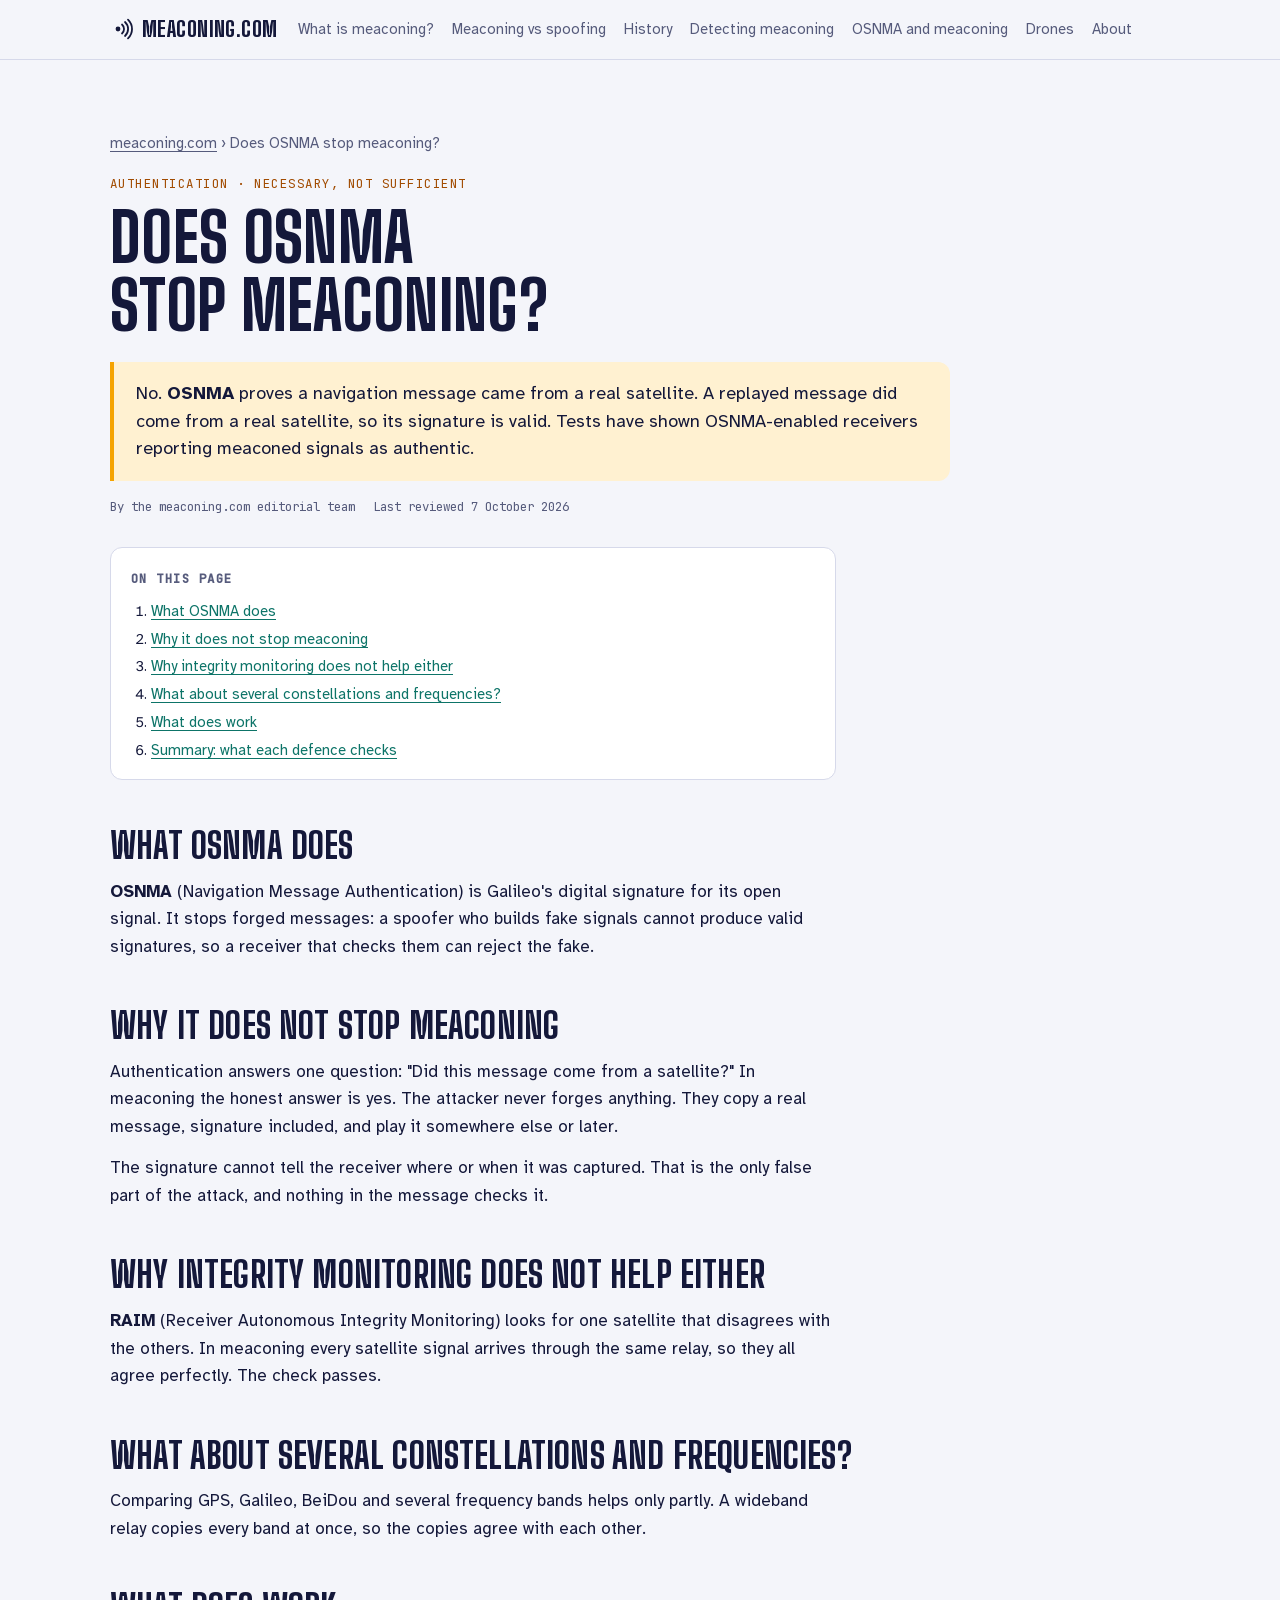
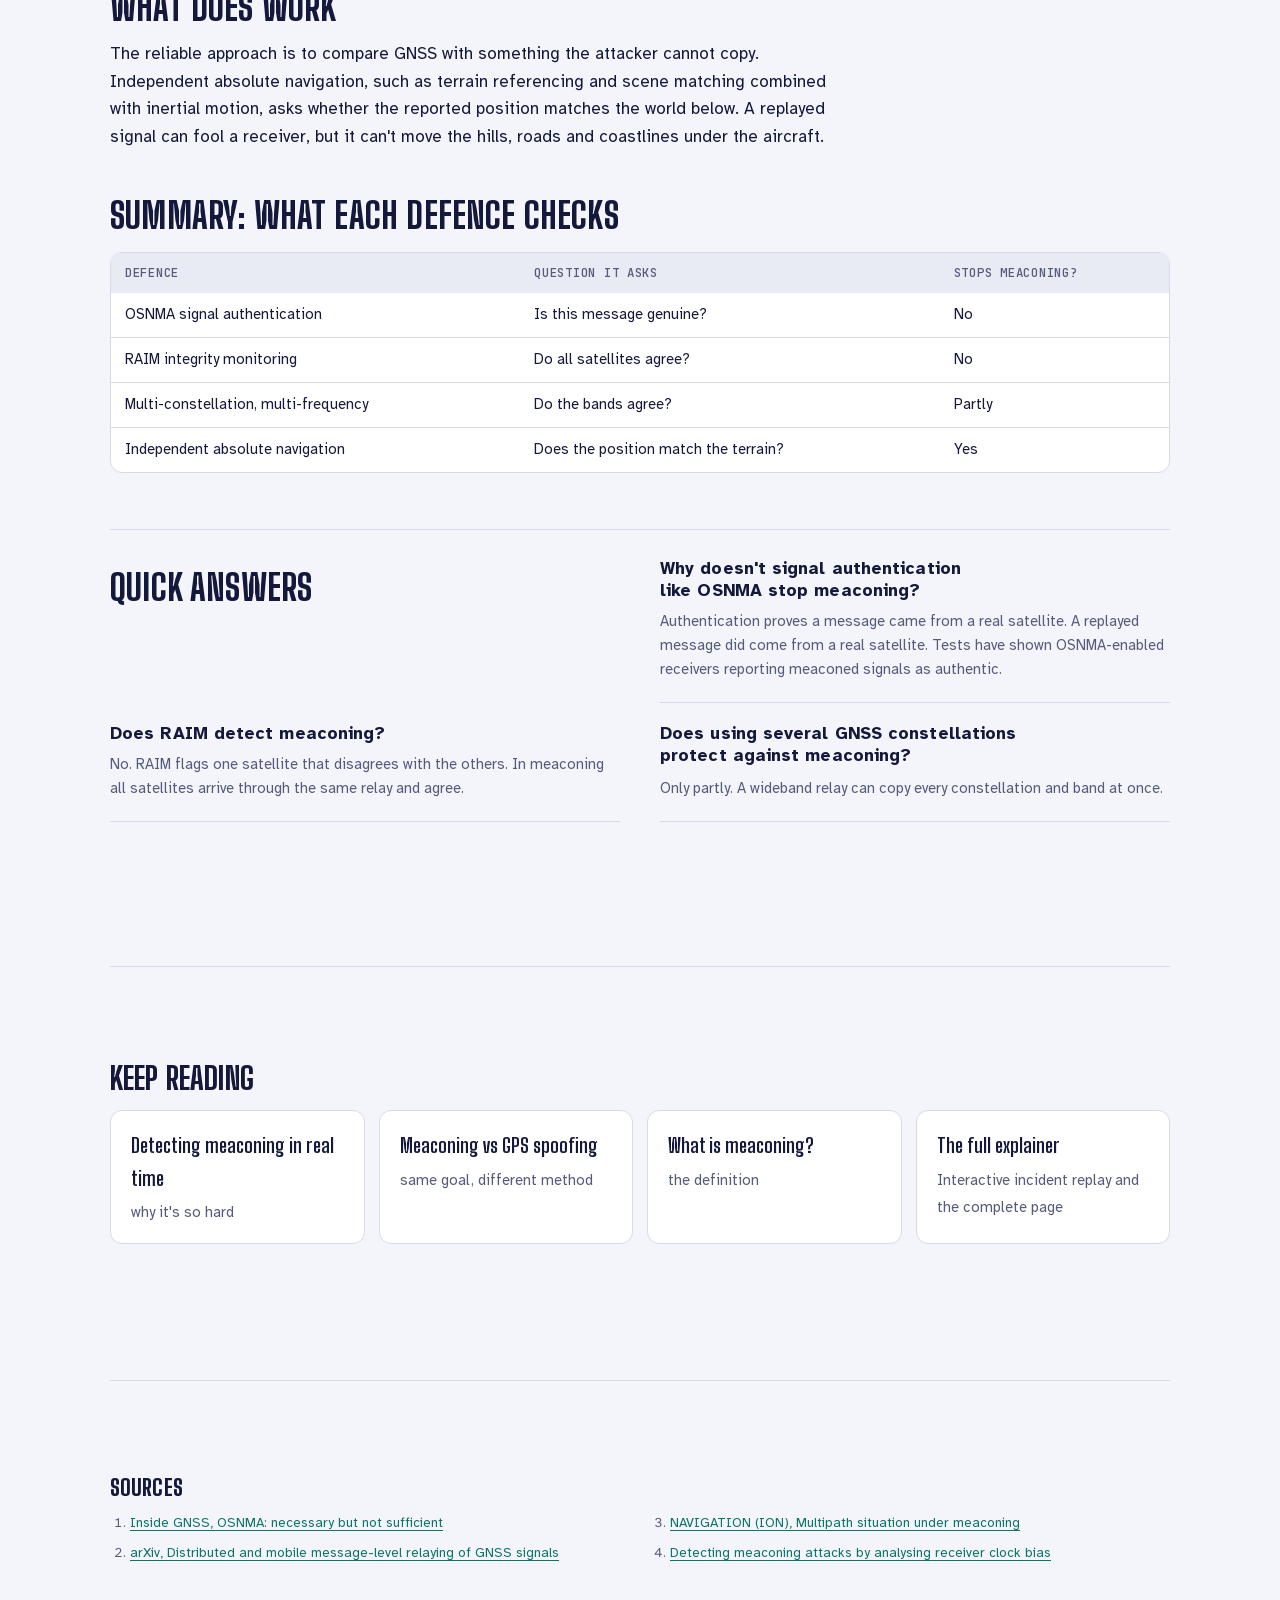
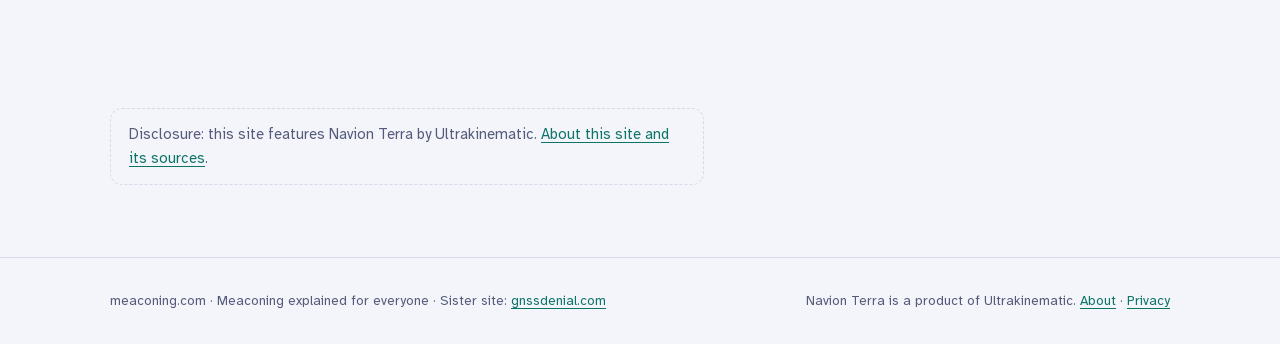
<file: osnma-and-meaconing/index.html>
<!doctype html>
<html lang="en">
<head>
<meta charset="utf-8">
<meta name="viewport" content="width=device-width, initial-scale=1, viewport-fit=cover">
<title>Does OSNMA Stop Meaconing? Why Authentication and RAIM Fail</title>
<meta name="description" content="OSNMA proves a message came from a real satellite, and a replayed message did. Why signal authentication and RAIM integrity checks do not stop meaconing, and what does.">
<link rel="canonical" href="https://meaconing.com/osnma-and-meaconing/">
<meta name="robots" content="index, follow, max-snippet:-1, max-image-preview:large, max-video-preview:-1">
<meta name="author" content="meaconing.com">
<meta name="theme-color" content="#f4f5fa" media="(prefers-color-scheme: light)">
<meta name="theme-color" content="#0c0f2b" media="(prefers-color-scheme: dark)">
<meta property="og:type" content="article">
<meta property="og:site_name" content="meaconing.com">
<meta property="og:title" content="Does OSNMA Stop Meaconing? Why Authentication and RAIM Fail">
<meta property="og:description" content="OSNMA proves a message came from a real satellite, and a replayed message did. Why signal authentication and RAIM integrity checks do not stop meaconing, and what does.">
<meta property="og:url" content="https://meaconing.com/osnma-and-meaconing/">
<meta property="og:image" content="https://meaconing.com/og-image.png">
<meta property="og:image:width" content="1200">
<meta property="og:image:height" content="630">
<meta property="og:locale" content="en_US">
<meta property="article:published_time" content="2026-10-07">
<meta property="article:modified_time" content="2026-10-07">
<meta name="twitter:card" content="summary_large_image">
<meta name="twitter:title" content="Does OSNMA Stop Meaconing? Why Authentication and RAIM Fail">
<meta name="twitter:description" content="OSNMA proves a message came from a real satellite, and a replayed message did. Why signal authentication and RAIM integrity checks do not stop meaconing, and what does.">
<meta name="twitter:image" content="https://meaconing.com/og-image.png">
<link rel="icon" href="/favicon.svg" type="image/svg+xml">
<link rel="icon" href="/favicon-32.png" sizes="32x32" type="image/png">
<link rel="apple-touch-icon" href="/apple-touch-icon.png">
<link rel="manifest" href="/site.webmanifest">
<link rel="alternate" type="text/markdown" title="Markdown version" href="/osnma-and-meaconing.md">
<script type="application/ld+json">
{
 "@context": "https://schema.org",
 "@graph": [
  {
   "@type": "WebSite",
   "@id": "https://meaconing.com/#website",
   "url": "https://meaconing.com/",
   "name": "meaconing.com",
   "alternateName": "Meaconing explained",
   "inLanguage": "en",
   "publisher": {
    "@id": "https://meaconing.com/#org"
   }
  },
  {
   "@type": "Organization",
   "@id": "https://meaconing.com/#org",
   "name": "meaconing.com",
   "url": "https://meaconing.com/",
   "logo": "https://meaconing.com/icon-512.png",
   "sameAs": [
    "https://gnssdenial.com/"
   ],
   "contactPoint": {
    "@type": "ContactPoint",
    "contactType": "editorial",
    "email": "contact@meaconing.com"
   }
  },
  {
   "@type": "TechArticle",
   "@id": "https://meaconing.com/osnma-and-meaconing/#article",
   "url": "https://meaconing.com/osnma-and-meaconing/",
   "mainEntityOfPage": "https://meaconing.com/osnma-and-meaconing/",
   "headline": "Does OSNMA stop meaconing?",
   "name": "Does OSNMA Stop Meaconing? Why Authentication and RAIM Fail",
   "description": "OSNMA proves a message came from a real satellite, and a replayed message did. Why signal authentication and RAIM integrity checks do not stop meaconing, and what does.",
   "inLanguage": "en",
   "datePublished": "2026-10-07",
   "dateModified": "2026-10-07",
   "image": "https://meaconing.com/og-image.png",
   "author": {
    "@id": "https://meaconing.com/#org"
   },
   "publisher": {
    "@id": "https://meaconing.com/#org"
   },
   "isPartOf": {
    "@id": "https://meaconing.com/#website"
   },
   "breadcrumb": {
    "@id": "https://meaconing.com/osnma-and-meaconing/#breadcrumb"
   },
   "proficiencyLevel": "Beginner",
   "about": [
    {
     "@type": "Thing",
     "name": "Meaconing",
     "sameAs": [
      "https://en.wikipedia.org/wiki/Meaconing",
      "https://www.wikidata.org/wiki/Q6803124"
     ]
    },
    {
     "@type": "Thing",
     "name": "Galileo (satellite navigation system)",
     "sameAs": [
      "https://en.wikipedia.org/wiki/Galileo_(satellite_navigation_system)",
      "https://www.wikidata.org/wiki/Q193902"
     ]
    },
    {
     "@type": "Thing",
     "name": "Receiver autonomous integrity monitoring",
     "sameAs": [
      "https://en.wikipedia.org/wiki/Receiver_autonomous_integrity_monitoring",
      "https://www.wikidata.org/wiki/Q2135146"
     ]
    }
   ],
   "citation": [
    "https://insidegnss.com/osnma-necessary-but-not-sufficient-for-gnss-security/",
    "https://arxiv.org/pdf/2202.11341",
    "https://navi.ion.org/content/73/1/navi.738",
    "https://www.researchgate.net/publication/265008517_Detecting_Meaconing_Attacks_by_Analysing_the_Clock_Bias_of_Gnss_Receivers"
   ],
   "relatedLink": [
    "https://meaconing.com/detect-meaconing/",
    "https://meaconing.com/meaconing-vs-spoofing/",
    "https://meaconing.com/what-is-meaconing/",
    "https://meaconing.com/"
   ],
   "text": "No. OSNMA proves a navigation message came from a real satellite. A replayed message did come from a real satellite, so its signature is valid. Tests have shown OSNMA-enabled receivers reporting meaconed signals as authentic."
  },
  {
   "@type": "BreadcrumbList",
   "@id": "https://meaconing.com/osnma-and-meaconing/#breadcrumb",
   "itemListElement": [
    {
     "@type": "ListItem",
     "position": 1,
     "name": "meaconing.com",
     "item": "https://meaconing.com/"
    },
    {
     "@type": "ListItem",
     "position": 2,
     "name": "Does OSNMA stop meaconing?",
     "item": "https://meaconing.com/osnma-and-meaconing/"
    }
   ]
  },
  {
   "@type": "FAQPage",
   "@id": "https://meaconing.com/osnma-and-meaconing/#faq",
   "mainEntity": [
    {
     "@type": "Question",
     "name": "Why doesn't signal authentication like OSNMA stop meaconing?",
     "acceptedAnswer": {
      "@type": "Answer",
      "text": "Authentication proves a message came from a real satellite. A replayed message did come from a real satellite. Tests have shown OSNMA-enabled receivers reporting meaconed signals as authentic."
     }
    },
    {
     "@type": "Question",
     "name": "Does RAIM detect meaconing?",
     "acceptedAnswer": {
      "@type": "Answer",
      "text": "No. RAIM flags one satellite that disagrees with the others. In meaconing all satellites arrive through the same relay and agree."
     }
    },
    {
     "@type": "Question",
     "name": "Does using several GNSS constellations protect against meaconing?",
     "acceptedAnswer": {
      "@type": "Answer",
      "text": "Only partly. A wideband relay can copy every constellation and band at once."
     }
    }
   ]
  }
 ]
}
</script>
<style>:root{padding-top:env(safe-area-inset-top,0px);padding-bottom:env(safe-area-inset-bottom,0px)}body{margin:0}img{max-width:100%}[hidden]{display:none!important}</style>
<link rel="preload" href="/fonts/big-shoulders-display-800-latin.woff2" as="font" type="font/woff2" crossorigin>
<link rel="preload" href="/fonts/atkinson-hyperlegible-400-latin.woff2" as="font" type="font/woff2" crossorigin>
<link rel="stylesheet" href="/fonts/fonts.css">
<style>
/* Layout: a night-sky field guide. One reading column for beginners, widened for diagrams and tables; signal-yellow marks the echo (the attack), teal marks independent navigation. */
:root{
  --bg:#f4f5fa; --surface:#ffffff; --sunk:#e9ebf4; --ink:#14183a; --muted:#565b7c; --line:#d6d9ea;
  --echo:#a14b00; --echo-fill:#f5a300; --echo-soft:#fff1d1; --safe:#0d7468; --safe-soft:#d8f1ec; --ok:#1d7a3a;
  --band:#14183a; --band-ink:#ffc23d; --band-muted:#b9bddb;
  --f-display:"Big Shoulders Display","Arial Narrow","Roboto Condensed",sans-serif;
  --f-body:"Atkinson Hyperlegible",system-ui,-apple-system,"Segoe UI",sans-serif;
  --f-mono:"JetBrains Mono",ui-monospace,Menlo,monospace;
  --t-xs:.78rem; --t-sm:.92rem; --t-md:1.06rem; --t-lg:1.4rem; --t-xl:clamp(2rem,4.4vw,3rem); --t-hero:clamp(2.4rem,5.2vw,4.3rem);
  --r:12px;
}
@media (prefers-color-scheme: dark){:root:not([data-theme="light"]){
  --bg:#0c0f2b; --surface:#141943; --sunk:#10143a; --ink:#eceefd; --muted:#a4a9cc; --line:#272d5e;
  --echo:#ffc23d; --echo-fill:#ffc23d; --echo-soft:#33290f; --safe:#3ad6c0; --safe-soft:#123b3c; --ok:#5ad08a;
  --band:#05071c; --band-ink:#ffc23d; --band-muted:#9da2c8; color-scheme:dark}}
:root[data-theme="dark"]{
  --bg:#0c0f2b; --surface:#141943; --sunk:#10143a; --ink:#eceefd; --muted:#a4a9cc; --line:#272d5e;
  --echo:#ffc23d; --echo-fill:#ffc23d; --echo-soft:#33290f; --safe:#3ad6c0; --safe-soft:#123b3c; --ok:#5ad08a;
  --band:#05071c; --band-ink:#ffc23d; --band-muted:#9da2c8; color-scheme:dark}

*{box-sizing:border-box}
html{scroll-behavior:smooth}
@media (prefers-reduced-motion: reduce){html{scroll-behavior:auto}}
body{background:var(--bg);color:var(--ink);font-family:var(--f-body);font-size:var(--t-md);line-height:1.62}
a{color:var(--safe);text-underline-offset:3px}
a:focus-visible,button:focus-visible,input:focus-visible{outline:2px solid var(--echo);outline-offset:3px;border-radius:4px}
.wrap{max-width:1140px;margin:0 auto;padding-inline:clamp(16px,4vw,40px)}
h1,h2,h3{font-family:var(--f-display);line-height:1.02;text-wrap:balance;margin:0;font-weight:800;letter-spacing:.005em}
h2{font-size:var(--t-xl);text-transform:uppercase}
h3{font-size:var(--t-lg);font-weight:700}
p{margin:0}
.lede{color:var(--muted);max-width:64ch}
.eyebrow{font-family:var(--f-mono);font-size:var(--t-xs);letter-spacing:.12em;text-transform:uppercase;color:var(--echo)}
.eyebrow.safe{color:var(--safe)}
.tab{font-variant-numeric:tabular-nums}
.sechead{display:grid;gap:14px;margin-bottom:36px;max-width:820px}
section{padding-block:clamp(56px,8vw,96px)}
section+section{border-top:1px solid var(--line)}
.prose{display:grid;gap:14px;max-width:66ch}

/* nav */
.nav{position:sticky;top:env(safe-area-inset-top,0px);z-index:30;background:color-mix(in srgb,var(--bg) 90%,transparent);backdrop-filter:blur(8px);border-bottom:1px solid var(--line)}
.nav .wrap{display:flex;align-items:center;gap:20px;padding-block:12px}
.brand{font-family:var(--f-display);font-weight:800;font-size:1.35rem;letter-spacing:.02em;color:var(--ink);text-decoration:none;display:flex;gap:8px;align-items:center;white-space:nowrap}
.navlinks{display:flex;gap:18px;overflow-x:auto;scrollbar-width:none;min-width:0;font-size:var(--t-sm)}
.navlinks::-webkit-scrollbar{display:none}
.navlinks a{color:var(--muted);text-decoration:none;white-space:nowrap}
.navlinks a:hover{color:var(--ink)}

/* hero */
.hero{padding-block:clamp(36px,6vw,72px)}
.hero-grid>*{min-width:0}
.hero-grid{display:grid;grid-template-columns:minmax(0,.95fr) minmax(0,1.05fr);gap:clamp(24px,4vw,56px);align-items:start}
.pron{font-family:var(--f-mono);font-size:var(--t-sm);color:var(--muted);margin-top:16px}
.pron b{color:var(--ink);font-weight:500}
.hero h1{font-size:var(--t-hero);text-transform:uppercase;margin-top:10px}
.hero h1 span{color:var(--echo)}
.hero .lede{margin-top:20px;font-size:1.12rem}
.cta{display:flex;flex-wrap:wrap;gap:12px;margin-top:26px}
.btn{display:inline-flex;align-items:center;gap:8px;padding:11px 18px;border-radius:999px;font-weight:700;font-size:var(--t-sm);text-decoration:none;border:1.5px solid var(--ink);color:var(--ink);background:transparent;cursor:pointer;font-family:var(--f-body)}
.btn.primary{background:var(--ink);color:var(--bg)}

/* incident replay */
.replay{background:var(--surface);border:1px solid var(--line);border-radius:16px;overflow:hidden;margin:0}
.replay-top{display:flex;justify-content:space-between;align-items:center;gap:12px;padding:12px 14px;border-bottom:1px solid var(--line);background:var(--sunk)}
.replay-top b{font-family:var(--f-mono);font-size:var(--t-xs);letter-spacing:.1em;text-transform:uppercase;font-weight:500}
.clock{font-family:var(--f-mono);font-size:var(--t-xs);color:var(--muted);font-variant-numeric:tabular-nums}
canvas#rp{display:block;width:100%;aspect-ratio:16/9;max-width:100%}
.ctrl{display:flex;align-items:center;gap:12px;padding:10px 14px;border-top:1px solid var(--line)}
.ctrl button{flex:none;width:38px;height:38px;border-radius:50%;border:1.5px solid var(--ink);background:var(--surface);color:var(--ink);cursor:pointer;display:grid;place-items:center}
.ctrl input{flex:1;min-width:0;accent-color:var(--echo-fill)}
.phases{display:grid;grid-template-columns:repeat(4,minmax(0,1fr));border-top:1px solid var(--line)}
.ph{padding:10px 12px;font-size:.8rem;color:var(--muted);border-left:1px solid var(--line);min-width:0}
.ph:first-child{border-left:0}
.ph b{display:block;font-family:var(--f-mono);font-size:.68rem;letter-spacing:.08em;text-transform:uppercase;font-weight:500;margin-bottom:2px}
.ph.on{background:var(--echo-soft);color:var(--ink)}
.ph.on b{color:var(--echo)}
.phase-cap{padding:12px 14px;border-top:1px solid var(--line);font-size:var(--t-sm);min-height:4.4em}
.panels{display:grid;grid-template-columns:1fr 1fr;border-top:1px solid var(--line)}
.pn{padding:12px 14px;min-width:0;display:grid;gap:6px;align-content:start}
.pn+.pn{border-left:1px solid var(--line)}
.pn .hd{font-family:var(--f-mono);font-size:.68rem;letter-spacing:.08em;text-transform:uppercase;color:var(--muted);display:flex;gap:6px;align-items:center}
.sw{width:10px;height:10px;border-radius:50%;display:inline-block;flex:none}
.pn .big{font-family:var(--f-display);font-size:1.9rem;font-weight:800;line-height:1;font-variant-numeric:tabular-nums}
.checks{display:grid;gap:2px;font-size:.78rem}
.checks div{display:flex;justify-content:space-between;gap:8px}
.checks span:last-child{font-family:var(--f-mono);color:var(--ok);white-space:nowrap}
.checks span.warn{color:var(--echo)}

/* banner */
.band{background:var(--band);color:var(--band-ink);padding-block:clamp(48px,8vw,88px);border:0}
.band h2{font-size:clamp(2.6rem,8.5vw,6.4rem);line-height:.92;text-transform:uppercase;max-width:14ch}
.band h2 em{font-style:normal;display:block;color:var(--band-muted)}
.band-stats{display:grid;grid-template-columns:repeat(4,minmax(0,1fr));gap:24px;margin-top:44px;border-top:1px solid color-mix(in srgb,var(--band-ink) 30%,transparent);padding-top:28px}
.band-stats div{min-width:0;display:grid;gap:6px;align-content:start}
.band-stats .n{font-family:var(--f-display);font-size:clamp(2.2rem,4.6vw,3.4rem);font-weight:800;line-height:1;font-variant-numeric:tabular-nums}
.band-stats p{color:var(--band-muted);font-size:var(--t-sm)}
.band-stats small{font-family:var(--f-mono);font-size:.7rem;color:var(--band-muted);opacity:.8}

/* basics */
.basics{display:grid;grid-template-columns:minmax(0,1fr) minmax(0,1fr);gap:clamp(24px,4vw,56px);align-items:center}
.figure{background:var(--surface);border:1px solid var(--line);border-radius:16px;padding:14px;overflow-x:auto}
.figure svg{display:block;width:100%;height:auto;min-width:440px}
.t-ink{fill:var(--ink)} .t-mut{fill:var(--muted)} .t-echo{fill:var(--echo)} .t-safe{fill:var(--safe)}
.s-ink{stroke:var(--ink)} .s-mut{stroke:var(--muted)} .s-line{stroke:var(--line)} .s-echo{stroke:var(--echo-fill)} .s-safe{stroke:var(--safe)}
.svgt{font-family:var(--f-mono);font-size:11px}
.keyfacts{display:grid;grid-template-columns:repeat(3,minmax(0,1fr));gap:1px;background:var(--line);border:1px solid var(--line);border-radius:var(--r);overflow:hidden;margin-top:36px}
.keyfacts div{background:var(--surface);padding:18px;display:grid;gap:4px;align-content:start}
.keyfacts b{font-family:var(--f-display);font-size:1.7rem;line-height:1;font-variant-numeric:tabular-nums}
.keyfacts p{font-size:var(--t-sm);color:var(--muted)}

/* threats overview */
.tgrid{display:grid;grid-template-columns:repeat(4,minmax(0,1fr));gap:14px}
.tc{background:var(--surface);border:1px solid var(--line);border-radius:var(--r);padding:18px;display:grid;gap:8px;align-content:start;min-width:0}
.tc.me{border:2px solid var(--echo-fill);background:var(--echo-soft)}
.tc h3{font-size:1.45rem;text-transform:uppercase}
.tc p{font-size:var(--t-sm)}
.tc .like{color:var(--muted);font-style:italic;font-size:.86rem}
.notice{font-family:var(--f-mono);font-size:.7rem;letter-spacing:.06em;text-transform:uppercase;display:inline-flex;gap:6px;align-items:center;color:var(--muted)}
.notice i{width:8px;height:8px;border-radius:50%}
.n-yes i{background:var(--ok)} .n-maybe i{background:var(--muted)} .n-no i{background:var(--echo-fill)}
.sister{margin-top:22px;font-size:var(--t-sm);color:var(--muted)}

/* deep dive */
.part{padding-top:clamp(40px,6vw,64px);margin-top:clamp(40px,6vw,64px);border-top:1px dashed var(--line)}
.part:first-of-type{border-top:0;margin-top:0;padding-top:0}
.split{display:grid;grid-template-columns:minmax(0,1fr) minmax(0,1fr);gap:clamp(24px,4vw,56px);align-items:start}
.tablebox{overflow-x:auto;background:var(--surface);border:1px solid var(--line);border-radius:var(--r)}
table{border-collapse:collapse;width:100%;font-size:var(--t-sm)}
th,td{padding:12px 14px;text-align:left;border-bottom:1px solid var(--line);vertical-align:top}
tr:last-child th,tr:last-child td{border-bottom:0}
thead th{font-family:var(--f-mono);font-size:.7rem;letter-spacing:.08em;text-transform:uppercase;color:var(--muted);font-weight:500;background:var(--sunk)}
tbody th{font-weight:700}
.col-me{background:var(--echo-soft)}
.forms{display:grid;grid-template-columns:repeat(3,minmax(0,1fr));gap:14px}
.form{border-top:3px solid var(--echo-fill);background:var(--surface);border-radius:0 0 var(--r) var(--r);padding:18px;display:grid;gap:8px;align-content:start;min-width:0;border-left:1px solid var(--line);border-right:1px solid var(--line);border-bottom:1px solid var(--line)}
.form h3{font-size:1.3rem}
.form p{font-size:var(--t-sm);color:var(--muted)}
.form .res{font-size:var(--t-sm);color:var(--ink)}
.reasons{display:grid;grid-template-columns:repeat(2,minmax(0,1fr));gap:14px}
.reason{background:var(--surface);border:1px solid var(--line);border-radius:var(--r);padding:18px;display:grid;gap:6px;min-width:0}
.reason h3{font-size:1.2rem}
.reason p{font-size:var(--t-sm);color:var(--muted)}
.reason.wide{grid-column:1/-1;display:grid;grid-template-columns:minmax(0,1fr) minmax(0,1fr);gap:20px;align-items:center}
.reason.wide>div{display:grid;gap:6px;min-width:0}
.mini{overflow-x:auto}
.mini svg{display:block;width:100%;height:auto;min-width:320px}
.timeline{list-style:none;padding:0;margin:0;display:grid;border-left:2px solid var(--line);margin-left:8px}
.timeline li{display:grid;grid-template-columns:96px minmax(0,1fr);gap:16px;padding:0 0 22px 22px;position:relative}
.timeline li::before{content:"";position:absolute;left:-8px;top:4px;width:14px;height:14px;border-radius:50%;background:var(--bg);border:2px solid var(--echo-fill)}
.timeline li:last-child{padding-bottom:0}
.timeline time{font-family:var(--f-mono);font-size:var(--t-xs);color:var(--echo);padding-top:2px}
.timeline b{display:block}
.timeline p{font-size:var(--t-sm);color:var(--muted)}
.gs{background:var(--surface);border:1px solid var(--line);border-radius:var(--r);padding:16px;display:grid;gap:10px;font-size:var(--t-sm);align-content:start}
.gs .hd{font-family:var(--f-mono);font-size:.7rem;letter-spacing:.08em;text-transform:uppercase;color:var(--muted)}
.gs .row{display:flex;justify-content:space-between;gap:10px;border-bottom:1px solid var(--line);padding-bottom:6px}
.gs .row:last-child{border-bottom:0}
.gs .row span:last-child{font-family:var(--f-mono);color:var(--ok)}
.gs .truth{border-radius:8px;background:var(--echo-soft);padding:10px 12px}
.verdict{display:inline-flex;align-items:center;gap:6px;font-weight:700;white-space:nowrap}
.verdict i{width:10px;height:10px;border-radius:50%;flex:none}
.v-no i{background:var(--echo-fill)} .v-some i{background:var(--muted)} .v-yes i{background:var(--safe)}
.v-no{color:var(--echo)} .v-yes{color:var(--safe)}
.tells{display:grid;grid-template-columns:repeat(3,minmax(0,1fr));gap:14px}
.tell{border-top:2px solid var(--ink);padding-top:12px;font-size:var(--t-sm);display:grid;gap:4px;align-content:start}
.tell b{font-size:1rem}
.tell p{color:var(--muted)}

/* crewed vs autonomous */
.fleet{display:grid;grid-template-columns:repeat(4,minmax(0,1fr));gap:1px;background:var(--line);border:1px solid var(--line);border-radius:var(--r);overflow:hidden}
.fleet div{background:var(--surface);padding:16px;display:grid;gap:4px;align-content:start;min-width:0}
.fleet b{font-family:var(--f-display);font-size:1.2rem;text-transform:uppercase}
.fleet p{font-size:.85rem;color:var(--muted)}
.toolkit{display:grid;grid-template-columns:repeat(3,minmax(0,1fr));gap:18px;margin-top:28px}
.toolkit div{display:grid;gap:4px;align-content:start;font-size:var(--t-sm)}
.toolkit b{font-size:1.02rem}
.toolkit p{color:var(--muted)}
.question{margin-block:clamp(48px,7vw,80px) 28px;font-family:var(--f-display);font-size:clamp(2.2rem,6vw,4.2rem);font-weight:800;text-transform:uppercase;line-height:.95;max-width:16ch}
.question span{color:var(--echo)}
.vs th:nth-child(2),.vs td:nth-child(2){width:38%}
.vs td:nth-child(3){background:var(--echo-soft)}
.vs thead th:nth-child(3){background:var(--echo-soft);color:var(--echo)}

/* classes ladder */
.ladder{display:grid;grid-template-columns:repeat(5,minmax(0,1fr));gap:10px;align-items:end}
.rung{background:var(--surface);border:1px solid var(--line);border-radius:var(--r);padding:16px;display:grid;gap:6px;align-content:start;min-width:0}
.rung .cls{font-family:var(--f-mono);font-size:.7rem;letter-spacing:.08em;text-transform:uppercase;color:var(--muted)}
.rung b{font-family:var(--f-display);font-size:1.35rem;text-transform:uppercase;line-height:1}
.rung .w{font-family:var(--f-mono);font-size:.82rem}
.rung p{font-size:.84rem;color:var(--muted)}
.rung .bar{height:6px;border-radius:3px;background:var(--echo-fill)}
.cover{margin-top:14px;display:flex;align-items:center;gap:12px;font-size:var(--t-sm);font-weight:700;color:var(--safe)}
.cover::before{content:"";flex:1;height:10px;border-radius:5px;background:var(--safe);order:2}
.cover span{order:1;white-space:nowrap}
.cover em{order:3;font-style:normal;white-space:nowrap}

/* navion */
.navion{background:var(--surface)}
.nv-hero{display:grid;grid-template-columns:minmax(0,1.1fr) minmax(0,1fr);gap:clamp(24px,4vw,56px);align-items:end}
.nv-hero h2{font-size:clamp(2.2rem,5.5vw,3.8rem)}
.nv-hero h2 span{color:var(--safe)}
.tags{display:flex;flex-wrap:wrap;gap:8px;margin-top:18px}
.tags span{font-family:var(--f-mono);font-size:.72rem;letter-spacing:.08em;text-transform:uppercase;padding:6px 10px;border-radius:999px;border:1px solid var(--safe);color:var(--safe)}
.qcompare{display:grid;grid-template-columns:1fr 1fr;gap:14px;margin-top:40px}
.qbox{border-radius:var(--r);padding:20px;display:grid;gap:8px;align-content:start;min-width:0}
.qbox.old{background:var(--echo-soft)}
.qbox.new{background:var(--safe-soft)}
.qbox .hd{font-family:var(--f-mono);font-size:.7rem;letter-spacing:.08em;text-transform:uppercase;color:var(--muted)}
.qbox q{font-family:var(--f-display);font-size:1.7rem;font-weight:700;line-height:1.05;quotes:"“" "”"}
.qbox p{font-size:var(--t-sm)}
.stages{list-style:none;padding:0;margin:40px 0 0;display:grid;grid-template-columns:repeat(4,minmax(0,1fr));gap:18px;counter-reset:st}
.stages li{display:grid;gap:6px;align-content:start;min-width:0;border-top:3px solid var(--safe);padding-top:12px;font-size:var(--t-sm)}
.stages li::before{counter-increment:st;content:"Step " counter(st);font-family:var(--f-mono);font-size:.7rem;letter-spacing:.08em;text-transform:uppercase;color:var(--safe)}
.stages b{font-family:var(--f-display);font-size:1.35rem;text-transform:uppercase}
.stages p{color:var(--muted)}
.refs{display:grid;grid-template-columns:repeat(3,minmax(0,1fr));gap:12px;margin-top:40px}
.ref{border:1px solid var(--line);border-radius:10px;padding:14px;display:grid;gap:4px;background:var(--bg);min-width:0}
.ref code{font-family:var(--f-mono);font-size:.74rem;color:var(--safe);font-weight:500}
.ref b{font-size:.98rem}
.ref p{font-size:.84rem;color:var(--muted)}
.ref.gn code{color:var(--echo)}
.specs{margin-top:40px;display:grid;grid-template-columns:repeat(4,minmax(0,1fr));gap:1px;background:var(--line);border:1px solid var(--line);border-radius:var(--r);overflow:hidden}
.specs div{background:var(--bg);padding:14px 16px;display:grid;gap:2px}
.specs span{font-family:var(--f-mono);font-size:.68rem;letter-spacing:.08em;text-transform:uppercase;color:var(--muted)}
.specs b{font-size:1.02rem}
.contact{margin-top:40px;display:flex;flex-wrap:wrap;gap:16px 28px;align-items:center;justify-content:space-between;padding:26px;border-radius:16px;background:var(--band);color:var(--band-ink)}
.contact h3{font-size:1.8rem;text-transform:uppercase}
.contact p{color:var(--band-muted);font-size:var(--t-sm);margin-top:4px}
.mail{display:flex;gap:8px;align-items:center;flex-wrap:wrap}
.mail code{font-family:var(--f-mono);font-size:var(--t-sm);padding:9px 12px;border-radius:8px;background:color-mix(in srgb,var(--band-ink) 14%,transparent);user-select:all}
.mail button,.mail a{font-family:var(--f-body);font-size:var(--t-sm);font-weight:700;padding:9px 14px;border-radius:999px;border:1px solid var(--band-ink);cursor:pointer;text-decoration:none}
.mail button{background:var(--band-ink);color:var(--band)}
.mail a{background:transparent;color:var(--band-ink)}

/* faq + glossary */
.faq{display:grid;grid-template-columns:repeat(2,minmax(0,1fr));gap:0 40px;border-top:1px solid var(--line)}
.qa{padding-block:20px;border-bottom:1px solid var(--line);display:grid;gap:8px;min-width:0}
.qa h3{font-family:var(--f-body);font-size:1.08rem;font-weight:700;line-height:1.3}
.qa p{font-size:var(--t-sm);color:var(--muted)}
.gloss{display:grid;grid-template-columns:repeat(3,minmax(0,1fr));gap:1px;background:var(--line);border:1px solid var(--line);border-radius:var(--r);overflow:hidden;margin:0}
.gloss div{background:var(--surface);padding:14px 16px;min-width:0}
.gloss dt{font-weight:700}
.gloss dt abbr{text-decoration:none;color:var(--echo);font-family:var(--f-mono);font-size:.8rem;margin-left:6px}
.gloss dd{margin:4px 0 0;font-size:.86rem;color:var(--muted)}
.sources ol{columns:2;column-gap:40px;font-size:.84rem;color:var(--muted);padding-left:20px;margin:0}
.sources li{break-inside:avoid;margin-bottom:8px}
.foot{font-size:.8rem;color:var(--muted);margin-top:12px;max-width:80ch}
footer{padding-block:32px;font-size:.84rem;color:var(--muted);border-top:1px solid var(--line)}
footer .wrap{display:flex;flex-wrap:wrap;gap:12px;justify-content:space-between}

@media (max-width:960px){
  .hero-grid,.basics,.split,.nv-hero{grid-template-columns:1fr}
  .tgrid,.fleet,.specs,.band-stats{grid-template-columns:1fr 1fr}
  .forms,.refs,.toolkit,.tells{grid-template-columns:1fr 1fr}
  .ladder{grid-template-columns:repeat(3,minmax(0,1fr))}
  .stages{grid-template-columns:1fr 1fr}
  .faq{grid-template-columns:1fr}
  .gloss{grid-template-columns:1fr 1fr}
  .reason.wide{grid-template-columns:1fr}
  .sources ol{columns:1}
}
@media (max-width:600px){
  .tgrid,.forms,.refs,.toolkit,.tells,.reasons,.qcompare,.stages,.gloss,.keyfacts{grid-template-columns:1fr}
  .ladder{grid-template-columns:1fr 1fr}
  .phases{grid-template-columns:1fr 1fr}
  .ph:nth-child(3){border-left:0}
  .ph:nth-child(n+3){border-top:1px solid var(--line)}
  .timeline li{grid-template-columns:1fr;gap:2px}
  .panels{grid-template-columns:1fr}
  .pn+.pn{border-left:0;border-top:1px solid var(--line)}
}

.gcards{display:grid;grid-template-columns:repeat(auto-fit,minmax(250px,1fr));gap:14px}
.gcard{display:block;padding:18px 20px;border:1px solid var(--line);border-radius:var(--r);background:var(--surface);text-decoration:none;color:var(--ink)}
.gcard:hover{border-color:var(--echo-fill)}
.gcard b{display:block;font-family:var(--f-display);font-size:1.3rem;font-weight:700;margin-bottom:6px}
.gcard span{font-size:var(--t-sm);color:var(--muted)}
</style>

<style>
.crumbs{font-size:var(--t-sm);color:var(--muted);margin-bottom:18px}
.crumbs a{color:var(--muted)}
.art{padding-block:clamp(36px,6vw,72px)}
.art h1{font-size:var(--t-hero);text-transform:uppercase;margin:10px 0 22px;max-width:18ch}
.answer{border-left:4px solid var(--echo-fill);background:var(--echo-soft);padding:18px 22px;border-radius:0 var(--r) var(--r) 0;max-width:70ch;font-size:1.12rem;line-height:1.55}
.meta{font-family:var(--f-mono);font-size:var(--t-xs);color:var(--muted);margin-top:16px;display:flex;flex-wrap:wrap;gap:6px 18px}
.toc{margin:30px 0 0;padding:16px 20px;border:1px solid var(--line);border-radius:var(--r);background:var(--surface);max-width:66ch}
.toc b{font-family:var(--f-mono);font-size:var(--t-xs);letter-spacing:.12em;text-transform:uppercase;color:var(--muted)}
.toc ol{margin:8px 0 0;padding-left:20px;display:grid;gap:4px;font-size:var(--t-sm)}
.body>*{max-width:66ch}
.body>.tbl{max-width:none}
.body h2{font-size:clamp(1.6rem,3vw,2.2rem);margin:48px 0 14px;scroll-margin-top:80px}
.body ul,.body ol{padding-left:22px;display:grid;gap:8px}
.body p{margin:0 0 14px}
.tbl{overflow-x:auto;margin:18px 0 8px;border:1px solid var(--line);border-radius:var(--r);background:var(--surface)}
.tbl table{min-width:560px}
.tbl th,.tbl td{padding:10px 14px;text-align:left;border-bottom:1px solid var(--line);vertical-align:top}
.tbl th{background:var(--sunk);font-family:var(--f-mono);font-size:var(--t-xs);letter-spacing:.06em;text-transform:uppercase;color:var(--muted)}
.tbl tr:last-child td{border-bottom:0}
.faq{margin-top:56px;padding-top:8px;border-top:1px solid var(--line)}
.faq h2{font-size:clamp(1.6rem,3vw,2.2rem);margin:32px 0 10px}
.keep{margin-top:48px}
.keep h2{font-size:clamp(1.4rem,2.6vw,1.9rem);margin-bottom:16px}
.cards{display:grid;grid-template-columns:repeat(auto-fit,minmax(230px,1fr));gap:14px}
.card{display:block;padding:18px 20px;border:1px solid var(--line);border-radius:var(--r);background:var(--surface);text-decoration:none;color:var(--ink)}
.card:hover{border-color:var(--echo-fill)}
.card b{display:block;font-family:var(--f-display);font-size:1.25rem;font-weight:700;margin-bottom:4px}
.card span{font-size:var(--t-sm);color:var(--muted)}
.disc{margin-top:40px;padding:14px 18px;border:1px dashed var(--line);border-radius:var(--r);font-size:var(--t-sm);color:var(--muted);max-width:66ch}
.src{margin-top:40px}
.src h2{font-size:1.4rem;margin-bottom:12px}
.src ol{columns:2;column-gap:40px;font-size:.84rem;color:var(--muted);padding-left:20px;margin:0}
.src li{break-inside:avoid;margin-bottom:8px}
@media (max-width:720px){.src ol{columns:1}}
</style>
</head>
<body>
<nav class="nav" aria-label="Guides">
  <div class="wrap">
    <a class="brand" href="/"><svg width="24" height="24" viewBox="0 0 24 24" fill="none" aria-hidden="true"><circle cx="8" cy="12" r="2.4" fill="currentColor"/><path d="M12 7.5a6 6 0 0 1 0 9M15 5a9.5 9.5 0 0 1 0 14M18 2.6a13 13 0 0 1 0 18.8" stroke="currentColor" stroke-width="1.8" stroke-linecap="round"/></svg>MEACONING.COM</a>
    <div class="navlinks">
      <a href="/what-is-meaconing/">What is meaconing?</a>
      <a href="/meaconing-vs-spoofing/">Meaconing vs spoofing</a>
      <a href="/history-of-meaconing/">History</a>
      <a href="/detect-meaconing/">Detecting meaconing</a>
      <a href="/osnma-and-meaconing/">OSNMA and meaconing</a>
      <a href="/meaconing-and-drones/">Drones</a>
      <a href="/about/">About</a>
    </div>
  </div>
</nav>
<main>
<article class="art">
  <div class="wrap">
    <p class="crumbs"><a href="/">meaconing.com</a> › Does OSNMA stop meaconing?</p>
    <p class="eyebrow">Authentication · necessary, not sufficient</p>
    <h1>Does OSNMA stop meaconing?</h1>
    <p class="answer">No. <strong>OSNMA</strong> proves a navigation message came from a real satellite. A replayed message did come from a real satellite, so its signature is valid. Tests have shown OSNMA-enabled receivers reporting meaconed signals as authentic.</p>
    <p class="meta"><span>By the meaconing.com editorial team</span><span>Last reviewed <time datetime="2026-10-07">7 October 2026</time></span></p>
    <nav class="toc" aria-label="On this page"><b>On this page</b><ol><li><a href="#what-osnma-does">What OSNMA does</a></li><li><a href="#why-it-does-not-stop-meaconing">Why it does not stop meaconing</a></li><li><a href="#why-integrity-monitoring-does-not-help-either">Why integrity monitoring does not help either</a></li><li><a href="#what-about-several-constellations-and-frequencies">What about several constellations and frequencies?</a></li><li><a href="#what-does-work">What does work</a></li><li><a href="#summary-what-each-defence-checks">Summary: what each defence checks</a></li></ol></nav>
    <div class="body">
<h2 id="what-osnma-does">What OSNMA does</h2>
<p><strong>OSNMA</strong> (Navigation Message Authentication) is Galileo's digital signature for its open signal. It stops forged messages: a spoofer who builds fake signals cannot produce valid signatures, so a receiver that checks them can reject the fake.</p>
<h2 id="why-it-does-not-stop-meaconing">Why it does not stop meaconing</h2>
<p>Authentication answers one question: "Did this message come from a satellite?" In meaconing the honest answer is yes. The attacker never forges anything. They copy a real message, signature included, and play it somewhere else or later.</p>
<p>The signature cannot tell the receiver where or when it was captured. That is the only false part of the attack, and nothing in the message checks it.</p>
<h2 id="why-integrity-monitoring-does-not-help-either">Why integrity monitoring does not help either</h2>
<p><strong>RAIM</strong> (Receiver Autonomous Integrity Monitoring) looks for one satellite that disagrees with the others. In meaconing every satellite signal arrives through the same relay, so they all agree perfectly. The check passes.</p>
<h2 id="what-about-several-constellations-and-frequencies">What about several constellations and frequencies?</h2>
<p>Comparing GPS, Galileo, BeiDou and several frequency bands helps only partly. A wideband relay copies every band at once, so the copies agree with each other.</p>
<h2 id="what-does-work">What does work</h2>
<p>The reliable approach is to compare GNSS with something the attacker cannot copy. Independent absolute navigation, such as terrain referencing and scene matching combined with inertial motion, asks whether the reported position matches the world below. A replayed signal can fool a receiver, but it can't move the hills, roads and coastlines under the aircraft.</p>
<h2 id="summary-what-each-defence-checks">Summary: what each defence checks</h2>
<div class="tbl"><table><thead><tr><th scope="col">Defence</th><th scope="col">Question it asks</th><th scope="col">Stops meaconing?</th></tr></thead><tbody><tr><td>OSNMA signal authentication</td><td>Is this message genuine?</td><td>No</td></tr><tr><td>RAIM integrity monitoring</td><td>Do all satellites agree?</td><td>No</td></tr><tr><td>Multi-constellation, multi-frequency</td><td>Do the bands agree?</td><td>Partly</td></tr><tr><td>Independent absolute navigation</td><td>Does the position match the terrain?</td><td>Yes</td></tr></tbody></table></div>
    </div>
    <section class="faq" aria-labelledby="h-faq"><h2 id="h-faq">Quick answers</h2><article class="qa"><h3>Why doesn't signal authentication like OSNMA stop meaconing?</h3><p>Authentication proves a message came from a real satellite. A replayed message did come from a real satellite. Tests have shown OSNMA-enabled receivers reporting meaconed signals as authentic.</p></article><article class="qa"><h3>Does RAIM detect meaconing?</h3><p>No. RAIM flags one satellite that disagrees with the others. In meaconing all satellites arrive through the same relay and agree.</p></article><article class="qa"><h3>Does using several GNSS constellations protect against meaconing?</h3><p>Only partly. A wideband relay can copy every constellation and band at once.</p></article></section>
    <section class="keep" aria-labelledby="h-keep"><h2 id="h-keep">Keep reading</h2><div class="cards"><a class="card" href="/detect-meaconing/"><b>Detecting meaconing in real time</b><span>why it's so hard</span></a><a class="card" href="/meaconing-vs-spoofing/"><b>Meaconing vs GPS spoofing</b><span>same goal, different method</span></a><a class="card" href="/what-is-meaconing/"><b>What is meaconing?</b><span>the definition</span></a><a class="card" href="/"><b>The full explainer</b><span>Interactive incident replay and the complete page</span></a></div></section><section class="src" aria-labelledby="h-src"><h2 id="h-src">Sources</h2><ol><li><a href="https://insidegnss.com/osnma-necessary-but-not-sufficient-for-gnss-security/" target="_blank" rel="noopener">Inside GNSS, OSNMA: necessary but not sufficient</a></li><li><a href="https://arxiv.org/pdf/2202.11341" target="_blank" rel="noopener">arXiv, Distributed and mobile message-level relaying of GNSS signals</a></li><li><a href="https://navi.ion.org/content/73/1/navi.738" target="_blank" rel="noopener">NAVIGATION (ION), Multipath situation under meaconing</a></li><li><a href="https://www.researchgate.net/publication/265008517_Detecting_Meaconing_Attacks_by_Analysing_the_Clock_Bias_of_Gnss_Receivers" target="_blank" rel="noopener">Detecting meaconing attacks by analysing receiver clock bias</a></li></ol></section><p class="disc">Disclosure: this site features Navion Terra by Ultrakinematic. <a href="/about/">About this site and its sources</a>.</p>
  </div>
</article>
</main>
<footer>
  <div class="wrap">
    <span>meaconing.com · Meaconing explained for everyone · Sister site: <a href="https://gnssdenial.com">gnssdenial.com</a></span>
    <span>Navion Terra is a product of Ultrakinematic. <a href="/about/">About</a> · <a href="/privacy/">Privacy</a></span>
  </div>
</footer>
</body>
</html>
</file>
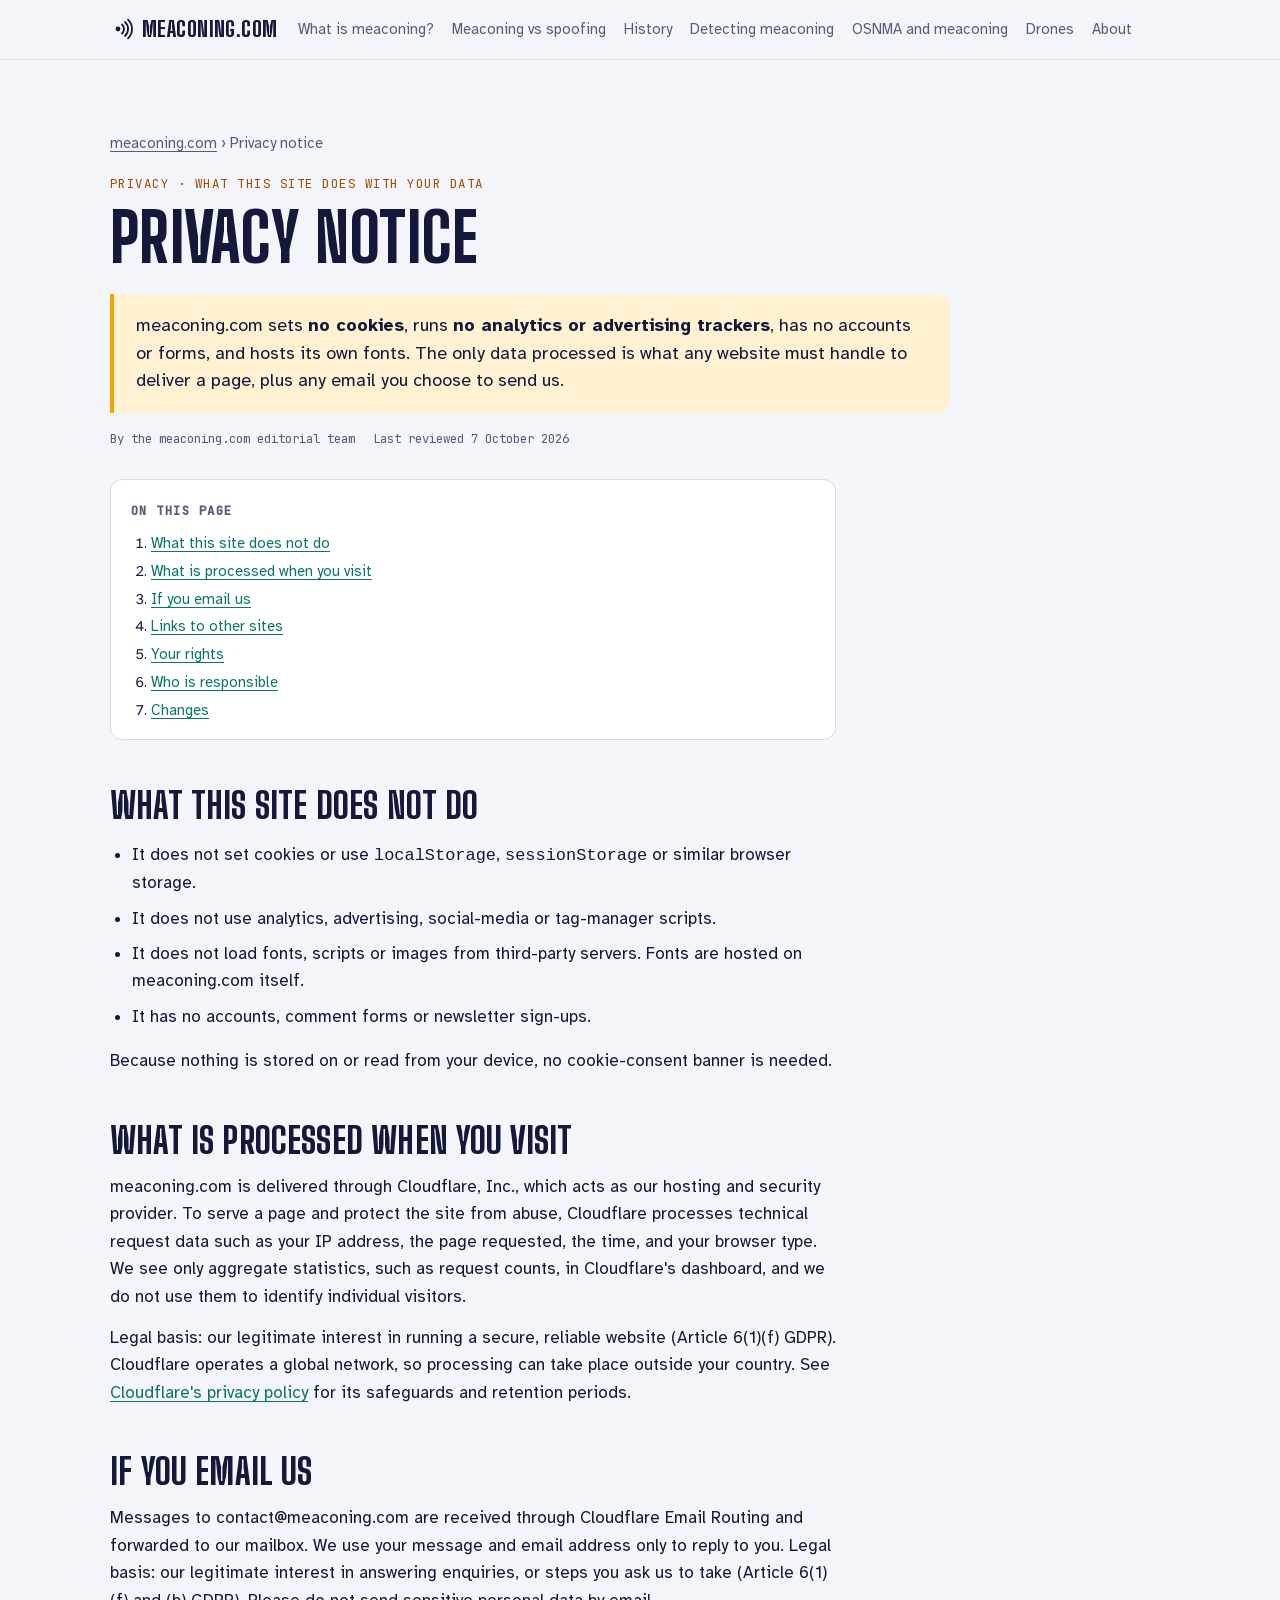
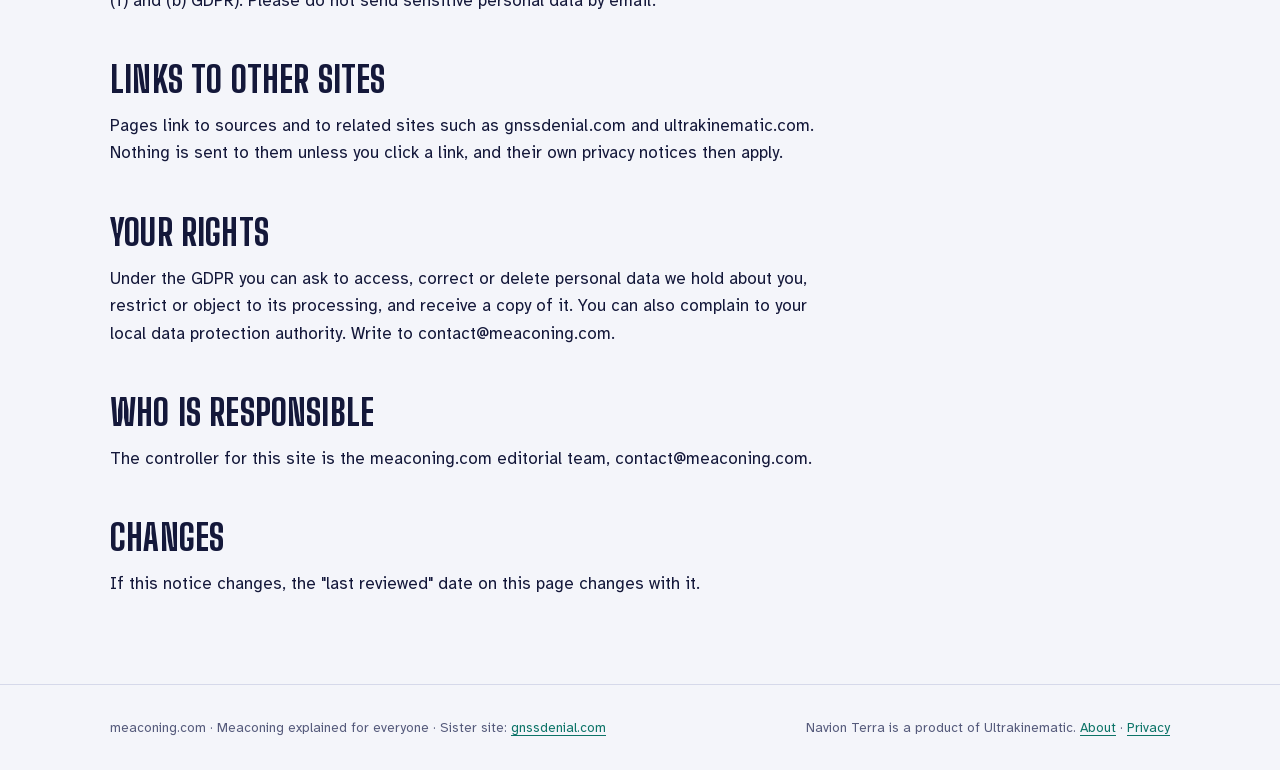
<file: privacy/index.html>
<!doctype html>
<html lang="en">
<head>
<meta charset="utf-8">
<meta name="viewport" content="width=device-width, initial-scale=1, viewport-fit=cover">
<title>Privacy Notice for meaconing.com: No Cookies, No Tracking</title>
<meta name="description" content="meaconing.com uses no cookies, analytics or tracking and hosts its own fonts. What is processed when you visit or email, who processes it, and your GDPR rights.">
<link rel="canonical" href="https://meaconing.com/privacy/">
<meta name="robots" content="index, follow, max-snippet:-1, max-image-preview:large, max-video-preview:-1">
<meta name="author" content="meaconing.com">
<meta name="theme-color" content="#f4f5fa" media="(prefers-color-scheme: light)">
<meta name="theme-color" content="#0c0f2b" media="(prefers-color-scheme: dark)">
<meta property="og:type" content="article">
<meta property="og:site_name" content="meaconing.com">
<meta property="og:title" content="Privacy Notice for meaconing.com: No Cookies, No Tracking">
<meta property="og:description" content="meaconing.com uses no cookies, analytics or tracking and hosts its own fonts. What is processed when you visit or email, who processes it, and your GDPR rights.">
<meta property="og:url" content="https://meaconing.com/privacy/">
<meta property="og:image" content="https://meaconing.com/og-image.png">
<meta property="og:image:width" content="1200">
<meta property="og:image:height" content="630">
<meta property="og:locale" content="en_US">
<meta property="article:published_time" content="2026-10-07">
<meta property="article:modified_time" content="2026-10-07">
<meta name="twitter:card" content="summary_large_image">
<meta name="twitter:title" content="Privacy Notice for meaconing.com: No Cookies, No Tracking">
<meta name="twitter:description" content="meaconing.com uses no cookies, analytics or tracking and hosts its own fonts. What is processed when you visit or email, who processes it, and your GDPR rights.">
<meta name="twitter:image" content="https://meaconing.com/og-image.png">
<link rel="icon" href="/favicon.svg" type="image/svg+xml">
<link rel="icon" href="/favicon-32.png" sizes="32x32" type="image/png">
<link rel="apple-touch-icon" href="/apple-touch-icon.png">
<link rel="manifest" href="/site.webmanifest">
<link rel="alternate" type="text/markdown" title="Markdown version" href="/privacy.md">
<script type="application/ld+json">
{
 "@context": "https://schema.org",
 "@graph": [
  {
   "@type": "WebSite",
   "@id": "https://meaconing.com/#website",
   "url": "https://meaconing.com/",
   "name": "meaconing.com",
   "alternateName": "Meaconing explained",
   "inLanguage": "en",
   "publisher": {
    "@id": "https://meaconing.com/#org"
   }
  },
  {
   "@type": "Organization",
   "@id": "https://meaconing.com/#org",
   "name": "meaconing.com",
   "url": "https://meaconing.com/",
   "logo": "https://meaconing.com/icon-512.png",
   "sameAs": [
    "https://gnssdenial.com/"
   ],
   "contactPoint": {
    "@type": "ContactPoint",
    "contactType": "editorial",
    "email": "contact@meaconing.com"
   }
  },
  {
   "@type": "WebPage",
   "@id": "https://meaconing.com/privacy/#article",
   "url": "https://meaconing.com/privacy/",
   "mainEntityOfPage": "https://meaconing.com/privacy/",
   "headline": "Privacy notice",
   "name": "Privacy Notice for meaconing.com: No Cookies, No Tracking",
   "description": "meaconing.com uses no cookies, analytics or tracking and hosts its own fonts. What is processed when you visit or email, who processes it, and your GDPR rights.",
   "inLanguage": "en",
   "datePublished": "2026-10-07",
   "dateModified": "2026-10-07",
   "image": "https://meaconing.com/og-image.png",
   "author": {
    "@id": "https://meaconing.com/#org"
   },
   "publisher": {
    "@id": "https://meaconing.com/#org"
   },
   "isPartOf": {
    "@id": "https://meaconing.com/#website"
   },
   "breadcrumb": {
    "@id": "https://meaconing.com/privacy/#breadcrumb"
   }
  },
  {
   "@type": "BreadcrumbList",
   "@id": "https://meaconing.com/privacy/#breadcrumb",
   "itemListElement": [
    {
     "@type": "ListItem",
     "position": 1,
     "name": "meaconing.com",
     "item": "https://meaconing.com/"
    },
    {
     "@type": "ListItem",
     "position": 2,
     "name": "Privacy notice",
     "item": "https://meaconing.com/privacy/"
    }
   ]
  }
 ]
}
</script>
<style>:root{padding-top:env(safe-area-inset-top,0px);padding-bottom:env(safe-area-inset-bottom,0px)}body{margin:0}img{max-width:100%}[hidden]{display:none!important}</style>
<link rel="preload" href="/fonts/big-shoulders-display-800-latin.woff2" as="font" type="font/woff2" crossorigin>
<link rel="preload" href="/fonts/atkinson-hyperlegible-400-latin.woff2" as="font" type="font/woff2" crossorigin>
<link rel="stylesheet" href="/fonts/fonts.css">
<style>
/* Layout: a night-sky field guide. One reading column for beginners, widened for diagrams and tables; signal-yellow marks the echo (the attack), teal marks independent navigation. */
:root{
  --bg:#f4f5fa; --surface:#ffffff; --sunk:#e9ebf4; --ink:#14183a; --muted:#565b7c; --line:#d6d9ea;
  --echo:#a14b00; --echo-fill:#f5a300; --echo-soft:#fff1d1; --safe:#0d7468; --safe-soft:#d8f1ec; --ok:#1d7a3a;
  --band:#14183a; --band-ink:#ffc23d; --band-muted:#b9bddb;
  --f-display:"Big Shoulders Display","Arial Narrow","Roboto Condensed",sans-serif;
  --f-body:"Atkinson Hyperlegible",system-ui,-apple-system,"Segoe UI",sans-serif;
  --f-mono:"JetBrains Mono",ui-monospace,Menlo,monospace;
  --t-xs:.78rem; --t-sm:.92rem; --t-md:1.06rem; --t-lg:1.4rem; --t-xl:clamp(2rem,4.4vw,3rem); --t-hero:clamp(2.4rem,5.2vw,4.3rem);
  --r:12px;
}
@media (prefers-color-scheme: dark){:root:not([data-theme="light"]){
  --bg:#0c0f2b; --surface:#141943; --sunk:#10143a; --ink:#eceefd; --muted:#a4a9cc; --line:#272d5e;
  --echo:#ffc23d; --echo-fill:#ffc23d; --echo-soft:#33290f; --safe:#3ad6c0; --safe-soft:#123b3c; --ok:#5ad08a;
  --band:#05071c; --band-ink:#ffc23d; --band-muted:#9da2c8; color-scheme:dark}}
:root[data-theme="dark"]{
  --bg:#0c0f2b; --surface:#141943; --sunk:#10143a; --ink:#eceefd; --muted:#a4a9cc; --line:#272d5e;
  --echo:#ffc23d; --echo-fill:#ffc23d; --echo-soft:#33290f; --safe:#3ad6c0; --safe-soft:#123b3c; --ok:#5ad08a;
  --band:#05071c; --band-ink:#ffc23d; --band-muted:#9da2c8; color-scheme:dark}

*{box-sizing:border-box}
html{scroll-behavior:smooth}
@media (prefers-reduced-motion: reduce){html{scroll-behavior:auto}}
body{background:var(--bg);color:var(--ink);font-family:var(--f-body);font-size:var(--t-md);line-height:1.62}
a{color:var(--safe);text-underline-offset:3px}
a:focus-visible,button:focus-visible,input:focus-visible{outline:2px solid var(--echo);outline-offset:3px;border-radius:4px}
.wrap{max-width:1140px;margin:0 auto;padding-inline:clamp(16px,4vw,40px)}
h1,h2,h3{font-family:var(--f-display);line-height:1.02;text-wrap:balance;margin:0;font-weight:800;letter-spacing:.005em}
h2{font-size:var(--t-xl);text-transform:uppercase}
h3{font-size:var(--t-lg);font-weight:700}
p{margin:0}
.lede{color:var(--muted);max-width:64ch}
.eyebrow{font-family:var(--f-mono);font-size:var(--t-xs);letter-spacing:.12em;text-transform:uppercase;color:var(--echo)}
.eyebrow.safe{color:var(--safe)}
.tab{font-variant-numeric:tabular-nums}
.sechead{display:grid;gap:14px;margin-bottom:36px;max-width:820px}
section{padding-block:clamp(56px,8vw,96px)}
section+section{border-top:1px solid var(--line)}
.prose{display:grid;gap:14px;max-width:66ch}

/* nav */
.nav{position:sticky;top:env(safe-area-inset-top,0px);z-index:30;background:color-mix(in srgb,var(--bg) 90%,transparent);backdrop-filter:blur(8px);border-bottom:1px solid var(--line)}
.nav .wrap{display:flex;align-items:center;gap:20px;padding-block:12px}
.brand{font-family:var(--f-display);font-weight:800;font-size:1.35rem;letter-spacing:.02em;color:var(--ink);text-decoration:none;display:flex;gap:8px;align-items:center;white-space:nowrap}
.navlinks{display:flex;gap:18px;overflow-x:auto;scrollbar-width:none;min-width:0;font-size:var(--t-sm)}
.navlinks::-webkit-scrollbar{display:none}
.navlinks a{color:var(--muted);text-decoration:none;white-space:nowrap}
.navlinks a:hover{color:var(--ink)}

/* hero */
.hero{padding-block:clamp(36px,6vw,72px)}
.hero-grid>*{min-width:0}
.hero-grid{display:grid;grid-template-columns:minmax(0,.95fr) minmax(0,1.05fr);gap:clamp(24px,4vw,56px);align-items:start}
.pron{font-family:var(--f-mono);font-size:var(--t-sm);color:var(--muted);margin-top:16px}
.pron b{color:var(--ink);font-weight:500}
.hero h1{font-size:var(--t-hero);text-transform:uppercase;margin-top:10px}
.hero h1 span{color:var(--echo)}
.hero .lede{margin-top:20px;font-size:1.12rem}
.cta{display:flex;flex-wrap:wrap;gap:12px;margin-top:26px}
.btn{display:inline-flex;align-items:center;gap:8px;padding:11px 18px;border-radius:999px;font-weight:700;font-size:var(--t-sm);text-decoration:none;border:1.5px solid var(--ink);color:var(--ink);background:transparent;cursor:pointer;font-family:var(--f-body)}
.btn.primary{background:var(--ink);color:var(--bg)}

/* incident replay */
.replay{background:var(--surface);border:1px solid var(--line);border-radius:16px;overflow:hidden;margin:0}
.replay-top{display:flex;justify-content:space-between;align-items:center;gap:12px;padding:12px 14px;border-bottom:1px solid var(--line);background:var(--sunk)}
.replay-top b{font-family:var(--f-mono);font-size:var(--t-xs);letter-spacing:.1em;text-transform:uppercase;font-weight:500}
.clock{font-family:var(--f-mono);font-size:var(--t-xs);color:var(--muted);font-variant-numeric:tabular-nums}
canvas#rp{display:block;width:100%;aspect-ratio:16/9;max-width:100%}
.ctrl{display:flex;align-items:center;gap:12px;padding:10px 14px;border-top:1px solid var(--line)}
.ctrl button{flex:none;width:38px;height:38px;border-radius:50%;border:1.5px solid var(--ink);background:var(--surface);color:var(--ink);cursor:pointer;display:grid;place-items:center}
.ctrl input{flex:1;min-width:0;accent-color:var(--echo-fill)}
.phases{display:grid;grid-template-columns:repeat(4,minmax(0,1fr));border-top:1px solid var(--line)}
.ph{padding:10px 12px;font-size:.8rem;color:var(--muted);border-left:1px solid var(--line);min-width:0}
.ph:first-child{border-left:0}
.ph b{display:block;font-family:var(--f-mono);font-size:.68rem;letter-spacing:.08em;text-transform:uppercase;font-weight:500;margin-bottom:2px}
.ph.on{background:var(--echo-soft);color:var(--ink)}
.ph.on b{color:var(--echo)}
.phase-cap{padding:12px 14px;border-top:1px solid var(--line);font-size:var(--t-sm);min-height:4.4em}
.panels{display:grid;grid-template-columns:1fr 1fr;border-top:1px solid var(--line)}
.pn{padding:12px 14px;min-width:0;display:grid;gap:6px;align-content:start}
.pn+.pn{border-left:1px solid var(--line)}
.pn .hd{font-family:var(--f-mono);font-size:.68rem;letter-spacing:.08em;text-transform:uppercase;color:var(--muted);display:flex;gap:6px;align-items:center}
.sw{width:10px;height:10px;border-radius:50%;display:inline-block;flex:none}
.pn .big{font-family:var(--f-display);font-size:1.9rem;font-weight:800;line-height:1;font-variant-numeric:tabular-nums}
.checks{display:grid;gap:2px;font-size:.78rem}
.checks div{display:flex;justify-content:space-between;gap:8px}
.checks span:last-child{font-family:var(--f-mono);color:var(--ok);white-space:nowrap}
.checks span.warn{color:var(--echo)}

/* banner */
.band{background:var(--band);color:var(--band-ink);padding-block:clamp(48px,8vw,88px);border:0}
.band h2{font-size:clamp(2.6rem,8.5vw,6.4rem);line-height:.92;text-transform:uppercase;max-width:14ch}
.band h2 em{font-style:normal;display:block;color:var(--band-muted)}
.band-stats{display:grid;grid-template-columns:repeat(4,minmax(0,1fr));gap:24px;margin-top:44px;border-top:1px solid color-mix(in srgb,var(--band-ink) 30%,transparent);padding-top:28px}
.band-stats div{min-width:0;display:grid;gap:6px;align-content:start}
.band-stats .n{font-family:var(--f-display);font-size:clamp(2.2rem,4.6vw,3.4rem);font-weight:800;line-height:1;font-variant-numeric:tabular-nums}
.band-stats p{color:var(--band-muted);font-size:var(--t-sm)}
.band-stats small{font-family:var(--f-mono);font-size:.7rem;color:var(--band-muted);opacity:.8}

/* basics */
.basics{display:grid;grid-template-columns:minmax(0,1fr) minmax(0,1fr);gap:clamp(24px,4vw,56px);align-items:center}
.figure{background:var(--surface);border:1px solid var(--line);border-radius:16px;padding:14px;overflow-x:auto}
.figure svg{display:block;width:100%;height:auto;min-width:440px}
.t-ink{fill:var(--ink)} .t-mut{fill:var(--muted)} .t-echo{fill:var(--echo)} .t-safe{fill:var(--safe)}
.s-ink{stroke:var(--ink)} .s-mut{stroke:var(--muted)} .s-line{stroke:var(--line)} .s-echo{stroke:var(--echo-fill)} .s-safe{stroke:var(--safe)}
.svgt{font-family:var(--f-mono);font-size:11px}
.keyfacts{display:grid;grid-template-columns:repeat(3,minmax(0,1fr));gap:1px;background:var(--line);border:1px solid var(--line);border-radius:var(--r);overflow:hidden;margin-top:36px}
.keyfacts div{background:var(--surface);padding:18px;display:grid;gap:4px;align-content:start}
.keyfacts b{font-family:var(--f-display);font-size:1.7rem;line-height:1;font-variant-numeric:tabular-nums}
.keyfacts p{font-size:var(--t-sm);color:var(--muted)}

/* threats overview */
.tgrid{display:grid;grid-template-columns:repeat(4,minmax(0,1fr));gap:14px}
.tc{background:var(--surface);border:1px solid var(--line);border-radius:var(--r);padding:18px;display:grid;gap:8px;align-content:start;min-width:0}
.tc.me{border:2px solid var(--echo-fill);background:var(--echo-soft)}
.tc h3{font-size:1.45rem;text-transform:uppercase}
.tc p{font-size:var(--t-sm)}
.tc .like{color:var(--muted);font-style:italic;font-size:.86rem}
.notice{font-family:var(--f-mono);font-size:.7rem;letter-spacing:.06em;text-transform:uppercase;display:inline-flex;gap:6px;align-items:center;color:var(--muted)}
.notice i{width:8px;height:8px;border-radius:50%}
.n-yes i{background:var(--ok)} .n-maybe i{background:var(--muted)} .n-no i{background:var(--echo-fill)}
.sister{margin-top:22px;font-size:var(--t-sm);color:var(--muted)}

/* deep dive */
.part{padding-top:clamp(40px,6vw,64px);margin-top:clamp(40px,6vw,64px);border-top:1px dashed var(--line)}
.part:first-of-type{border-top:0;margin-top:0;padding-top:0}
.split{display:grid;grid-template-columns:minmax(0,1fr) minmax(0,1fr);gap:clamp(24px,4vw,56px);align-items:start}
.tablebox{overflow-x:auto;background:var(--surface);border:1px solid var(--line);border-radius:var(--r)}
table{border-collapse:collapse;width:100%;font-size:var(--t-sm)}
th,td{padding:12px 14px;text-align:left;border-bottom:1px solid var(--line);vertical-align:top}
tr:last-child th,tr:last-child td{border-bottom:0}
thead th{font-family:var(--f-mono);font-size:.7rem;letter-spacing:.08em;text-transform:uppercase;color:var(--muted);font-weight:500;background:var(--sunk)}
tbody th{font-weight:700}
.col-me{background:var(--echo-soft)}
.forms{display:grid;grid-template-columns:repeat(3,minmax(0,1fr));gap:14px}
.form{border-top:3px solid var(--echo-fill);background:var(--surface);border-radius:0 0 var(--r) var(--r);padding:18px;display:grid;gap:8px;align-content:start;min-width:0;border-left:1px solid var(--line);border-right:1px solid var(--line);border-bottom:1px solid var(--line)}
.form h3{font-size:1.3rem}
.form p{font-size:var(--t-sm);color:var(--muted)}
.form .res{font-size:var(--t-sm);color:var(--ink)}
.reasons{display:grid;grid-template-columns:repeat(2,minmax(0,1fr));gap:14px}
.reason{background:var(--surface);border:1px solid var(--line);border-radius:var(--r);padding:18px;display:grid;gap:6px;min-width:0}
.reason h3{font-size:1.2rem}
.reason p{font-size:var(--t-sm);color:var(--muted)}
.reason.wide{grid-column:1/-1;display:grid;grid-template-columns:minmax(0,1fr) minmax(0,1fr);gap:20px;align-items:center}
.reason.wide>div{display:grid;gap:6px;min-width:0}
.mini{overflow-x:auto}
.mini svg{display:block;width:100%;height:auto;min-width:320px}
.timeline{list-style:none;padding:0;margin:0;display:grid;border-left:2px solid var(--line);margin-left:8px}
.timeline li{display:grid;grid-template-columns:96px minmax(0,1fr);gap:16px;padding:0 0 22px 22px;position:relative}
.timeline li::before{content:"";position:absolute;left:-8px;top:4px;width:14px;height:14px;border-radius:50%;background:var(--bg);border:2px solid var(--echo-fill)}
.timeline li:last-child{padding-bottom:0}
.timeline time{font-family:var(--f-mono);font-size:var(--t-xs);color:var(--echo);padding-top:2px}
.timeline b{display:block}
.timeline p{font-size:var(--t-sm);color:var(--muted)}
.gs{background:var(--surface);border:1px solid var(--line);border-radius:var(--r);padding:16px;display:grid;gap:10px;font-size:var(--t-sm);align-content:start}
.gs .hd{font-family:var(--f-mono);font-size:.7rem;letter-spacing:.08em;text-transform:uppercase;color:var(--muted)}
.gs .row{display:flex;justify-content:space-between;gap:10px;border-bottom:1px solid var(--line);padding-bottom:6px}
.gs .row:last-child{border-bottom:0}
.gs .row span:last-child{font-family:var(--f-mono);color:var(--ok)}
.gs .truth{border-radius:8px;background:var(--echo-soft);padding:10px 12px}
.verdict{display:inline-flex;align-items:center;gap:6px;font-weight:700;white-space:nowrap}
.verdict i{width:10px;height:10px;border-radius:50%;flex:none}
.v-no i{background:var(--echo-fill)} .v-some i{background:var(--muted)} .v-yes i{background:var(--safe)}
.v-no{color:var(--echo)} .v-yes{color:var(--safe)}
.tells{display:grid;grid-template-columns:repeat(3,minmax(0,1fr));gap:14px}
.tell{border-top:2px solid var(--ink);padding-top:12px;font-size:var(--t-sm);display:grid;gap:4px;align-content:start}
.tell b{font-size:1rem}
.tell p{color:var(--muted)}

/* crewed vs autonomous */
.fleet{display:grid;grid-template-columns:repeat(4,minmax(0,1fr));gap:1px;background:var(--line);border:1px solid var(--line);border-radius:var(--r);overflow:hidden}
.fleet div{background:var(--surface);padding:16px;display:grid;gap:4px;align-content:start;min-width:0}
.fleet b{font-family:var(--f-display);font-size:1.2rem;text-transform:uppercase}
.fleet p{font-size:.85rem;color:var(--muted)}
.toolkit{display:grid;grid-template-columns:repeat(3,minmax(0,1fr));gap:18px;margin-top:28px}
.toolkit div{display:grid;gap:4px;align-content:start;font-size:var(--t-sm)}
.toolkit b{font-size:1.02rem}
.toolkit p{color:var(--muted)}
.question{margin-block:clamp(48px,7vw,80px) 28px;font-family:var(--f-display);font-size:clamp(2.2rem,6vw,4.2rem);font-weight:800;text-transform:uppercase;line-height:.95;max-width:16ch}
.question span{color:var(--echo)}
.vs th:nth-child(2),.vs td:nth-child(2){width:38%}
.vs td:nth-child(3){background:var(--echo-soft)}
.vs thead th:nth-child(3){background:var(--echo-soft);color:var(--echo)}

/* classes ladder */
.ladder{display:grid;grid-template-columns:repeat(5,minmax(0,1fr));gap:10px;align-items:end}
.rung{background:var(--surface);border:1px solid var(--line);border-radius:var(--r);padding:16px;display:grid;gap:6px;align-content:start;min-width:0}
.rung .cls{font-family:var(--f-mono);font-size:.7rem;letter-spacing:.08em;text-transform:uppercase;color:var(--muted)}
.rung b{font-family:var(--f-display);font-size:1.35rem;text-transform:uppercase;line-height:1}
.rung .w{font-family:var(--f-mono);font-size:.82rem}
.rung p{font-size:.84rem;color:var(--muted)}
.rung .bar{height:6px;border-radius:3px;background:var(--echo-fill)}
.cover{margin-top:14px;display:flex;align-items:center;gap:12px;font-size:var(--t-sm);font-weight:700;color:var(--safe)}
.cover::before{content:"";flex:1;height:10px;border-radius:5px;background:var(--safe);order:2}
.cover span{order:1;white-space:nowrap}
.cover em{order:3;font-style:normal;white-space:nowrap}

/* navion */
.navion{background:var(--surface)}
.nv-hero{display:grid;grid-template-columns:minmax(0,1.1fr) minmax(0,1fr);gap:clamp(24px,4vw,56px);align-items:end}
.nv-hero h2{font-size:clamp(2.2rem,5.5vw,3.8rem)}
.nv-hero h2 span{color:var(--safe)}
.tags{display:flex;flex-wrap:wrap;gap:8px;margin-top:18px}
.tags span{font-family:var(--f-mono);font-size:.72rem;letter-spacing:.08em;text-transform:uppercase;padding:6px 10px;border-radius:999px;border:1px solid var(--safe);color:var(--safe)}
.qcompare{display:grid;grid-template-columns:1fr 1fr;gap:14px;margin-top:40px}
.qbox{border-radius:var(--r);padding:20px;display:grid;gap:8px;align-content:start;min-width:0}
.qbox.old{background:var(--echo-soft)}
.qbox.new{background:var(--safe-soft)}
.qbox .hd{font-family:var(--f-mono);font-size:.7rem;letter-spacing:.08em;text-transform:uppercase;color:var(--muted)}
.qbox q{font-family:var(--f-display);font-size:1.7rem;font-weight:700;line-height:1.05;quotes:"“" "”"}
.qbox p{font-size:var(--t-sm)}
.stages{list-style:none;padding:0;margin:40px 0 0;display:grid;grid-template-columns:repeat(4,minmax(0,1fr));gap:18px;counter-reset:st}
.stages li{display:grid;gap:6px;align-content:start;min-width:0;border-top:3px solid var(--safe);padding-top:12px;font-size:var(--t-sm)}
.stages li::before{counter-increment:st;content:"Step " counter(st);font-family:var(--f-mono);font-size:.7rem;letter-spacing:.08em;text-transform:uppercase;color:var(--safe)}
.stages b{font-family:var(--f-display);font-size:1.35rem;text-transform:uppercase}
.stages p{color:var(--muted)}
.refs{display:grid;grid-template-columns:repeat(3,minmax(0,1fr));gap:12px;margin-top:40px}
.ref{border:1px solid var(--line);border-radius:10px;padding:14px;display:grid;gap:4px;background:var(--bg);min-width:0}
.ref code{font-family:var(--f-mono);font-size:.74rem;color:var(--safe);font-weight:500}
.ref b{font-size:.98rem}
.ref p{font-size:.84rem;color:var(--muted)}
.ref.gn code{color:var(--echo)}
.specs{margin-top:40px;display:grid;grid-template-columns:repeat(4,minmax(0,1fr));gap:1px;background:var(--line);border:1px solid var(--line);border-radius:var(--r);overflow:hidden}
.specs div{background:var(--bg);padding:14px 16px;display:grid;gap:2px}
.specs span{font-family:var(--f-mono);font-size:.68rem;letter-spacing:.08em;text-transform:uppercase;color:var(--muted)}
.specs b{font-size:1.02rem}
.contact{margin-top:40px;display:flex;flex-wrap:wrap;gap:16px 28px;align-items:center;justify-content:space-between;padding:26px;border-radius:16px;background:var(--band);color:var(--band-ink)}
.contact h3{font-size:1.8rem;text-transform:uppercase}
.contact p{color:var(--band-muted);font-size:var(--t-sm);margin-top:4px}
.mail{display:flex;gap:8px;align-items:center;flex-wrap:wrap}
.mail code{font-family:var(--f-mono);font-size:var(--t-sm);padding:9px 12px;border-radius:8px;background:color-mix(in srgb,var(--band-ink) 14%,transparent);user-select:all}
.mail button,.mail a{font-family:var(--f-body);font-size:var(--t-sm);font-weight:700;padding:9px 14px;border-radius:999px;border:1px solid var(--band-ink);cursor:pointer;text-decoration:none}
.mail button{background:var(--band-ink);color:var(--band)}
.mail a{background:transparent;color:var(--band-ink)}

/* faq + glossary */
.faq{display:grid;grid-template-columns:repeat(2,minmax(0,1fr));gap:0 40px;border-top:1px solid var(--line)}
.qa{padding-block:20px;border-bottom:1px solid var(--line);display:grid;gap:8px;min-width:0}
.qa h3{font-family:var(--f-body);font-size:1.08rem;font-weight:700;line-height:1.3}
.qa p{font-size:var(--t-sm);color:var(--muted)}
.gloss{display:grid;grid-template-columns:repeat(3,minmax(0,1fr));gap:1px;background:var(--line);border:1px solid var(--line);border-radius:var(--r);overflow:hidden;margin:0}
.gloss div{background:var(--surface);padding:14px 16px;min-width:0}
.gloss dt{font-weight:700}
.gloss dt abbr{text-decoration:none;color:var(--echo);font-family:var(--f-mono);font-size:.8rem;margin-left:6px}
.gloss dd{margin:4px 0 0;font-size:.86rem;color:var(--muted)}
.sources ol{columns:2;column-gap:40px;font-size:.84rem;color:var(--muted);padding-left:20px;margin:0}
.sources li{break-inside:avoid;margin-bottom:8px}
.foot{font-size:.8rem;color:var(--muted);margin-top:12px;max-width:80ch}
footer{padding-block:32px;font-size:.84rem;color:var(--muted);border-top:1px solid var(--line)}
footer .wrap{display:flex;flex-wrap:wrap;gap:12px;justify-content:space-between}

@media (max-width:960px){
  .hero-grid,.basics,.split,.nv-hero{grid-template-columns:1fr}
  .tgrid,.fleet,.specs,.band-stats{grid-template-columns:1fr 1fr}
  .forms,.refs,.toolkit,.tells{grid-template-columns:1fr 1fr}
  .ladder{grid-template-columns:repeat(3,minmax(0,1fr))}
  .stages{grid-template-columns:1fr 1fr}
  .faq{grid-template-columns:1fr}
  .gloss{grid-template-columns:1fr 1fr}
  .reason.wide{grid-template-columns:1fr}
  .sources ol{columns:1}
}
@media (max-width:600px){
  .tgrid,.forms,.refs,.toolkit,.tells,.reasons,.qcompare,.stages,.gloss,.keyfacts{grid-template-columns:1fr}
  .ladder{grid-template-columns:1fr 1fr}
  .phases{grid-template-columns:1fr 1fr}
  .ph:nth-child(3){border-left:0}
  .ph:nth-child(n+3){border-top:1px solid var(--line)}
  .timeline li{grid-template-columns:1fr;gap:2px}
  .panels{grid-template-columns:1fr}
  .pn+.pn{border-left:0;border-top:1px solid var(--line)}
}

.gcards{display:grid;grid-template-columns:repeat(auto-fit,minmax(250px,1fr));gap:14px}
.gcard{display:block;padding:18px 20px;border:1px solid var(--line);border-radius:var(--r);background:var(--surface);text-decoration:none;color:var(--ink)}
.gcard:hover{border-color:var(--echo-fill)}
.gcard b{display:block;font-family:var(--f-display);font-size:1.3rem;font-weight:700;margin-bottom:6px}
.gcard span{font-size:var(--t-sm);color:var(--muted)}
</style>

<style>
.crumbs{font-size:var(--t-sm);color:var(--muted);margin-bottom:18px}
.crumbs a{color:var(--muted)}
.art{padding-block:clamp(36px,6vw,72px)}
.art h1{font-size:var(--t-hero);text-transform:uppercase;margin:10px 0 22px;max-width:18ch}
.answer{border-left:4px solid var(--echo-fill);background:var(--echo-soft);padding:18px 22px;border-radius:0 var(--r) var(--r) 0;max-width:70ch;font-size:1.12rem;line-height:1.55}
.meta{font-family:var(--f-mono);font-size:var(--t-xs);color:var(--muted);margin-top:16px;display:flex;flex-wrap:wrap;gap:6px 18px}
.toc{margin:30px 0 0;padding:16px 20px;border:1px solid var(--line);border-radius:var(--r);background:var(--surface);max-width:66ch}
.toc b{font-family:var(--f-mono);font-size:var(--t-xs);letter-spacing:.12em;text-transform:uppercase;color:var(--muted)}
.toc ol{margin:8px 0 0;padding-left:20px;display:grid;gap:4px;font-size:var(--t-sm)}
.body>*{max-width:66ch}
.body>.tbl{max-width:none}
.body h2{font-size:clamp(1.6rem,3vw,2.2rem);margin:48px 0 14px;scroll-margin-top:80px}
.body ul,.body ol{padding-left:22px;display:grid;gap:8px}
.body p{margin:0 0 14px}
.tbl{overflow-x:auto;margin:18px 0 8px;border:1px solid var(--line);border-radius:var(--r);background:var(--surface)}
.tbl table{min-width:560px}
.tbl th,.tbl td{padding:10px 14px;text-align:left;border-bottom:1px solid var(--line);vertical-align:top}
.tbl th{background:var(--sunk);font-family:var(--f-mono);font-size:var(--t-xs);letter-spacing:.06em;text-transform:uppercase;color:var(--muted)}
.tbl tr:last-child td{border-bottom:0}
.faq{margin-top:56px;padding-top:8px;border-top:1px solid var(--line)}
.faq h2{font-size:clamp(1.6rem,3vw,2.2rem);margin:32px 0 10px}
.keep{margin-top:48px}
.keep h2{font-size:clamp(1.4rem,2.6vw,1.9rem);margin-bottom:16px}
.cards{display:grid;grid-template-columns:repeat(auto-fit,minmax(230px,1fr));gap:14px}
.card{display:block;padding:18px 20px;border:1px solid var(--line);border-radius:var(--r);background:var(--surface);text-decoration:none;color:var(--ink)}
.card:hover{border-color:var(--echo-fill)}
.card b{display:block;font-family:var(--f-display);font-size:1.25rem;font-weight:700;margin-bottom:4px}
.card span{font-size:var(--t-sm);color:var(--muted)}
.disc{margin-top:40px;padding:14px 18px;border:1px dashed var(--line);border-radius:var(--r);font-size:var(--t-sm);color:var(--muted);max-width:66ch}
.src{margin-top:40px}
.src h2{font-size:1.4rem;margin-bottom:12px}
.src ol{columns:2;column-gap:40px;font-size:.84rem;color:var(--muted);padding-left:20px;margin:0}
.src li{break-inside:avoid;margin-bottom:8px}
@media (max-width:720px){.src ol{columns:1}}
</style>
</head>
<body>
<nav class="nav" aria-label="Guides">
  <div class="wrap">
    <a class="brand" href="/"><svg width="24" height="24" viewBox="0 0 24 24" fill="none" aria-hidden="true"><circle cx="8" cy="12" r="2.4" fill="currentColor"/><path d="M12 7.5a6 6 0 0 1 0 9M15 5a9.5 9.5 0 0 1 0 14M18 2.6a13 13 0 0 1 0 18.8" stroke="currentColor" stroke-width="1.8" stroke-linecap="round"/></svg>MEACONING.COM</a>
    <div class="navlinks">
      <a href="/what-is-meaconing/">What is meaconing?</a>
      <a href="/meaconing-vs-spoofing/">Meaconing vs spoofing</a>
      <a href="/history-of-meaconing/">History</a>
      <a href="/detect-meaconing/">Detecting meaconing</a>
      <a href="/osnma-and-meaconing/">OSNMA and meaconing</a>
      <a href="/meaconing-and-drones/">Drones</a>
      <a href="/about/">About</a>
    </div>
  </div>
</nav>
<main>
<article class="art">
  <div class="wrap">
    <p class="crumbs"><a href="/">meaconing.com</a> › Privacy notice</p>
    <p class="eyebrow">Privacy · what this site does with your data</p>
    <h1>Privacy notice</h1>
    <p class="answer">meaconing.com sets <strong>no cookies</strong>, runs <strong>no analytics or advertising trackers</strong>, has no accounts or forms, and hosts its own fonts. The only data processed is what any website must handle to deliver a page, plus any email you choose to send us.</p>
    <p class="meta"><span>By the meaconing.com editorial team</span><span>Last reviewed <time datetime="2026-10-07">7 October 2026</time></span></p>
    <nav class="toc" aria-label="On this page"><b>On this page</b><ol><li><a href="#what-this-site-does-not-do">What this site does not do</a></li><li><a href="#what-is-processed-when-you-visit">What is processed when you visit</a></li><li><a href="#if-you-email-us">If you email us</a></li><li><a href="#links-to-other-sites">Links to other sites</a></li><li><a href="#your-rights">Your rights</a></li><li><a href="#who-is-responsible">Who is responsible</a></li><li><a href="#changes">Changes</a></li></ol></nav>
    <div class="body">
<h2 id="what-this-site-does-not-do">What this site does not do</h2>
<ul><li>It does not set cookies or use <code>localStorage</code>, <code>sessionStorage</code> or similar browser storage.</li><li>It does not use analytics, advertising, social-media or tag-manager scripts.</li><li>It does not load fonts, scripts or images from third-party servers. Fonts are hosted on meaconing.com itself.</li><li>It has no accounts, comment forms or newsletter sign-ups.</li></ul>
<p>Because nothing is stored on or read from your device, no cookie-consent banner is needed.</p>
<h2 id="what-is-processed-when-you-visit">What is processed when you visit</h2>
<p>meaconing.com is delivered through Cloudflare, Inc., which acts as our hosting and security provider. To serve a page and protect the site from abuse, Cloudflare processes technical request data such as your IP address, the page requested, the time, and your browser type. We see only aggregate statistics, such as request counts, in Cloudflare's dashboard, and we do not use them to identify individual visitors.</p>
<p>Legal basis: our legitimate interest in running a secure, reliable website (Article 6(1)(f) GDPR). Cloudflare operates a global network, so processing can take place outside your country. See <a href="https://www.cloudflare.com/privacypolicy/">Cloudflare's privacy policy</a> for its safeguards and retention periods.</p>
<h2 id="if-you-email-us">If you email us</h2>
<p>Messages to contact@meaconing.com are received through Cloudflare Email Routing and forwarded to our mailbox. We use your message and email address only to reply to you. Legal basis: our legitimate interest in answering enquiries, or steps you ask us to take (Article 6(1)(f) and (b) GDPR). Please do not send sensitive personal data by email.</p>
<h2 id="links-to-other-sites">Links to other sites</h2>
<p>Pages link to sources and to related sites such as gnssdenial.com and ultrakinematic.com. Nothing is sent to them unless you click a link, and their own privacy notices then apply.</p>
<h2 id="your-rights">Your rights</h2>
<p>Under the GDPR you can ask to access, correct or delete personal data we hold about you, restrict or object to its processing, and receive a copy of it. You can also complain to your local data protection authority. Write to contact@meaconing.com.</p>
<h2 id="who-is-responsible">Who is responsible</h2>
<p>The controller for this site is the meaconing.com editorial team, contact@meaconing.com.</p>
<h2 id="changes">Changes</h2>
<p>If this notice changes, the "last reviewed" date on this page changes with it.</p>
    </div>
    
    
  </div>
</article>
</main>
<footer>
  <div class="wrap">
    <span>meaconing.com · Meaconing explained for everyone · Sister site: <a href="https://gnssdenial.com">gnssdenial.com</a></span>
    <span>Navion Terra is a product of Ultrakinematic. <a href="/about/">About</a> · <a href="/privacy/">Privacy</a></span>
  </div>
</footer>
</body>
</html>
</file>
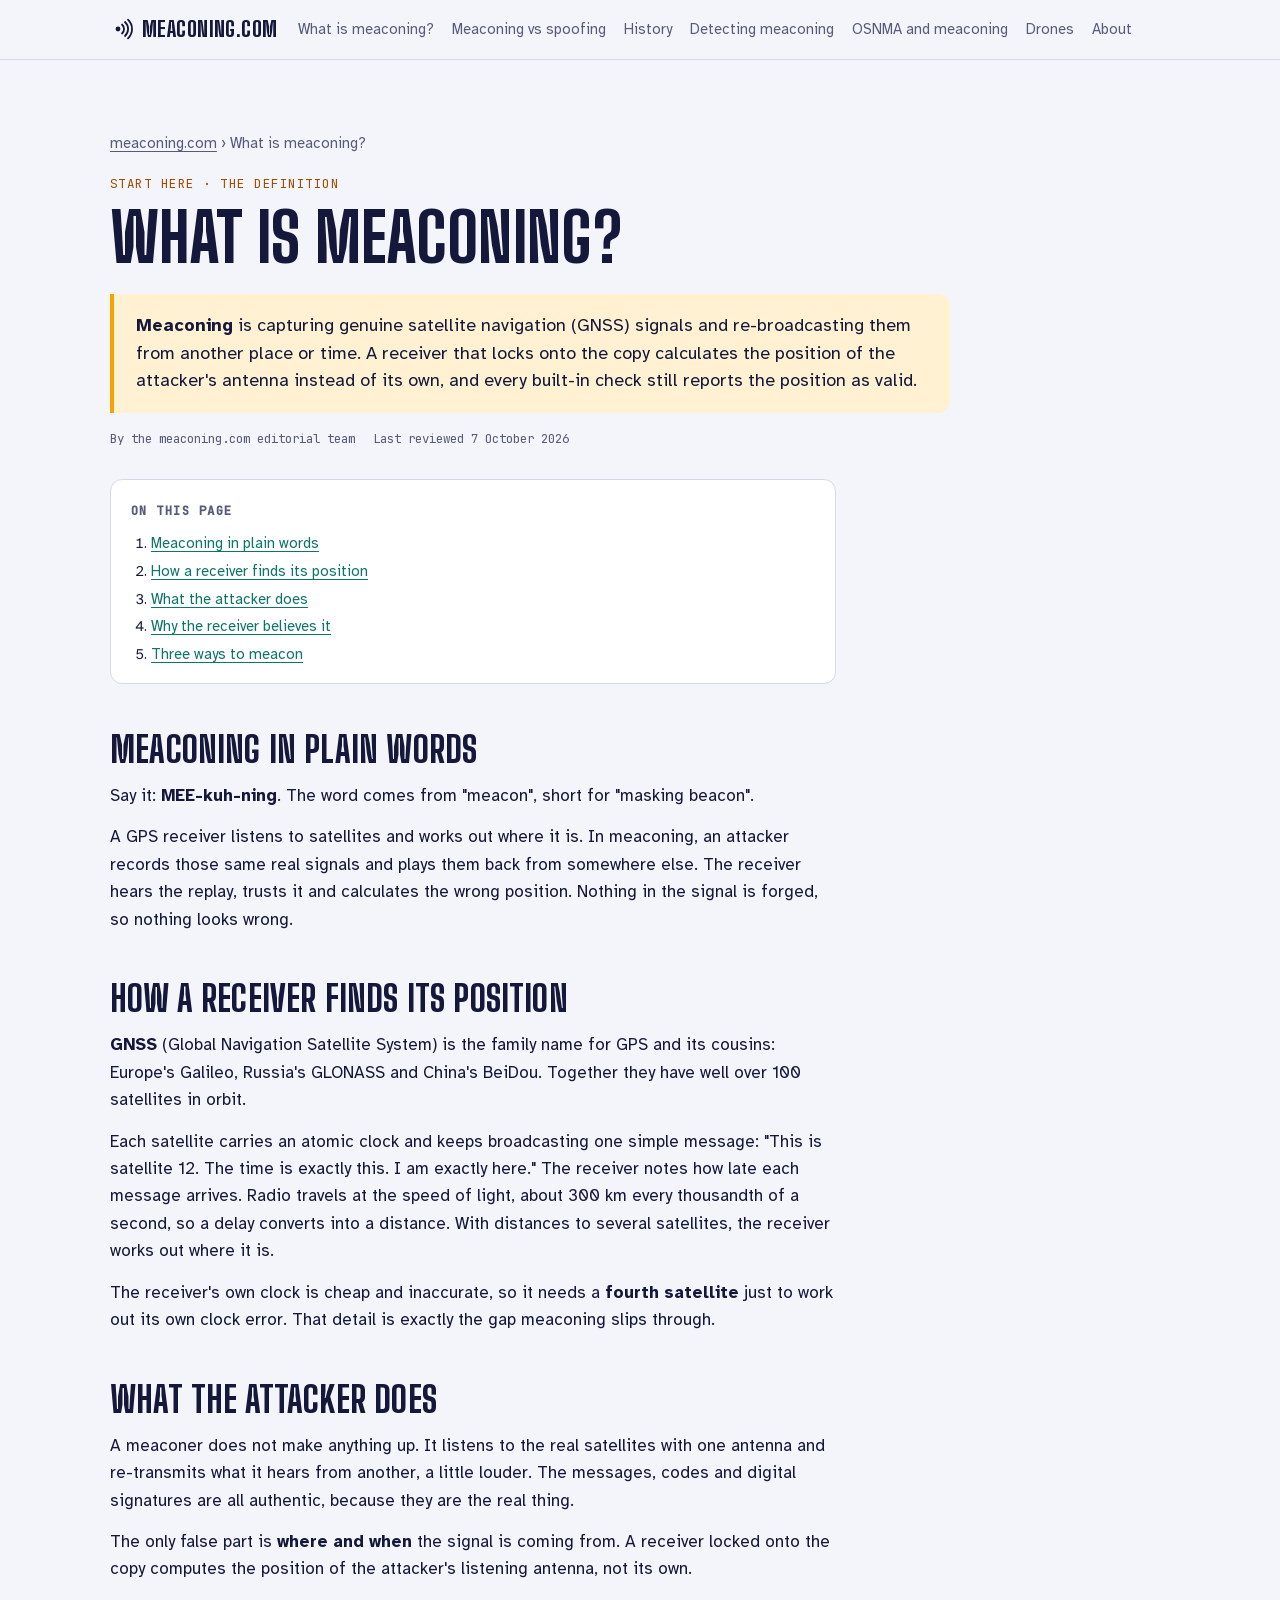
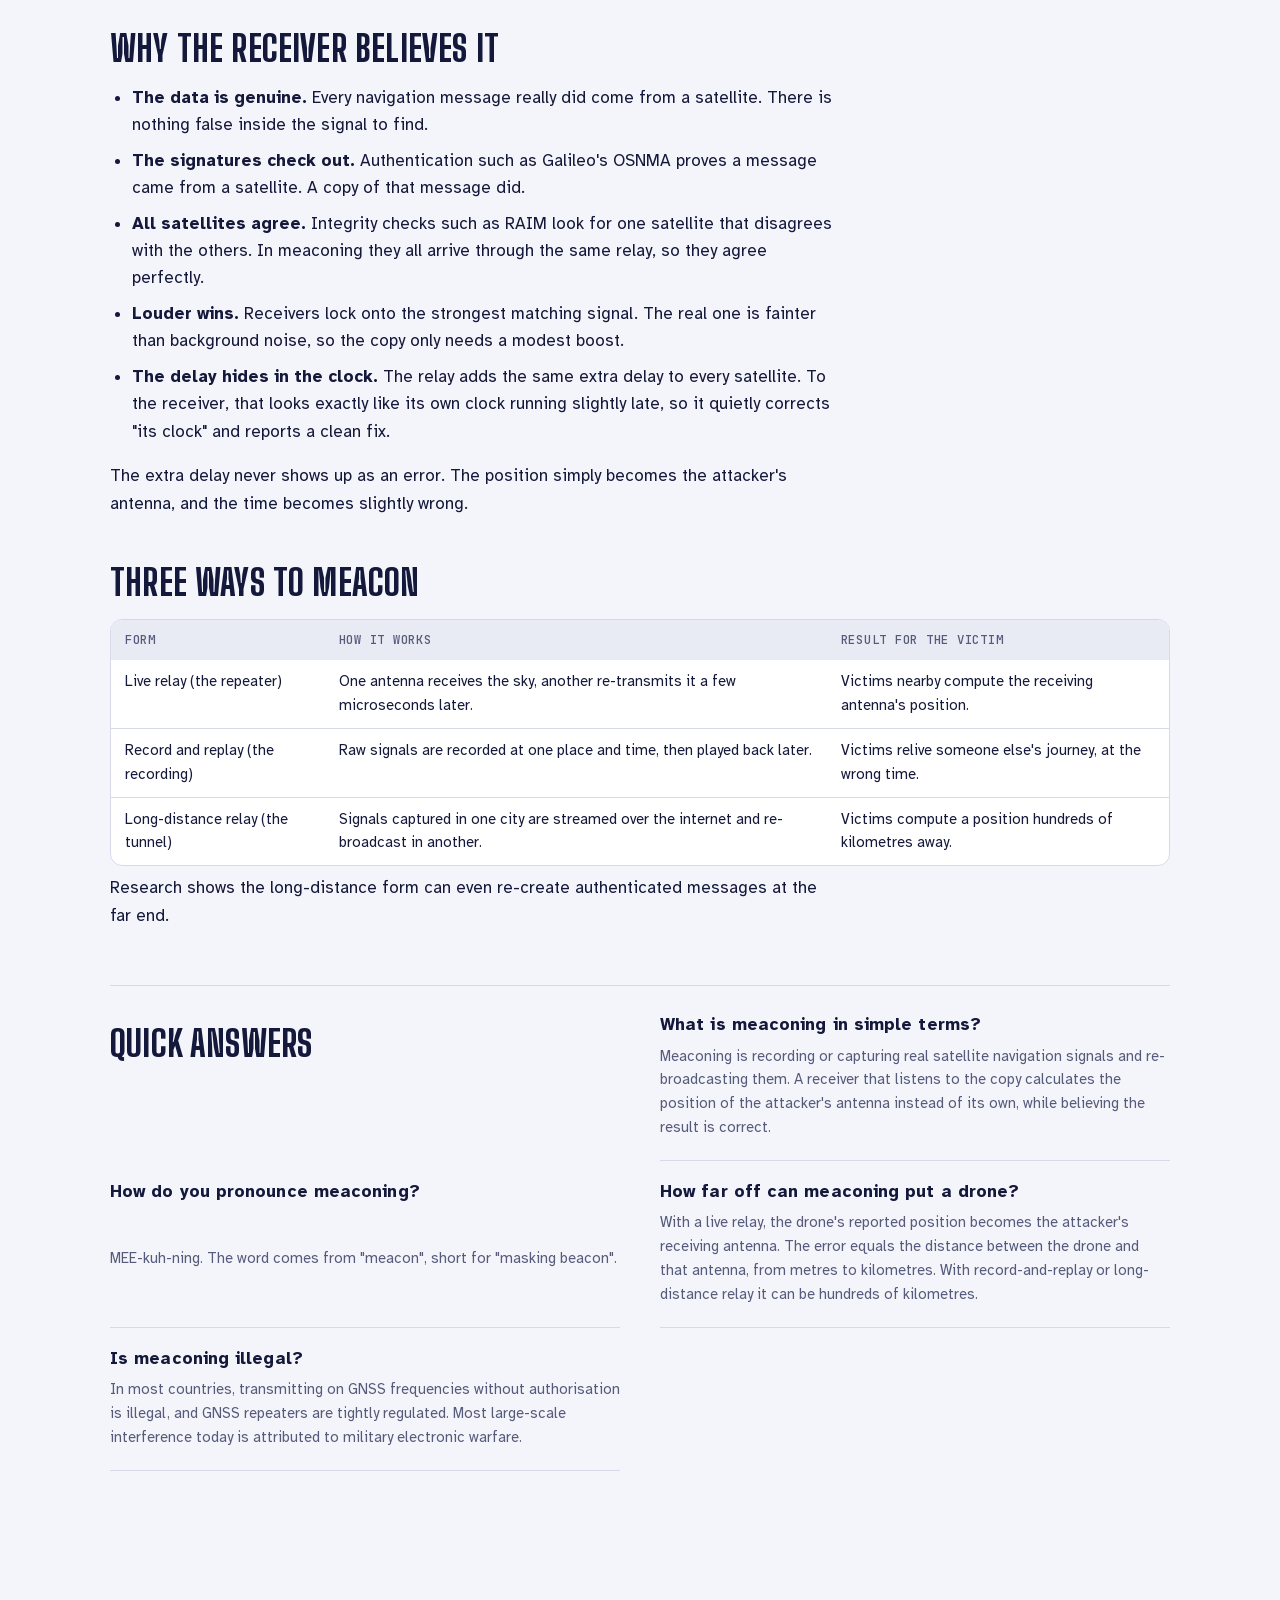
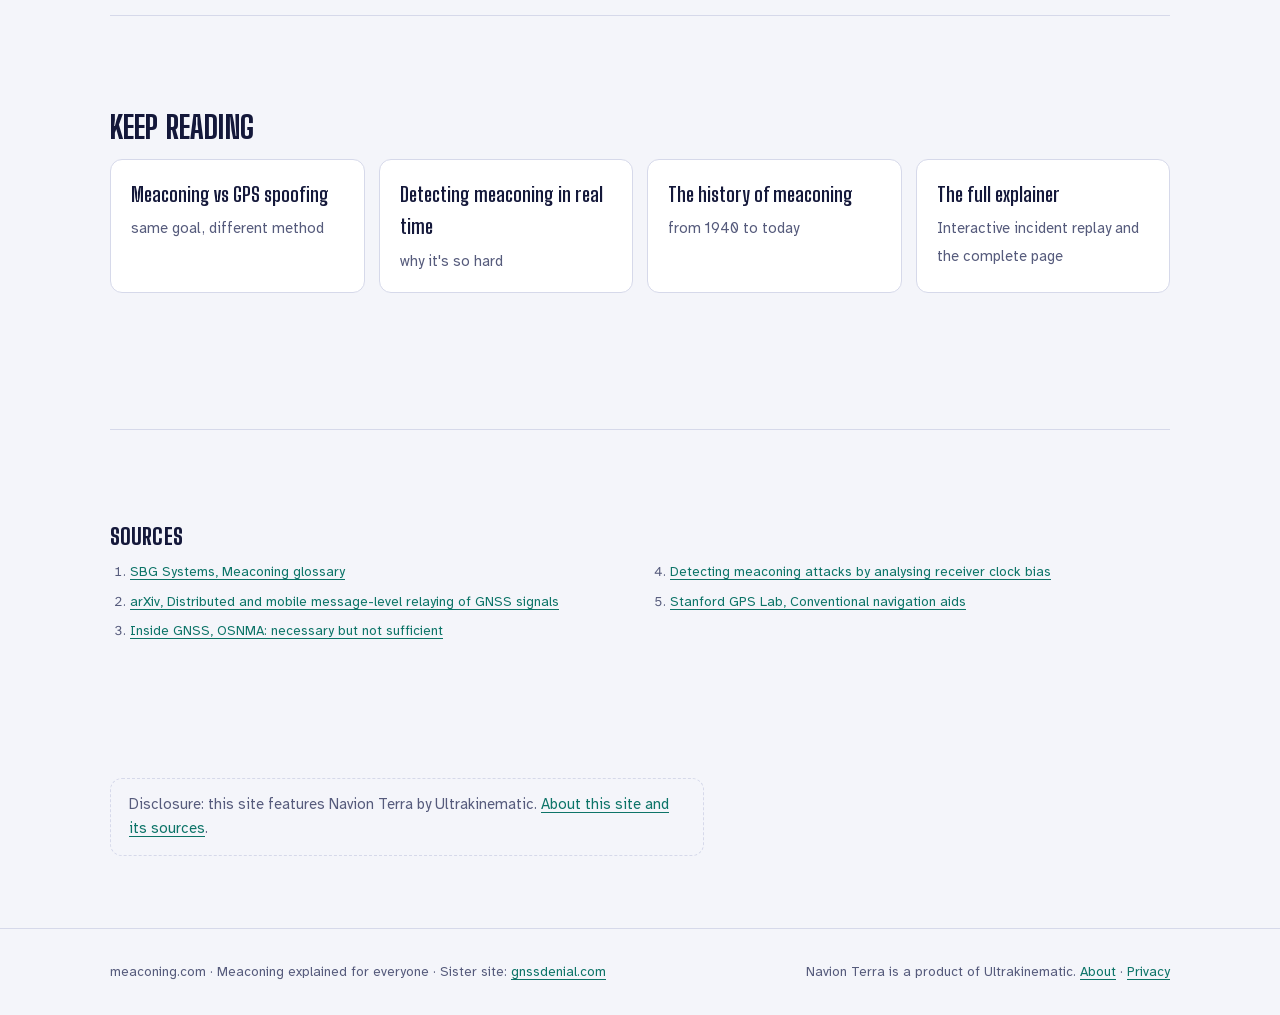
<file: what-is-meaconing/index.html>
<!doctype html>
<html lang="en">
<head>
<meta charset="utf-8">
<meta name="viewport" content="width=device-width, initial-scale=1, viewport-fit=cover">
<title>What Is Meaconing? GNSS Signal Replay Explained Simply</title>
<meta name="description" content="Meaconing is capturing genuine GNSS (GPS) signals and re-broadcasting them so a receiver computes the wrong position. What it is, how it works and why every check says the fix is valid.">
<link rel="canonical" href="https://meaconing.com/what-is-meaconing/">
<meta name="robots" content="index, follow, max-snippet:-1, max-image-preview:large, max-video-preview:-1">
<meta name="author" content="meaconing.com">
<meta name="theme-color" content="#f4f5fa" media="(prefers-color-scheme: light)">
<meta name="theme-color" content="#0c0f2b" media="(prefers-color-scheme: dark)">
<meta property="og:type" content="article">
<meta property="og:site_name" content="meaconing.com">
<meta property="og:title" content="What Is Meaconing? GNSS Signal Replay Explained Simply">
<meta property="og:description" content="Meaconing is capturing genuine GNSS (GPS) signals and re-broadcasting them so a receiver computes the wrong position. What it is, how it works and why every check says the fix is valid.">
<meta property="og:url" content="https://meaconing.com/what-is-meaconing/">
<meta property="og:image" content="https://meaconing.com/og-image.png">
<meta property="og:image:width" content="1200">
<meta property="og:image:height" content="630">
<meta property="og:locale" content="en_US">
<meta property="article:published_time" content="2026-10-07">
<meta property="article:modified_time" content="2026-10-07">
<meta name="twitter:card" content="summary_large_image">
<meta name="twitter:title" content="What Is Meaconing? GNSS Signal Replay Explained Simply">
<meta name="twitter:description" content="Meaconing is capturing genuine GNSS (GPS) signals and re-broadcasting them so a receiver computes the wrong position. What it is, how it works and why every check says the fix is valid.">
<meta name="twitter:image" content="https://meaconing.com/og-image.png">
<link rel="icon" href="/favicon.svg" type="image/svg+xml">
<link rel="icon" href="/favicon-32.png" sizes="32x32" type="image/png">
<link rel="apple-touch-icon" href="/apple-touch-icon.png">
<link rel="manifest" href="/site.webmanifest">
<link rel="alternate" type="text/markdown" title="Markdown version" href="/what-is-meaconing.md">
<script type="application/ld+json">
{
 "@context": "https://schema.org",
 "@graph": [
  {
   "@type": "WebSite",
   "@id": "https://meaconing.com/#website",
   "url": "https://meaconing.com/",
   "name": "meaconing.com",
   "alternateName": "Meaconing explained",
   "inLanguage": "en",
   "publisher": {
    "@id": "https://meaconing.com/#org"
   }
  },
  {
   "@type": "Organization",
   "@id": "https://meaconing.com/#org",
   "name": "meaconing.com",
   "url": "https://meaconing.com/",
   "logo": "https://meaconing.com/icon-512.png",
   "sameAs": [
    "https://gnssdenial.com/"
   ],
   "contactPoint": {
    "@type": "ContactPoint",
    "contactType": "editorial",
    "email": "contact@meaconing.com"
   }
  },
  {
   "@type": "TechArticle",
   "@id": "https://meaconing.com/what-is-meaconing/#article",
   "url": "https://meaconing.com/what-is-meaconing/",
   "mainEntityOfPage": "https://meaconing.com/what-is-meaconing/",
   "headline": "What is meaconing?",
   "name": "What Is Meaconing? GNSS Signal Replay Explained Simply",
   "description": "Meaconing is capturing genuine GNSS (GPS) signals and re-broadcasting them so a receiver computes the wrong position. What it is, how it works and why every check says the fix is valid.",
   "inLanguage": "en",
   "datePublished": "2026-10-07",
   "dateModified": "2026-10-07",
   "image": "https://meaconing.com/og-image.png",
   "author": {
    "@id": "https://meaconing.com/#org"
   },
   "publisher": {
    "@id": "https://meaconing.com/#org"
   },
   "isPartOf": {
    "@id": "https://meaconing.com/#website"
   },
   "breadcrumb": {
    "@id": "https://meaconing.com/what-is-meaconing/#breadcrumb"
   },
   "proficiencyLevel": "Beginner",
   "about": [
    {
     "@type": "Thing",
     "name": "Meaconing",
     "sameAs": [
      "https://en.wikipedia.org/wiki/Meaconing",
      "https://www.wikidata.org/wiki/Q6803124"
     ]
    },
    {
     "@type": "Thing",
     "name": "Satellite navigation (GNSS)",
     "sameAs": [
      "https://en.wikipedia.org/wiki/Satellite_navigation",
      "https://www.wikidata.org/wiki/Q179435"
     ]
    },
    {
     "@type": "Thing",
     "name": "Replay attack",
     "sameAs": [
      "https://en.wikipedia.org/wiki/Replay_attack",
      "https://www.wikidata.org/wiki/Q1756025"
     ]
    }
   ],
   "citation": [
    "https://www.sbg-systems.com/glossary/meaconing/",
    "https://arxiv.org/pdf/2202.11341",
    "https://insidegnss.com/osnma-necessary-but-not-sufficient-for-gnss-security/",
    "https://www.researchgate.net/publication/265008517_Detecting_Meaconing_Attacks_by_Analysing_the_Clock_Bias_of_Gnss_Receivers",
    "https://web.stanford.edu/group/scpnt/gpslab/pubs/books/Chapter3ConventionalNavigation.pdf"
   ],
   "relatedLink": [
    "https://meaconing.com/meaconing-vs-spoofing/",
    "https://meaconing.com/detect-meaconing/",
    "https://meaconing.com/history-of-meaconing/",
    "https://meaconing.com/"
   ],
   "text": "Meaconing is capturing genuine satellite navigation (GNSS) signals and re-broadcasting them from another place or time. A receiver that locks onto the copy calculates the position of the attacker's antenna instead of its own, and every built-in check still reports the position as valid."
  },
  {
   "@type": "BreadcrumbList",
   "@id": "https://meaconing.com/what-is-meaconing/#breadcrumb",
   "itemListElement": [
    {
     "@type": "ListItem",
     "position": 1,
     "name": "meaconing.com",
     "item": "https://meaconing.com/"
    },
    {
     "@type": "ListItem",
     "position": 2,
     "name": "What is meaconing?",
     "item": "https://meaconing.com/what-is-meaconing/"
    }
   ]
  },
  {
   "@type": "FAQPage",
   "@id": "https://meaconing.com/what-is-meaconing/#faq",
   "mainEntity": [
    {
     "@type": "Question",
     "name": "What is meaconing in simple terms?",
     "acceptedAnswer": {
      "@type": "Answer",
      "text": "Meaconing is recording or capturing real satellite navigation signals and re-broadcasting them. A receiver that listens to the copy calculates the position of the attacker's antenna instead of its own, while believing the result is correct."
     }
    },
    {
     "@type": "Question",
     "name": "How do you pronounce meaconing?",
     "acceptedAnswer": {
      "@type": "Answer",
      "text": "MEE-kuh-ning. The word comes from \"meacon\", short for \"masking beacon\"."
     }
    },
    {
     "@type": "Question",
     "name": "How far off can meaconing put a drone?",
     "acceptedAnswer": {
      "@type": "Answer",
      "text": "With a live relay, the drone's reported position becomes the attacker's receiving antenna. The error equals the distance between the drone and that antenna, from metres to kilometres. With record-and-replay or long-distance relay it can be hundreds of kilometres."
     }
    },
    {
     "@type": "Question",
     "name": "Is meaconing illegal?",
     "acceptedAnswer": {
      "@type": "Answer",
      "text": "In most countries, transmitting on GNSS frequencies without authorisation is illegal, and GNSS repeaters are tightly regulated. Most large-scale interference today is attributed to military electronic warfare."
     }
    }
   ]
  }
 ]
}
</script>
<style>:root{padding-top:env(safe-area-inset-top,0px);padding-bottom:env(safe-area-inset-bottom,0px)}body{margin:0}img{max-width:100%}[hidden]{display:none!important}</style>
<link rel="preload" href="/fonts/big-shoulders-display-800-latin.woff2" as="font" type="font/woff2" crossorigin>
<link rel="preload" href="/fonts/atkinson-hyperlegible-400-latin.woff2" as="font" type="font/woff2" crossorigin>
<link rel="stylesheet" href="/fonts/fonts.css">
<style>
/* Layout: a night-sky field guide. One reading column for beginners, widened for diagrams and tables; signal-yellow marks the echo (the attack), teal marks independent navigation. */
:root{
  --bg:#f4f5fa; --surface:#ffffff; --sunk:#e9ebf4; --ink:#14183a; --muted:#565b7c; --line:#d6d9ea;
  --echo:#a14b00; --echo-fill:#f5a300; --echo-soft:#fff1d1; --safe:#0d7468; --safe-soft:#d8f1ec; --ok:#1d7a3a;
  --band:#14183a; --band-ink:#ffc23d; --band-muted:#b9bddb;
  --f-display:"Big Shoulders Display","Arial Narrow","Roboto Condensed",sans-serif;
  --f-body:"Atkinson Hyperlegible",system-ui,-apple-system,"Segoe UI",sans-serif;
  --f-mono:"JetBrains Mono",ui-monospace,Menlo,monospace;
  --t-xs:.78rem; --t-sm:.92rem; --t-md:1.06rem; --t-lg:1.4rem; --t-xl:clamp(2rem,4.4vw,3rem); --t-hero:clamp(2.4rem,5.2vw,4.3rem);
  --r:12px;
}
@media (prefers-color-scheme: dark){:root:not([data-theme="light"]){
  --bg:#0c0f2b; --surface:#141943; --sunk:#10143a; --ink:#eceefd; --muted:#a4a9cc; --line:#272d5e;
  --echo:#ffc23d; --echo-fill:#ffc23d; --echo-soft:#33290f; --safe:#3ad6c0; --safe-soft:#123b3c; --ok:#5ad08a;
  --band:#05071c; --band-ink:#ffc23d; --band-muted:#9da2c8; color-scheme:dark}}
:root[data-theme="dark"]{
  --bg:#0c0f2b; --surface:#141943; --sunk:#10143a; --ink:#eceefd; --muted:#a4a9cc; --line:#272d5e;
  --echo:#ffc23d; --echo-fill:#ffc23d; --echo-soft:#33290f; --safe:#3ad6c0; --safe-soft:#123b3c; --ok:#5ad08a;
  --band:#05071c; --band-ink:#ffc23d; --band-muted:#9da2c8; color-scheme:dark}

*{box-sizing:border-box}
html{scroll-behavior:smooth}
@media (prefers-reduced-motion: reduce){html{scroll-behavior:auto}}
body{background:var(--bg);color:var(--ink);font-family:var(--f-body);font-size:var(--t-md);line-height:1.62}
a{color:var(--safe);text-underline-offset:3px}
a:focus-visible,button:focus-visible,input:focus-visible{outline:2px solid var(--echo);outline-offset:3px;border-radius:4px}
.wrap{max-width:1140px;margin:0 auto;padding-inline:clamp(16px,4vw,40px)}
h1,h2,h3{font-family:var(--f-display);line-height:1.02;text-wrap:balance;margin:0;font-weight:800;letter-spacing:.005em}
h2{font-size:var(--t-xl);text-transform:uppercase}
h3{font-size:var(--t-lg);font-weight:700}
p{margin:0}
.lede{color:var(--muted);max-width:64ch}
.eyebrow{font-family:var(--f-mono);font-size:var(--t-xs);letter-spacing:.12em;text-transform:uppercase;color:var(--echo)}
.eyebrow.safe{color:var(--safe)}
.tab{font-variant-numeric:tabular-nums}
.sechead{display:grid;gap:14px;margin-bottom:36px;max-width:820px}
section{padding-block:clamp(56px,8vw,96px)}
section+section{border-top:1px solid var(--line)}
.prose{display:grid;gap:14px;max-width:66ch}

/* nav */
.nav{position:sticky;top:env(safe-area-inset-top,0px);z-index:30;background:color-mix(in srgb,var(--bg) 90%,transparent);backdrop-filter:blur(8px);border-bottom:1px solid var(--line)}
.nav .wrap{display:flex;align-items:center;gap:20px;padding-block:12px}
.brand{font-family:var(--f-display);font-weight:800;font-size:1.35rem;letter-spacing:.02em;color:var(--ink);text-decoration:none;display:flex;gap:8px;align-items:center;white-space:nowrap}
.navlinks{display:flex;gap:18px;overflow-x:auto;scrollbar-width:none;min-width:0;font-size:var(--t-sm)}
.navlinks::-webkit-scrollbar{display:none}
.navlinks a{color:var(--muted);text-decoration:none;white-space:nowrap}
.navlinks a:hover{color:var(--ink)}

/* hero */
.hero{padding-block:clamp(36px,6vw,72px)}
.hero-grid>*{min-width:0}
.hero-grid{display:grid;grid-template-columns:minmax(0,.95fr) minmax(0,1.05fr);gap:clamp(24px,4vw,56px);align-items:start}
.pron{font-family:var(--f-mono);font-size:var(--t-sm);color:var(--muted);margin-top:16px}
.pron b{color:var(--ink);font-weight:500}
.hero h1{font-size:var(--t-hero);text-transform:uppercase;margin-top:10px}
.hero h1 span{color:var(--echo)}
.hero .lede{margin-top:20px;font-size:1.12rem}
.cta{display:flex;flex-wrap:wrap;gap:12px;margin-top:26px}
.btn{display:inline-flex;align-items:center;gap:8px;padding:11px 18px;border-radius:999px;font-weight:700;font-size:var(--t-sm);text-decoration:none;border:1.5px solid var(--ink);color:var(--ink);background:transparent;cursor:pointer;font-family:var(--f-body)}
.btn.primary{background:var(--ink);color:var(--bg)}

/* incident replay */
.replay{background:var(--surface);border:1px solid var(--line);border-radius:16px;overflow:hidden;margin:0}
.replay-top{display:flex;justify-content:space-between;align-items:center;gap:12px;padding:12px 14px;border-bottom:1px solid var(--line);background:var(--sunk)}
.replay-top b{font-family:var(--f-mono);font-size:var(--t-xs);letter-spacing:.1em;text-transform:uppercase;font-weight:500}
.clock{font-family:var(--f-mono);font-size:var(--t-xs);color:var(--muted);font-variant-numeric:tabular-nums}
canvas#rp{display:block;width:100%;aspect-ratio:16/9;max-width:100%}
.ctrl{display:flex;align-items:center;gap:12px;padding:10px 14px;border-top:1px solid var(--line)}
.ctrl button{flex:none;width:38px;height:38px;border-radius:50%;border:1.5px solid var(--ink);background:var(--surface);color:var(--ink);cursor:pointer;display:grid;place-items:center}
.ctrl input{flex:1;min-width:0;accent-color:var(--echo-fill)}
.phases{display:grid;grid-template-columns:repeat(4,minmax(0,1fr));border-top:1px solid var(--line)}
.ph{padding:10px 12px;font-size:.8rem;color:var(--muted);border-left:1px solid var(--line);min-width:0}
.ph:first-child{border-left:0}
.ph b{display:block;font-family:var(--f-mono);font-size:.68rem;letter-spacing:.08em;text-transform:uppercase;font-weight:500;margin-bottom:2px}
.ph.on{background:var(--echo-soft);color:var(--ink)}
.ph.on b{color:var(--echo)}
.phase-cap{padding:12px 14px;border-top:1px solid var(--line);font-size:var(--t-sm);min-height:4.4em}
.panels{display:grid;grid-template-columns:1fr 1fr;border-top:1px solid var(--line)}
.pn{padding:12px 14px;min-width:0;display:grid;gap:6px;align-content:start}
.pn+.pn{border-left:1px solid var(--line)}
.pn .hd{font-family:var(--f-mono);font-size:.68rem;letter-spacing:.08em;text-transform:uppercase;color:var(--muted);display:flex;gap:6px;align-items:center}
.sw{width:10px;height:10px;border-radius:50%;display:inline-block;flex:none}
.pn .big{font-family:var(--f-display);font-size:1.9rem;font-weight:800;line-height:1;font-variant-numeric:tabular-nums}
.checks{display:grid;gap:2px;font-size:.78rem}
.checks div{display:flex;justify-content:space-between;gap:8px}
.checks span:last-child{font-family:var(--f-mono);color:var(--ok);white-space:nowrap}
.checks span.warn{color:var(--echo)}

/* banner */
.band{background:var(--band);color:var(--band-ink);padding-block:clamp(48px,8vw,88px);border:0}
.band h2{font-size:clamp(2.6rem,8.5vw,6.4rem);line-height:.92;text-transform:uppercase;max-width:14ch}
.band h2 em{font-style:normal;display:block;color:var(--band-muted)}
.band-stats{display:grid;grid-template-columns:repeat(4,minmax(0,1fr));gap:24px;margin-top:44px;border-top:1px solid color-mix(in srgb,var(--band-ink) 30%,transparent);padding-top:28px}
.band-stats div{min-width:0;display:grid;gap:6px;align-content:start}
.band-stats .n{font-family:var(--f-display);font-size:clamp(2.2rem,4.6vw,3.4rem);font-weight:800;line-height:1;font-variant-numeric:tabular-nums}
.band-stats p{color:var(--band-muted);font-size:var(--t-sm)}
.band-stats small{font-family:var(--f-mono);font-size:.7rem;color:var(--band-muted);opacity:.8}

/* basics */
.basics{display:grid;grid-template-columns:minmax(0,1fr) minmax(0,1fr);gap:clamp(24px,4vw,56px);align-items:center}
.figure{background:var(--surface);border:1px solid var(--line);border-radius:16px;padding:14px;overflow-x:auto}
.figure svg{display:block;width:100%;height:auto;min-width:440px}
.t-ink{fill:var(--ink)} .t-mut{fill:var(--muted)} .t-echo{fill:var(--echo)} .t-safe{fill:var(--safe)}
.s-ink{stroke:var(--ink)} .s-mut{stroke:var(--muted)} .s-line{stroke:var(--line)} .s-echo{stroke:var(--echo-fill)} .s-safe{stroke:var(--safe)}
.svgt{font-family:var(--f-mono);font-size:11px}
.keyfacts{display:grid;grid-template-columns:repeat(3,minmax(0,1fr));gap:1px;background:var(--line);border:1px solid var(--line);border-radius:var(--r);overflow:hidden;margin-top:36px}
.keyfacts div{background:var(--surface);padding:18px;display:grid;gap:4px;align-content:start}
.keyfacts b{font-family:var(--f-display);font-size:1.7rem;line-height:1;font-variant-numeric:tabular-nums}
.keyfacts p{font-size:var(--t-sm);color:var(--muted)}

/* threats overview */
.tgrid{display:grid;grid-template-columns:repeat(4,minmax(0,1fr));gap:14px}
.tc{background:var(--surface);border:1px solid var(--line);border-radius:var(--r);padding:18px;display:grid;gap:8px;align-content:start;min-width:0}
.tc.me{border:2px solid var(--echo-fill);background:var(--echo-soft)}
.tc h3{font-size:1.45rem;text-transform:uppercase}
.tc p{font-size:var(--t-sm)}
.tc .like{color:var(--muted);font-style:italic;font-size:.86rem}
.notice{font-family:var(--f-mono);font-size:.7rem;letter-spacing:.06em;text-transform:uppercase;display:inline-flex;gap:6px;align-items:center;color:var(--muted)}
.notice i{width:8px;height:8px;border-radius:50%}
.n-yes i{background:var(--ok)} .n-maybe i{background:var(--muted)} .n-no i{background:var(--echo-fill)}
.sister{margin-top:22px;font-size:var(--t-sm);color:var(--muted)}

/* deep dive */
.part{padding-top:clamp(40px,6vw,64px);margin-top:clamp(40px,6vw,64px);border-top:1px dashed var(--line)}
.part:first-of-type{border-top:0;margin-top:0;padding-top:0}
.split{display:grid;grid-template-columns:minmax(0,1fr) minmax(0,1fr);gap:clamp(24px,4vw,56px);align-items:start}
.tablebox{overflow-x:auto;background:var(--surface);border:1px solid var(--line);border-radius:var(--r)}
table{border-collapse:collapse;width:100%;font-size:var(--t-sm)}
th,td{padding:12px 14px;text-align:left;border-bottom:1px solid var(--line);vertical-align:top}
tr:last-child th,tr:last-child td{border-bottom:0}
thead th{font-family:var(--f-mono);font-size:.7rem;letter-spacing:.08em;text-transform:uppercase;color:var(--muted);font-weight:500;background:var(--sunk)}
tbody th{font-weight:700}
.col-me{background:var(--echo-soft)}
.forms{display:grid;grid-template-columns:repeat(3,minmax(0,1fr));gap:14px}
.form{border-top:3px solid var(--echo-fill);background:var(--surface);border-radius:0 0 var(--r) var(--r);padding:18px;display:grid;gap:8px;align-content:start;min-width:0;border-left:1px solid var(--line);border-right:1px solid var(--line);border-bottom:1px solid var(--line)}
.form h3{font-size:1.3rem}
.form p{font-size:var(--t-sm);color:var(--muted)}
.form .res{font-size:var(--t-sm);color:var(--ink)}
.reasons{display:grid;grid-template-columns:repeat(2,minmax(0,1fr));gap:14px}
.reason{background:var(--surface);border:1px solid var(--line);border-radius:var(--r);padding:18px;display:grid;gap:6px;min-width:0}
.reason h3{font-size:1.2rem}
.reason p{font-size:var(--t-sm);color:var(--muted)}
.reason.wide{grid-column:1/-1;display:grid;grid-template-columns:minmax(0,1fr) minmax(0,1fr);gap:20px;align-items:center}
.reason.wide>div{display:grid;gap:6px;min-width:0}
.mini{overflow-x:auto}
.mini svg{display:block;width:100%;height:auto;min-width:320px}
.timeline{list-style:none;padding:0;margin:0;display:grid;border-left:2px solid var(--line);margin-left:8px}
.timeline li{display:grid;grid-template-columns:96px minmax(0,1fr);gap:16px;padding:0 0 22px 22px;position:relative}
.timeline li::before{content:"";position:absolute;left:-8px;top:4px;width:14px;height:14px;border-radius:50%;background:var(--bg);border:2px solid var(--echo-fill)}
.timeline li:last-child{padding-bottom:0}
.timeline time{font-family:var(--f-mono);font-size:var(--t-xs);color:var(--echo);padding-top:2px}
.timeline b{display:block}
.timeline p{font-size:var(--t-sm);color:var(--muted)}
.gs{background:var(--surface);border:1px solid var(--line);border-radius:var(--r);padding:16px;display:grid;gap:10px;font-size:var(--t-sm);align-content:start}
.gs .hd{font-family:var(--f-mono);font-size:.7rem;letter-spacing:.08em;text-transform:uppercase;color:var(--muted)}
.gs .row{display:flex;justify-content:space-between;gap:10px;border-bottom:1px solid var(--line);padding-bottom:6px}
.gs .row:last-child{border-bottom:0}
.gs .row span:last-child{font-family:var(--f-mono);color:var(--ok)}
.gs .truth{border-radius:8px;background:var(--echo-soft);padding:10px 12px}
.verdict{display:inline-flex;align-items:center;gap:6px;font-weight:700;white-space:nowrap}
.verdict i{width:10px;height:10px;border-radius:50%;flex:none}
.v-no i{background:var(--echo-fill)} .v-some i{background:var(--muted)} .v-yes i{background:var(--safe)}
.v-no{color:var(--echo)} .v-yes{color:var(--safe)}
.tells{display:grid;grid-template-columns:repeat(3,minmax(0,1fr));gap:14px}
.tell{border-top:2px solid var(--ink);padding-top:12px;font-size:var(--t-sm);display:grid;gap:4px;align-content:start}
.tell b{font-size:1rem}
.tell p{color:var(--muted)}

/* crewed vs autonomous */
.fleet{display:grid;grid-template-columns:repeat(4,minmax(0,1fr));gap:1px;background:var(--line);border:1px solid var(--line);border-radius:var(--r);overflow:hidden}
.fleet div{background:var(--surface);padding:16px;display:grid;gap:4px;align-content:start;min-width:0}
.fleet b{font-family:var(--f-display);font-size:1.2rem;text-transform:uppercase}
.fleet p{font-size:.85rem;color:var(--muted)}
.toolkit{display:grid;grid-template-columns:repeat(3,minmax(0,1fr));gap:18px;margin-top:28px}
.toolkit div{display:grid;gap:4px;align-content:start;font-size:var(--t-sm)}
.toolkit b{font-size:1.02rem}
.toolkit p{color:var(--muted)}
.question{margin-block:clamp(48px,7vw,80px) 28px;font-family:var(--f-display);font-size:clamp(2.2rem,6vw,4.2rem);font-weight:800;text-transform:uppercase;line-height:.95;max-width:16ch}
.question span{color:var(--echo)}
.vs th:nth-child(2),.vs td:nth-child(2){width:38%}
.vs td:nth-child(3){background:var(--echo-soft)}
.vs thead th:nth-child(3){background:var(--echo-soft);color:var(--echo)}

/* classes ladder */
.ladder{display:grid;grid-template-columns:repeat(5,minmax(0,1fr));gap:10px;align-items:end}
.rung{background:var(--surface);border:1px solid var(--line);border-radius:var(--r);padding:16px;display:grid;gap:6px;align-content:start;min-width:0}
.rung .cls{font-family:var(--f-mono);font-size:.7rem;letter-spacing:.08em;text-transform:uppercase;color:var(--muted)}
.rung b{font-family:var(--f-display);font-size:1.35rem;text-transform:uppercase;line-height:1}
.rung .w{font-family:var(--f-mono);font-size:.82rem}
.rung p{font-size:.84rem;color:var(--muted)}
.rung .bar{height:6px;border-radius:3px;background:var(--echo-fill)}
.cover{margin-top:14px;display:flex;align-items:center;gap:12px;font-size:var(--t-sm);font-weight:700;color:var(--safe)}
.cover::before{content:"";flex:1;height:10px;border-radius:5px;background:var(--safe);order:2}
.cover span{order:1;white-space:nowrap}
.cover em{order:3;font-style:normal;white-space:nowrap}

/* navion */
.navion{background:var(--surface)}
.nv-hero{display:grid;grid-template-columns:minmax(0,1.1fr) minmax(0,1fr);gap:clamp(24px,4vw,56px);align-items:end}
.nv-hero h2{font-size:clamp(2.2rem,5.5vw,3.8rem)}
.nv-hero h2 span{color:var(--safe)}
.tags{display:flex;flex-wrap:wrap;gap:8px;margin-top:18px}
.tags span{font-family:var(--f-mono);font-size:.72rem;letter-spacing:.08em;text-transform:uppercase;padding:6px 10px;border-radius:999px;border:1px solid var(--safe);color:var(--safe)}
.qcompare{display:grid;grid-template-columns:1fr 1fr;gap:14px;margin-top:40px}
.qbox{border-radius:var(--r);padding:20px;display:grid;gap:8px;align-content:start;min-width:0}
.qbox.old{background:var(--echo-soft)}
.qbox.new{background:var(--safe-soft)}
.qbox .hd{font-family:var(--f-mono);font-size:.7rem;letter-spacing:.08em;text-transform:uppercase;color:var(--muted)}
.qbox q{font-family:var(--f-display);font-size:1.7rem;font-weight:700;line-height:1.05;quotes:"“" "”"}
.qbox p{font-size:var(--t-sm)}
.stages{list-style:none;padding:0;margin:40px 0 0;display:grid;grid-template-columns:repeat(4,minmax(0,1fr));gap:18px;counter-reset:st}
.stages li{display:grid;gap:6px;align-content:start;min-width:0;border-top:3px solid var(--safe);padding-top:12px;font-size:var(--t-sm)}
.stages li::before{counter-increment:st;content:"Step " counter(st);font-family:var(--f-mono);font-size:.7rem;letter-spacing:.08em;text-transform:uppercase;color:var(--safe)}
.stages b{font-family:var(--f-display);font-size:1.35rem;text-transform:uppercase}
.stages p{color:var(--muted)}
.refs{display:grid;grid-template-columns:repeat(3,minmax(0,1fr));gap:12px;margin-top:40px}
.ref{border:1px solid var(--line);border-radius:10px;padding:14px;display:grid;gap:4px;background:var(--bg);min-width:0}
.ref code{font-family:var(--f-mono);font-size:.74rem;color:var(--safe);font-weight:500}
.ref b{font-size:.98rem}
.ref p{font-size:.84rem;color:var(--muted)}
.ref.gn code{color:var(--echo)}
.specs{margin-top:40px;display:grid;grid-template-columns:repeat(4,minmax(0,1fr));gap:1px;background:var(--line);border:1px solid var(--line);border-radius:var(--r);overflow:hidden}
.specs div{background:var(--bg);padding:14px 16px;display:grid;gap:2px}
.specs span{font-family:var(--f-mono);font-size:.68rem;letter-spacing:.08em;text-transform:uppercase;color:var(--muted)}
.specs b{font-size:1.02rem}
.contact{margin-top:40px;display:flex;flex-wrap:wrap;gap:16px 28px;align-items:center;justify-content:space-between;padding:26px;border-radius:16px;background:var(--band);color:var(--band-ink)}
.contact h3{font-size:1.8rem;text-transform:uppercase}
.contact p{color:var(--band-muted);font-size:var(--t-sm);margin-top:4px}
.mail{display:flex;gap:8px;align-items:center;flex-wrap:wrap}
.mail code{font-family:var(--f-mono);font-size:var(--t-sm);padding:9px 12px;border-radius:8px;background:color-mix(in srgb,var(--band-ink) 14%,transparent);user-select:all}
.mail button,.mail a{font-family:var(--f-body);font-size:var(--t-sm);font-weight:700;padding:9px 14px;border-radius:999px;border:1px solid var(--band-ink);cursor:pointer;text-decoration:none}
.mail button{background:var(--band-ink);color:var(--band)}
.mail a{background:transparent;color:var(--band-ink)}

/* faq + glossary */
.faq{display:grid;grid-template-columns:repeat(2,minmax(0,1fr));gap:0 40px;border-top:1px solid var(--line)}
.qa{padding-block:20px;border-bottom:1px solid var(--line);display:grid;gap:8px;min-width:0}
.qa h3{font-family:var(--f-body);font-size:1.08rem;font-weight:700;line-height:1.3}
.qa p{font-size:var(--t-sm);color:var(--muted)}
.gloss{display:grid;grid-template-columns:repeat(3,minmax(0,1fr));gap:1px;background:var(--line);border:1px solid var(--line);border-radius:var(--r);overflow:hidden;margin:0}
.gloss div{background:var(--surface);padding:14px 16px;min-width:0}
.gloss dt{font-weight:700}
.gloss dt abbr{text-decoration:none;color:var(--echo);font-family:var(--f-mono);font-size:.8rem;margin-left:6px}
.gloss dd{margin:4px 0 0;font-size:.86rem;color:var(--muted)}
.sources ol{columns:2;column-gap:40px;font-size:.84rem;color:var(--muted);padding-left:20px;margin:0}
.sources li{break-inside:avoid;margin-bottom:8px}
.foot{font-size:.8rem;color:var(--muted);margin-top:12px;max-width:80ch}
footer{padding-block:32px;font-size:.84rem;color:var(--muted);border-top:1px solid var(--line)}
footer .wrap{display:flex;flex-wrap:wrap;gap:12px;justify-content:space-between}

@media (max-width:960px){
  .hero-grid,.basics,.split,.nv-hero{grid-template-columns:1fr}
  .tgrid,.fleet,.specs,.band-stats{grid-template-columns:1fr 1fr}
  .forms,.refs,.toolkit,.tells{grid-template-columns:1fr 1fr}
  .ladder{grid-template-columns:repeat(3,minmax(0,1fr))}
  .stages{grid-template-columns:1fr 1fr}
  .faq{grid-template-columns:1fr}
  .gloss{grid-template-columns:1fr 1fr}
  .reason.wide{grid-template-columns:1fr}
  .sources ol{columns:1}
}
@media (max-width:600px){
  .tgrid,.forms,.refs,.toolkit,.tells,.reasons,.qcompare,.stages,.gloss,.keyfacts{grid-template-columns:1fr}
  .ladder{grid-template-columns:1fr 1fr}
  .phases{grid-template-columns:1fr 1fr}
  .ph:nth-child(3){border-left:0}
  .ph:nth-child(n+3){border-top:1px solid var(--line)}
  .timeline li{grid-template-columns:1fr;gap:2px}
  .panels{grid-template-columns:1fr}
  .pn+.pn{border-left:0;border-top:1px solid var(--line)}
}

.gcards{display:grid;grid-template-columns:repeat(auto-fit,minmax(250px,1fr));gap:14px}
.gcard{display:block;padding:18px 20px;border:1px solid var(--line);border-radius:var(--r);background:var(--surface);text-decoration:none;color:var(--ink)}
.gcard:hover{border-color:var(--echo-fill)}
.gcard b{display:block;font-family:var(--f-display);font-size:1.3rem;font-weight:700;margin-bottom:6px}
.gcard span{font-size:var(--t-sm);color:var(--muted)}
</style>

<style>
.crumbs{font-size:var(--t-sm);color:var(--muted);margin-bottom:18px}
.crumbs a{color:var(--muted)}
.art{padding-block:clamp(36px,6vw,72px)}
.art h1{font-size:var(--t-hero);text-transform:uppercase;margin:10px 0 22px;max-width:18ch}
.answer{border-left:4px solid var(--echo-fill);background:var(--echo-soft);padding:18px 22px;border-radius:0 var(--r) var(--r) 0;max-width:70ch;font-size:1.12rem;line-height:1.55}
.meta{font-family:var(--f-mono);font-size:var(--t-xs);color:var(--muted);margin-top:16px;display:flex;flex-wrap:wrap;gap:6px 18px}
.toc{margin:30px 0 0;padding:16px 20px;border:1px solid var(--line);border-radius:var(--r);background:var(--surface);max-width:66ch}
.toc b{font-family:var(--f-mono);font-size:var(--t-xs);letter-spacing:.12em;text-transform:uppercase;color:var(--muted)}
.toc ol{margin:8px 0 0;padding-left:20px;display:grid;gap:4px;font-size:var(--t-sm)}
.body>*{max-width:66ch}
.body>.tbl{max-width:none}
.body h2{font-size:clamp(1.6rem,3vw,2.2rem);margin:48px 0 14px;scroll-margin-top:80px}
.body ul,.body ol{padding-left:22px;display:grid;gap:8px}
.body p{margin:0 0 14px}
.tbl{overflow-x:auto;margin:18px 0 8px;border:1px solid var(--line);border-radius:var(--r);background:var(--surface)}
.tbl table{min-width:560px}
.tbl th,.tbl td{padding:10px 14px;text-align:left;border-bottom:1px solid var(--line);vertical-align:top}
.tbl th{background:var(--sunk);font-family:var(--f-mono);font-size:var(--t-xs);letter-spacing:.06em;text-transform:uppercase;color:var(--muted)}
.tbl tr:last-child td{border-bottom:0}
.faq{margin-top:56px;padding-top:8px;border-top:1px solid var(--line)}
.faq h2{font-size:clamp(1.6rem,3vw,2.2rem);margin:32px 0 10px}
.keep{margin-top:48px}
.keep h2{font-size:clamp(1.4rem,2.6vw,1.9rem);margin-bottom:16px}
.cards{display:grid;grid-template-columns:repeat(auto-fit,minmax(230px,1fr));gap:14px}
.card{display:block;padding:18px 20px;border:1px solid var(--line);border-radius:var(--r);background:var(--surface);text-decoration:none;color:var(--ink)}
.card:hover{border-color:var(--echo-fill)}
.card b{display:block;font-family:var(--f-display);font-size:1.25rem;font-weight:700;margin-bottom:4px}
.card span{font-size:var(--t-sm);color:var(--muted)}
.disc{margin-top:40px;padding:14px 18px;border:1px dashed var(--line);border-radius:var(--r);font-size:var(--t-sm);color:var(--muted);max-width:66ch}
.src{margin-top:40px}
.src h2{font-size:1.4rem;margin-bottom:12px}
.src ol{columns:2;column-gap:40px;font-size:.84rem;color:var(--muted);padding-left:20px;margin:0}
.src li{break-inside:avoid;margin-bottom:8px}
@media (max-width:720px){.src ol{columns:1}}
</style>
</head>
<body>
<nav class="nav" aria-label="Guides">
  <div class="wrap">
    <a class="brand" href="/"><svg width="24" height="24" viewBox="0 0 24 24" fill="none" aria-hidden="true"><circle cx="8" cy="12" r="2.4" fill="currentColor"/><path d="M12 7.5a6 6 0 0 1 0 9M15 5a9.5 9.5 0 0 1 0 14M18 2.6a13 13 0 0 1 0 18.8" stroke="currentColor" stroke-width="1.8" stroke-linecap="round"/></svg>MEACONING.COM</a>
    <div class="navlinks">
      <a href="/what-is-meaconing/">What is meaconing?</a>
      <a href="/meaconing-vs-spoofing/">Meaconing vs spoofing</a>
      <a href="/history-of-meaconing/">History</a>
      <a href="/detect-meaconing/">Detecting meaconing</a>
      <a href="/osnma-and-meaconing/">OSNMA and meaconing</a>
      <a href="/meaconing-and-drones/">Drones</a>
      <a href="/about/">About</a>
    </div>
  </div>
</nav>
<main>
<article class="art">
  <div class="wrap">
    <p class="crumbs"><a href="/">meaconing.com</a> › What is meaconing?</p>
    <p class="eyebrow">Start here · the definition</p>
    <h1>What is meaconing?</h1>
    <p class="answer"><strong>Meaconing</strong> is capturing genuine satellite navigation (GNSS) signals and re-broadcasting them from another place or time. A receiver that locks onto the copy calculates the position of the attacker's antenna instead of its own, and every built-in check still reports the position as valid.</p>
    <p class="meta"><span>By the meaconing.com editorial team</span><span>Last reviewed <time datetime="2026-10-07">7 October 2026</time></span></p>
    <nav class="toc" aria-label="On this page"><b>On this page</b><ol><li><a href="#meaconing-in-plain-words">Meaconing in plain words</a></li><li><a href="#how-a-receiver-finds-its-position">How a receiver finds its position</a></li><li><a href="#what-the-attacker-does">What the attacker does</a></li><li><a href="#why-the-receiver-believes-it">Why the receiver believes it</a></li><li><a href="#three-ways-to-meacon">Three ways to meacon</a></li></ol></nav>
    <div class="body">
<h2 id="meaconing-in-plain-words">Meaconing in plain words</h2>
<p>Say it: <strong>MEE-kuh-ning</strong>. The word comes from "meacon", short for "masking beacon".</p>
<p>A GPS receiver listens to satellites and works out where it is. In meaconing, an attacker records those same real signals and plays them back from somewhere else. The receiver hears the replay, trusts it and calculates the wrong position. Nothing in the signal is forged, so nothing looks wrong.</p>
<h2 id="how-a-receiver-finds-its-position">How a receiver finds its position</h2>
<p><strong>GNSS</strong> (Global Navigation Satellite System) is the family name for GPS and its cousins: Europe's Galileo, Russia's GLONASS and China's BeiDou. Together they have well over 100 satellites in orbit.</p>
<p>Each satellite carries an atomic clock and keeps broadcasting one simple message: "This is satellite 12. The time is exactly this. I am exactly here." The receiver notes how late each message arrives. Radio travels at the speed of light, about 300 km every thousandth of a second, so a delay converts into a distance. With distances to several satellites, the receiver works out where it is.</p>
<p>The receiver's own clock is cheap and inaccurate, so it needs a <strong>fourth satellite</strong> just to work out its own clock error. That detail is exactly the gap meaconing slips through.</p>
<h2 id="what-the-attacker-does">What the attacker does</h2>
<p>A meaconer does not make anything up. It listens to the real satellites with one antenna and re-transmits what it hears from another, a little louder. The messages, codes and digital signatures are all authentic, because they are the real thing.</p>
<p>The only false part is <strong>where and when</strong> the signal is coming from. A receiver locked onto the copy computes the position of the attacker's listening antenna, not its own.</p>
<h2 id="why-the-receiver-believes-it">Why the receiver believes it</h2>
<ul><li><strong>The data is genuine.</strong> Every navigation message really did come from a satellite. There is nothing false inside the signal to find.</li><li><strong>The signatures check out.</strong> Authentication such as Galileo's OSNMA proves a message came from a satellite. A copy of that message did.</li><li><strong>All satellites agree.</strong> Integrity checks such as RAIM look for one satellite that disagrees with the others. In meaconing they all arrive through the same relay, so they agree perfectly.</li><li><strong>Louder wins.</strong> Receivers lock onto the strongest matching signal. The real one is fainter than background noise, so the copy only needs a modest boost.</li><li><strong>The delay hides in the clock.</strong> The relay adds the same extra delay to every satellite. To the receiver, that looks exactly like its own clock running slightly late, so it quietly corrects "its clock" and reports a clean fix.</li></ul>
<p>The extra delay never shows up as an error. The position simply becomes the attacker's antenna, and the time becomes slightly wrong.</p>
<h2 id="three-ways-to-meacon">Three ways to meacon</h2>
<div class="tbl"><table><thead><tr><th scope="col">Form</th><th scope="col">How it works</th><th scope="col">Result for the victim</th></tr></thead><tbody><tr><td>Live relay (the repeater)</td><td>One antenna receives the sky, another re-transmits it a few microseconds later.</td><td>Victims nearby compute the receiving antenna's position.</td></tr><tr><td>Record and replay (the recording)</td><td>Raw signals are recorded at one place and time, then played back later.</td><td>Victims relive someone else's journey, at the wrong time.</td></tr><tr><td>Long-distance relay (the tunnel)</td><td>Signals captured in one city are streamed over the internet and re-broadcast in another.</td><td>Victims compute a position hundreds of kilometres away.</td></tr></tbody></table></div>
<p>Research shows the long-distance form can even re-create authenticated messages at the far end.</p>
    </div>
    <section class="faq" aria-labelledby="h-faq"><h2 id="h-faq">Quick answers</h2><article class="qa"><h3>What is meaconing in simple terms?</h3><p>Meaconing is recording or capturing real satellite navigation signals and re-broadcasting them. A receiver that listens to the copy calculates the position of the attacker's antenna instead of its own, while believing the result is correct.</p></article><article class="qa"><h3>How do you pronounce meaconing?</h3><p>MEE-kuh-ning. The word comes from "meacon", short for "masking beacon".</p></article><article class="qa"><h3>How far off can meaconing put a drone?</h3><p>With a live relay, the drone's reported position becomes the attacker's receiving antenna. The error equals the distance between the drone and that antenna, from metres to kilometres. With record-and-replay or long-distance relay it can be hundreds of kilometres.</p></article><article class="qa"><h3>Is meaconing illegal?</h3><p>In most countries, transmitting on GNSS frequencies without authorisation is illegal, and GNSS repeaters are tightly regulated. Most large-scale interference today is attributed to military electronic warfare.</p></article></section>
    <section class="keep" aria-labelledby="h-keep"><h2 id="h-keep">Keep reading</h2><div class="cards"><a class="card" href="/meaconing-vs-spoofing/"><b>Meaconing vs GPS spoofing</b><span>same goal, different method</span></a><a class="card" href="/detect-meaconing/"><b>Detecting meaconing in real time</b><span>why it's so hard</span></a><a class="card" href="/history-of-meaconing/"><b>The history of meaconing</b><span>from 1940 to today</span></a><a class="card" href="/"><b>The full explainer</b><span>Interactive incident replay and the complete page</span></a></div></section><section class="src" aria-labelledby="h-src"><h2 id="h-src">Sources</h2><ol><li><a href="https://www.sbg-systems.com/glossary/meaconing/" target="_blank" rel="noopener">SBG Systems, Meaconing glossary</a></li><li><a href="https://arxiv.org/pdf/2202.11341" target="_blank" rel="noopener">arXiv, Distributed and mobile message-level relaying of GNSS signals</a></li><li><a href="https://insidegnss.com/osnma-necessary-but-not-sufficient-for-gnss-security/" target="_blank" rel="noopener">Inside GNSS, OSNMA: necessary but not sufficient</a></li><li><a href="https://www.researchgate.net/publication/265008517_Detecting_Meaconing_Attacks_by_Analysing_the_Clock_Bias_of_Gnss_Receivers" target="_blank" rel="noopener">Detecting meaconing attacks by analysing receiver clock bias</a></li><li><a href="https://web.stanford.edu/group/scpnt/gpslab/pubs/books/Chapter3ConventionalNavigation.pdf" target="_blank" rel="noopener">Stanford GPS Lab, Conventional navigation aids</a></li></ol></section><p class="disc">Disclosure: this site features Navion Terra by Ultrakinematic. <a href="/about/">About this site and its sources</a>.</p>
  </div>
</article>
</main>
<footer>
  <div class="wrap">
    <span>meaconing.com · Meaconing explained for everyone · Sister site: <a href="https://gnssdenial.com">gnssdenial.com</a></span>
    <span>Navion Terra is a product of Ultrakinematic. <a href="/about/">About</a> · <a href="/privacy/">Privacy</a></span>
  </div>
</footer>
</body>
</html>
</file>
<file: fonts/fonts.css>
@font-face { font-family: 'Atkinson Hyperlegible'; font-style: italic; font-weight: 400; font-display: swap; src: url(/fonts/atkinson-hyperlegible-400-italic-latin-ext.woff2) format('woff2'); unicode-range: U+0100-02BA, U+02BD-02C5, U+02C7-02CC, U+02CE-02D7, U+02DD-02FF, U+0304, U+0308, U+0329, U+1D00-1DBF, U+1E00-1E9F, U+1EF2-1EFF, U+2020, U+20A0-20AB, U+20AD-20C4, U+2113, U+2C60-2C7F, U+A720-A7FF; }
@font-face { font-family: 'Atkinson Hyperlegible'; font-style: italic; font-weight: 400; font-display: swap; src: url(/fonts/atkinson-hyperlegible-400-italic-latin.woff2) format('woff2'); unicode-range: U+0000-00FF, U+0131, U+0152-0153, U+02BB-02BC, U+02C6, U+02DA, U+02DC, U+0304, U+0308, U+0329, U+2000-206F, U+20AC, U+2122, U+2191, U+2193, U+2212, U+2215, U+FEFF, U+FFFD; }
@font-face { font-family: 'Atkinson Hyperlegible'; font-style: normal; font-weight: 400; font-display: swap; src: url(/fonts/atkinson-hyperlegible-400-latin-ext.woff2) format('woff2'); unicode-range: U+0100-02BA, U+02BD-02C5, U+02C7-02CC, U+02CE-02D7, U+02DD-02FF, U+0304, U+0308, U+0329, U+1D00-1DBF, U+1E00-1E9F, U+1EF2-1EFF, U+2020, U+20A0-20AB, U+20AD-20C4, U+2113, U+2C60-2C7F, U+A720-A7FF; }
@font-face { font-family: 'Atkinson Hyperlegible'; font-style: normal; font-weight: 400; font-display: swap; src: url(/fonts/atkinson-hyperlegible-400-latin.woff2) format('woff2'); unicode-range: U+0000-00FF, U+0131, U+0152-0153, U+02BB-02BC, U+02C6, U+02DA, U+02DC, U+0304, U+0308, U+0329, U+2000-206F, U+20AC, U+2122, U+2191, U+2193, U+2212, U+2215, U+FEFF, U+FFFD; }
@font-face { font-family: 'Atkinson Hyperlegible'; font-style: normal; font-weight: 700; font-display: swap; src: url(/fonts/atkinson-hyperlegible-700-latin-ext.woff2) format('woff2'); unicode-range: U+0100-02BA, U+02BD-02C5, U+02C7-02CC, U+02CE-02D7, U+02DD-02FF, U+0304, U+0308, U+0329, U+1D00-1DBF, U+1E00-1E9F, U+1EF2-1EFF, U+2020, U+20A0-20AB, U+20AD-20C4, U+2113, U+2C60-2C7F, U+A720-A7FF; }
@font-face { font-family: 'Atkinson Hyperlegible'; font-style: normal; font-weight: 700; font-display: swap; src: url(/fonts/atkinson-hyperlegible-700-latin.woff2) format('woff2'); unicode-range: U+0000-00FF, U+0131, U+0152-0153, U+02BB-02BC, U+02C6, U+02DA, U+02DC, U+0304, U+0308, U+0329, U+2000-206F, U+20AC, U+2122, U+2191, U+2193, U+2212, U+2215, U+FEFF, U+FFFD; }
@font-face { font-family: 'Big Shoulders Display'; font-style: normal; font-weight: 700; font-display: swap; src: url(/fonts/big-shoulders-display-700-latin-ext.woff2) format('woff2'); unicode-range: U+0100-02BA, U+02BD-02C5, U+02C7-02CC, U+02CE-02D7, U+02DD-02FF, U+0304, U+0308, U+0329, U+1D00-1DBF, U+1E00-1E9F, U+1EF2-1EFF, U+2020, U+20A0-20AB, U+20AD-20C4, U+2113, U+2C60-2C7F, U+A720-A7FF; }
@font-face { font-family: 'Big Shoulders Display'; font-style: normal; font-weight: 700; font-display: swap; src: url(/fonts/big-shoulders-display-700-latin.woff2) format('woff2'); unicode-range: U+0000-00FF, U+0131, U+0152-0153, U+02BB-02BC, U+02C6, U+02DA, U+02DC, U+0304, U+0308, U+0329, U+2000-206F, U+20AC, U+2122, U+2191, U+2193, U+2212, U+2215, U+FEFF, U+FFFD; }
@font-face { font-family: 'Big Shoulders Display'; font-style: normal; font-weight: 800; font-display: swap; src: url(/fonts/big-shoulders-display-800-latin-ext.woff2) format('woff2'); unicode-range: U+0100-02BA, U+02BD-02C5, U+02C7-02CC, U+02CE-02D7, U+02DD-02FF, U+0304, U+0308, U+0329, U+1D00-1DBF, U+1E00-1E9F, U+1EF2-1EFF, U+2020, U+20A0-20AB, U+20AD-20C4, U+2113, U+2C60-2C7F, U+A720-A7FF; }
@font-face { font-family: 'Big Shoulders Display'; font-style: normal; font-weight: 800; font-display: swap; src: url(/fonts/big-shoulders-display-800-latin.woff2) format('woff2'); unicode-range: U+0000-00FF, U+0131, U+0152-0153, U+02BB-02BC, U+02C6, U+02DA, U+02DC, U+0304, U+0308, U+0329, U+2000-206F, U+20AC, U+2122, U+2191, U+2193, U+2212, U+2215, U+FEFF, U+FFFD; }
@font-face { font-family: 'JetBrains Mono'; font-style: normal; font-weight: 400; font-display: swap; src: url(/fonts/jetbrains-mono-400-latin-ext.woff2) format('woff2'); unicode-range: U+0100-02BA, U+02BD-02C5, U+02C7-02CC, U+02CE-02D7, U+02DD-02FF, U+0304, U+0308, U+0329, U+1D00-1DBF, U+1E00-1E9F, U+1EF2-1EFF, U+2020, U+20A0-20AB, U+20AD-20C4, U+2113, U+2C60-2C7F, U+A720-A7FF; }
@font-face { font-family: 'JetBrains Mono'; font-style: normal; font-weight: 400; font-display: swap; src: url(/fonts/jetbrains-mono-400-latin.woff2) format('woff2'); unicode-range: U+0000-00FF, U+0131, U+0152-0153, U+02BB-02BC, U+02C6, U+02DA, U+02DC, U+0304, U+0308, U+0329, U+2000-206F, U+20AC, U+2122, U+2191, U+2193, U+2212, U+2215, U+FEFF, U+FFFD; }
@font-face { font-family: 'JetBrains Mono'; font-style: normal; font-weight: 500; font-display: swap; src: url(/fonts/jetbrains-mono-500-latin-ext.woff2) format('woff2'); unicode-range: U+0100-02BA, U+02BD-02C5, U+02C7-02CC, U+02CE-02D7, U+02DD-02FF, U+0304, U+0308, U+0329, U+1D00-1DBF, U+1E00-1E9F, U+1EF2-1EFF, U+2020, U+20A0-20AB, U+20AD-20C4, U+2113, U+2C60-2C7F, U+A720-A7FF; }
@font-face { font-family: 'JetBrains Mono'; font-style: normal; font-weight: 500; font-display: swap; src: url(/fonts/jetbrains-mono-500-latin.woff2) format('woff2'); unicode-range: U+0000-00FF, U+0131, U+0152-0153, U+02BB-02BC, U+02C6, U+02DA, U+02DC, U+0304, U+0308, U+0329, U+2000-206F, U+20AC, U+2122, U+2191, U+2193, U+2212, U+2215, U+FEFF, U+FFFD; }
</file>
